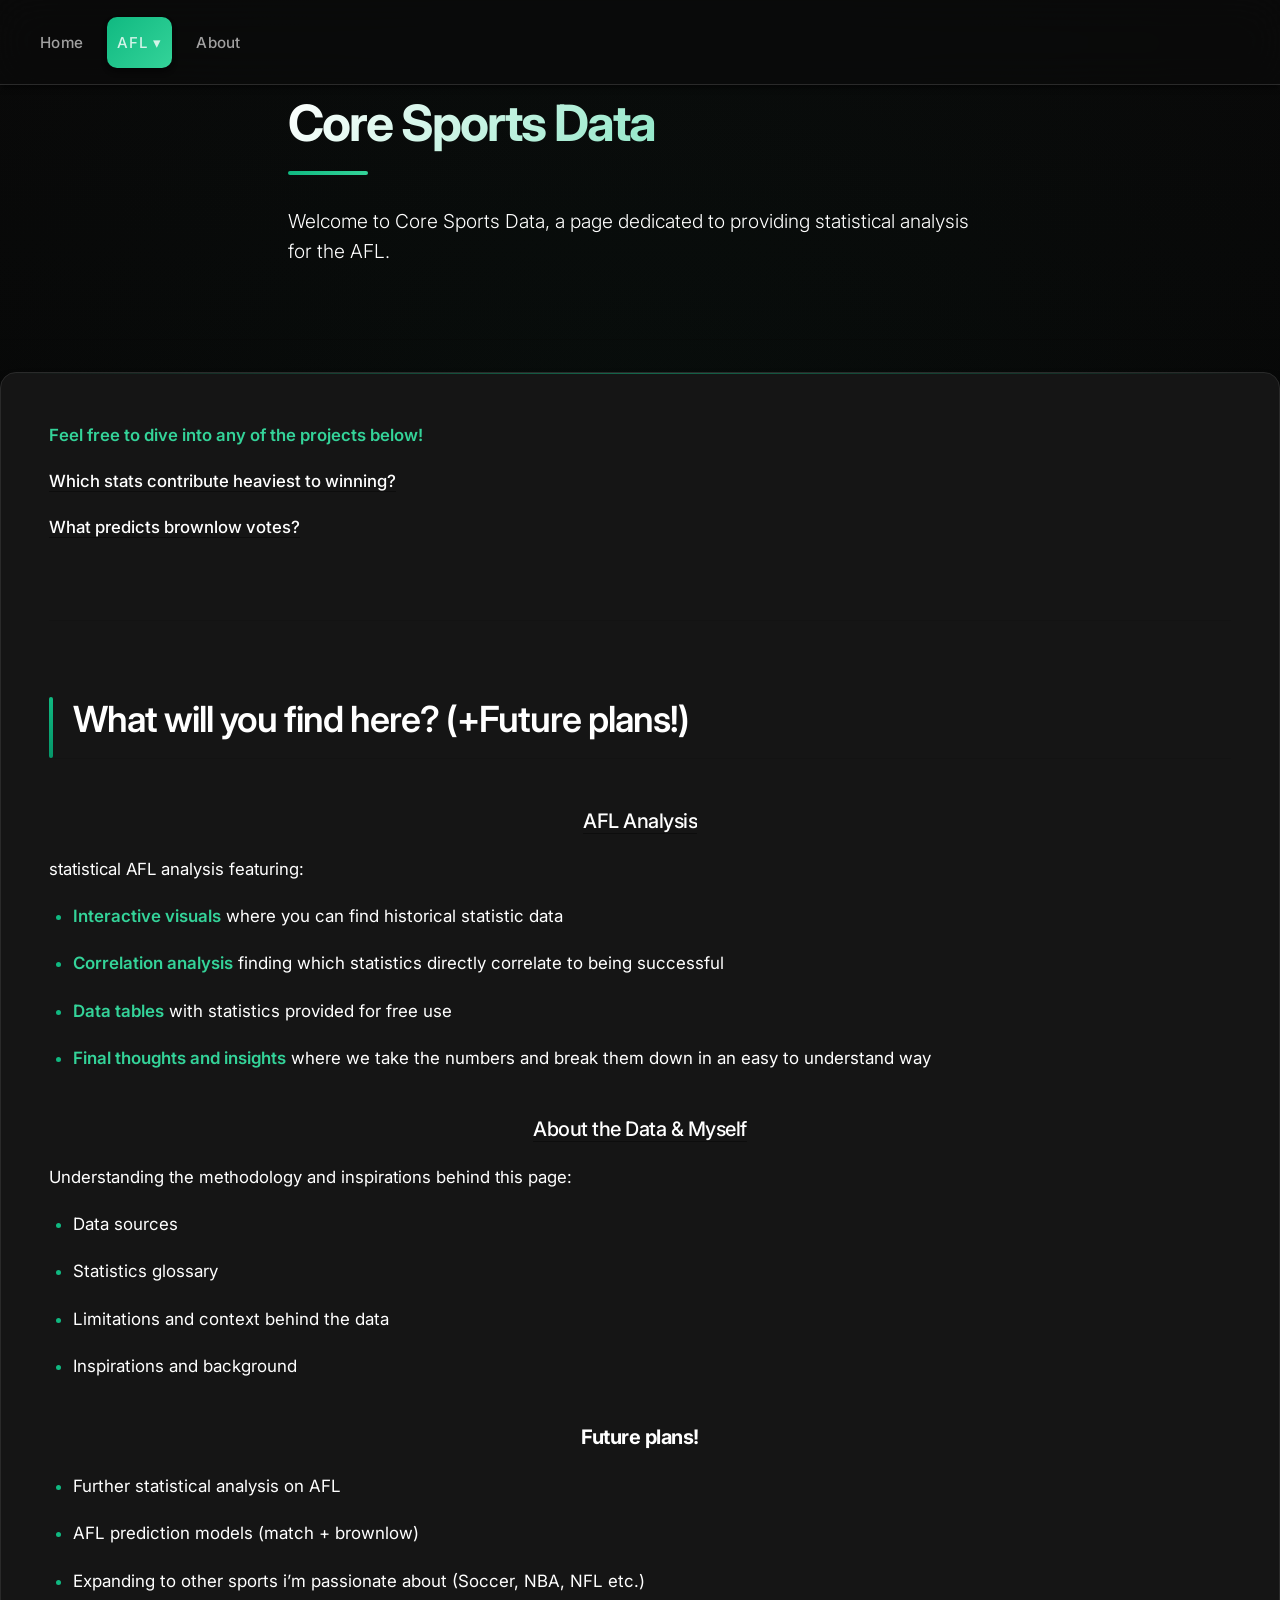
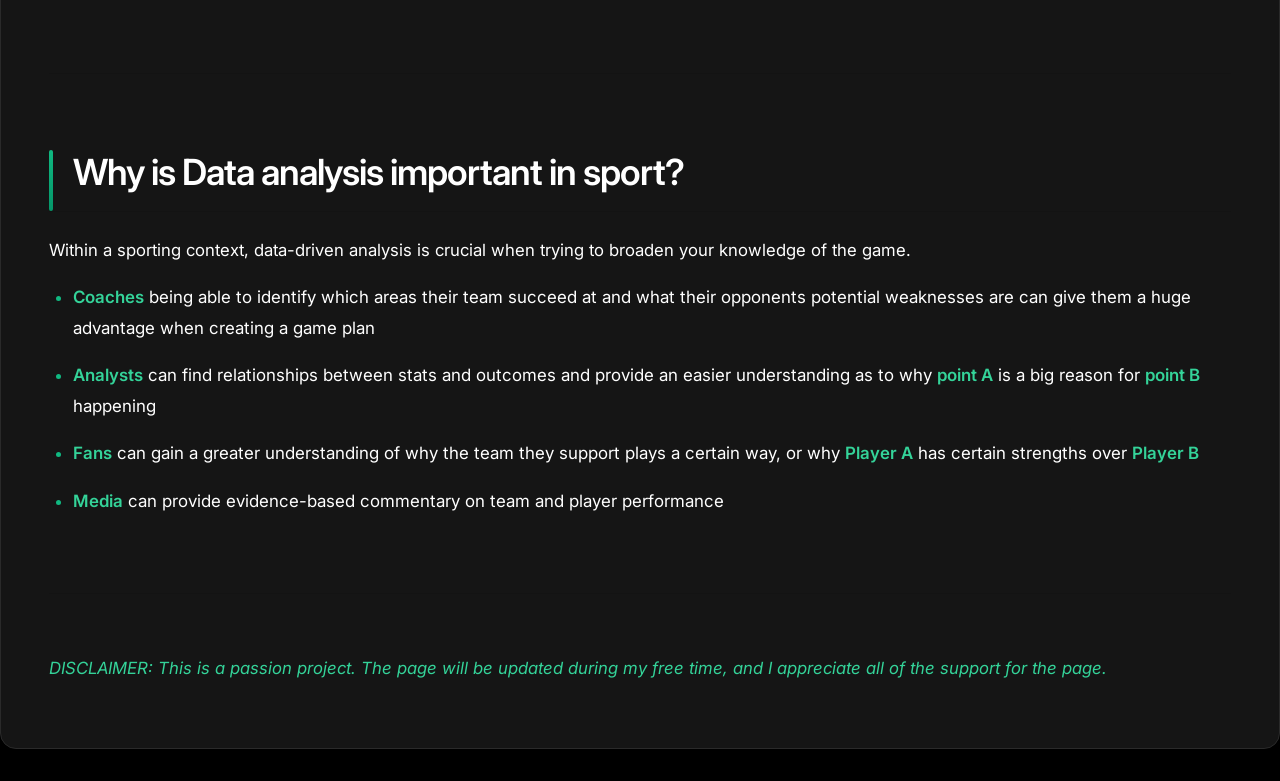
<file: docs/index.html>
<!DOCTYPE html>

<html xmlns="http://www.w3.org/1999/xhtml" lang="" xml:lang="">

<head>
  <meta charset="utf-8"/>
  <meta name="viewport" content="width=device-width, initial-scale=1"/>
  <meta http-equiv="X-UA-Compatible" content="IE=Edge,chrome=1"/>
  <meta name="generator" content="distill" />

  <style type="text/css">
  /* Hide doc at startup (prevent jankiness while JS renders/transforms) */
  body {
    visibility: hidden;
  }
  </style>

 <!--radix_placeholder_import_source-->
 <!--/radix_placeholder_import_source-->

<style type="text/css">code{white-space: pre;}</style>
<style type="text/css" data-origin="pandoc">
html { -webkit-text-size-adjust: 100%; }
pre > code.sourceCode { white-space: pre; position: relative; }
pre > code.sourceCode > span { display: inline-block; line-height: 1.25; }
pre > code.sourceCode > span:empty { height: 1.2em; }
.sourceCode { overflow: visible; }
code.sourceCode > span { color: inherit; text-decoration: inherit; }
div.sourceCode { margin: 1em 0; }
pre.sourceCode { margin: 0; }
@media screen {
div.sourceCode { overflow: auto; }
}
@media print {
pre > code.sourceCode { white-space: pre-wrap; }
pre > code.sourceCode > span { text-indent: -5em; padding-left: 5em; }
}
pre.numberSource code
  { counter-reset: source-line 0; }
pre.numberSource code > span
  { position: relative; left: -4em; counter-increment: source-line; }
pre.numberSource code > span > a:first-child::before
  { content: counter(source-line);
    position: relative; left: -1em; text-align: right; vertical-align: baseline;
    border: none; display: inline-block;
    -webkit-touch-callout: none; -webkit-user-select: none;
    -khtml-user-select: none; -moz-user-select: none;
    -ms-user-select: none; user-select: none;
    padding: 0 4px; width: 4em;
    color: #aaaaaa;
  }
pre.numberSource { margin-left: 3em; border-left: 1px solid #aaaaaa;  padding-left: 4px; }
div.sourceCode
  { color: #00769e; background-color: #f1f3f5; }
@media screen {
pre > code.sourceCode > span > a:first-child::before { text-decoration: underline; }
}
code span { color: #00769e; } /* Normal */
code span.al { color: #ad0000; } /* Alert */
code span.an { color: #5e5e5e; } /* Annotation */
code span.at { color: #657422; } /* Attribute */
code span.bn { color: #ad0000; } /* BaseN */
code span.bu { } /* BuiltIn */
code span.cf { color: #00769e; } /* ControlFlow */
code span.ch { color: #20794d; } /* Char */
code span.cn { color: #8f5902; } /* Constant */
code span.co { color: #5e5e5e; } /* Comment */
code span.cv { color: #5e5e5e; font-style: italic; } /* CommentVar */
code span.do { color: #5e5e5e; font-style: italic; } /* Documentation */
code span.dt { color: #ad0000; } /* DataType */
code span.dv { color: #ad0000; } /* DecVal */
code span.er { color: #ad0000; } /* Error */
code span.ex { } /* Extension */
code span.fl { color: #ad0000; } /* Float */
code span.fu { color: #4758ab; } /* Function */
code span.im { } /* Import */
code span.in { color: #5e5e5e; } /* Information */
code span.kw { color: #00769e; } /* Keyword */
code span.op { color: #5e5e5e; } /* Operator */
code span.ot { color: #00769e; } /* Other */
code span.pp { color: #ad0000; } /* Preprocessor */
code span.sc { color: #5e5e5e; } /* SpecialChar */
code span.ss { color: #20794d; } /* SpecialString */
code span.st { color: #20794d; } /* String */
code span.va { color: #111111; } /* Variable */
code span.vs { color: #20794d; } /* VerbatimString */
code span.wa { color: #5e5e5e; font-style: italic; } /* Warning */
</style>


  <!--radix_placeholder_meta_tags-->
  <title>Core Sports Data</title>

  <meta property="description" itemprop="description" content="Welcome to Core Sports Data, a page dedicated to providing statistical analysis for the AFL."/>



  <!--  https://developers.facebook.com/docs/sharing/webmasters#markup -->
  <meta property="og:title" content="Core Sports Data"/>
  <meta property="og:type" content="article"/>
  <meta property="og:description" content="Welcome to Core Sports Data, a page dedicated to providing statistical analysis for the AFL."/>
  <meta property="og:locale" content="en_US"/>
  <meta property="og:site_name" content="Core Sports Data"/>

  <!--  https://dev.twitter.com/cards/types/summary -->
  <meta property="twitter:card" content="summary"/>
  <meta property="twitter:title" content="Core Sports Data"/>
  <meta property="twitter:description" content="Welcome to Core Sports Data, a page dedicated to providing statistical analysis for the AFL."/>

  <!--/radix_placeholder_meta_tags-->
  <!--radix_placeholder_rmarkdown_metadata-->

  <script type="text/json" id="radix-rmarkdown-metadata">
  {"type":"list","attributes":{"names":{"type":"character","attributes":{},"value":["title","description","output"]}},"value":[{"type":"character","attributes":{},"value":["Core Sports Data"]},{"type":"character","attributes":{},"value":["Welcome to Core Sports Data, a page dedicated to providing statistical analysis for the AFL.\n"]},{"type":"list","attributes":{"names":{"type":"character","attributes":{},"value":["distill::distill_article"]}},"value":[{"type":"list","attributes":{"names":{"type":"character","attributes":{},"value":["css","includes"]}},"value":[{"type":"character","attributes":{},"value":["styles.css"]},{"type":"list","attributes":{"names":{"type":"character","attributes":{},"value":["in_header"]}},"value":[{"type":"character","attributes":{},"value":["favicon.html"]}]}]}]}]}
  </script>
  <!--/radix_placeholder_rmarkdown_metadata-->
  <!--radix_placeholder_navigation_in_header-->
  <meta name="distill:offset" content=""/>

  <script type="application/javascript">

    window.headroom_prevent_pin = false;

    window.document.addEventListener("DOMContentLoaded", function (event) {

      // initialize headroom for banner
      var header = $('header').get(0);
      var headerHeight = header.offsetHeight;
      var headroom = new Headroom(header, {
        tolerance: 5,
        onPin : function() {
          if (window.headroom_prevent_pin) {
            window.headroom_prevent_pin = false;
            headroom.unpin();
          }
        }
      });
      headroom.init();
      if(window.location.hash)
        headroom.unpin();
      $(header).addClass('headroom--transition');

      // offset scroll location for banner on hash change
      // (see: https://github.com/WickyNilliams/headroom.js/issues/38)
      window.addEventListener("hashchange", function(event) {
        window.scrollTo(0, window.pageYOffset - (headerHeight + 25));
      });

      // responsive menu
      $('.distill-site-header').each(function(i, val) {
        var topnav = $(this);
        var toggle = topnav.find('.nav-toggle');
        toggle.on('click', function() {
          topnav.toggleClass('responsive');
        });
      });

      // nav dropdowns
      $('.nav-dropbtn').click(function(e) {
        $(this).next('.nav-dropdown-content').toggleClass('nav-dropdown-active');
        $(this).parent().siblings('.nav-dropdown')
           .children('.nav-dropdown-content').removeClass('nav-dropdown-active');
      });
      $("body").click(function(e){
        $('.nav-dropdown-content').removeClass('nav-dropdown-active');
      });
      $(".nav-dropdown").click(function(e){
        e.stopPropagation();
      });
    });
  </script>

  <style type="text/css">

  /* Theme (user-documented overrideables for nav appearance) */

  .distill-site-nav {
    color: rgba(255, 255, 255, 0.8);
    background-color: #0F2E3D;
    font-size: 15px;
    font-weight: 300;
  }

  .distill-site-nav a {
    color: inherit;
    text-decoration: none;
  }

  .distill-site-nav a:hover {
    color: white;
  }

  @media print {
    .distill-site-nav {
      display: none;
    }
  }

  .distill-site-header {

  }

  .distill-site-footer {

  }


  /* Site Header */

  .distill-site-header {
    width: 100%;
    box-sizing: border-box;
    z-index: 3;
  }

  .distill-site-header .nav-left {
    display: inline-block;
    margin-left: 8px;
  }

  @media screen and (max-width: 768px) {
    .distill-site-header .nav-left {
      margin-left: 0;
    }
  }


  .distill-site-header .nav-right {
    float: right;
    margin-right: 8px;
  }

  .distill-site-header a,
  .distill-site-header .title {
    display: inline-block;
    text-align: center;
    padding: 14px 10px 14px 10px;
  }

  .distill-site-header .title {
    font-size: 18px;
    min-width: 150px;
  }

  .distill-site-header .logo {
    padding: 0;
  }

  .distill-site-header .logo img {
    display: none;
    max-height: 20px;
    width: auto;
    margin-bottom: -4px;
  }

  .distill-site-header .nav-image img {
    max-height: 18px;
    width: auto;
    display: inline-block;
    margin-bottom: -3px;
  }



  @media screen and (min-width: 1000px) {
    .distill-site-header .logo img {
      display: inline-block;
    }
    .distill-site-header .nav-left {
      margin-left: 20px;
    }
    .distill-site-header .nav-right {
      margin-right: 20px;
    }
    .distill-site-header .title {
      padding-left: 12px;
    }
  }


  .distill-site-header .nav-toggle {
    display: none;
  }

  .nav-dropdown {
    display: inline-block;
    position: relative;
  }

  .nav-dropdown .nav-dropbtn {
    border: none;
    outline: none;
    color: rgba(255, 255, 255, 0.8);
    padding: 16px 10px;
    background-color: transparent;
    font-family: inherit;
    font-size: inherit;
    font-weight: inherit;
    margin: 0;
    margin-top: 1px;
    z-index: 2;
  }

  .nav-dropdown-content {
    display: none;
    position: absolute;
    background-color: white;
    min-width: 200px;
    border: 1px solid rgba(0,0,0,0.15);
    border-radius: 4px;
    box-shadow: 0px 8px 16px 0px rgba(0,0,0,0.1);
    z-index: 1;
    margin-top: 2px;
    white-space: nowrap;
    padding-top: 4px;
    padding-bottom: 4px;
  }

  .nav-dropdown-content hr {
    margin-top: 4px;
    margin-bottom: 4px;
    border: none;
    border-bottom: 1px solid rgba(0, 0, 0, 0.1);
  }

  .nav-dropdown-active {
    display: block;
  }

  .nav-dropdown-content a, .nav-dropdown-content .nav-dropdown-header {
    color: black;
    padding: 6px 24px;
    text-decoration: none;
    display: block;
    text-align: left;
  }

  .nav-dropdown-content .nav-dropdown-header {
    display: block;
    padding: 5px 24px;
    padding-bottom: 0;
    text-transform: uppercase;
    font-size: 14px;
    color: #999999;
    white-space: nowrap;
  }

  .nav-dropdown:hover .nav-dropbtn {
    color: white;
  }

  .nav-dropdown-content a:hover {
    background-color: #ddd;
    color: black;
  }

  .nav-right .nav-dropdown-content {
    margin-left: -45%;
    right: 0;
  }

  @media screen and (max-width: 768px) {
    .distill-site-header a, .distill-site-header .nav-dropdown  {display: none;}
    .distill-site-header a.nav-toggle {
      float: right;
      display: block;
    }
    .distill-site-header .title {
      margin-left: 0;
    }
    .distill-site-header .nav-right {
      margin-right: 0;
    }
    .distill-site-header {
      overflow: hidden;
    }
    .nav-right .nav-dropdown-content {
      margin-left: 0;
    }
  }


  @media screen and (max-width: 768px) {
    .distill-site-header.responsive {position: relative; min-height: 500px; }
    .distill-site-header.responsive a.nav-toggle {
      position: absolute;
      right: 0;
      top: 0;
    }
    .distill-site-header.responsive a,
    .distill-site-header.responsive .nav-dropdown {
      display: block;
      text-align: left;
    }
    .distill-site-header.responsive .nav-left,
    .distill-site-header.responsive .nav-right {
      width: 100%;
    }
    .distill-site-header.responsive .nav-dropdown {float: none;}
    .distill-site-header.responsive .nav-dropdown-content {position: relative;}
    .distill-site-header.responsive .nav-dropdown .nav-dropbtn {
      display: block;
      width: 100%;
      text-align: left;
    }
  }

  /* Site Footer */

  .distill-site-footer {
    width: 100%;
    overflow: hidden;
    box-sizing: border-box;
    z-index: 3;
    margin-top: 30px;
    padding-top: 30px;
    padding-bottom: 30px;
    text-align: center;
  }

  /* Headroom */

  d-title {
    padding-top: 6rem;
  }

  @media print {
    d-title {
      padding-top: 4rem;
    }
  }

  .headroom {
    z-index: 1000;
    position: fixed;
    top: 0;
    left: 0;
    right: 0;
  }

  .headroom--transition {
    transition: all .4s ease-in-out;
  }

  .headroom--unpinned {
    top: -100px;
  }

  .headroom--pinned {
    top: 0;
  }

  /* adjust viewport for navbar height */
  /* helps vertically center bootstrap (non-distill) content */
  .min-vh-100 {
    min-height: calc(100vh - 100px) !important;
  }

  </style>

  <script src="site_libs/jquery-3.6.0/jquery-3.6.0.min.js"></script>
  <link href="site_libs/font-awesome-6.5.2/css/all.min.css" rel="stylesheet"/>
  <link href="site_libs/font-awesome-6.5.2/css/v4-shims.min.css" rel="stylesheet"/>
  <script src="site_libs/headroom-0.9.4/headroom.min.js"></script>
  <script src="site_libs/autocomplete-0.37.1/autocomplete.min.js"></script>
  <script src="site_libs/fuse-6.4.1/fuse.min.js"></script>

  <script type="application/javascript">

  function getMeta(metaName) {
    var metas = document.getElementsByTagName('meta');
    for (let i = 0; i < metas.length; i++) {
      if (metas[i].getAttribute('name') === metaName) {
        return metas[i].getAttribute('content');
      }
    }
    return '';
  }

  function offsetURL(url) {
    var offset = getMeta('distill:offset');
    return offset ? offset + '/' + url : url;
  }

  function createFuseIndex() {

    // create fuse index
    var options = {
      keys: [
        { name: 'title', weight: 20 },
        { name: 'categories', weight: 15 },
        { name: 'description', weight: 10 },
        { name: 'contents', weight: 5 },
      ],
      ignoreLocation: true,
      threshold: 0
    };
    var fuse = new window.Fuse([], options);

    // fetch the main search.json
    return fetch(offsetURL('search.json'))
      .then(function(response) {
        if (response.status == 200) {
          return response.json().then(function(json) {
            // index main articles
            json.articles.forEach(function(article) {
              fuse.add(article);
            });
            // download collections and index their articles
            return Promise.all(json.collections.map(function(collection) {
              return fetch(offsetURL(collection)).then(function(response) {
                if (response.status === 200) {
                  return response.json().then(function(articles) {
                    articles.forEach(function(article) {
                      fuse.add(article);
                    });
                  })
                } else {
                  return Promise.reject(
                    new Error('Unexpected status from search index request: ' +
                              response.status)
                  );
                }
              });
            })).then(function() {
              return fuse;
            });
          });

        } else {
          return Promise.reject(
            new Error('Unexpected status from search index request: ' +
                        response.status)
          );
        }
      });
  }

  window.document.addEventListener("DOMContentLoaded", function (event) {

    // get search element (bail if we don't have one)
    var searchEl = window.document.getElementById('distill-search');
    if (!searchEl)
      return;

    createFuseIndex()
      .then(function(fuse) {

        // make search box visible
        searchEl.classList.remove('hidden');

        // initialize autocomplete
        var options = {
          autoselect: true,
          hint: false,
          minLength: 2,
        };
        window.autocomplete(searchEl, options, [{
          source: function(query, callback) {
            const searchOptions = {
              isCaseSensitive: false,
              shouldSort: true,
              minMatchCharLength: 2,
              limit: 10,
            };
            var results = fuse.search(query, searchOptions);
            callback(results
              .map(function(result) { return result.item; })
            );
          },
          templates: {
            suggestion: function(suggestion) {
              var img = suggestion.preview && Object.keys(suggestion.preview).length > 0
                ? `<img src="${offsetURL(suggestion.preview)}"</img>`
                : '';
              var html = `
                <div class="search-item">
                  <h3>${suggestion.title}</h3>
                  <div class="search-item-description">
                    ${suggestion.description || ''}
                  </div>
                  <div class="search-item-preview">
                    ${img}
                  </div>
                </div>
              `;
              return html;
            }
          }
        }]).on('autocomplete:selected', function(event, suggestion) {
          window.location.href = offsetURL(suggestion.path);
        });
        // remove inline display style on autocompleter (we want to
        // manage responsive display via css)
        $('.algolia-autocomplete').css("display", "");
      })
      .catch(function(error) {
        console.log(error);
      });

  });

  </script>

  <style type="text/css">

  .nav-search {
    font-size: x-small;
  }

  /* Algolioa Autocomplete */

  .algolia-autocomplete {
    display: inline-block;
    margin-left: 10px;
    vertical-align: sub;
    background-color: white;
    color: black;
    padding: 6px;
    padding-top: 8px;
    padding-bottom: 0;
    border-radius: 6px;
    border: 1px #0F2E3D solid;
    width: 180px;
  }


  @media screen and (max-width: 768px) {
    .distill-site-nav .algolia-autocomplete {
      display: none;
      visibility: hidden;
    }
    .distill-site-nav.responsive .algolia-autocomplete {
      display: inline-block;
      visibility: visible;
    }
    .distill-site-nav.responsive .algolia-autocomplete .aa-dropdown-menu {
      margin-left: 0;
      width: 400px;
      max-height: 400px;
    }
  }

  .algolia-autocomplete .aa-input, .algolia-autocomplete .aa-hint {
    width: 90%;
    outline: none;
    border: none;
  }

  .algolia-autocomplete .aa-hint {
    color: #999;
  }
  .algolia-autocomplete .aa-dropdown-menu {
    width: 550px;
    max-height: 70vh;
    overflow-x: visible;
    overflow-y: scroll;
    padding: 5px;
    margin-top: 3px;
    margin-left: -150px;
    background-color: #fff;
    border-radius: 5px;
    border: 1px solid #999;
    border-top: none;
  }

  .algolia-autocomplete .aa-dropdown-menu .aa-suggestion {
    cursor: pointer;
    padding: 5px 4px;
    border-bottom: 1px solid #eee;
  }

  .algolia-autocomplete .aa-dropdown-menu .aa-suggestion:last-of-type {
    border-bottom: none;
    margin-bottom: 2px;
  }

  .algolia-autocomplete .aa-dropdown-menu .aa-suggestion .search-item {
    overflow: hidden;
    font-size: 0.8em;
    line-height: 1.4em;
  }

  .algolia-autocomplete .aa-dropdown-menu .aa-suggestion .search-item h3 {
    font-size: 1rem;
    margin-block-start: 0;
    margin-block-end: 5px;
  }

  .algolia-autocomplete .aa-dropdown-menu .aa-suggestion .search-item-description {
    display: inline-block;
    overflow: hidden;
    height: 2.8em;
    width: 80%;
    margin-right: 4%;
  }

  .algolia-autocomplete .aa-dropdown-menu .aa-suggestion .search-item-preview {
    display: inline-block;
    width: 15%;
  }

  .algolia-autocomplete .aa-dropdown-menu .aa-suggestion .search-item-preview img {
    height: 3em;
    width: auto;
    display: none;
  }

  .algolia-autocomplete .aa-dropdown-menu .aa-suggestion .search-item-preview img[src] {
    display: initial;
  }

  .algolia-autocomplete .aa-dropdown-menu .aa-suggestion.aa-cursor {
    background-color: #eee;
  }
  .algolia-autocomplete .aa-dropdown-menu .aa-suggestion em {
    font-weight: bold;
    font-style: normal;
  }

  </style>


  <!--/radix_placeholder_navigation_in_header-->
  <!--radix_placeholder_distill-->

  <style type="text/css">

  body {
    background-color: white;
  }

  .pandoc-table {
    width: 100%;
  }

  .pandoc-table>caption {
    margin-bottom: 10px;
  }

  .pandoc-table th:not([align]) {
    text-align: left;
  }

  .pagedtable-footer {
    font-size: 15px;
  }

  d-byline .byline {
    grid-template-columns: 2fr 2fr;
  }

  d-byline .byline h3 {
    margin-block-start: 1.5em;
  }

  d-byline .byline .authors-affiliations h3 {
    margin-block-start: 0.5em;
  }

  .authors-affiliations .orcid-id {
    width: 16px;
    height:16px;
    margin-left: 4px;
    margin-right: 4px;
    vertical-align: middle;
    padding-bottom: 2px;
  }

  d-title .dt-tags {
    margin-top: 1em;
    grid-column: text;
  }

  .dt-tags .dt-tag {
    text-decoration: none;
    display: inline-block;
    color: rgba(0,0,0,0.6);
    padding: 0em 0.4em;
    margin-right: 0.5em;
    margin-bottom: 0.4em;
    font-size: 70%;
    border: 1px solid rgba(0,0,0,0.2);
    border-radius: 3px;
    text-transform: uppercase;
    font-weight: 500;
  }

  d-article table.gt_table td,
  d-article table.gt_table th {
    border-bottom: none;
    font-size: 100%;
  }

  .html-widget {
    margin-bottom: 2.0em;
  }

  .l-screen-inset {
    padding-right: 16px;
  }

  .l-screen .caption {
    margin-left: 10px;
  }

  .shaded {
    background: rgb(247, 247, 247);
    padding-top: 20px;
    padding-bottom: 20px;
    border-top: 1px solid rgba(0, 0, 0, 0.1);
    border-bottom: 1px solid rgba(0, 0, 0, 0.1);
  }

  .shaded .html-widget {
    margin-bottom: 0;
    border: 1px solid rgba(0, 0, 0, 0.1);
  }

  .shaded .shaded-content {
    background: white;
  }

  .text-output {
    margin-top: 0;
    line-height: 1.5em;
  }

  .hidden {
    display: none !important;
  }

  hr.section-separator {
    border: none;
    border-top: 1px solid rgba(0, 0, 0, 0.1);
    margin: 0px;
  }


  d-byline {
    border-top: none;
  }

  d-article {
    padding-top: 2.5rem;
    padding-bottom: 30px;
    border-top: none;
  }

  d-appendix {
    padding-top: 30px;
  }

  d-article>p>img {
    width: 100%;
  }

  d-article h2 {
    margin: 1rem 0 1.5rem 0;
  }

  d-article h3 {
    margin-top: 1.5rem;
  }

  d-article iframe {
    border: 1px solid rgba(0, 0, 0, 0.1);
    margin-bottom: 2.0em;
    width: 100%;
  }

  /* Tweak code blocks */

  d-article div.sourceCode code,
  d-article pre code {
    font-family: Consolas, Monaco, 'Andale Mono', 'Ubuntu Mono', monospace;
  }

  d-article pre,
  d-article div.sourceCode,
  d-article div.sourceCode pre {
    overflow: auto;
  }

  d-article div.sourceCode {
    background-color: white;
  }

  d-article div.sourceCode pre {
    padding-left: 10px;
    font-size: 12px;
    border-left: 2px solid rgba(0,0,0,0.1);
  }

  d-article pre {
    font-size: 12px;
    color: black;
    background: none;
    margin-top: 0;
    text-align: left;
    white-space: pre;
    word-spacing: normal;
    word-break: normal;
    word-wrap: normal;
    line-height: 1.5;

    -moz-tab-size: 4;
    -o-tab-size: 4;
    tab-size: 4;

    -webkit-hyphens: none;
    -moz-hyphens: none;
    -ms-hyphens: none;
    hyphens: none;
  }

  d-article pre a {
    border-bottom: none;
  }

  d-article pre a:hover {
    border-bottom: none;
    text-decoration: underline;
  }

  d-article details {
    grid-column: text;
    margin-bottom: 0.8em;
  }

  @media(min-width: 768px) {

  d-article pre,
  d-article div.sourceCode,
  d-article div.sourceCode pre {
    overflow: visible !important;
  }

  d-article div.sourceCode pre {
    padding-left: 18px;
    font-size: 14px;
  }

  /* tweak for Pandoc numbered line within distill */
  d-article pre.numberSource code > span {
      left: -2em;
  }

  d-article pre {
    font-size: 14px;
  }

  }

  figure img.external {
    background: white;
    border: 1px solid rgba(0, 0, 0, 0.1);
    box-shadow: 0 1px 8px rgba(0, 0, 0, 0.1);
    padding: 18px;
    box-sizing: border-box;
  }

  /* CSS for d-contents */

  .d-contents {
    grid-column: text;
    color: rgba(0,0,0,0.8);
    font-size: 0.9em;
    padding-bottom: 1em;
    margin-bottom: 1em;
    padding-bottom: 0.5em;
    margin-bottom: 1em;
    padding-left: 0.25em;
    justify-self: start;
  }

  @media(min-width: 1000px) {
    .d-contents.d-contents-float {
      height: 0;
      grid-column-start: 1;
      grid-column-end: 4;
      justify-self: center;
      padding-right: 3em;
      padding-left: 2em;
    }
  }

  .d-contents nav h3 {
    font-size: 18px;
    margin-top: 0;
    margin-bottom: 1em;
  }

  .d-contents li {
    list-style-type: none
  }

  .d-contents nav > ul {
    padding-left: 0;
  }

  .d-contents ul {
    padding-left: 1em
  }

  .d-contents nav ul li {
    margin-top: 0.6em;
    margin-bottom: 0.2em;
  }

  .d-contents nav a {
    font-size: 13px;
    border-bottom: none;
    text-decoration: none
    color: rgba(0, 0, 0, 0.8);
  }

  .d-contents nav a:hover {
    text-decoration: underline solid rgba(0, 0, 0, 0.6)
  }

  .d-contents nav > ul > li > a {
    font-weight: 600;
  }

  .d-contents nav > ul > li > ul {
    font-weight: inherit;
  }

  .d-contents nav > ul > li > ul > li {
    margin-top: 0.2em;
  }


  .d-contents nav ul {
    margin-top: 0;
    margin-bottom: 0.25em;
  }

  .d-article-with-toc h2:nth-child(2) {
    margin-top: 0;
  }


  /* Figure */

  .figure {
    position: relative;
    margin-bottom: 2.5em;
    margin-top: 1.5em;
  }

  .figure .caption {
    color: rgba(0, 0, 0, 0.6);
    font-size: 12px;
    line-height: 1.5em;
  }

  .figure img.external {
    background: white;
    border: 1px solid rgba(0, 0, 0, 0.1);
    box-shadow: 0 1px 8px rgba(0, 0, 0, 0.1);
    padding: 18px;
    box-sizing: border-box;
  }

  .figure .caption a {
    color: rgba(0, 0, 0, 0.6);
  }

  .figure .caption b,
  .figure .caption strong, {
    font-weight: 600;
    color: rgba(0, 0, 0, 1.0);
  }

  /* Citations */

  d-article .citation {
    color: inherit;
    cursor: inherit;
  }

  div.hanging-indent{
    margin-left: 1em; text-indent: -1em;
  }

  /* Citation hover box */

  .tippy-box[data-theme~=light-border] {
    background-color: rgba(250, 250, 250, 0.95);
  }

  .tippy-content > p {
    margin-bottom: 0;
    padding: 2px;
  }


  /* Tweak 1000px media break to show more text */

  @media(min-width: 1000px) {
    .base-grid,
    distill-header,
    d-title,
    d-abstract,
    d-article,
    d-appendix,
    distill-appendix,
    d-byline,
    d-footnote-list,
    d-citation-list,
    distill-footer {
      grid-template-columns: [screen-start] 1fr [page-start kicker-start] 80px [middle-start] 50px [text-start kicker-end] 65px 65px 65px 65px 65px 65px 65px 65px [text-end gutter-start] 65px [middle-end] 65px [page-end gutter-end] 1fr [screen-end];
      grid-column-gap: 16px;
    }

    .grid {
      grid-column-gap: 16px;
    }

    d-article {
      font-size: 1.06rem;
      line-height: 1.7em;
    }
    figure .caption, .figure .caption, figure figcaption {
      font-size: 13px;
    }
  }

  @media(min-width: 1180px) {
    .base-grid,
    distill-header,
    d-title,
    d-abstract,
    d-article,
    d-appendix,
    distill-appendix,
    d-byline,
    d-footnote-list,
    d-citation-list,
    distill-footer {
      grid-template-columns: [screen-start] 1fr [page-start kicker-start] 60px [middle-start] 60px [text-start kicker-end] 60px 60px 60px 60px 60px 60px 60px 60px [text-end gutter-start] 60px [middle-end] 60px [page-end gutter-end] 1fr [screen-end];
      grid-column-gap: 32px;
    }

    .grid {
      grid-column-gap: 32px;
    }
  }


  /* Get the citation styles for the appendix (not auto-injected on render since
     we do our own rendering of the citation appendix) */

  d-appendix .citation-appendix,
  .d-appendix .citation-appendix {
    font-size: 11px;
    line-height: 15px;
    border-left: 1px solid rgba(0, 0, 0, 0.1);
    padding-left: 18px;
    border: 1px solid rgba(0,0,0,0.1);
    background: rgba(0, 0, 0, 0.02);
    padding: 10px 18px;
    border-radius: 3px;
    color: rgba(150, 150, 150, 1);
    overflow: hidden;
    margin-top: -12px;
    white-space: pre-wrap;
    word-wrap: break-word;
  }

  /* Include appendix styles here so they can be overridden */

  d-appendix {
    contain: layout style;
    font-size: 0.8em;
    line-height: 1.7em;
    margin-top: 60px;
    margin-bottom: 0;
    border-top: 1px solid rgba(0, 0, 0, 0.1);
    color: rgba(0,0,0,0.5);
    padding-top: 60px;
    padding-bottom: 48px;
  }

  d-appendix h3 {
    grid-column: page-start / text-start;
    font-size: 15px;
    font-weight: 500;
    margin-top: 1em;
    margin-bottom: 0;
    color: rgba(0,0,0,0.65);
  }

  d-appendix h3 + * {
    margin-top: 1em;
  }

  d-appendix ol {
    padding: 0 0 0 15px;
  }

  @media (min-width: 768px) {
    d-appendix ol {
      padding: 0 0 0 30px;
      margin-left: -30px;
    }
  }

  d-appendix li {
    margin-bottom: 1em;
  }

  d-appendix a {
    color: rgba(0, 0, 0, 0.6);
  }

  d-appendix > * {
    grid-column: text;
  }

  d-appendix > d-footnote-list,
  d-appendix > d-citation-list,
  d-appendix > distill-appendix {
    grid-column: screen;
  }

  /* Include footnote styles here so they can be overridden */

  d-footnote-list {
    contain: layout style;
  }

  d-footnote-list > * {
    grid-column: text;
  }

  d-footnote-list a.footnote-backlink {
    color: rgba(0,0,0,0.3);
    padding-left: 0.5em;
  }



  /* Anchor.js */

  .anchorjs-link {
    /*transition: all .25s linear; */
    text-decoration: none;
    border-bottom: none;
  }
  *:hover > .anchorjs-link {
    margin-left: -1.125em !important;
    text-decoration: none;
    border-bottom: none;
  }

  /* Social footer */

  .social_footer {
    margin-top: 30px;
    margin-bottom: 0;
    color: rgba(0,0,0,0.67);
  }

  .disqus-comments {
    margin-right: 30px;
  }

  .disqus-comment-count {
    border-bottom: 1px solid rgba(0, 0, 0, 0.4);
    cursor: pointer;
  }

  #disqus_thread {
    margin-top: 30px;
  }

  .article-sharing a {
    border-bottom: none;
    margin-right: 8px;
  }

  .article-sharing a:hover {
    border-bottom: none;
  }

  .sidebar-section.subscribe {
    font-size: 12px;
    line-height: 1.6em;
  }

  .subscribe p {
    margin-bottom: 0.5em;
  }


  .article-footer .subscribe {
    font-size: 15px;
    margin-top: 45px;
  }


  .sidebar-section.custom {
    font-size: 12px;
    line-height: 1.6em;
  }

  .custom p {
    margin-bottom: 0.5em;
  }

  /* Styles for listing layout (hide title) */
  .layout-listing d-title, .layout-listing .d-title {
    display: none;
  }

  /* Styles for posts lists (not auto-injected) */


  .posts-with-sidebar {
    padding-left: 45px;
    padding-right: 45px;
  }

  .posts-list .description h2,
  .posts-list .description p {
    font-family: -apple-system, BlinkMacSystemFont, "Segoe UI", Roboto, Oxygen, Ubuntu, Cantarell, "Fira Sans", "Droid Sans", "Helvetica Neue", Arial, sans-serif;
  }

  .posts-list .description h2 {
    font-weight: 700;
    border-bottom: none;
    padding-bottom: 0;
  }

  .posts-list h2.post-tag {
    border-bottom: 1px solid rgba(0, 0, 0, 0.2);
    padding-bottom: 12px;
  }
  .posts-list {
    margin-top: 60px;
    margin-bottom: 24px;
  }

  .posts-list .post-preview {
    text-decoration: none;
    overflow: hidden;
    display: block;
    border-bottom: 1px solid rgba(0, 0, 0, 0.1);
    padding: 24px 0;
  }

  .post-preview-last {
    border-bottom: none !important;
  }

  .posts-list .posts-list-caption {
    grid-column: screen;
    font-weight: 400;
  }

  .posts-list .post-preview h2 {
    margin: 0 0 6px 0;
    line-height: 1.2em;
    font-style: normal;
    font-size: 24px;
  }

  .posts-list .post-preview p {
    margin: 0 0 12px 0;
    line-height: 1.4em;
    font-size: 16px;
  }

  .posts-list .post-preview .thumbnail {
    box-sizing: border-box;
    margin-bottom: 24px;
    position: relative;
    max-width: 500px;
  }
  .posts-list .post-preview img {
    width: 100%;
    display: block;
  }

  .posts-list .metadata {
    font-size: 12px;
    line-height: 1.4em;
    margin-bottom: 18px;
  }

  .posts-list .metadata > * {
    display: inline-block;
  }

  .posts-list .metadata .publishedDate {
    margin-right: 2em;
  }

  .posts-list .metadata .dt-authors {
    display: block;
    margin-top: 0.3em;
    margin-right: 2em;
  }

  .posts-list .dt-tags {
    display: block;
    line-height: 1em;
  }

  .posts-list .dt-tags .dt-tag {
    display: inline-block;
    color: rgba(0,0,0,0.6);
    padding: 0.3em 0.4em;
    margin-right: 0.2em;
    margin-bottom: 0.4em;
    font-size: 60%;
    border: 1px solid rgba(0,0,0,0.2);
    border-radius: 3px;
    text-transform: uppercase;
    font-weight: 500;
  }

  .posts-list img {
    opacity: 1;
  }

  .posts-list img[data-src] {
    opacity: 0;
  }

  .posts-more {
    clear: both;
  }


  .posts-sidebar {
    font-size: 16px;
  }

  .posts-sidebar h3 {
    font-size: 16px;
    margin-top: 0;
    margin-bottom: 0.5em;
    font-weight: 400;
    text-transform: uppercase;
  }

  .sidebar-section {
    margin-bottom: 30px;
  }

  .categories ul {
    list-style-type: none;
    margin: 0;
    padding: 0;
  }

  .categories li {
    color: rgba(0, 0, 0, 0.8);
    margin-bottom: 0;
  }

  .categories li>a {
    border-bottom: none;
  }

  .categories li>a:hover {
    border-bottom: 1px solid rgba(0, 0, 0, 0.4);
  }

  .categories .active {
    font-weight: 600;
  }

  .categories .category-count {
    color: rgba(0, 0, 0, 0.4);
  }


  @media(min-width: 768px) {
    .posts-list .post-preview h2 {
      font-size: 26px;
    }
    .posts-list .post-preview .thumbnail {
      float: right;
      width: 30%;
      margin-bottom: 0;
    }
    .posts-list .post-preview .description {
      float: left;
      width: 45%;
    }
    .posts-list .post-preview .metadata {
      float: left;
      width: 20%;
      margin-top: 8px;
    }
    .posts-list .post-preview p {
      margin: 0 0 12px 0;
      line-height: 1.5em;
      font-size: 16px;
    }
    .posts-with-sidebar .posts-list {
      float: left;
      width: 75%;
    }
    .posts-with-sidebar .posts-sidebar {
      float: right;
      width: 20%;
      margin-top: 60px;
      padding-top: 24px;
      padding-bottom: 24px;
    }
  }


  /* Improve display for browsers without grid (IE/Edge <= 15) */

  .downlevel {
    line-height: 1.6em;
    font-family: -apple-system, BlinkMacSystemFont, "Segoe UI", Roboto, Oxygen, Ubuntu, Cantarell, "Fira Sans", "Droid Sans", "Helvetica Neue", Arial, sans-serif;
    margin: 0;
  }

  .downlevel .d-title {
    padding-top: 6rem;
    padding-bottom: 1.5rem;
  }

  .downlevel .d-title h1 {
    font-size: 50px;
    font-weight: 700;
    line-height: 1.1em;
    margin: 0 0 0.5rem;
  }

  .downlevel .d-title p {
    font-weight: 300;
    font-size: 1.2rem;
    line-height: 1.55em;
    margin-top: 0;
  }

  .downlevel .d-byline {
    padding-top: 0.8em;
    padding-bottom: 0.8em;
    font-size: 0.8rem;
    line-height: 1.8em;
  }

  .downlevel .section-separator {
    border: none;
    border-top: 1px solid rgba(0, 0, 0, 0.1);
  }

  .downlevel .d-article {
    font-size: 1.06rem;
    line-height: 1.7em;
    padding-top: 1rem;
    padding-bottom: 2rem;
  }


  .downlevel .d-appendix {
    padding-left: 0;
    padding-right: 0;
    max-width: none;
    font-size: 0.8em;
    line-height: 1.7em;
    margin-bottom: 0;
    color: rgba(0,0,0,0.5);
    padding-top: 40px;
    padding-bottom: 48px;
  }

  .downlevel .footnotes ol {
    padding-left: 13px;
  }

  .downlevel .base-grid,
  .downlevel .distill-header,
  .downlevel .d-title,
  .downlevel .d-abstract,
  .downlevel .d-article,
  .downlevel .d-appendix,
  .downlevel .distill-appendix,
  .downlevel .d-byline,
  .downlevel .d-footnote-list,
  .downlevel .d-citation-list,
  .downlevel .distill-footer,
  .downlevel .appendix-bottom,
  .downlevel .posts-container {
    padding-left: 40px;
    padding-right: 40px;
  }

  @media(min-width: 768px) {
    .downlevel .base-grid,
    .downlevel .distill-header,
    .downlevel .d-title,
    .downlevel .d-abstract,
    .downlevel .d-article,
    .downlevel .d-appendix,
    .downlevel .distill-appendix,
    .downlevel .d-byline,
    .downlevel .d-footnote-list,
    .downlevel .d-citation-list,
    .downlevel .distill-footer,
    .downlevel .appendix-bottom,
    .downlevel .posts-container {
    padding-left: 150px;
    padding-right: 150px;
    max-width: 900px;
  }
  }

  .downlevel pre code {
    display: block;
    border-left: 2px solid rgba(0, 0, 0, .1);
    padding: 0 0 0 20px;
    font-size: 14px;
  }

  .downlevel code, .downlevel pre {
    color: black;
    background: none;
    font-family: Consolas, Monaco, 'Andale Mono', 'Ubuntu Mono', monospace;
    text-align: left;
    white-space: pre;
    word-spacing: normal;
    word-break: normal;
    word-wrap: normal;
    line-height: 1.5;

    -moz-tab-size: 4;
    -o-tab-size: 4;
    tab-size: 4;

    -webkit-hyphens: none;
    -moz-hyphens: none;
    -ms-hyphens: none;
    hyphens: none;
  }

  .downlevel .posts-list .post-preview {
    color: inherit;
  }



  </style>

  <script type="application/javascript">

  function is_downlevel_browser() {
    if (bowser.isUnsupportedBrowser({ msie: "12", msedge: "16"},
                                   window.navigator.userAgent)) {
      return true;
    } else {
      return window.load_distill_framework === undefined;
    }
  }

  // show body when load is complete
  function on_load_complete() {

    // add anchors
    if (window.anchors) {
      window.anchors.options.placement = 'left';
      window.anchors.add('d-article > h2, d-article > h3, d-article > h4, d-article > h5');
    }


    // set body to visible
    document.body.style.visibility = 'visible';

    // force redraw for leaflet widgets
    if (window.HTMLWidgets) {
      var maps = window.HTMLWidgets.findAll(".leaflet");
      $.each(maps, function(i, el) {
        var map = this.getMap();
        map.invalidateSize();
        map.eachLayer(function(layer) {
          if (layer instanceof L.TileLayer)
            layer.redraw();
        });
      });
    }

    // trigger 'shown' so htmlwidgets resize
    $('d-article').trigger('shown');
  }

  function init_distill() {

    init_common();

    // create front matter
    var front_matter = $('<d-front-matter></d-front-matter>');
    $('#distill-front-matter').wrap(front_matter);

    // create d-title
    $('.d-title').changeElementType('d-title');

    // separator
    var separator = '<hr class="section-separator" style="clear: both"/>';
    // prepend separator above appendix
    $('.d-byline').before(separator);
    $('.d-article').before(separator);

    // create d-byline
    var byline = $('<d-byline></d-byline>');
    $('.d-byline').replaceWith(byline);

    // create d-article
    var article = $('<d-article></d-article>');
    $('.d-article').wrap(article).children().unwrap();

    // move posts container into article
    $('.posts-container').appendTo($('d-article'));

    // create d-appendix
    $('.d-appendix').changeElementType('d-appendix');

    // flag indicating that we have appendix items
    var appendix = $('.appendix-bottom').children('h3').length > 0;

    // replace footnotes with <d-footnote>
    $('.footnote-ref').each(function(i, val) {
      appendix = true;
      var href = $(this).attr('href');
      var id = href.replace('#', '');
      var fn = $('#' + id);
      var fn_p = $('#' + id + '>p');
      fn_p.find('.footnote-back').remove();
      var text = fn_p.html();
      var dtfn = $('<d-footnote></d-footnote>');
      dtfn.html(text);
      $(this).replaceWith(dtfn);
    });
    // remove footnotes
    $('.footnotes').remove();

    // move refs into #references-listing
    $('#references-listing').replaceWith($('#refs'));

    $('h1.appendix, h2.appendix').each(function(i, val) {
      $(this).changeElementType('h3');
    });
    $('h3.appendix').each(function(i, val) {
      var id = $(this).attr('id');
      $('.d-contents a[href="#' + id + '"]').parent().remove();
      appendix = true;
      $(this).nextUntil($('h1, h2, h3')).addBack().appendTo($('d-appendix'));
    });

    // show d-appendix if we have appendix content
    $("d-appendix").css('display', appendix ? 'grid' : 'none');

    // localize layout chunks to just output
    $('.layout-chunk').each(function(i, val) {

      // capture layout
      var layout = $(this).attr('data-layout');

      // apply layout to markdown level block elements
      var elements = $(this).children().not('details, div.sourceCode, pre, script');
      elements.each(function(i, el) {
        var layout_div = $('<div class="' + layout + '"></div>');
        if (layout_div.hasClass('shaded')) {
          var shaded_content = $('<div class="shaded-content"></div>');
          $(this).wrap(shaded_content);
          $(this).parent().wrap(layout_div);
        } else {
          $(this).wrap(layout_div);
        }
      });


      // unwrap the layout-chunk div
      $(this).children().unwrap();
    });

    // remove code block used to force  highlighting css
    $('.distill-force-highlighting-css').parent().remove();

    // remove empty line numbers inserted by pandoc when using a
    // custom syntax highlighting theme, except when numbering line
    // in code chunk
    $('pre:not(.numberLines) code.sourceCode a:empty').remove();

    // load distill framework
    load_distill_framework();

    // wait for window.distillRunlevel == 4 to do post processing
    function distill_post_process() {

      if (!window.distillRunlevel || window.distillRunlevel < 4)
        return;

      // hide author/affiliations entirely if we have no authors
      var front_matter = JSON.parse($("#distill-front-matter").html());
      var have_authors = front_matter.authors && front_matter.authors.length > 0;
      if (!have_authors)
        $('d-byline').addClass('hidden');

      // article with toc class
      $('.d-contents').parent().addClass('d-article-with-toc');

      // strip links that point to #
      $('.authors-affiliations').find('a[href="#"]').removeAttr('href');

      // add orcid ids
      $('.authors-affiliations').find('.author').each(function(i, el) {
        var orcid_id = front_matter.authors[i].orcidID;
        var author_name = front_matter.authors[i].author
        if (orcid_id) {
          var a = $('<a></a>');
          a.attr('href', 'https://orcid.org/' + orcid_id);
          var img = $('<img></img>');
          img.addClass('orcid-id');
          img.attr('alt', author_name ? 'ORCID ID for ' + author_name : 'ORCID ID');
          img.attr('src','[data-uri]');
          a.append(img);
          $(this).append(a);
        }
      });

      // hide elements of author/affiliations grid that have no value
      function hide_byline_column(caption) {
        $('d-byline').find('h3:contains("' + caption + '")').parent().css('visibility', 'hidden');
      }

      // affiliations
      var have_affiliations = false;
      for (var i = 0; i<front_matter.authors.length; ++i) {
        var author = front_matter.authors[i];
        if (author.affiliation !== "&nbsp;") {
          have_affiliations = true;
          break;
        }
      }
      if (!have_affiliations)
        $('d-byline').find('h3:contains("Affiliations")').css('visibility', 'hidden');

      // published date
      if (!front_matter.publishedDate)
        hide_byline_column("Published");

      // document object identifier
      var doi = $('d-byline').find('h3:contains("DOI")');
      var doi_p = doi.next().empty();
      if (!front_matter.doi) {
        // if we have a citation and valid citationText then link to that
        if ($('#citation').length > 0 && front_matter.citationText) {
          doi.html('Citation');
          $('<a href="#citation"></a>')
            .text(front_matter.citationText)
            .appendTo(doi_p);
        } else {
          hide_byline_column("DOI");
        }
      } else {
        $('<a></a>')
           .attr('href', "https://doi.org/" + front_matter.doi)
           .html(front_matter.doi)
           .appendTo(doi_p);
      }

       // change plural form of authors/affiliations
      if (front_matter.authors.length === 1) {
        var grid = $('.authors-affiliations');
        grid.children('h3:contains("Authors")').text('Author');
        grid.children('h3:contains("Affiliations")').text('Affiliation');
      }

      // remove d-appendix and d-footnote-list local styles
      $('d-appendix > style:first-child').remove();
      $('d-footnote-list > style:first-child').remove();

      // move appendix-bottom entries to the bottom
      $('.appendix-bottom').appendTo('d-appendix').children().unwrap();
      $('.appendix-bottom').remove();

      // hoverable references
      $('span.citation[data-cites]').each(function() {
        const citeChild = $(this).children()[0]
        // Do not process if @xyz has been used without escaping and without bibliography activated
        // https://github.com/rstudio/distill/issues/466
        if (citeChild === undefined) return true

        if (citeChild.nodeName == "D-FOOTNOTE") {
          var fn = citeChild
          $(this).html(fn.shadowRoot.querySelector("sup"))
          $(this).id = fn.id
          fn.remove()
        }
        var refs = $(this).attr('data-cites').split(" ");
        var refHtml = refs.map(function(ref) {
          // Could use CSS.escape too here, we insure backward compatibility in navigator
          return "<p>" + $('div[id="ref-' + ref + '"]').html() + "</p>";
        }).join("\n");
        window.tippy(this, {
          allowHTML: true,
          content: refHtml,
          maxWidth: 500,
          interactive: true,
          interactiveBorder: 10,
          theme: 'light-border',
          placement: 'bottom-start'
        });
      });

      // fix footnotes in tables (#411)
      // replacing broken distill.pub feature
      $('table d-footnote').each(function() {
        // we replace internal showAtNode methode which is triggered when hovering a footnote
        this.hoverBox.showAtNode = function(node) {
          // ported from https://github.com/distillpub/template/pull/105/files
          calcOffset = function(elem) {
              let x = elem.offsetLeft;
              let y = elem.offsetTop;
              // Traverse upwards until an `absolute` element is found or `elem`
              // becomes null.
              while (elem = elem.offsetParent && elem.style.position != 'absolute') {
                  x += elem.offsetLeft;
                  y += elem.offsetTop;
              }

              return { left: x, top: y };
          }
          // https://developer.mozilla.org/en-US/docs/Web/API/HTMLElement/offsetTop
          const bbox = node.getBoundingClientRect();
          const offset = calcOffset(node);
          this.show([offset.left + bbox.width, offset.top + bbox.height]);
        }
      })

      // clear polling timer
      clearInterval(tid);

      // show body now that everything is ready
      on_load_complete();
    }

    var tid = setInterval(distill_post_process, 50);
    distill_post_process();

  }

  function init_downlevel() {

    init_common();

     // insert hr after d-title
    $('.d-title').after($('<hr class="section-separator"/>'));

    // check if we have authors
    var front_matter = JSON.parse($("#distill-front-matter").html());
    var have_authors = front_matter.authors && front_matter.authors.length > 0;

    // manage byline/border
    if (!have_authors)
      $('.d-byline').remove();
    $('.d-byline').after($('<hr class="section-separator"/>'));
    $('.d-byline a').remove();

    // remove toc
    $('.d-contents').remove();

    // move appendix elements
    $('h1.appendix, h2.appendix').each(function(i, val) {
      $(this).changeElementType('h3');
    });
    $('h3.appendix').each(function(i, val) {
      $(this).nextUntil($('h1, h2, h3')).addBack().appendTo($('.d-appendix'));
    });


    // inject headers into references and footnotes
    var refs_header = $('<h3></h3>');
    refs_header.text('References');
    $('#refs').prepend(refs_header);

    var footnotes_header = $('<h3></h3');
    footnotes_header.text('Footnotes');
    $('.footnotes').children('hr').first().replaceWith(footnotes_header);

    // move appendix-bottom entries to the bottom
    $('.appendix-bottom').appendTo('.d-appendix').children().unwrap();
    $('.appendix-bottom').remove();

    // remove appendix if it's empty
    if ($('.d-appendix').children().length === 0)
      $('.d-appendix').remove();

    // prepend separator above appendix
    $('.d-appendix').before($('<hr class="section-separator" style="clear: both"/>'));

    // trim code
    $('pre>code').each(function(i, val) {
      $(this).html($.trim($(this).html()));
    });

    // move posts-container right before article
    $('.posts-container').insertBefore($('.d-article'));

    $('body').addClass('downlevel');

    on_load_complete();
  }


  function init_common() {

    // jquery plugin to change element types
    (function($) {
      $.fn.changeElementType = function(newType) {
        var attrs = {};

        $.each(this[0].attributes, function(idx, attr) {
          attrs[attr.nodeName] = attr.nodeValue;
        });

        this.replaceWith(function() {
          return $("<" + newType + "/>", attrs).append($(this).contents());
        });
      };
    })(jQuery);

    // prevent underline for linked images
    $('a > img').parent().css({'border-bottom' : 'none'});

    // mark non-body figures created by knitr chunks as 100% width
    $('.layout-chunk').each(function(i, val) {
      var figures = $(this).find('img, .html-widget');
      // ignore leaflet img layers (#106)
      figures = figures.filter(':not(img[class*="leaflet"])')
      if ($(this).attr('data-layout') !== "l-body") {
        figures.css('width', '100%');
      } else {
        figures.css('max-width', '100%');
        figures.filter("[width]").each(function(i, val) {
          var fig = $(this);
          fig.css('width', fig.attr('width') + 'px');
        });

      }
    });

    // auto-append index.html to post-preview links in file: protocol
    // and in rstudio ide preview
    $('.post-preview').each(function(i, val) {
      if (window.location.protocol === "file:")
        $(this).attr('href', $(this).attr('href') + "index.html");
    });

    // get rid of index.html references in header
    if (window.location.protocol !== "file:") {
      $('.distill-site-header a[href]').each(function(i,val) {
        $(this).attr('href', $(this).attr('href').replace(/^index[.]html/, "./"));
      });
    }

    // add class to pandoc style tables
    $('tr.header').parent('thead').parent('table').addClass('pandoc-table');
    $('.kable-table').children('table').addClass('pandoc-table');

    // add figcaption style to table captions
    $('caption').parent('table').addClass("figcaption");

    // initialize posts list
    if (window.init_posts_list)
      window.init_posts_list();

    // implmement disqus comment link
    $('.disqus-comment-count').click(function() {
      window.headroom_prevent_pin = true;
      $('#disqus_thread').toggleClass('hidden');
      if (!$('#disqus_thread').hasClass('hidden')) {
        var offset = $(this).offset();
        $(window).resize();
        $('html, body').animate({
          scrollTop: offset.top - 35
        });
      }
    });
  }

  document.addEventListener('DOMContentLoaded', function() {
    if (is_downlevel_browser())
      init_downlevel();
    else
      window.addEventListener('WebComponentsReady', init_distill);
  });

  </script>

  <!--/radix_placeholder_distill-->
  <script src="site_libs/header-attrs-2.30/header-attrs.js"></script>
  <script src="site_libs/popper-2.6.0/popper.min.js"></script>
  <link href="site_libs/tippy-6.2.7/tippy.css" rel="stylesheet" />
  <link href="site_libs/tippy-6.2.7/tippy-light-border.css" rel="stylesheet" />
  <script src="site_libs/tippy-6.2.7/tippy.umd.min.js"></script>
  <script src="site_libs/anchor-4.2.2/anchor.min.js"></script>
  <script src="site_libs/bowser-1.9.3/bowser.min.js"></script>
  <script src="site_libs/webcomponents-2.0.0/webcomponents.js"></script>
  <script src="site_libs/distill-2.2.21/template.v2.js"></script>
  <!--radix_placeholder_site_in_header-->
  <link rel="icon" type="image/x-icon" href="favicon.ico">
  <link rel="shortcut icon" type="image/x-icon" href="favicon.ico">
  <style type="text/css">
  /* Ultra-Modern, Premium Design - Sleek & Classy */

  /* Import Google Fonts for Premium Typography */
  @import url('https://fonts.googleapis.com/css2?family=Inter:wght@300;400;500;600;700;800&family=JetBrains+Mono:wght@400;500&display=swap');

  /* CSS Variables for Consistent Theming */
  :root {
    --color-primary: #10b981;
    --color-primary-dark: #059669;
    --color-primary-light: #34d399;
    --color-background: #0a0a0a;
    --color-surface: #151515;
    --color-surface-elevated: #1e1e1e;
    --color-border: #2a2a2a;
    --color-text-primary: #ffffff;
    --color-text-secondary: #a1a1a1;
    --color-accent: #3b82f6;
    --shadow-sm: 0 1px 2px 0 rgba(0, 0, 0, 0.3);
    --shadow-md: 0 4px 6px -1px rgba(0, 0, 0, 0.4), 0 2px 4px -1px rgba(0, 0, 0, 0.3);
    --shadow-lg: 0 10px 15px -3px rgba(0, 0, 0, 0.5), 0 4px 6px -2px rgba(0, 0, 0, 0.3);
    --shadow-xl: 0 20px 25px -5px rgba(0, 0, 0, 0.6), 0 10px 10px -5px rgba(0, 0, 0, 0.3);
    --transition-fast: 150ms cubic-bezier(0.4, 0, 0.2, 1);
    --transition-base: 300ms cubic-bezier(0.4, 0, 0.2, 1);
    --transition-slow: 500ms cubic-bezier(0.4, 0, 0.2, 1);
  }

  /* Body and Base Styling */
  body {
    background: linear-gradient(180deg, #0a0a0a 0%, #000000 100%);
    color: var(--color-text-primary);
    font-family: 'Inter', -apple-system, BlinkMacSystemFont, 'Segoe UI', sans-serif;
    margin: 0;
    padding: 0;
    line-height: 1.65;
    font-size: 16px;
    font-weight: 400;
    -webkit-font-smoothing: antialiased;
    -moz-osx-font-smoothing: grayscale;
    overflow-x: hidden;
    width: 100%;
    box-sizing: border-box;
  }

  *, *::before, *::after {
    box-sizing: border-box;
  }

  /* Animated Background Gradient */
  body::before {
    content: '';
    position: fixed;
    top: -50%;
    left: -50%;
    width: 200%;
    height: 200%;
    background: radial-gradient(circle at 50% 50%, rgba(16, 185, 129, 0.03) 0%, transparent 50%);
    animation: rotate 30s linear infinite;
    pointer-events: none;
    z-index: -1;
  }

  @keyframes rotate {
    0% { transform: rotate(0deg); }
    100% { transform: rotate(360deg); }
  }

  /* Full Width Container - Balanced Layout */
  .container-fluid,
  .distill-site-header,
  d-article,
  .container,
  .d-contents,
  .d-article,
  body > div,
  #main,
  .main-content {
    max-width: 1600px !important;
    width: 100% !important;
    padding-left: 3rem;
    padding-right: 3rem;
    margin-left: auto !important;
    margin-right: auto !important;
    box-sizing: border-box;
  }

  /* Article Content */
  d-article .article-content,
  .article-content,
  d-title,
  d-byline,
  d-article > *,
  .l-body,
  .l-page,
  .l-gutter,
  .l-text,
  .l-middle,
  .l-screen,
  .l-screen-inset,
  .l-body-outset {
    max-width: 100% !important;
    margin: 0 auto;
    padding-left: 0;
    padding-right: 0;
    grid-column: 1 / -1 !important;
    box-sizing: border-box;
    overflow-x: hidden;
  }

  /* Premium Card-like Content Sections */
  d-article {
    background: var(--color-surface);
    border-radius: 16px;
    padding: 3rem;
    margin: 2rem auto;
    border: 1px solid var(--color-border);
    box-shadow: var(--shadow-xl);
    position: relative;
    overflow: hidden;
  }

  /* Subtle gradient overlay on articles */
  d-article::before {
    content: '';
    position: absolute;
    top: 0;
    left: 0;
    right: 0;
    height: 1px;
    background: linear-gradient(90deg, transparent, var(--color-primary), transparent);
    opacity: 0.5;
  }

  /* Headings - Ultra-Modern Typography */
  h1 {
    color: var(--color-text-primary);
    font-size: clamp(2.5rem, 5vw, 4rem);
    font-weight: 800;
    letter-spacing: -2px;
    margin-bottom: 1.5rem;
    margin-top: 0;
    line-height: 1.1;
    background: linear-gradient(135deg, var(--color-text-primary) 0%, var(--color-primary-light) 100%);
    -webkit-background-clip: text;
    -webkit-text-fill-color: transparent;
    background-clip: text;
    position: relative;
    padding-bottom: 1.5rem;
  }

  h1::after {
    content: '';
    position: absolute;
    bottom: 0;
    left: 0;
    width: 80px;
    height: 4px;
    background: linear-gradient(90deg, var(--color-primary), var(--color-primary-light));
    border-radius: 2px;
  }

  h2 {
    color: var(--color-text-primary);
    font-size: clamp(1.75rem, 3vw, 2.5rem);
    font-weight: 700;
    margin-top: 4rem;
    margin-bottom: 1.5rem;
    letter-spacing: -1px;
    position: relative;
    padding-left: 1.5rem;
    line-height: 1.2;
  }

  h2::before {
    content: '';
    position: absolute;
    left: 0;
    top: 0;
    bottom: 0;
    width: 4px;
    background: linear-gradient(180deg, var(--color-primary), var(--color-primary-dark));
    border-radius: 2px;
  }

  h3 {
    color: var(--color-text-primary);
    font-size: clamp(1.25rem, 2vw, 1.75rem);
    font-weight: 600;
    margin-top: 2.5rem;
    margin-bottom: 1rem;
    letter-spacing: -0.5px;
  }

  h4, h5, h6 {
    color: var(--color-text-primary);
    font-weight: 600;
    margin-top: 2rem;
    margin-bottom: 0.75rem;
  }

  /* Links - Premium Interaction */
  a {
    color: var(--color-primary);
    text-decoration: none;
    position: relative;
    transition: color var(--transition-base);
    font-weight: 500;
  }

  a::before {
    content: '';
    position: absolute;
    width: 100%;
    height: 1px;
    bottom: -2px;
    left: 0;
    background: linear-gradient(90deg, var(--color-primary), var(--color-primary-light));
    transform: scaleX(0);
    transform-origin: right;
    transition: transform var(--transition-base);
  }

  a:hover {
    color: var(--color-primary-light);
  }

  a:hover::before {
    transform: scaleX(1);
    transform-origin: left;
  }

  /* Horizontal Rules - Elegant Divider */
  hr {
    border: 0;
    height: 1px;
    background: linear-gradient(90deg, transparent, var(--color-border), transparent);
    margin: 4rem 0;
    position: relative;
  }

  hr::before {
    content: '';
    position: absolute;
    top: -1px;
    left: 50%;
    transform: translateX(-50%);
    width: 8px;
    height: 8px;
    background: var(--color-primary);
    border-radius: 50%;
    box-shadow: 0 0 20px rgba(16, 185, 129, 0.5);
  }

  /* Lists - Clean & Spacious */
  ul, ol {
    line-height: 1.8;
    color: var(--color-text-primary);
    padding-left: 1.5rem;
    margin: 1.5rem 0;
  }

  li {
    margin-bottom: 0.75rem;
    color: var(--color-text-primary);
    position: relative;
  }

  ul li::marker {
    color: var(--color-primary);
  }

  /* Strong/Bold - Accent with Gradient */
  strong {
    color: var(--color-primary-light);
    font-weight: 600;
  }

  /* Code Blocks - Developer-Grade Styling */
  code {
    background: rgba(16, 185, 129, 0.1);
    color: var(--color-primary-light);
    padding: 0.25rem 0.5rem;
    border-radius: 6px;
    font-family: 'JetBrains Mono', 'Courier New', monospace;
    font-size: 0.9em;
    border: 1px solid rgba(16, 185, 129, 0.2);
    font-weight: 500;
  }

  pre {
    background: #000000;
    border: 1px solid var(--color-border);
    border-left: 4px solid var(--color-primary);
    padding: 1.5rem;
    overflow-x: auto;
    color: var(--color-text-primary);
    border-radius: 12px;
    box-shadow: var(--shadow-md);
    margin: 2rem 0;
  }

  pre code {
    background: transparent;
    border: none;
    padding: 0;
    color: var(--color-text-primary);
  }

  /* Blockquotes - Elegant & Impactful */
  blockquote {
    border-left: 4px solid var(--color-primary);
    padding: 1.5rem 2rem;
    margin: 2.5rem 0;
    color: var(--color-text-primary);
    font-style: italic;
    font-size: 1.1rem;
    background: var(--color-surface-elevated);
    border-radius: 0 12px 12px 0;
    box-shadow: var(--shadow-sm);
    position: relative;
  }

  blockquote::before {
    content: '"';
    position: absolute;
    top: -10px;
    left: 10px;
    font-size: 4rem;
    color: var(--color-primary);
    opacity: 0.2;
    font-family: Georgia, serif;
  }

  /* Tables - Data Visualization Excellence */
  table {
    background: var(--color-surface);
    color: var(--color-text-primary);
    width: 100%;
    border-collapse: separate;
    border-spacing: 0;
    border-radius: 12px;
    overflow: hidden;
    box-shadow: var(--shadow-lg);
    margin: 2.5rem 0;
    border: 1px solid var(--color-border);
  }

  th {
    background: linear-gradient(135deg, var(--color-primary-dark), var(--color-primary));
    color: var(--color-text-primary);
    padding: 1.25rem 1.5rem;
    text-align: left;
    font-weight: 600;
    text-transform: uppercase;
    letter-spacing: 1px;
    font-size: 0.85rem;
  }

  td {
    padding: 1.25rem 1.5rem;
    border-bottom: 1px solid var(--color-border);
    color: var(--color-text-primary);
    transition: background-color var(--transition-fast);
  }

  tr:last-child td {
    border-bottom: none;
  }

  tbody tr:hover {
    background: var(--color-surface-elevated);
  }

  tbody tr {
    transition: all var(--transition-fast);
  }

  /* Emphasis - Subtle Highlight */
  em {
    color: var(--color-primary-light);
    font-style: italic;
  }

  /* Navigation - Premium Header */
  .distill-site-header {
    background: rgba(10, 10, 10, 0.8) !important;
    backdrop-filter: blur(20px) saturate(180%);
    -webkit-backdrop-filter: blur(20px) saturate(180%);
    border-bottom: 1px solid var(--color-border);
    box-shadow: var(--shadow-md);
    padding: 1rem 0;
    position: sticky;
    top: 0;
    z-index: 1000;
    transition: all var(--transition-base);
  }

  .distill-site-nav {
    font-weight: 500;
  }

  .distill-site-nav a {
    color: var(--color-text-secondary) !important;
    padding: 0.75rem 1.25rem;
    border-radius: 8px;
    transition: all var(--transition-base);
    font-size: 0.95rem;
    letter-spacing: 0.3px;
  }

  .distill-site-nav a:hover {
    background: rgba(16, 185, 129, 0.1);
    color: var(--color-primary-light) !important;
    transform: translateY(-1px);
  }

  /* Dropdown Menu - Glass Morphism */
  .distill-site-nav .dropdown-menu {
    background: rgba(21, 21, 21, 0.95) !important;
    backdrop-filter: blur(20px) saturate(180%);
    -webkit-backdrop-filter: blur(20px) saturate(180%);
    border: 1px solid var(--color-border) !important;
    box-shadow: var(--shadow-xl);
    border-radius: 12px;
    padding: 0.75rem;
    margin-top: 0.5rem;
  }

  .distill-site-nav .dropdown-menu a,
  .distill-site-nav .dropdown-item {
    color: var(--color-text-secondary) !important;
    background-color: transparent !important;
    padding: 0.75rem 1.25rem !important;
    display: block;
    transition: all var(--transition-base);
    border-radius: 8px;
    margin: 0.25rem 0;
  }

  .distill-site-nav .dropdown-menu a:hover,
  .distill-site-nav .dropdown-item:hover {
    background: linear-gradient(135deg, var(--color-primary-dark), var(--color-primary)) !important;
    color: var(--color-text-primary) !important;
    transform: translateX(4px);
  }

  /* Paragraphs - Optimal Readability */
  p {
    color: var(--color-text-primary);
    margin-bottom: 1.5rem;
    font-size: 1.05rem;
    line-height: 1.75;
    max-width: 100%;
  }

  /* Buttons - Premium Interactive Elements */
  button, .btn {
    background: linear-gradient(135deg, var(--color-primary), var(--color-primary-light));
    color: var(--color-text-primary);
    border: none;
    padding: 1rem 2rem;
    border-radius: 10px;
    font-weight: 600;
    cursor: pointer;
    transition: all var(--transition-base);
    text-transform: uppercase;
    letter-spacing: 1px;
    font-size: 0.9rem;
    box-shadow: var(--shadow-md);
    position: relative;
    overflow: hidden;
  }

  button::before, .btn::before {
    content: '';
    position: absolute;
    top: 0;
    left: -100%;
    width: 100%;
    height: 100%;
    background: linear-gradient(90deg, transparent, rgba(255, 255, 255, 0.2), transparent);
    transition: left var(--transition-slow);
  }

  button:hover::before, .btn:hover::before {
    left: 100%;
  }

  button:hover, .btn:hover {
    transform: translateY(-2px);
    box-shadow: var(--shadow-lg);
  }

  button:active, .btn:active {
    transform: translateY(0);
  }

  /* Smooth Scrolling */
  html {
    scroll-behavior: smooth;
  }

  /* Custom Scrollbar */
  ::-webkit-scrollbar {
    width: 12px;
    height: 12px;
  }

  ::-webkit-scrollbar-track {
    background: var(--color-background);
  }

  ::-webkit-scrollbar-thumb {
    background: var(--color-border);
    border-radius: 6px;
    border: 3px solid var(--color-background);
  }

  ::-webkit-scrollbar-thumb:hover {
    background: var(--color-primary);
  }

  /* Selection Highlight */
  ::selection {
    background: var(--color-primary);
    color: var(--color-text-primary);
  }

  ::-moz-selection {
    background: var(--color-primary);
    color: var(--color-text-primary);
  }

  /* Focus Styles - Accessibility */
  *:focus {
    outline: 2px solid var(--color-primary);
    outline-offset: 3px;
    border-radius: 4px;
  }

  /* Logo Size - More Specific Selectors */
  .distill-site-header .navbar-brand img,
  .distill-site-header img,
  .navbar-brand img,
  .distill-site-nav .navbar-brand img,
  nav img,
  .distill-site-header .logo img {
    height: 66px !important;
    width: auto !important;
    max-height: 66px !important;
    margin-right: 10px !important;
    vertical-align: middle !important;
    display: inline-block !important;
  }

  /* Hide title text, show only logo */
  .distill-site-header .title,
  .navbar-header .navbar-brand-text,
  .distill-site-nav .title,
  .distill-site-header a.title,
  .navbar .title {
    display: none !important;
    visibility: hidden !important;
    font-size: 0 !important;
    width: 0 !important;
    height: 0 !important;
    overflow: hidden !important;
    position: absolute !important;
  }

  /* Premium Panels */
  .panel, .card {
    background: var(--color-surface-elevated);
    border: 1px solid var(--color-border);
    border-radius: 12px;
    padding: 2rem;
    margin: 1.5rem 0;
    box-shadow: var(--shadow-md);
    transition: all var(--transition-base);
  }

  .panel:hover, .card:hover {
    transform: translateY(-2px);
    box-shadow: var(--shadow-lg);
    border-color: var(--color-primary);
  }

  /* Loading Animation for Interactive Elements */
  @keyframes shimmer {
    0% { background-position: -1000px 0; }
    100% { background-position: 1000px 0; }
  }

  /* Responsive Design */
  @media (max-width: 768px) {
    h1 {
      font-size: 2.5rem;
      letter-spacing: -1px;
    }
    
    h2 {
      font-size: 1.75rem;
    }
    
    d-article {
      padding: 2rem 1.5rem;
      border-radius: 12px;
    }
    
    .container-fluid,
    .distill-site-header,
    d-article,
    .container {
      padding-left: 1.5rem;
      padding-right: 1.5rem;
    }
    
    table {
      font-size: 0.9rem;
    }
    
    th, td {
      padding: 0.75rem 1rem;
    }
  }

  /* Print Styles */
  @media print {
    body {
      background: white;
      color: black;
    }
    
    .distill-site-header,
    button,
    .btn {
      display: none;
    }
  }
  </style>
  <!--/radix_placeholder_site_in_header-->
  <link rel="icon" type="image/x-icon" href="favicon.ico">
  <link rel="shortcut icon" type="image/x-icon" href="favicon.ico">

  <link rel="stylesheet" href="styles.css" type="text/css"/>

</head>

<body>

<!--radix_placeholder_front_matter-->

<script id="distill-front-matter" type="text/json">
{"title":"Core Sports Data","description":"Welcome to Core Sports Data, a page dedicated to providing statistical analysis for the AFL.","authors":[]}
</script>

<!--/radix_placeholder_front_matter-->
<!--radix_placeholder_navigation_before_body-->
<header class="header header--fixed" role="banner">
<nav class="distill-site-nav distill-site-header">
<div class="nav-left">
<a href="index.html" class="title">Core Sports Data</a>
<a href="index.html">Home</a>
<div class="nav-dropdown">
<button class="nav-dropbtn">
AFL
 
<span class="down-arrow">&#x25BE;</span>
</button>
<div class="nav-dropdown-content">
<a href="AFL.html">How to win games: A basic analysis (2025)</a>
<a href="brownlow_analysis.html">What Predicts Brownlow Votes? (2026)</a>
<a href="afl_player_analysis.html">Coming soon!</a>
<a href="afl_predictions.html">Coming soon!</a>
<a href="afl_historical.html">Coming soon!</a>
</div>
</div>
<a href="about.html">About</a>
</div>
<div class="nav-right">
<a href="javascript:void(0);" class="nav-toggle">&#9776;</a>
</div>
</nav>
</header>
<!--/radix_placeholder_navigation_before_body-->
<!--radix_placeholder_site_before_body-->
<!--/radix_placeholder_site_before_body-->

<div class="d-title">
<h1>Core Sports Data</h1>

<!--radix_placeholder_categories-->
<!--/radix_placeholder_categories-->
<p><p>Welcome to Core Sports Data, a page dedicated to providing statistical analysis for the AFL.</p></p>
</div>


<div class="d-article">
<p><strong>Feel free to dive into any of the projects below!</strong></p>
<p><a href="AFL.html">Which stats contribute heaviest to winning?</a></p>
<p><a href="brownlow_analysis.html">What predicts brownlow votes?</a></p>
<hr />
<h2 id="what-will-you-find-here-future-plans">What will you find here? (+Future plans!)</h2>
<h3 id="afl-analysis"><a href="AFL.html">AFL Analysis</a></h3>
<p>statistical AFL analysis featuring:</p>
<ul>
<li><strong>Interactive visuals</strong> where you can find historical statistic data</li>
<li><strong>Correlation analysis</strong> finding which statistics directly correlate to being successful</li>
<li><strong>Data tables</strong> with statistics provided for free use</li>
<li><strong>Final thoughts and insights</strong> where we take the numbers and break them down in an easy to understand way</li>
</ul>
<h3 id="about-the-data-myself"><a href="about.html">About the Data &amp; Myself</a></h3>
<p>Understanding the methodology and inspirations behind this page:</p>
<ul>
<li>Data sources</li>
<li>Statistics glossary</li>
<li>Limitations and context behind the data</li>
<li>Inspirations and background</li>
</ul>
<h3 id="future-plans">Future plans!</h3>
<ul>
<li>Further statistical analysis on AFL</li>
<li>AFL prediction models (match + brownlow)</li>
<li>Expanding to other sports i’m passionate about (Soccer, NBA, NFL etc.)</li>
</ul>
<hr />
<h2 id="why-is-data-analysis-important-in-sport">Why is Data analysis important in sport?</h2>
<p>Within a sporting context, data-driven analysis is crucial when trying to broaden your knowledge of the game.</p>
<ul>
<li><strong>Coaches</strong> being able to identify which areas their team succeed at and what their opponents potential weaknesses are can give them a huge advantage when creating a game plan</li>
<li><strong>Analysts</strong> can find relationships between stats and outcomes and provide an easier understanding as to why <strong>point A</strong> is a big reason for <strong>point B</strong> happening<br />
</li>
<li><strong>Fans</strong> can gain a greater understanding of why the team they support plays a certain way, or why <strong>Player A</strong> has certain strengths over <strong>Player B</strong></li>
<li><strong>Media</strong> can provide evidence-based commentary on team and player performance</li>
</ul>
<hr />
<p><em>DISCLAIMER: This is a passion project. The page will be updated during my free time, and I appreciate all of the support for the page.</em></p>
<div class="sourceCode" id="cb1"><pre class="sourceCode r distill-force-highlighting-css"><code class="sourceCode r"></code></pre></div>
<!--radix_placeholder_article_footer-->
<!--/radix_placeholder_article_footer-->
</div>

<div class="d-appendix">
</div>


<!--radix_placeholder_site_after_body-->
<!--/radix_placeholder_site_after_body-->
<!--radix_placeholder_appendices-->
<div class="appendix-bottom"></div>
<!--/radix_placeholder_appendices-->
<!--radix_placeholder_navigation_after_body-->
<!--/radix_placeholder_navigation_after_body-->

</body>

</html>
</file>
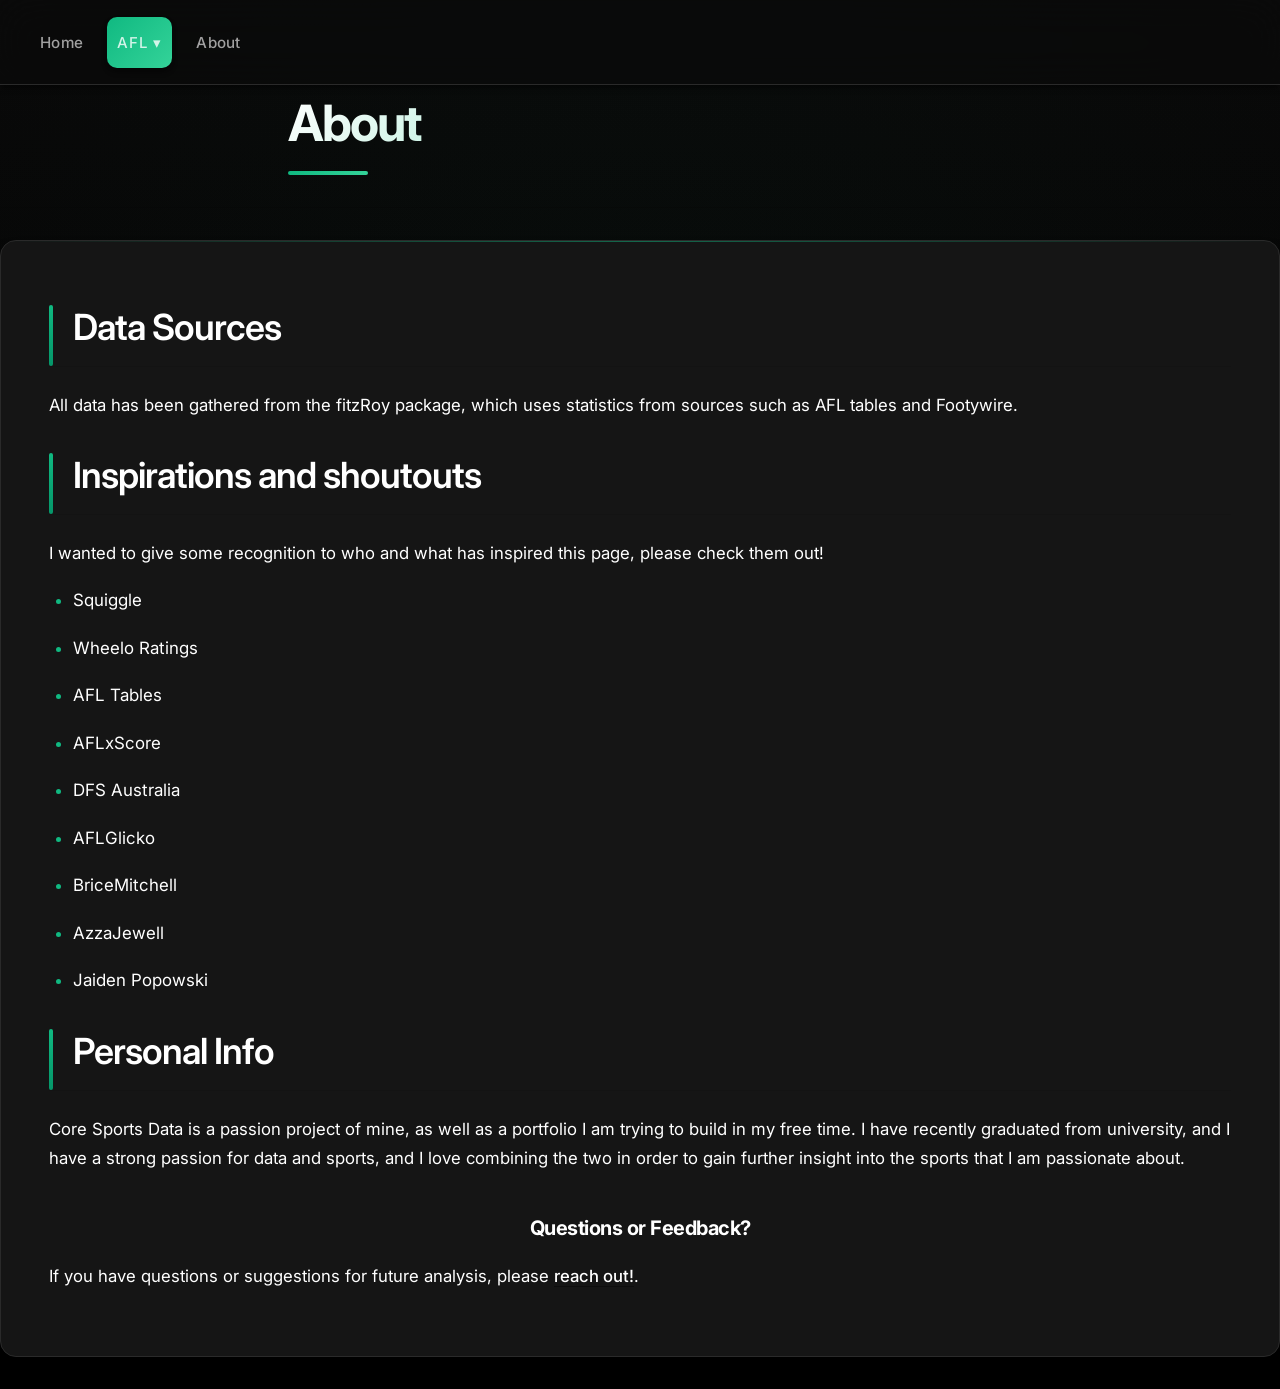
<file: docs/about.html>
<!DOCTYPE html>

<html xmlns="http://www.w3.org/1999/xhtml" lang="" xml:lang="">

<head>
  <meta charset="utf-8"/>
  <meta name="viewport" content="width=device-width, initial-scale=1"/>
  <meta http-equiv="X-UA-Compatible" content="IE=Edge,chrome=1"/>
  <meta name="generator" content="distill" />

  <style type="text/css">
  /* Hide doc at startup (prevent jankiness while JS renders/transforms) */
  body {
    visibility: hidden;
  }
  </style>

 <!--radix_placeholder_import_source-->
 <!--/radix_placeholder_import_source-->

<style type="text/css">code{white-space: pre;}</style>
<style type="text/css" data-origin="pandoc">
html { -webkit-text-size-adjust: 100%; }
pre > code.sourceCode { white-space: pre; position: relative; }
pre > code.sourceCode > span { display: inline-block; line-height: 1.25; }
pre > code.sourceCode > span:empty { height: 1.2em; }
.sourceCode { overflow: visible; }
code.sourceCode > span { color: inherit; text-decoration: inherit; }
div.sourceCode { margin: 1em 0; }
pre.sourceCode { margin: 0; }
@media screen {
div.sourceCode { overflow: auto; }
}
@media print {
pre > code.sourceCode { white-space: pre-wrap; }
pre > code.sourceCode > span { text-indent: -5em; padding-left: 5em; }
}
pre.numberSource code
  { counter-reset: source-line 0; }
pre.numberSource code > span
  { position: relative; left: -4em; counter-increment: source-line; }
pre.numberSource code > span > a:first-child::before
  { content: counter(source-line);
    position: relative; left: -1em; text-align: right; vertical-align: baseline;
    border: none; display: inline-block;
    -webkit-touch-callout: none; -webkit-user-select: none;
    -khtml-user-select: none; -moz-user-select: none;
    -ms-user-select: none; user-select: none;
    padding: 0 4px; width: 4em;
    color: #aaaaaa;
  }
pre.numberSource { margin-left: 3em; border-left: 1px solid #aaaaaa;  padding-left: 4px; }
div.sourceCode
  { color: #00769e; background-color: #f1f3f5; }
@media screen {
pre > code.sourceCode > span > a:first-child::before { text-decoration: underline; }
}
code span { color: #00769e; } /* Normal */
code span.al { color: #ad0000; } /* Alert */
code span.an { color: #5e5e5e; } /* Annotation */
code span.at { color: #657422; } /* Attribute */
code span.bn { color: #ad0000; } /* BaseN */
code span.bu { } /* BuiltIn */
code span.cf { color: #00769e; } /* ControlFlow */
code span.ch { color: #20794d; } /* Char */
code span.cn { color: #8f5902; } /* Constant */
code span.co { color: #5e5e5e; } /* Comment */
code span.cv { color: #5e5e5e; font-style: italic; } /* CommentVar */
code span.do { color: #5e5e5e; font-style: italic; } /* Documentation */
code span.dt { color: #ad0000; } /* DataType */
code span.dv { color: #ad0000; } /* DecVal */
code span.er { color: #ad0000; } /* Error */
code span.ex { } /* Extension */
code span.fl { color: #ad0000; } /* Float */
code span.fu { color: #4758ab; } /* Function */
code span.im { } /* Import */
code span.in { color: #5e5e5e; } /* Information */
code span.kw { color: #00769e; } /* Keyword */
code span.op { color: #5e5e5e; } /* Operator */
code span.ot { color: #00769e; } /* Other */
code span.pp { color: #ad0000; } /* Preprocessor */
code span.sc { color: #5e5e5e; } /* SpecialChar */
code span.ss { color: #20794d; } /* SpecialString */
code span.st { color: #20794d; } /* String */
code span.va { color: #111111; } /* Variable */
code span.vs { color: #20794d; } /* VerbatimString */
code span.wa { color: #5e5e5e; font-style: italic; } /* Warning */
</style>


  <!--radix_placeholder_meta_tags-->
  <title>Core Sports Data: About</title>




  <!--  https://developers.facebook.com/docs/sharing/webmasters#markup -->
  <meta property="og:title" content="Core Sports Data: About"/>
  <meta property="og:type" content="article"/>
  <meta property="og:locale" content="en_US"/>
  <meta property="og:site_name" content="Core Sports Data"/>

  <!--  https://dev.twitter.com/cards/types/summary -->
  <meta property="twitter:card" content="summary"/>
  <meta property="twitter:title" content="Core Sports Data: About"/>

  <!--/radix_placeholder_meta_tags-->
  <!--radix_placeholder_rmarkdown_metadata-->

  <script type="text/json" id="radix-rmarkdown-metadata">
  {"type":"list","attributes":{"names":{"type":"character","attributes":{},"value":["title","output"]}},"value":[{"type":"character","attributes":{},"value":["About"]},{"type":"list","attributes":{"names":{"type":"character","attributes":{},"value":["distill::distill_article"]}},"value":[{"type":"list","attributes":{"names":{"type":"character","attributes":{},"value":["css","includes"]}},"value":[{"type":"character","attributes":{},"value":["styles.css"]},{"type":"list","attributes":{"names":{"type":"character","attributes":{},"value":["in_header"]}},"value":[{"type":"character","attributes":{},"value":["favicon.html"]}]}]}]}]}
  </script>
  <!--/radix_placeholder_rmarkdown_metadata-->
  <!--radix_placeholder_navigation_in_header-->
  <meta name="distill:offset" content=""/>

  <script type="application/javascript">

    window.headroom_prevent_pin = false;

    window.document.addEventListener("DOMContentLoaded", function (event) {

      // initialize headroom for banner
      var header = $('header').get(0);
      var headerHeight = header.offsetHeight;
      var headroom = new Headroom(header, {
        tolerance: 5,
        onPin : function() {
          if (window.headroom_prevent_pin) {
            window.headroom_prevent_pin = false;
            headroom.unpin();
          }
        }
      });
      headroom.init();
      if(window.location.hash)
        headroom.unpin();
      $(header).addClass('headroom--transition');

      // offset scroll location for banner on hash change
      // (see: https://github.com/WickyNilliams/headroom.js/issues/38)
      window.addEventListener("hashchange", function(event) {
        window.scrollTo(0, window.pageYOffset - (headerHeight + 25));
      });

      // responsive menu
      $('.distill-site-header').each(function(i, val) {
        var topnav = $(this);
        var toggle = topnav.find('.nav-toggle');
        toggle.on('click', function() {
          topnav.toggleClass('responsive');
        });
      });

      // nav dropdowns
      $('.nav-dropbtn').click(function(e) {
        $(this).next('.nav-dropdown-content').toggleClass('nav-dropdown-active');
        $(this).parent().siblings('.nav-dropdown')
           .children('.nav-dropdown-content').removeClass('nav-dropdown-active');
      });
      $("body").click(function(e){
        $('.nav-dropdown-content').removeClass('nav-dropdown-active');
      });
      $(".nav-dropdown").click(function(e){
        e.stopPropagation();
      });
    });
  </script>

  <style type="text/css">

  /* Theme (user-documented overrideables for nav appearance) */

  .distill-site-nav {
    color: rgba(255, 255, 255, 0.8);
    background-color: #0F2E3D;
    font-size: 15px;
    font-weight: 300;
  }

  .distill-site-nav a {
    color: inherit;
    text-decoration: none;
  }

  .distill-site-nav a:hover {
    color: white;
  }

  @media print {
    .distill-site-nav {
      display: none;
    }
  }

  .distill-site-header {

  }

  .distill-site-footer {

  }


  /* Site Header */

  .distill-site-header {
    width: 100%;
    box-sizing: border-box;
    z-index: 3;
  }

  .distill-site-header .nav-left {
    display: inline-block;
    margin-left: 8px;
  }

  @media screen and (max-width: 768px) {
    .distill-site-header .nav-left {
      margin-left: 0;
    }
  }


  .distill-site-header .nav-right {
    float: right;
    margin-right: 8px;
  }

  .distill-site-header a,
  .distill-site-header .title {
    display: inline-block;
    text-align: center;
    padding: 14px 10px 14px 10px;
  }

  .distill-site-header .title {
    font-size: 18px;
    min-width: 150px;
  }

  .distill-site-header .logo {
    padding: 0;
  }

  .distill-site-header .logo img {
    display: none;
    max-height: 20px;
    width: auto;
    margin-bottom: -4px;
  }

  .distill-site-header .nav-image img {
    max-height: 18px;
    width: auto;
    display: inline-block;
    margin-bottom: -3px;
  }



  @media screen and (min-width: 1000px) {
    .distill-site-header .logo img {
      display: inline-block;
    }
    .distill-site-header .nav-left {
      margin-left: 20px;
    }
    .distill-site-header .nav-right {
      margin-right: 20px;
    }
    .distill-site-header .title {
      padding-left: 12px;
    }
  }


  .distill-site-header .nav-toggle {
    display: none;
  }

  .nav-dropdown {
    display: inline-block;
    position: relative;
  }

  .nav-dropdown .nav-dropbtn {
    border: none;
    outline: none;
    color: rgba(255, 255, 255, 0.8);
    padding: 16px 10px;
    background-color: transparent;
    font-family: inherit;
    font-size: inherit;
    font-weight: inherit;
    margin: 0;
    margin-top: 1px;
    z-index: 2;
  }

  .nav-dropdown-content {
    display: none;
    position: absolute;
    background-color: white;
    min-width: 200px;
    border: 1px solid rgba(0,0,0,0.15);
    border-radius: 4px;
    box-shadow: 0px 8px 16px 0px rgba(0,0,0,0.1);
    z-index: 1;
    margin-top: 2px;
    white-space: nowrap;
    padding-top: 4px;
    padding-bottom: 4px;
  }

  .nav-dropdown-content hr {
    margin-top: 4px;
    margin-bottom: 4px;
    border: none;
    border-bottom: 1px solid rgba(0, 0, 0, 0.1);
  }

  .nav-dropdown-active {
    display: block;
  }

  .nav-dropdown-content a, .nav-dropdown-content .nav-dropdown-header {
    color: black;
    padding: 6px 24px;
    text-decoration: none;
    display: block;
    text-align: left;
  }

  .nav-dropdown-content .nav-dropdown-header {
    display: block;
    padding: 5px 24px;
    padding-bottom: 0;
    text-transform: uppercase;
    font-size: 14px;
    color: #999999;
    white-space: nowrap;
  }

  .nav-dropdown:hover .nav-dropbtn {
    color: white;
  }

  .nav-dropdown-content a:hover {
    background-color: #ddd;
    color: black;
  }

  .nav-right .nav-dropdown-content {
    margin-left: -45%;
    right: 0;
  }

  @media screen and (max-width: 768px) {
    .distill-site-header a, .distill-site-header .nav-dropdown  {display: none;}
    .distill-site-header a.nav-toggle {
      float: right;
      display: block;
    }
    .distill-site-header .title {
      margin-left: 0;
    }
    .distill-site-header .nav-right {
      margin-right: 0;
    }
    .distill-site-header {
      overflow: hidden;
    }
    .nav-right .nav-dropdown-content {
      margin-left: 0;
    }
  }


  @media screen and (max-width: 768px) {
    .distill-site-header.responsive {position: relative; min-height: 500px; }
    .distill-site-header.responsive a.nav-toggle {
      position: absolute;
      right: 0;
      top: 0;
    }
    .distill-site-header.responsive a,
    .distill-site-header.responsive .nav-dropdown {
      display: block;
      text-align: left;
    }
    .distill-site-header.responsive .nav-left,
    .distill-site-header.responsive .nav-right {
      width: 100%;
    }
    .distill-site-header.responsive .nav-dropdown {float: none;}
    .distill-site-header.responsive .nav-dropdown-content {position: relative;}
    .distill-site-header.responsive .nav-dropdown .nav-dropbtn {
      display: block;
      width: 100%;
      text-align: left;
    }
  }

  /* Site Footer */

  .distill-site-footer {
    width: 100%;
    overflow: hidden;
    box-sizing: border-box;
    z-index: 3;
    margin-top: 30px;
    padding-top: 30px;
    padding-bottom: 30px;
    text-align: center;
  }

  /* Headroom */

  d-title {
    padding-top: 6rem;
  }

  @media print {
    d-title {
      padding-top: 4rem;
    }
  }

  .headroom {
    z-index: 1000;
    position: fixed;
    top: 0;
    left: 0;
    right: 0;
  }

  .headroom--transition {
    transition: all .4s ease-in-out;
  }

  .headroom--unpinned {
    top: -100px;
  }

  .headroom--pinned {
    top: 0;
  }

  /* adjust viewport for navbar height */
  /* helps vertically center bootstrap (non-distill) content */
  .min-vh-100 {
    min-height: calc(100vh - 100px) !important;
  }

  </style>

  <script src="site_libs/jquery-3.6.0/jquery-3.6.0.min.js"></script>
  <link href="site_libs/font-awesome-6.5.2/css/all.min.css" rel="stylesheet"/>
  <link href="site_libs/font-awesome-6.5.2/css/v4-shims.min.css" rel="stylesheet"/>
  <script src="site_libs/headroom-0.9.4/headroom.min.js"></script>
  <script src="site_libs/autocomplete-0.37.1/autocomplete.min.js"></script>
  <script src="site_libs/fuse-6.4.1/fuse.min.js"></script>

  <script type="application/javascript">

  function getMeta(metaName) {
    var metas = document.getElementsByTagName('meta');
    for (let i = 0; i < metas.length; i++) {
      if (metas[i].getAttribute('name') === metaName) {
        return metas[i].getAttribute('content');
      }
    }
    return '';
  }

  function offsetURL(url) {
    var offset = getMeta('distill:offset');
    return offset ? offset + '/' + url : url;
  }

  function createFuseIndex() {

    // create fuse index
    var options = {
      keys: [
        { name: 'title', weight: 20 },
        { name: 'categories', weight: 15 },
        { name: 'description', weight: 10 },
        { name: 'contents', weight: 5 },
      ],
      ignoreLocation: true,
      threshold: 0
    };
    var fuse = new window.Fuse([], options);

    // fetch the main search.json
    return fetch(offsetURL('search.json'))
      .then(function(response) {
        if (response.status == 200) {
          return response.json().then(function(json) {
            // index main articles
            json.articles.forEach(function(article) {
              fuse.add(article);
            });
            // download collections and index their articles
            return Promise.all(json.collections.map(function(collection) {
              return fetch(offsetURL(collection)).then(function(response) {
                if (response.status === 200) {
                  return response.json().then(function(articles) {
                    articles.forEach(function(article) {
                      fuse.add(article);
                    });
                  })
                } else {
                  return Promise.reject(
                    new Error('Unexpected status from search index request: ' +
                              response.status)
                  );
                }
              });
            })).then(function() {
              return fuse;
            });
          });

        } else {
          return Promise.reject(
            new Error('Unexpected status from search index request: ' +
                        response.status)
          );
        }
      });
  }

  window.document.addEventListener("DOMContentLoaded", function (event) {

    // get search element (bail if we don't have one)
    var searchEl = window.document.getElementById('distill-search');
    if (!searchEl)
      return;

    createFuseIndex()
      .then(function(fuse) {

        // make search box visible
        searchEl.classList.remove('hidden');

        // initialize autocomplete
        var options = {
          autoselect: true,
          hint: false,
          minLength: 2,
        };
        window.autocomplete(searchEl, options, [{
          source: function(query, callback) {
            const searchOptions = {
              isCaseSensitive: false,
              shouldSort: true,
              minMatchCharLength: 2,
              limit: 10,
            };
            var results = fuse.search(query, searchOptions);
            callback(results
              .map(function(result) { return result.item; })
            );
          },
          templates: {
            suggestion: function(suggestion) {
              var img = suggestion.preview && Object.keys(suggestion.preview).length > 0
                ? `<img src="${offsetURL(suggestion.preview)}"</img>`
                : '';
              var html = `
                <div class="search-item">
                  <h3>${suggestion.title}</h3>
                  <div class="search-item-description">
                    ${suggestion.description || ''}
                  </div>
                  <div class="search-item-preview">
                    ${img}
                  </div>
                </div>
              `;
              return html;
            }
          }
        }]).on('autocomplete:selected', function(event, suggestion) {
          window.location.href = offsetURL(suggestion.path);
        });
        // remove inline display style on autocompleter (we want to
        // manage responsive display via css)
        $('.algolia-autocomplete').css("display", "");
      })
      .catch(function(error) {
        console.log(error);
      });

  });

  </script>

  <style type="text/css">

  .nav-search {
    font-size: x-small;
  }

  /* Algolioa Autocomplete */

  .algolia-autocomplete {
    display: inline-block;
    margin-left: 10px;
    vertical-align: sub;
    background-color: white;
    color: black;
    padding: 6px;
    padding-top: 8px;
    padding-bottom: 0;
    border-radius: 6px;
    border: 1px #0F2E3D solid;
    width: 180px;
  }


  @media screen and (max-width: 768px) {
    .distill-site-nav .algolia-autocomplete {
      display: none;
      visibility: hidden;
    }
    .distill-site-nav.responsive .algolia-autocomplete {
      display: inline-block;
      visibility: visible;
    }
    .distill-site-nav.responsive .algolia-autocomplete .aa-dropdown-menu {
      margin-left: 0;
      width: 400px;
      max-height: 400px;
    }
  }

  .algolia-autocomplete .aa-input, .algolia-autocomplete .aa-hint {
    width: 90%;
    outline: none;
    border: none;
  }

  .algolia-autocomplete .aa-hint {
    color: #999;
  }
  .algolia-autocomplete .aa-dropdown-menu {
    width: 550px;
    max-height: 70vh;
    overflow-x: visible;
    overflow-y: scroll;
    padding: 5px;
    margin-top: 3px;
    margin-left: -150px;
    background-color: #fff;
    border-radius: 5px;
    border: 1px solid #999;
    border-top: none;
  }

  .algolia-autocomplete .aa-dropdown-menu .aa-suggestion {
    cursor: pointer;
    padding: 5px 4px;
    border-bottom: 1px solid #eee;
  }

  .algolia-autocomplete .aa-dropdown-menu .aa-suggestion:last-of-type {
    border-bottom: none;
    margin-bottom: 2px;
  }

  .algolia-autocomplete .aa-dropdown-menu .aa-suggestion .search-item {
    overflow: hidden;
    font-size: 0.8em;
    line-height: 1.4em;
  }

  .algolia-autocomplete .aa-dropdown-menu .aa-suggestion .search-item h3 {
    font-size: 1rem;
    margin-block-start: 0;
    margin-block-end: 5px;
  }

  .algolia-autocomplete .aa-dropdown-menu .aa-suggestion .search-item-description {
    display: inline-block;
    overflow: hidden;
    height: 2.8em;
    width: 80%;
    margin-right: 4%;
  }

  .algolia-autocomplete .aa-dropdown-menu .aa-suggestion .search-item-preview {
    display: inline-block;
    width: 15%;
  }

  .algolia-autocomplete .aa-dropdown-menu .aa-suggestion .search-item-preview img {
    height: 3em;
    width: auto;
    display: none;
  }

  .algolia-autocomplete .aa-dropdown-menu .aa-suggestion .search-item-preview img[src] {
    display: initial;
  }

  .algolia-autocomplete .aa-dropdown-menu .aa-suggestion.aa-cursor {
    background-color: #eee;
  }
  .algolia-autocomplete .aa-dropdown-menu .aa-suggestion em {
    font-weight: bold;
    font-style: normal;
  }

  </style>


  <!--/radix_placeholder_navigation_in_header-->
  <!--radix_placeholder_distill-->

  <style type="text/css">

  body {
    background-color: white;
  }

  .pandoc-table {
    width: 100%;
  }

  .pandoc-table>caption {
    margin-bottom: 10px;
  }

  .pandoc-table th:not([align]) {
    text-align: left;
  }

  .pagedtable-footer {
    font-size: 15px;
  }

  d-byline .byline {
    grid-template-columns: 2fr 2fr;
  }

  d-byline .byline h3 {
    margin-block-start: 1.5em;
  }

  d-byline .byline .authors-affiliations h3 {
    margin-block-start: 0.5em;
  }

  .authors-affiliations .orcid-id {
    width: 16px;
    height:16px;
    margin-left: 4px;
    margin-right: 4px;
    vertical-align: middle;
    padding-bottom: 2px;
  }

  d-title .dt-tags {
    margin-top: 1em;
    grid-column: text;
  }

  .dt-tags .dt-tag {
    text-decoration: none;
    display: inline-block;
    color: rgba(0,0,0,0.6);
    padding: 0em 0.4em;
    margin-right: 0.5em;
    margin-bottom: 0.4em;
    font-size: 70%;
    border: 1px solid rgba(0,0,0,0.2);
    border-radius: 3px;
    text-transform: uppercase;
    font-weight: 500;
  }

  d-article table.gt_table td,
  d-article table.gt_table th {
    border-bottom: none;
    font-size: 100%;
  }

  .html-widget {
    margin-bottom: 2.0em;
  }

  .l-screen-inset {
    padding-right: 16px;
  }

  .l-screen .caption {
    margin-left: 10px;
  }

  .shaded {
    background: rgb(247, 247, 247);
    padding-top: 20px;
    padding-bottom: 20px;
    border-top: 1px solid rgba(0, 0, 0, 0.1);
    border-bottom: 1px solid rgba(0, 0, 0, 0.1);
  }

  .shaded .html-widget {
    margin-bottom: 0;
    border: 1px solid rgba(0, 0, 0, 0.1);
  }

  .shaded .shaded-content {
    background: white;
  }

  .text-output {
    margin-top: 0;
    line-height: 1.5em;
  }

  .hidden {
    display: none !important;
  }

  hr.section-separator {
    border: none;
    border-top: 1px solid rgba(0, 0, 0, 0.1);
    margin: 0px;
  }


  d-byline {
    border-top: none;
  }

  d-article {
    padding-top: 2.5rem;
    padding-bottom: 30px;
    border-top: none;
  }

  d-appendix {
    padding-top: 30px;
  }

  d-article>p>img {
    width: 100%;
  }

  d-article h2 {
    margin: 1rem 0 1.5rem 0;
  }

  d-article h3 {
    margin-top: 1.5rem;
  }

  d-article iframe {
    border: 1px solid rgba(0, 0, 0, 0.1);
    margin-bottom: 2.0em;
    width: 100%;
  }

  /* Tweak code blocks */

  d-article div.sourceCode code,
  d-article pre code {
    font-family: Consolas, Monaco, 'Andale Mono', 'Ubuntu Mono', monospace;
  }

  d-article pre,
  d-article div.sourceCode,
  d-article div.sourceCode pre {
    overflow: auto;
  }

  d-article div.sourceCode {
    background-color: white;
  }

  d-article div.sourceCode pre {
    padding-left: 10px;
    font-size: 12px;
    border-left: 2px solid rgba(0,0,0,0.1);
  }

  d-article pre {
    font-size: 12px;
    color: black;
    background: none;
    margin-top: 0;
    text-align: left;
    white-space: pre;
    word-spacing: normal;
    word-break: normal;
    word-wrap: normal;
    line-height: 1.5;

    -moz-tab-size: 4;
    -o-tab-size: 4;
    tab-size: 4;

    -webkit-hyphens: none;
    -moz-hyphens: none;
    -ms-hyphens: none;
    hyphens: none;
  }

  d-article pre a {
    border-bottom: none;
  }

  d-article pre a:hover {
    border-bottom: none;
    text-decoration: underline;
  }

  d-article details {
    grid-column: text;
    margin-bottom: 0.8em;
  }

  @media(min-width: 768px) {

  d-article pre,
  d-article div.sourceCode,
  d-article div.sourceCode pre {
    overflow: visible !important;
  }

  d-article div.sourceCode pre {
    padding-left: 18px;
    font-size: 14px;
  }

  /* tweak for Pandoc numbered line within distill */
  d-article pre.numberSource code > span {
      left: -2em;
  }

  d-article pre {
    font-size: 14px;
  }

  }

  figure img.external {
    background: white;
    border: 1px solid rgba(0, 0, 0, 0.1);
    box-shadow: 0 1px 8px rgba(0, 0, 0, 0.1);
    padding: 18px;
    box-sizing: border-box;
  }

  /* CSS for d-contents */

  .d-contents {
    grid-column: text;
    color: rgba(0,0,0,0.8);
    font-size: 0.9em;
    padding-bottom: 1em;
    margin-bottom: 1em;
    padding-bottom: 0.5em;
    margin-bottom: 1em;
    padding-left: 0.25em;
    justify-self: start;
  }

  @media(min-width: 1000px) {
    .d-contents.d-contents-float {
      height: 0;
      grid-column-start: 1;
      grid-column-end: 4;
      justify-self: center;
      padding-right: 3em;
      padding-left: 2em;
    }
  }

  .d-contents nav h3 {
    font-size: 18px;
    margin-top: 0;
    margin-bottom: 1em;
  }

  .d-contents li {
    list-style-type: none
  }

  .d-contents nav > ul {
    padding-left: 0;
  }

  .d-contents ul {
    padding-left: 1em
  }

  .d-contents nav ul li {
    margin-top: 0.6em;
    margin-bottom: 0.2em;
  }

  .d-contents nav a {
    font-size: 13px;
    border-bottom: none;
    text-decoration: none
    color: rgba(0, 0, 0, 0.8);
  }

  .d-contents nav a:hover {
    text-decoration: underline solid rgba(0, 0, 0, 0.6)
  }

  .d-contents nav > ul > li > a {
    font-weight: 600;
  }

  .d-contents nav > ul > li > ul {
    font-weight: inherit;
  }

  .d-contents nav > ul > li > ul > li {
    margin-top: 0.2em;
  }


  .d-contents nav ul {
    margin-top: 0;
    margin-bottom: 0.25em;
  }

  .d-article-with-toc h2:nth-child(2) {
    margin-top: 0;
  }


  /* Figure */

  .figure {
    position: relative;
    margin-bottom: 2.5em;
    margin-top: 1.5em;
  }

  .figure .caption {
    color: rgba(0, 0, 0, 0.6);
    font-size: 12px;
    line-height: 1.5em;
  }

  .figure img.external {
    background: white;
    border: 1px solid rgba(0, 0, 0, 0.1);
    box-shadow: 0 1px 8px rgba(0, 0, 0, 0.1);
    padding: 18px;
    box-sizing: border-box;
  }

  .figure .caption a {
    color: rgba(0, 0, 0, 0.6);
  }

  .figure .caption b,
  .figure .caption strong, {
    font-weight: 600;
    color: rgba(0, 0, 0, 1.0);
  }

  /* Citations */

  d-article .citation {
    color: inherit;
    cursor: inherit;
  }

  div.hanging-indent{
    margin-left: 1em; text-indent: -1em;
  }

  /* Citation hover box */

  .tippy-box[data-theme~=light-border] {
    background-color: rgba(250, 250, 250, 0.95);
  }

  .tippy-content > p {
    margin-bottom: 0;
    padding: 2px;
  }


  /* Tweak 1000px media break to show more text */

  @media(min-width: 1000px) {
    .base-grid,
    distill-header,
    d-title,
    d-abstract,
    d-article,
    d-appendix,
    distill-appendix,
    d-byline,
    d-footnote-list,
    d-citation-list,
    distill-footer {
      grid-template-columns: [screen-start] 1fr [page-start kicker-start] 80px [middle-start] 50px [text-start kicker-end] 65px 65px 65px 65px 65px 65px 65px 65px [text-end gutter-start] 65px [middle-end] 65px [page-end gutter-end] 1fr [screen-end];
      grid-column-gap: 16px;
    }

    .grid {
      grid-column-gap: 16px;
    }

    d-article {
      font-size: 1.06rem;
      line-height: 1.7em;
    }
    figure .caption, .figure .caption, figure figcaption {
      font-size: 13px;
    }
  }

  @media(min-width: 1180px) {
    .base-grid,
    distill-header,
    d-title,
    d-abstract,
    d-article,
    d-appendix,
    distill-appendix,
    d-byline,
    d-footnote-list,
    d-citation-list,
    distill-footer {
      grid-template-columns: [screen-start] 1fr [page-start kicker-start] 60px [middle-start] 60px [text-start kicker-end] 60px 60px 60px 60px 60px 60px 60px 60px [text-end gutter-start] 60px [middle-end] 60px [page-end gutter-end] 1fr [screen-end];
      grid-column-gap: 32px;
    }

    .grid {
      grid-column-gap: 32px;
    }
  }


  /* Get the citation styles for the appendix (not auto-injected on render since
     we do our own rendering of the citation appendix) */

  d-appendix .citation-appendix,
  .d-appendix .citation-appendix {
    font-size: 11px;
    line-height: 15px;
    border-left: 1px solid rgba(0, 0, 0, 0.1);
    padding-left: 18px;
    border: 1px solid rgba(0,0,0,0.1);
    background: rgba(0, 0, 0, 0.02);
    padding: 10px 18px;
    border-radius: 3px;
    color: rgba(150, 150, 150, 1);
    overflow: hidden;
    margin-top: -12px;
    white-space: pre-wrap;
    word-wrap: break-word;
  }

  /* Include appendix styles here so they can be overridden */

  d-appendix {
    contain: layout style;
    font-size: 0.8em;
    line-height: 1.7em;
    margin-top: 60px;
    margin-bottom: 0;
    border-top: 1px solid rgba(0, 0, 0, 0.1);
    color: rgba(0,0,0,0.5);
    padding-top: 60px;
    padding-bottom: 48px;
  }

  d-appendix h3 {
    grid-column: page-start / text-start;
    font-size: 15px;
    font-weight: 500;
    margin-top: 1em;
    margin-bottom: 0;
    color: rgba(0,0,0,0.65);
  }

  d-appendix h3 + * {
    margin-top: 1em;
  }

  d-appendix ol {
    padding: 0 0 0 15px;
  }

  @media (min-width: 768px) {
    d-appendix ol {
      padding: 0 0 0 30px;
      margin-left: -30px;
    }
  }

  d-appendix li {
    margin-bottom: 1em;
  }

  d-appendix a {
    color: rgba(0, 0, 0, 0.6);
  }

  d-appendix > * {
    grid-column: text;
  }

  d-appendix > d-footnote-list,
  d-appendix > d-citation-list,
  d-appendix > distill-appendix {
    grid-column: screen;
  }

  /* Include footnote styles here so they can be overridden */

  d-footnote-list {
    contain: layout style;
  }

  d-footnote-list > * {
    grid-column: text;
  }

  d-footnote-list a.footnote-backlink {
    color: rgba(0,0,0,0.3);
    padding-left: 0.5em;
  }



  /* Anchor.js */

  .anchorjs-link {
    /*transition: all .25s linear; */
    text-decoration: none;
    border-bottom: none;
  }
  *:hover > .anchorjs-link {
    margin-left: -1.125em !important;
    text-decoration: none;
    border-bottom: none;
  }

  /* Social footer */

  .social_footer {
    margin-top: 30px;
    margin-bottom: 0;
    color: rgba(0,0,0,0.67);
  }

  .disqus-comments {
    margin-right: 30px;
  }

  .disqus-comment-count {
    border-bottom: 1px solid rgba(0, 0, 0, 0.4);
    cursor: pointer;
  }

  #disqus_thread {
    margin-top: 30px;
  }

  .article-sharing a {
    border-bottom: none;
    margin-right: 8px;
  }

  .article-sharing a:hover {
    border-bottom: none;
  }

  .sidebar-section.subscribe {
    font-size: 12px;
    line-height: 1.6em;
  }

  .subscribe p {
    margin-bottom: 0.5em;
  }


  .article-footer .subscribe {
    font-size: 15px;
    margin-top: 45px;
  }


  .sidebar-section.custom {
    font-size: 12px;
    line-height: 1.6em;
  }

  .custom p {
    margin-bottom: 0.5em;
  }

  /* Styles for listing layout (hide title) */
  .layout-listing d-title, .layout-listing .d-title {
    display: none;
  }

  /* Styles for posts lists (not auto-injected) */


  .posts-with-sidebar {
    padding-left: 45px;
    padding-right: 45px;
  }

  .posts-list .description h2,
  .posts-list .description p {
    font-family: -apple-system, BlinkMacSystemFont, "Segoe UI", Roboto, Oxygen, Ubuntu, Cantarell, "Fira Sans", "Droid Sans", "Helvetica Neue", Arial, sans-serif;
  }

  .posts-list .description h2 {
    font-weight: 700;
    border-bottom: none;
    padding-bottom: 0;
  }

  .posts-list h2.post-tag {
    border-bottom: 1px solid rgba(0, 0, 0, 0.2);
    padding-bottom: 12px;
  }
  .posts-list {
    margin-top: 60px;
    margin-bottom: 24px;
  }

  .posts-list .post-preview {
    text-decoration: none;
    overflow: hidden;
    display: block;
    border-bottom: 1px solid rgba(0, 0, 0, 0.1);
    padding: 24px 0;
  }

  .post-preview-last {
    border-bottom: none !important;
  }

  .posts-list .posts-list-caption {
    grid-column: screen;
    font-weight: 400;
  }

  .posts-list .post-preview h2 {
    margin: 0 0 6px 0;
    line-height: 1.2em;
    font-style: normal;
    font-size: 24px;
  }

  .posts-list .post-preview p {
    margin: 0 0 12px 0;
    line-height: 1.4em;
    font-size: 16px;
  }

  .posts-list .post-preview .thumbnail {
    box-sizing: border-box;
    margin-bottom: 24px;
    position: relative;
    max-width: 500px;
  }
  .posts-list .post-preview img {
    width: 100%;
    display: block;
  }

  .posts-list .metadata {
    font-size: 12px;
    line-height: 1.4em;
    margin-bottom: 18px;
  }

  .posts-list .metadata > * {
    display: inline-block;
  }

  .posts-list .metadata .publishedDate {
    margin-right: 2em;
  }

  .posts-list .metadata .dt-authors {
    display: block;
    margin-top: 0.3em;
    margin-right: 2em;
  }

  .posts-list .dt-tags {
    display: block;
    line-height: 1em;
  }

  .posts-list .dt-tags .dt-tag {
    display: inline-block;
    color: rgba(0,0,0,0.6);
    padding: 0.3em 0.4em;
    margin-right: 0.2em;
    margin-bottom: 0.4em;
    font-size: 60%;
    border: 1px solid rgba(0,0,0,0.2);
    border-radius: 3px;
    text-transform: uppercase;
    font-weight: 500;
  }

  .posts-list img {
    opacity: 1;
  }

  .posts-list img[data-src] {
    opacity: 0;
  }

  .posts-more {
    clear: both;
  }


  .posts-sidebar {
    font-size: 16px;
  }

  .posts-sidebar h3 {
    font-size: 16px;
    margin-top: 0;
    margin-bottom: 0.5em;
    font-weight: 400;
    text-transform: uppercase;
  }

  .sidebar-section {
    margin-bottom: 30px;
  }

  .categories ul {
    list-style-type: none;
    margin: 0;
    padding: 0;
  }

  .categories li {
    color: rgba(0, 0, 0, 0.8);
    margin-bottom: 0;
  }

  .categories li>a {
    border-bottom: none;
  }

  .categories li>a:hover {
    border-bottom: 1px solid rgba(0, 0, 0, 0.4);
  }

  .categories .active {
    font-weight: 600;
  }

  .categories .category-count {
    color: rgba(0, 0, 0, 0.4);
  }


  @media(min-width: 768px) {
    .posts-list .post-preview h2 {
      font-size: 26px;
    }
    .posts-list .post-preview .thumbnail {
      float: right;
      width: 30%;
      margin-bottom: 0;
    }
    .posts-list .post-preview .description {
      float: left;
      width: 45%;
    }
    .posts-list .post-preview .metadata {
      float: left;
      width: 20%;
      margin-top: 8px;
    }
    .posts-list .post-preview p {
      margin: 0 0 12px 0;
      line-height: 1.5em;
      font-size: 16px;
    }
    .posts-with-sidebar .posts-list {
      float: left;
      width: 75%;
    }
    .posts-with-sidebar .posts-sidebar {
      float: right;
      width: 20%;
      margin-top: 60px;
      padding-top: 24px;
      padding-bottom: 24px;
    }
  }


  /* Improve display for browsers without grid (IE/Edge <= 15) */

  .downlevel {
    line-height: 1.6em;
    font-family: -apple-system, BlinkMacSystemFont, "Segoe UI", Roboto, Oxygen, Ubuntu, Cantarell, "Fira Sans", "Droid Sans", "Helvetica Neue", Arial, sans-serif;
    margin: 0;
  }

  .downlevel .d-title {
    padding-top: 6rem;
    padding-bottom: 1.5rem;
  }

  .downlevel .d-title h1 {
    font-size: 50px;
    font-weight: 700;
    line-height: 1.1em;
    margin: 0 0 0.5rem;
  }

  .downlevel .d-title p {
    font-weight: 300;
    font-size: 1.2rem;
    line-height: 1.55em;
    margin-top: 0;
  }

  .downlevel .d-byline {
    padding-top: 0.8em;
    padding-bottom: 0.8em;
    font-size: 0.8rem;
    line-height: 1.8em;
  }

  .downlevel .section-separator {
    border: none;
    border-top: 1px solid rgba(0, 0, 0, 0.1);
  }

  .downlevel .d-article {
    font-size: 1.06rem;
    line-height: 1.7em;
    padding-top: 1rem;
    padding-bottom: 2rem;
  }


  .downlevel .d-appendix {
    padding-left: 0;
    padding-right: 0;
    max-width: none;
    font-size: 0.8em;
    line-height: 1.7em;
    margin-bottom: 0;
    color: rgba(0,0,0,0.5);
    padding-top: 40px;
    padding-bottom: 48px;
  }

  .downlevel .footnotes ol {
    padding-left: 13px;
  }

  .downlevel .base-grid,
  .downlevel .distill-header,
  .downlevel .d-title,
  .downlevel .d-abstract,
  .downlevel .d-article,
  .downlevel .d-appendix,
  .downlevel .distill-appendix,
  .downlevel .d-byline,
  .downlevel .d-footnote-list,
  .downlevel .d-citation-list,
  .downlevel .distill-footer,
  .downlevel .appendix-bottom,
  .downlevel .posts-container {
    padding-left: 40px;
    padding-right: 40px;
  }

  @media(min-width: 768px) {
    .downlevel .base-grid,
    .downlevel .distill-header,
    .downlevel .d-title,
    .downlevel .d-abstract,
    .downlevel .d-article,
    .downlevel .d-appendix,
    .downlevel .distill-appendix,
    .downlevel .d-byline,
    .downlevel .d-footnote-list,
    .downlevel .d-citation-list,
    .downlevel .distill-footer,
    .downlevel .appendix-bottom,
    .downlevel .posts-container {
    padding-left: 150px;
    padding-right: 150px;
    max-width: 900px;
  }
  }

  .downlevel pre code {
    display: block;
    border-left: 2px solid rgba(0, 0, 0, .1);
    padding: 0 0 0 20px;
    font-size: 14px;
  }

  .downlevel code, .downlevel pre {
    color: black;
    background: none;
    font-family: Consolas, Monaco, 'Andale Mono', 'Ubuntu Mono', monospace;
    text-align: left;
    white-space: pre;
    word-spacing: normal;
    word-break: normal;
    word-wrap: normal;
    line-height: 1.5;

    -moz-tab-size: 4;
    -o-tab-size: 4;
    tab-size: 4;

    -webkit-hyphens: none;
    -moz-hyphens: none;
    -ms-hyphens: none;
    hyphens: none;
  }

  .downlevel .posts-list .post-preview {
    color: inherit;
  }



  </style>

  <script type="application/javascript">

  function is_downlevel_browser() {
    if (bowser.isUnsupportedBrowser({ msie: "12", msedge: "16"},
                                   window.navigator.userAgent)) {
      return true;
    } else {
      return window.load_distill_framework === undefined;
    }
  }

  // show body when load is complete
  function on_load_complete() {

    // add anchors
    if (window.anchors) {
      window.anchors.options.placement = 'left';
      window.anchors.add('d-article > h2, d-article > h3, d-article > h4, d-article > h5');
    }


    // set body to visible
    document.body.style.visibility = 'visible';

    // force redraw for leaflet widgets
    if (window.HTMLWidgets) {
      var maps = window.HTMLWidgets.findAll(".leaflet");
      $.each(maps, function(i, el) {
        var map = this.getMap();
        map.invalidateSize();
        map.eachLayer(function(layer) {
          if (layer instanceof L.TileLayer)
            layer.redraw();
        });
      });
    }

    // trigger 'shown' so htmlwidgets resize
    $('d-article').trigger('shown');
  }

  function init_distill() {

    init_common();

    // create front matter
    var front_matter = $('<d-front-matter></d-front-matter>');
    $('#distill-front-matter').wrap(front_matter);

    // create d-title
    $('.d-title').changeElementType('d-title');

    // separator
    var separator = '<hr class="section-separator" style="clear: both"/>';
    // prepend separator above appendix
    $('.d-byline').before(separator);
    $('.d-article').before(separator);

    // create d-byline
    var byline = $('<d-byline></d-byline>');
    $('.d-byline').replaceWith(byline);

    // create d-article
    var article = $('<d-article></d-article>');
    $('.d-article').wrap(article).children().unwrap();

    // move posts container into article
    $('.posts-container').appendTo($('d-article'));

    // create d-appendix
    $('.d-appendix').changeElementType('d-appendix');

    // flag indicating that we have appendix items
    var appendix = $('.appendix-bottom').children('h3').length > 0;

    // replace footnotes with <d-footnote>
    $('.footnote-ref').each(function(i, val) {
      appendix = true;
      var href = $(this).attr('href');
      var id = href.replace('#', '');
      var fn = $('#' + id);
      var fn_p = $('#' + id + '>p');
      fn_p.find('.footnote-back').remove();
      var text = fn_p.html();
      var dtfn = $('<d-footnote></d-footnote>');
      dtfn.html(text);
      $(this).replaceWith(dtfn);
    });
    // remove footnotes
    $('.footnotes').remove();

    // move refs into #references-listing
    $('#references-listing').replaceWith($('#refs'));

    $('h1.appendix, h2.appendix').each(function(i, val) {
      $(this).changeElementType('h3');
    });
    $('h3.appendix').each(function(i, val) {
      var id = $(this).attr('id');
      $('.d-contents a[href="#' + id + '"]').parent().remove();
      appendix = true;
      $(this).nextUntil($('h1, h2, h3')).addBack().appendTo($('d-appendix'));
    });

    // show d-appendix if we have appendix content
    $("d-appendix").css('display', appendix ? 'grid' : 'none');

    // localize layout chunks to just output
    $('.layout-chunk').each(function(i, val) {

      // capture layout
      var layout = $(this).attr('data-layout');

      // apply layout to markdown level block elements
      var elements = $(this).children().not('details, div.sourceCode, pre, script');
      elements.each(function(i, el) {
        var layout_div = $('<div class="' + layout + '"></div>');
        if (layout_div.hasClass('shaded')) {
          var shaded_content = $('<div class="shaded-content"></div>');
          $(this).wrap(shaded_content);
          $(this).parent().wrap(layout_div);
        } else {
          $(this).wrap(layout_div);
        }
      });


      // unwrap the layout-chunk div
      $(this).children().unwrap();
    });

    // remove code block used to force  highlighting css
    $('.distill-force-highlighting-css').parent().remove();

    // remove empty line numbers inserted by pandoc when using a
    // custom syntax highlighting theme, except when numbering line
    // in code chunk
    $('pre:not(.numberLines) code.sourceCode a:empty').remove();

    // load distill framework
    load_distill_framework();

    // wait for window.distillRunlevel == 4 to do post processing
    function distill_post_process() {

      if (!window.distillRunlevel || window.distillRunlevel < 4)
        return;

      // hide author/affiliations entirely if we have no authors
      var front_matter = JSON.parse($("#distill-front-matter").html());
      var have_authors = front_matter.authors && front_matter.authors.length > 0;
      if (!have_authors)
        $('d-byline').addClass('hidden');

      // article with toc class
      $('.d-contents').parent().addClass('d-article-with-toc');

      // strip links that point to #
      $('.authors-affiliations').find('a[href="#"]').removeAttr('href');

      // add orcid ids
      $('.authors-affiliations').find('.author').each(function(i, el) {
        var orcid_id = front_matter.authors[i].orcidID;
        var author_name = front_matter.authors[i].author
        if (orcid_id) {
          var a = $('<a></a>');
          a.attr('href', 'https://orcid.org/' + orcid_id);
          var img = $('<img></img>');
          img.addClass('orcid-id');
          img.attr('alt', author_name ? 'ORCID ID for ' + author_name : 'ORCID ID');
          img.attr('src','[data-uri]');
          a.append(img);
          $(this).append(a);
        }
      });

      // hide elements of author/affiliations grid that have no value
      function hide_byline_column(caption) {
        $('d-byline').find('h3:contains("' + caption + '")').parent().css('visibility', 'hidden');
      }

      // affiliations
      var have_affiliations = false;
      for (var i = 0; i<front_matter.authors.length; ++i) {
        var author = front_matter.authors[i];
        if (author.affiliation !== "&nbsp;") {
          have_affiliations = true;
          break;
        }
      }
      if (!have_affiliations)
        $('d-byline').find('h3:contains("Affiliations")').css('visibility', 'hidden');

      // published date
      if (!front_matter.publishedDate)
        hide_byline_column("Published");

      // document object identifier
      var doi = $('d-byline').find('h3:contains("DOI")');
      var doi_p = doi.next().empty();
      if (!front_matter.doi) {
        // if we have a citation and valid citationText then link to that
        if ($('#citation').length > 0 && front_matter.citationText) {
          doi.html('Citation');
          $('<a href="#citation"></a>')
            .text(front_matter.citationText)
            .appendTo(doi_p);
        } else {
          hide_byline_column("DOI");
        }
      } else {
        $('<a></a>')
           .attr('href', "https://doi.org/" + front_matter.doi)
           .html(front_matter.doi)
           .appendTo(doi_p);
      }

       // change plural form of authors/affiliations
      if (front_matter.authors.length === 1) {
        var grid = $('.authors-affiliations');
        grid.children('h3:contains("Authors")').text('Author');
        grid.children('h3:contains("Affiliations")').text('Affiliation');
      }

      // remove d-appendix and d-footnote-list local styles
      $('d-appendix > style:first-child').remove();
      $('d-footnote-list > style:first-child').remove();

      // move appendix-bottom entries to the bottom
      $('.appendix-bottom').appendTo('d-appendix').children().unwrap();
      $('.appendix-bottom').remove();

      // hoverable references
      $('span.citation[data-cites]').each(function() {
        const citeChild = $(this).children()[0]
        // Do not process if @xyz has been used without escaping and without bibliography activated
        // https://github.com/rstudio/distill/issues/466
        if (citeChild === undefined) return true

        if (citeChild.nodeName == "D-FOOTNOTE") {
          var fn = citeChild
          $(this).html(fn.shadowRoot.querySelector("sup"))
          $(this).id = fn.id
          fn.remove()
        }
        var refs = $(this).attr('data-cites').split(" ");
        var refHtml = refs.map(function(ref) {
          // Could use CSS.escape too here, we insure backward compatibility in navigator
          return "<p>" + $('div[id="ref-' + ref + '"]').html() + "</p>";
        }).join("\n");
        window.tippy(this, {
          allowHTML: true,
          content: refHtml,
          maxWidth: 500,
          interactive: true,
          interactiveBorder: 10,
          theme: 'light-border',
          placement: 'bottom-start'
        });
      });

      // fix footnotes in tables (#411)
      // replacing broken distill.pub feature
      $('table d-footnote').each(function() {
        // we replace internal showAtNode methode which is triggered when hovering a footnote
        this.hoverBox.showAtNode = function(node) {
          // ported from https://github.com/distillpub/template/pull/105/files
          calcOffset = function(elem) {
              let x = elem.offsetLeft;
              let y = elem.offsetTop;
              // Traverse upwards until an `absolute` element is found or `elem`
              // becomes null.
              while (elem = elem.offsetParent && elem.style.position != 'absolute') {
                  x += elem.offsetLeft;
                  y += elem.offsetTop;
              }

              return { left: x, top: y };
          }
          // https://developer.mozilla.org/en-US/docs/Web/API/HTMLElement/offsetTop
          const bbox = node.getBoundingClientRect();
          const offset = calcOffset(node);
          this.show([offset.left + bbox.width, offset.top + bbox.height]);
        }
      })

      // clear polling timer
      clearInterval(tid);

      // show body now that everything is ready
      on_load_complete();
    }

    var tid = setInterval(distill_post_process, 50);
    distill_post_process();

  }

  function init_downlevel() {

    init_common();

     // insert hr after d-title
    $('.d-title').after($('<hr class="section-separator"/>'));

    // check if we have authors
    var front_matter = JSON.parse($("#distill-front-matter").html());
    var have_authors = front_matter.authors && front_matter.authors.length > 0;

    // manage byline/border
    if (!have_authors)
      $('.d-byline').remove();
    $('.d-byline').after($('<hr class="section-separator"/>'));
    $('.d-byline a').remove();

    // remove toc
    $('.d-contents').remove();

    // move appendix elements
    $('h1.appendix, h2.appendix').each(function(i, val) {
      $(this).changeElementType('h3');
    });
    $('h3.appendix').each(function(i, val) {
      $(this).nextUntil($('h1, h2, h3')).addBack().appendTo($('.d-appendix'));
    });


    // inject headers into references and footnotes
    var refs_header = $('<h3></h3>');
    refs_header.text('References');
    $('#refs').prepend(refs_header);

    var footnotes_header = $('<h3></h3');
    footnotes_header.text('Footnotes');
    $('.footnotes').children('hr').first().replaceWith(footnotes_header);

    // move appendix-bottom entries to the bottom
    $('.appendix-bottom').appendTo('.d-appendix').children().unwrap();
    $('.appendix-bottom').remove();

    // remove appendix if it's empty
    if ($('.d-appendix').children().length === 0)
      $('.d-appendix').remove();

    // prepend separator above appendix
    $('.d-appendix').before($('<hr class="section-separator" style="clear: both"/>'));

    // trim code
    $('pre>code').each(function(i, val) {
      $(this).html($.trim($(this).html()));
    });

    // move posts-container right before article
    $('.posts-container').insertBefore($('.d-article'));

    $('body').addClass('downlevel');

    on_load_complete();
  }


  function init_common() {

    // jquery plugin to change element types
    (function($) {
      $.fn.changeElementType = function(newType) {
        var attrs = {};

        $.each(this[0].attributes, function(idx, attr) {
          attrs[attr.nodeName] = attr.nodeValue;
        });

        this.replaceWith(function() {
          return $("<" + newType + "/>", attrs).append($(this).contents());
        });
      };
    })(jQuery);

    // prevent underline for linked images
    $('a > img').parent().css({'border-bottom' : 'none'});

    // mark non-body figures created by knitr chunks as 100% width
    $('.layout-chunk').each(function(i, val) {
      var figures = $(this).find('img, .html-widget');
      // ignore leaflet img layers (#106)
      figures = figures.filter(':not(img[class*="leaflet"])')
      if ($(this).attr('data-layout') !== "l-body") {
        figures.css('width', '100%');
      } else {
        figures.css('max-width', '100%');
        figures.filter("[width]").each(function(i, val) {
          var fig = $(this);
          fig.css('width', fig.attr('width') + 'px');
        });

      }
    });

    // auto-append index.html to post-preview links in file: protocol
    // and in rstudio ide preview
    $('.post-preview').each(function(i, val) {
      if (window.location.protocol === "file:")
        $(this).attr('href', $(this).attr('href') + "index.html");
    });

    // get rid of index.html references in header
    if (window.location.protocol !== "file:") {
      $('.distill-site-header a[href]').each(function(i,val) {
        $(this).attr('href', $(this).attr('href').replace(/^index[.]html/, "./"));
      });
    }

    // add class to pandoc style tables
    $('tr.header').parent('thead').parent('table').addClass('pandoc-table');
    $('.kable-table').children('table').addClass('pandoc-table');

    // add figcaption style to table captions
    $('caption').parent('table').addClass("figcaption");

    // initialize posts list
    if (window.init_posts_list)
      window.init_posts_list();

    // implmement disqus comment link
    $('.disqus-comment-count').click(function() {
      window.headroom_prevent_pin = true;
      $('#disqus_thread').toggleClass('hidden');
      if (!$('#disqus_thread').hasClass('hidden')) {
        var offset = $(this).offset();
        $(window).resize();
        $('html, body').animate({
          scrollTop: offset.top - 35
        });
      }
    });
  }

  document.addEventListener('DOMContentLoaded', function() {
    if (is_downlevel_browser())
      init_downlevel();
    else
      window.addEventListener('WebComponentsReady', init_distill);
  });

  </script>

  <!--/radix_placeholder_distill-->
  <script src="site_libs/header-attrs-2.30/header-attrs.js"></script>
  <script src="site_libs/popper-2.6.0/popper.min.js"></script>
  <link href="site_libs/tippy-6.2.7/tippy.css" rel="stylesheet" />
  <link href="site_libs/tippy-6.2.7/tippy-light-border.css" rel="stylesheet" />
  <script src="site_libs/tippy-6.2.7/tippy.umd.min.js"></script>
  <script src="site_libs/anchor-4.2.2/anchor.min.js"></script>
  <script src="site_libs/bowser-1.9.3/bowser.min.js"></script>
  <script src="site_libs/webcomponents-2.0.0/webcomponents.js"></script>
  <script src="site_libs/distill-2.2.21/template.v2.js"></script>
  <!--radix_placeholder_site_in_header-->
  <link rel="icon" type="image/x-icon" href="favicon.ico">
  <link rel="shortcut icon" type="image/x-icon" href="favicon.ico">
  <style type="text/css">
  /* Ultra-Modern, Premium Design - Sleek & Classy */

  /* Import Google Fonts for Premium Typography */
  @import url('https://fonts.googleapis.com/css2?family=Inter:wght@300;400;500;600;700;800&family=JetBrains+Mono:wght@400;500&display=swap');

  /* CSS Variables for Consistent Theming */
  :root {
    --color-primary: #10b981;
    --color-primary-dark: #059669;
    --color-primary-light: #34d399;
    --color-background: #0a0a0a;
    --color-surface: #151515;
    --color-surface-elevated: #1e1e1e;
    --color-border: #2a2a2a;
    --color-text-primary: #ffffff;
    --color-text-secondary: #a1a1a1;
    --color-accent: #3b82f6;
    --shadow-sm: 0 1px 2px 0 rgba(0, 0, 0, 0.3);
    --shadow-md: 0 4px 6px -1px rgba(0, 0, 0, 0.4), 0 2px 4px -1px rgba(0, 0, 0, 0.3);
    --shadow-lg: 0 10px 15px -3px rgba(0, 0, 0, 0.5), 0 4px 6px -2px rgba(0, 0, 0, 0.3);
    --shadow-xl: 0 20px 25px -5px rgba(0, 0, 0, 0.6), 0 10px 10px -5px rgba(0, 0, 0, 0.3);
    --transition-fast: 150ms cubic-bezier(0.4, 0, 0.2, 1);
    --transition-base: 300ms cubic-bezier(0.4, 0, 0.2, 1);
    --transition-slow: 500ms cubic-bezier(0.4, 0, 0.2, 1);
  }

  /* Body and Base Styling */
  body {
    background: linear-gradient(180deg, #0a0a0a 0%, #000000 100%);
    color: var(--color-text-primary);
    font-family: 'Inter', -apple-system, BlinkMacSystemFont, 'Segoe UI', sans-serif;
    margin: 0;
    padding: 0;
    line-height: 1.65;
    font-size: 16px;
    font-weight: 400;
    -webkit-font-smoothing: antialiased;
    -moz-osx-font-smoothing: grayscale;
    overflow-x: hidden;
    width: 100%;
    box-sizing: border-box;
  }

  *, *::before, *::after {
    box-sizing: border-box;
  }

  /* Animated Background Gradient */
  body::before {
    content: '';
    position: fixed;
    top: -50%;
    left: -50%;
    width: 200%;
    height: 200%;
    background: radial-gradient(circle at 50% 50%, rgba(16, 185, 129, 0.03) 0%, transparent 50%);
    animation: rotate 30s linear infinite;
    pointer-events: none;
    z-index: -1;
  }

  @keyframes rotate {
    0% { transform: rotate(0deg); }
    100% { transform: rotate(360deg); }
  }

  /* Full Width Container - Balanced Layout */
  .container-fluid,
  .distill-site-header,
  d-article,
  .container,
  .d-contents,
  .d-article,
  body > div,
  #main,
  .main-content {
    max-width: 1600px !important;
    width: 100% !important;
    padding-left: 3rem;
    padding-right: 3rem;
    margin-left: auto !important;
    margin-right: auto !important;
    box-sizing: border-box;
  }

  /* Article Content */
  d-article .article-content,
  .article-content,
  d-title,
  d-byline,
  d-article > *,
  .l-body,
  .l-page,
  .l-gutter,
  .l-text,
  .l-middle,
  .l-screen,
  .l-screen-inset,
  .l-body-outset {
    max-width: 100% !important;
    margin: 0 auto;
    padding-left: 0;
    padding-right: 0;
    grid-column: 1 / -1 !important;
    box-sizing: border-box;
    overflow-x: hidden;
  }

  /* Premium Card-like Content Sections */
  d-article {
    background: var(--color-surface);
    border-radius: 16px;
    padding: 3rem;
    margin: 2rem auto;
    border: 1px solid var(--color-border);
    box-shadow: var(--shadow-xl);
    position: relative;
    overflow: hidden;
  }

  /* Subtle gradient overlay on articles */
  d-article::before {
    content: '';
    position: absolute;
    top: 0;
    left: 0;
    right: 0;
    height: 1px;
    background: linear-gradient(90deg, transparent, var(--color-primary), transparent);
    opacity: 0.5;
  }

  /* Headings - Ultra-Modern Typography */
  h1 {
    color: var(--color-text-primary);
    font-size: clamp(2.5rem, 5vw, 4rem);
    font-weight: 800;
    letter-spacing: -2px;
    margin-bottom: 1.5rem;
    margin-top: 0;
    line-height: 1.1;
    background: linear-gradient(135deg, var(--color-text-primary) 0%, var(--color-primary-light) 100%);
    -webkit-background-clip: text;
    -webkit-text-fill-color: transparent;
    background-clip: text;
    position: relative;
    padding-bottom: 1.5rem;
  }

  h1::after {
    content: '';
    position: absolute;
    bottom: 0;
    left: 0;
    width: 80px;
    height: 4px;
    background: linear-gradient(90deg, var(--color-primary), var(--color-primary-light));
    border-radius: 2px;
  }

  h2 {
    color: var(--color-text-primary);
    font-size: clamp(1.75rem, 3vw, 2.5rem);
    font-weight: 700;
    margin-top: 4rem;
    margin-bottom: 1.5rem;
    letter-spacing: -1px;
    position: relative;
    padding-left: 1.5rem;
    line-height: 1.2;
  }

  h2::before {
    content: '';
    position: absolute;
    left: 0;
    top: 0;
    bottom: 0;
    width: 4px;
    background: linear-gradient(180deg, var(--color-primary), var(--color-primary-dark));
    border-radius: 2px;
  }

  h3 {
    color: var(--color-text-primary);
    font-size: clamp(1.25rem, 2vw, 1.75rem);
    font-weight: 600;
    margin-top: 2.5rem;
    margin-bottom: 1rem;
    letter-spacing: -0.5px;
  }

  h4, h5, h6 {
    color: var(--color-text-primary);
    font-weight: 600;
    margin-top: 2rem;
    margin-bottom: 0.75rem;
  }

  /* Links - Premium Interaction */
  a {
    color: var(--color-primary);
    text-decoration: none;
    position: relative;
    transition: color var(--transition-base);
    font-weight: 500;
  }

  a::before {
    content: '';
    position: absolute;
    width: 100%;
    height: 1px;
    bottom: -2px;
    left: 0;
    background: linear-gradient(90deg, var(--color-primary), var(--color-primary-light));
    transform: scaleX(0);
    transform-origin: right;
    transition: transform var(--transition-base);
  }

  a:hover {
    color: var(--color-primary-light);
  }

  a:hover::before {
    transform: scaleX(1);
    transform-origin: left;
  }

  /* Horizontal Rules - Elegant Divider */
  hr {
    border: 0;
    height: 1px;
    background: linear-gradient(90deg, transparent, var(--color-border), transparent);
    margin: 4rem 0;
    position: relative;
  }

  hr::before {
    content: '';
    position: absolute;
    top: -1px;
    left: 50%;
    transform: translateX(-50%);
    width: 8px;
    height: 8px;
    background: var(--color-primary);
    border-radius: 50%;
    box-shadow: 0 0 20px rgba(16, 185, 129, 0.5);
  }

  /* Lists - Clean & Spacious */
  ul, ol {
    line-height: 1.8;
    color: var(--color-text-primary);
    padding-left: 1.5rem;
    margin: 1.5rem 0;
  }

  li {
    margin-bottom: 0.75rem;
    color: var(--color-text-primary);
    position: relative;
  }

  ul li::marker {
    color: var(--color-primary);
  }

  /* Strong/Bold - Accent with Gradient */
  strong {
    color: var(--color-primary-light);
    font-weight: 600;
  }

  /* Code Blocks - Developer-Grade Styling */
  code {
    background: rgba(16, 185, 129, 0.1);
    color: var(--color-primary-light);
    padding: 0.25rem 0.5rem;
    border-radius: 6px;
    font-family: 'JetBrains Mono', 'Courier New', monospace;
    font-size: 0.9em;
    border: 1px solid rgba(16, 185, 129, 0.2);
    font-weight: 500;
  }

  pre {
    background: #000000;
    border: 1px solid var(--color-border);
    border-left: 4px solid var(--color-primary);
    padding: 1.5rem;
    overflow-x: auto;
    color: var(--color-text-primary);
    border-radius: 12px;
    box-shadow: var(--shadow-md);
    margin: 2rem 0;
  }

  pre code {
    background: transparent;
    border: none;
    padding: 0;
    color: var(--color-text-primary);
  }

  /* Blockquotes - Elegant & Impactful */
  blockquote {
    border-left: 4px solid var(--color-primary);
    padding: 1.5rem 2rem;
    margin: 2.5rem 0;
    color: var(--color-text-primary);
    font-style: italic;
    font-size: 1.1rem;
    background: var(--color-surface-elevated);
    border-radius: 0 12px 12px 0;
    box-shadow: var(--shadow-sm);
    position: relative;
  }

  blockquote::before {
    content: '"';
    position: absolute;
    top: -10px;
    left: 10px;
    font-size: 4rem;
    color: var(--color-primary);
    opacity: 0.2;
    font-family: Georgia, serif;
  }

  /* Tables - Data Visualization Excellence */
  table {
    background: var(--color-surface);
    color: var(--color-text-primary);
    width: 100%;
    border-collapse: separate;
    border-spacing: 0;
    border-radius: 12px;
    overflow: hidden;
    box-shadow: var(--shadow-lg);
    margin: 2.5rem 0;
    border: 1px solid var(--color-border);
  }

  th {
    background: linear-gradient(135deg, var(--color-primary-dark), var(--color-primary));
    color: var(--color-text-primary);
    padding: 1.25rem 1.5rem;
    text-align: left;
    font-weight: 600;
    text-transform: uppercase;
    letter-spacing: 1px;
    font-size: 0.85rem;
  }

  td {
    padding: 1.25rem 1.5rem;
    border-bottom: 1px solid var(--color-border);
    color: var(--color-text-primary);
    transition: background-color var(--transition-fast);
  }

  tr:last-child td {
    border-bottom: none;
  }

  tbody tr:hover {
    background: var(--color-surface-elevated);
  }

  tbody tr {
    transition: all var(--transition-fast);
  }

  /* Emphasis - Subtle Highlight */
  em {
    color: var(--color-primary-light);
    font-style: italic;
  }

  /* Navigation - Premium Header */
  .distill-site-header {
    background: rgba(10, 10, 10, 0.8) !important;
    backdrop-filter: blur(20px) saturate(180%);
    -webkit-backdrop-filter: blur(20px) saturate(180%);
    border-bottom: 1px solid var(--color-border);
    box-shadow: var(--shadow-md);
    padding: 1rem 0;
    position: sticky;
    top: 0;
    z-index: 1000;
    transition: all var(--transition-base);
  }

  .distill-site-nav {
    font-weight: 500;
  }

  .distill-site-nav a {
    color: var(--color-text-secondary) !important;
    padding: 0.75rem 1.25rem;
    border-radius: 8px;
    transition: all var(--transition-base);
    font-size: 0.95rem;
    letter-spacing: 0.3px;
  }

  .distill-site-nav a:hover {
    background: rgba(16, 185, 129, 0.1);
    color: var(--color-primary-light) !important;
    transform: translateY(-1px);
  }

  /* Dropdown Menu - Glass Morphism */
  .distill-site-nav .dropdown-menu {
    background: rgba(21, 21, 21, 0.95) !important;
    backdrop-filter: blur(20px) saturate(180%);
    -webkit-backdrop-filter: blur(20px) saturate(180%);
    border: 1px solid var(--color-border) !important;
    box-shadow: var(--shadow-xl);
    border-radius: 12px;
    padding: 0.75rem;
    margin-top: 0.5rem;
  }

  .distill-site-nav .dropdown-menu a,
  .distill-site-nav .dropdown-item {
    color: var(--color-text-secondary) !important;
    background-color: transparent !important;
    padding: 0.75rem 1.25rem !important;
    display: block;
    transition: all var(--transition-base);
    border-radius: 8px;
    margin: 0.25rem 0;
  }

  .distill-site-nav .dropdown-menu a:hover,
  .distill-site-nav .dropdown-item:hover {
    background: linear-gradient(135deg, var(--color-primary-dark), var(--color-primary)) !important;
    color: var(--color-text-primary) !important;
    transform: translateX(4px);
  }

  /* Paragraphs - Optimal Readability */
  p {
    color: var(--color-text-primary);
    margin-bottom: 1.5rem;
    font-size: 1.05rem;
    line-height: 1.75;
    max-width: 100%;
  }

  /* Buttons - Premium Interactive Elements */
  button, .btn {
    background: linear-gradient(135deg, var(--color-primary), var(--color-primary-light));
    color: var(--color-text-primary);
    border: none;
    padding: 1rem 2rem;
    border-radius: 10px;
    font-weight: 600;
    cursor: pointer;
    transition: all var(--transition-base);
    text-transform: uppercase;
    letter-spacing: 1px;
    font-size: 0.9rem;
    box-shadow: var(--shadow-md);
    position: relative;
    overflow: hidden;
  }

  button::before, .btn::before {
    content: '';
    position: absolute;
    top: 0;
    left: -100%;
    width: 100%;
    height: 100%;
    background: linear-gradient(90deg, transparent, rgba(255, 255, 255, 0.2), transparent);
    transition: left var(--transition-slow);
  }

  button:hover::before, .btn:hover::before {
    left: 100%;
  }

  button:hover, .btn:hover {
    transform: translateY(-2px);
    box-shadow: var(--shadow-lg);
  }

  button:active, .btn:active {
    transform: translateY(0);
  }

  /* Smooth Scrolling */
  html {
    scroll-behavior: smooth;
  }

  /* Custom Scrollbar */
  ::-webkit-scrollbar {
    width: 12px;
    height: 12px;
  }

  ::-webkit-scrollbar-track {
    background: var(--color-background);
  }

  ::-webkit-scrollbar-thumb {
    background: var(--color-border);
    border-radius: 6px;
    border: 3px solid var(--color-background);
  }

  ::-webkit-scrollbar-thumb:hover {
    background: var(--color-primary);
  }

  /* Selection Highlight */
  ::selection {
    background: var(--color-primary);
    color: var(--color-text-primary);
  }

  ::-moz-selection {
    background: var(--color-primary);
    color: var(--color-text-primary);
  }

  /* Focus Styles - Accessibility */
  *:focus {
    outline: 2px solid var(--color-primary);
    outline-offset: 3px;
    border-radius: 4px;
  }

  /* Logo Size - More Specific Selectors */
  .distill-site-header .navbar-brand img,
  .distill-site-header img,
  .navbar-brand img,
  .distill-site-nav .navbar-brand img,
  nav img,
  .distill-site-header .logo img {
    height: 66px !important;
    width: auto !important;
    max-height: 66px !important;
    margin-right: 10px !important;
    vertical-align: middle !important;
    display: inline-block !important;
  }

  /* Hide title text, show only logo */
  .distill-site-header .title,
  .navbar-header .navbar-brand-text,
  .distill-site-nav .title,
  .distill-site-header a.title,
  .navbar .title {
    display: none !important;
    visibility: hidden !important;
    font-size: 0 !important;
    width: 0 !important;
    height: 0 !important;
    overflow: hidden !important;
    position: absolute !important;
  }

  /* Premium Panels */
  .panel, .card {
    background: var(--color-surface-elevated);
    border: 1px solid var(--color-border);
    border-radius: 12px;
    padding: 2rem;
    margin: 1.5rem 0;
    box-shadow: var(--shadow-md);
    transition: all var(--transition-base);
  }

  .panel:hover, .card:hover {
    transform: translateY(-2px);
    box-shadow: var(--shadow-lg);
    border-color: var(--color-primary);
  }

  /* Loading Animation for Interactive Elements */
  @keyframes shimmer {
    0% { background-position: -1000px 0; }
    100% { background-position: 1000px 0; }
  }

  /* Responsive Design */
  @media (max-width: 768px) {
    h1 {
      font-size: 2.5rem;
      letter-spacing: -1px;
    }
    
    h2 {
      font-size: 1.75rem;
    }
    
    d-article {
      padding: 2rem 1.5rem;
      border-radius: 12px;
    }
    
    .container-fluid,
    .distill-site-header,
    d-article,
    .container {
      padding-left: 1.5rem;
      padding-right: 1.5rem;
    }
    
    table {
      font-size: 0.9rem;
    }
    
    th, td {
      padding: 0.75rem 1rem;
    }
  }

  /* Print Styles */
  @media print {
    body {
      background: white;
      color: black;
    }
    
    .distill-site-header,
    button,
    .btn {
      display: none;
    }
  }
  </style>
  <!--/radix_placeholder_site_in_header-->
  <link rel="icon" type="image/x-icon" href="favicon.ico">
  <link rel="shortcut icon" type="image/x-icon" href="favicon.ico">

  <link rel="stylesheet" href="styles.css" type="text/css"/>

</head>

<body>

<!--radix_placeholder_front_matter-->

<script id="distill-front-matter" type="text/json">
{"title":"About","authors":[]}
</script>

<!--/radix_placeholder_front_matter-->
<!--radix_placeholder_navigation_before_body-->
<header class="header header--fixed" role="banner">
<nav class="distill-site-nav distill-site-header">
<div class="nav-left">
<a href="index.html" class="title">Core Sports Data</a>
<a href="index.html">Home</a>
<div class="nav-dropdown">
<button class="nav-dropbtn">
AFL
 
<span class="down-arrow">&#x25BE;</span>
</button>
<div class="nav-dropdown-content">
<a href="AFL.html">How to win games: A basic analysis (2025)</a>
<a href="brownlow_analysis.html">What Predicts Brownlow Votes? (2026)</a>
<a href="afl_average_player.html">Who has the most average AFL career?</a>
<a href="afl_predictions.html">Coming soon!</a>
<a href="afl_historical.html">Coming soon!</a>
</div>
</div>
<a href="about.html">About</a>
</div>
<div class="nav-right">
<a href="javascript:void(0);" class="nav-toggle">&#9776;</a>
</div>
</nav>
</header>
<!--/radix_placeholder_navigation_before_body-->
<!--radix_placeholder_site_before_body-->
<!--/radix_placeholder_site_before_body-->

<div class="d-title">
<h1>About</h1>

<!--radix_placeholder_categories-->
<!--/radix_placeholder_categories-->

</div>


<div class="d-article">
<h2 id="data-sources">Data Sources</h2>
<p>All data has been gathered from the fitzRoy package, which uses statistics from sources such as AFL tables and Footywire.</p>
<h2 id="inspirations-and-shoutouts">Inspirations and shoutouts</h2>
<p>I wanted to give some recognition to who and what has inspired this page, please check them out!</p>
<ul>
<li>Squiggle</li>
<li>Wheelo Ratings</li>
<li>AFL Tables</li>
<li>AFLxScore</li>
<li>DFS Australia</li>
<li>AFLGlicko</li>
<li>BriceMitchell</li>
<li>AzzaJewell</li>
<li>Jaiden Popowski</li>
</ul>
<h2 id="personal-info">Personal Info</h2>
<p>Core Sports Data is a passion project of mine, as well as a portfolio I am trying to build in my free time. I have recently graduated from university, and I have a strong passion for data and sports, and I love combining the two in order to gain further insight into the sports that I am passionate about.</p>
<h3 id="questions-or-feedback">Questions or Feedback?</h3>
<p>If you have questions or suggestions for future analysis, please <a href="https://x.com/CoreSportsData">reach out!</a>.</p>
<div class="sourceCode" id="cb1"><pre class="sourceCode r distill-force-highlighting-css"><code class="sourceCode r"></code></pre></div>
<!--radix_placeholder_article_footer-->
<!--/radix_placeholder_article_footer-->
</div>

<div class="d-appendix">
</div>


<!--radix_placeholder_site_after_body-->
<!--/radix_placeholder_site_after_body-->
<!--radix_placeholder_appendices-->
<div class="appendix-bottom"></div>
<!--/radix_placeholder_appendices-->
<!--radix_placeholder_navigation_after_body-->
<!--/radix_placeholder_navigation_after_body-->

</body>

</html>
</file>
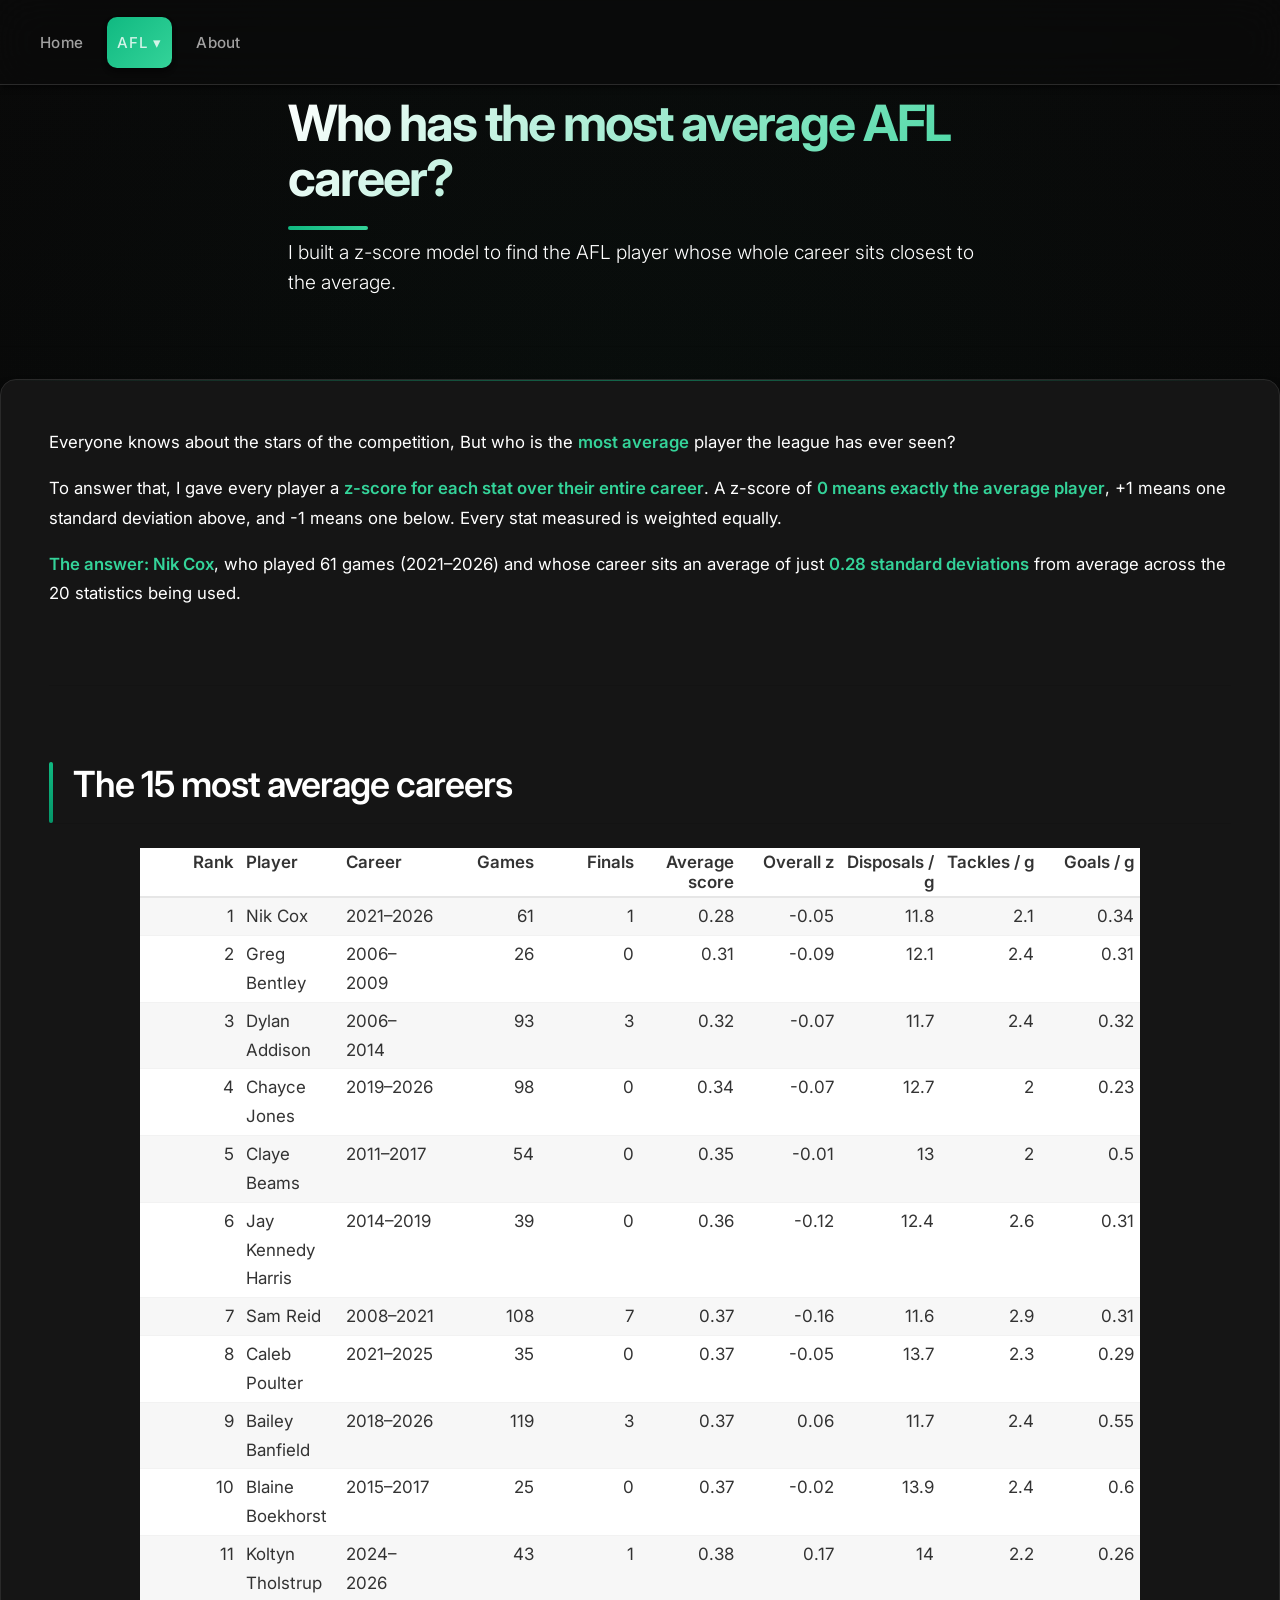
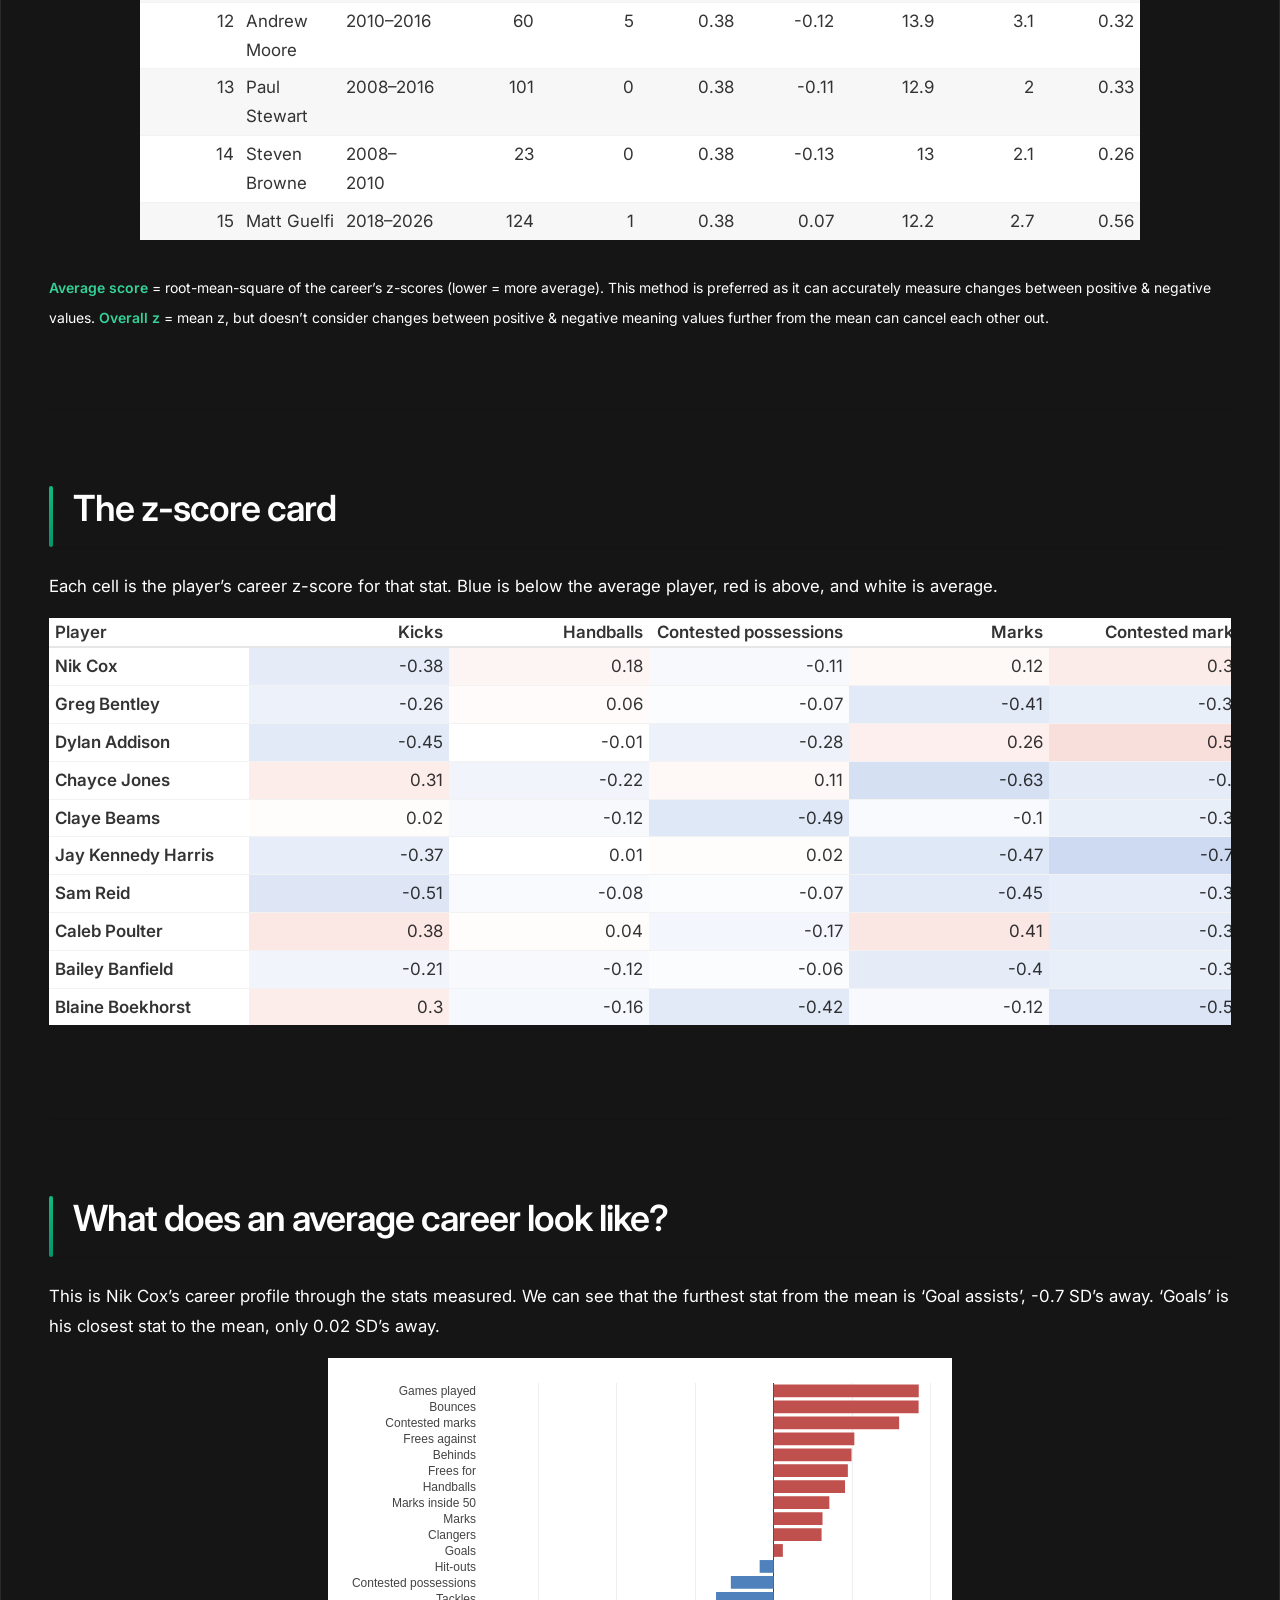
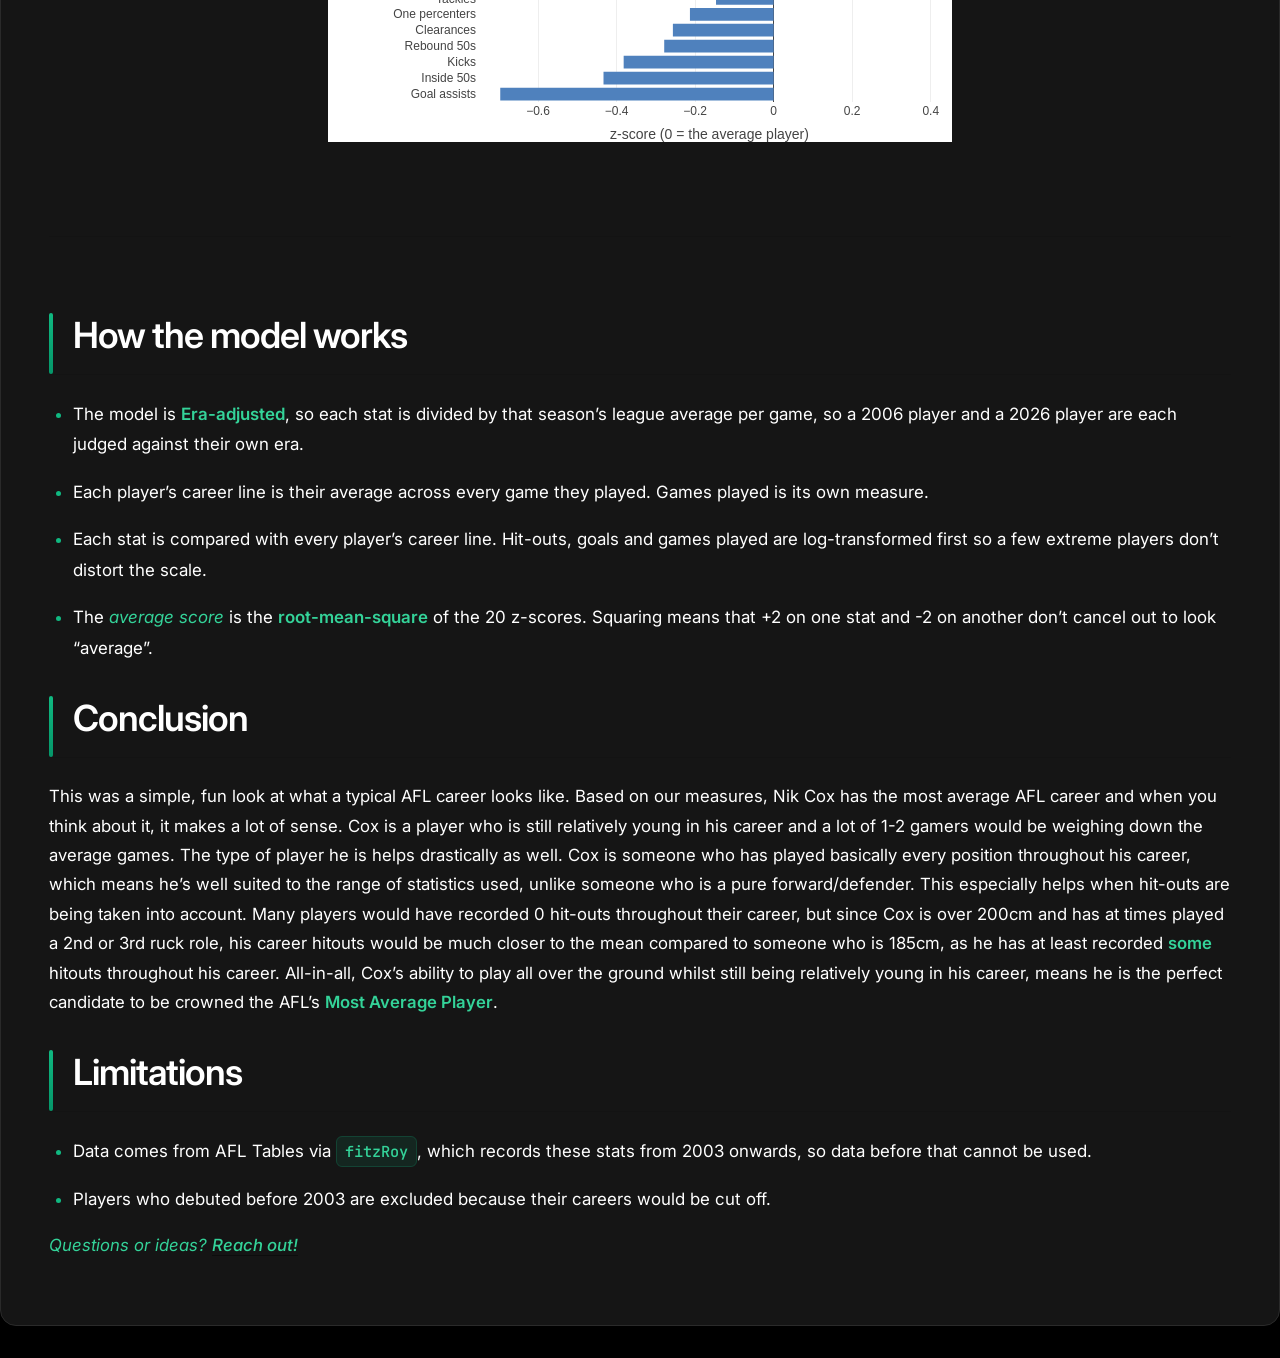
<file: docs/afl_average_player.html>
<!DOCTYPE html>

<html xmlns="http://www.w3.org/1999/xhtml" lang="" xml:lang="">

<head>
  <meta charset="utf-8"/>
  <meta name="viewport" content="width=device-width, initial-scale=1"/>
  <meta http-equiv="X-UA-Compatible" content="IE=Edge,chrome=1"/>
  <meta name="generator" content="distill" />

  <style type="text/css">
  /* Hide doc at startup (prevent jankiness while JS renders/transforms) */
  body {
    visibility: hidden;
  }
  </style>

 <!--radix_placeholder_import_source-->
 <!--/radix_placeholder_import_source-->

<style type="text/css">code{white-space: pre;}</style>
<style type="text/css" data-origin="pandoc">
html { -webkit-text-size-adjust: 100%; }
pre > code.sourceCode { white-space: pre; position: relative; }
pre > code.sourceCode > span { display: inline-block; line-height: 1.25; }
pre > code.sourceCode > span:empty { height: 1.2em; }
.sourceCode { overflow: visible; }
code.sourceCode > span { color: inherit; text-decoration: inherit; }
div.sourceCode { margin: 1em 0; }
pre.sourceCode { margin: 0; }
@media screen {
div.sourceCode { overflow: auto; }
}
@media print {
pre > code.sourceCode { white-space: pre-wrap; }
pre > code.sourceCode > span { text-indent: -5em; padding-left: 5em; }
}
pre.numberSource code
  { counter-reset: source-line 0; }
pre.numberSource code > span
  { position: relative; left: -4em; counter-increment: source-line; }
pre.numberSource code > span > a:first-child::before
  { content: counter(source-line);
    position: relative; left: -1em; text-align: right; vertical-align: baseline;
    border: none; display: inline-block;
    -webkit-touch-callout: none; -webkit-user-select: none;
    -khtml-user-select: none; -moz-user-select: none;
    -ms-user-select: none; user-select: none;
    padding: 0 4px; width: 4em;
    color: #aaaaaa;
  }
pre.numberSource { margin-left: 3em; border-left: 1px solid #aaaaaa;  padding-left: 4px; }
div.sourceCode
  { color: #00769e; background-color: #f1f3f5; }
@media screen {
pre > code.sourceCode > span > a:first-child::before { text-decoration: underline; }
}
code span { color: #00769e; } /* Normal */
code span.al { color: #ad0000; } /* Alert */
code span.an { color: #5e5e5e; } /* Annotation */
code span.at { color: #657422; } /* Attribute */
code span.bn { color: #ad0000; } /* BaseN */
code span.bu { } /* BuiltIn */
code span.cf { color: #00769e; } /* ControlFlow */
code span.ch { color: #20794d; } /* Char */
code span.cn { color: #8f5902; } /* Constant */
code span.co { color: #5e5e5e; } /* Comment */
code span.cv { color: #5e5e5e; font-style: italic; } /* CommentVar */
code span.do { color: #5e5e5e; font-style: italic; } /* Documentation */
code span.dt { color: #ad0000; } /* DataType */
code span.dv { color: #ad0000; } /* DecVal */
code span.er { color: #ad0000; } /* Error */
code span.ex { } /* Extension */
code span.fl { color: #ad0000; } /* Float */
code span.fu { color: #4758ab; } /* Function */
code span.im { } /* Import */
code span.in { color: #5e5e5e; } /* Information */
code span.kw { color: #00769e; } /* Keyword */
code span.op { color: #5e5e5e; } /* Operator */
code span.ot { color: #00769e; } /* Other */
code span.pp { color: #ad0000; } /* Preprocessor */
code span.sc { color: #5e5e5e; } /* SpecialChar */
code span.ss { color: #20794d; } /* SpecialString */
code span.st { color: #20794d; } /* String */
code span.va { color: #111111; } /* Variable */
code span.vs { color: #20794d; } /* VerbatimString */
code span.wa { color: #5e5e5e; font-style: italic; } /* Warning */
</style>


  <!--radix_placeholder_meta_tags-->
  <title>Core Sports Data: Who has the most average AFL career?</title>

  <meta property="description" itemprop="description" content="I built a z-score model to find the AFL player whose whole career sits closest to the average."/>


  <!--  https://schema.org/Article -->
  <meta property="article:published" itemprop="datePublished" content="2026-10-07"/>
  <meta property="article:created" itemprop="dateCreated" content="2026-10-07"/>

  <!--  https://developers.facebook.com/docs/sharing/webmasters#markup -->
  <meta property="og:title" content="Core Sports Data: Who has the most average AFL career?"/>
  <meta property="og:type" content="article"/>
  <meta property="og:description" content="I built a z-score model to find the AFL player whose whole career sits closest to the average."/>
  <meta property="og:locale" content="en_US"/>
  <meta property="og:site_name" content="Core Sports Data"/>

  <!--  https://dev.twitter.com/cards/types/summary -->
  <meta property="twitter:card" content="summary"/>
  <meta property="twitter:title" content="Core Sports Data: Who has the most average AFL career?"/>
  <meta property="twitter:description" content="I built a z-score model to find the AFL player whose whole career sits closest to the average."/>

  <!--/radix_placeholder_meta_tags-->
  <!--radix_placeholder_rmarkdown_metadata-->

  <script type="text/json" id="radix-rmarkdown-metadata">
  {"type":"list","attributes":{"names":{"type":"character","attributes":{},"value":["title","description","date","output"]}},"value":[{"type":"character","attributes":{},"value":["Who has the most average AFL career?"]},{"type":"character","attributes":{},"value":["I built a z-score model to find the AFL player whose whole career sits closest to the average."]},{"type":"character","attributes":{},"value":["2026-10-07"]},{"type":"list","attributes":{"names":{"type":"character","attributes":{},"value":["distill::distill_article"]}},"value":[{"type":"list","attributes":{"names":{"type":"character","attributes":{},"value":["css","includes"]}},"value":[{"type":"character","attributes":{},"value":["styles.css"]},{"type":"list","attributes":{"names":{"type":"character","attributes":{},"value":["in_header"]}},"value":[{"type":"character","attributes":{},"value":["favicon.html"]}]}]}]}]}
  </script>
  <!--/radix_placeholder_rmarkdown_metadata-->
  <!--radix_placeholder_navigation_in_header-->
  <meta name="distill:offset" content=""/>

  <script type="application/javascript">

    window.headroom_prevent_pin = false;

    window.document.addEventListener("DOMContentLoaded", function (event) {

      // initialize headroom for banner
      var header = $('header').get(0);
      var headerHeight = header.offsetHeight;
      var headroom = new Headroom(header, {
        tolerance: 5,
        onPin : function() {
          if (window.headroom_prevent_pin) {
            window.headroom_prevent_pin = false;
            headroom.unpin();
          }
        }
      });
      headroom.init();
      if(window.location.hash)
        headroom.unpin();
      $(header).addClass('headroom--transition');

      // offset scroll location for banner on hash change
      // (see: https://github.com/WickyNilliams/headroom.js/issues/38)
      window.addEventListener("hashchange", function(event) {
        window.scrollTo(0, window.pageYOffset - (headerHeight + 25));
      });

      // responsive menu
      $('.distill-site-header').each(function(i, val) {
        var topnav = $(this);
        var toggle = topnav.find('.nav-toggle');
        toggle.on('click', function() {
          topnav.toggleClass('responsive');
        });
      });

      // nav dropdowns
      $('.nav-dropbtn').click(function(e) {
        $(this).next('.nav-dropdown-content').toggleClass('nav-dropdown-active');
        $(this).parent().siblings('.nav-dropdown')
           .children('.nav-dropdown-content').removeClass('nav-dropdown-active');
      });
      $("body").click(function(e){
        $('.nav-dropdown-content').removeClass('nav-dropdown-active');
      });
      $(".nav-dropdown").click(function(e){
        e.stopPropagation();
      });
    });
  </script>

  <style type="text/css">

  /* Theme (user-documented overrideables for nav appearance) */

  .distill-site-nav {
    color: rgba(255, 255, 255, 0.8);
    background-color: #0F2E3D;
    font-size: 15px;
    font-weight: 300;
  }

  .distill-site-nav a {
    color: inherit;
    text-decoration: none;
  }

  .distill-site-nav a:hover {
    color: white;
  }

  @media print {
    .distill-site-nav {
      display: none;
    }
  }

  .distill-site-header {

  }

  .distill-site-footer {

  }


  /* Site Header */

  .distill-site-header {
    width: 100%;
    box-sizing: border-box;
    z-index: 3;
  }

  .distill-site-header .nav-left {
    display: inline-block;
    margin-left: 8px;
  }

  @media screen and (max-width: 768px) {
    .distill-site-header .nav-left {
      margin-left: 0;
    }
  }


  .distill-site-header .nav-right {
    float: right;
    margin-right: 8px;
  }

  .distill-site-header a,
  .distill-site-header .title {
    display: inline-block;
    text-align: center;
    padding: 14px 10px 14px 10px;
  }

  .distill-site-header .title {
    font-size: 18px;
    min-width: 150px;
  }

  .distill-site-header .logo {
    padding: 0;
  }

  .distill-site-header .logo img {
    display: none;
    max-height: 20px;
    width: auto;
    margin-bottom: -4px;
  }

  .distill-site-header .nav-image img {
    max-height: 18px;
    width: auto;
    display: inline-block;
    margin-bottom: -3px;
  }



  @media screen and (min-width: 1000px) {
    .distill-site-header .logo img {
      display: inline-block;
    }
    .distill-site-header .nav-left {
      margin-left: 20px;
    }
    .distill-site-header .nav-right {
      margin-right: 20px;
    }
    .distill-site-header .title {
      padding-left: 12px;
    }
  }


  .distill-site-header .nav-toggle {
    display: none;
  }

  .nav-dropdown {
    display: inline-block;
    position: relative;
  }

  .nav-dropdown .nav-dropbtn {
    border: none;
    outline: none;
    color: rgba(255, 255, 255, 0.8);
    padding: 16px 10px;
    background-color: transparent;
    font-family: inherit;
    font-size: inherit;
    font-weight: inherit;
    margin: 0;
    margin-top: 1px;
    z-index: 2;
  }

  .nav-dropdown-content {
    display: none;
    position: absolute;
    background-color: white;
    min-width: 200px;
    border: 1px solid rgba(0,0,0,0.15);
    border-radius: 4px;
    box-shadow: 0px 8px 16px 0px rgba(0,0,0,0.1);
    z-index: 1;
    margin-top: 2px;
    white-space: nowrap;
    padding-top: 4px;
    padding-bottom: 4px;
  }

  .nav-dropdown-content hr {
    margin-top: 4px;
    margin-bottom: 4px;
    border: none;
    border-bottom: 1px solid rgba(0, 0, 0, 0.1);
  }

  .nav-dropdown-active {
    display: block;
  }

  .nav-dropdown-content a, .nav-dropdown-content .nav-dropdown-header {
    color: black;
    padding: 6px 24px;
    text-decoration: none;
    display: block;
    text-align: left;
  }

  .nav-dropdown-content .nav-dropdown-header {
    display: block;
    padding: 5px 24px;
    padding-bottom: 0;
    text-transform: uppercase;
    font-size: 14px;
    color: #999999;
    white-space: nowrap;
  }

  .nav-dropdown:hover .nav-dropbtn {
    color: white;
  }

  .nav-dropdown-content a:hover {
    background-color: #ddd;
    color: black;
  }

  .nav-right .nav-dropdown-content {
    margin-left: -45%;
    right: 0;
  }

  @media screen and (max-width: 768px) {
    .distill-site-header a, .distill-site-header .nav-dropdown  {display: none;}
    .distill-site-header a.nav-toggle {
      float: right;
      display: block;
    }
    .distill-site-header .title {
      margin-left: 0;
    }
    .distill-site-header .nav-right {
      margin-right: 0;
    }
    .distill-site-header {
      overflow: hidden;
    }
    .nav-right .nav-dropdown-content {
      margin-left: 0;
    }
  }


  @media screen and (max-width: 768px) {
    .distill-site-header.responsive {position: relative; min-height: 500px; }
    .distill-site-header.responsive a.nav-toggle {
      position: absolute;
      right: 0;
      top: 0;
    }
    .distill-site-header.responsive a,
    .distill-site-header.responsive .nav-dropdown {
      display: block;
      text-align: left;
    }
    .distill-site-header.responsive .nav-left,
    .distill-site-header.responsive .nav-right {
      width: 100%;
    }
    .distill-site-header.responsive .nav-dropdown {float: none;}
    .distill-site-header.responsive .nav-dropdown-content {position: relative;}
    .distill-site-header.responsive .nav-dropdown .nav-dropbtn {
      display: block;
      width: 100%;
      text-align: left;
    }
  }

  /* Site Footer */

  .distill-site-footer {
    width: 100%;
    overflow: hidden;
    box-sizing: border-box;
    z-index: 3;
    margin-top: 30px;
    padding-top: 30px;
    padding-bottom: 30px;
    text-align: center;
  }

  /* Headroom */

  d-title {
    padding-top: 6rem;
  }

  @media print {
    d-title {
      padding-top: 4rem;
    }
  }

  .headroom {
    z-index: 1000;
    position: fixed;
    top: 0;
    left: 0;
    right: 0;
  }

  .headroom--transition {
    transition: all .4s ease-in-out;
  }

  .headroom--unpinned {
    top: -100px;
  }

  .headroom--pinned {
    top: 0;
  }

  /* adjust viewport for navbar height */
  /* helps vertically center bootstrap (non-distill) content */
  .min-vh-100 {
    min-height: calc(100vh - 100px) !important;
  }

  </style>

  <script src="site_libs/jquery-3.6.0/jquery-3.6.0.min.js"></script>
  <link href="site_libs/font-awesome-6.5.2/css/all.min.css" rel="stylesheet"/>
  <link href="site_libs/font-awesome-6.5.2/css/v4-shims.min.css" rel="stylesheet"/>
  <script src="site_libs/headroom-0.9.4/headroom.min.js"></script>
  <script src="site_libs/autocomplete-0.37.1/autocomplete.min.js"></script>
  <script src="site_libs/fuse-6.4.1/fuse.min.js"></script>

  <script type="application/javascript">

  function getMeta(metaName) {
    var metas = document.getElementsByTagName('meta');
    for (let i = 0; i < metas.length; i++) {
      if (metas[i].getAttribute('name') === metaName) {
        return metas[i].getAttribute('content');
      }
    }
    return '';
  }

  function offsetURL(url) {
    var offset = getMeta('distill:offset');
    return offset ? offset + '/' + url : url;
  }

  function createFuseIndex() {

    // create fuse index
    var options = {
      keys: [
        { name: 'title', weight: 20 },
        { name: 'categories', weight: 15 },
        { name: 'description', weight: 10 },
        { name: 'contents', weight: 5 },
      ],
      ignoreLocation: true,
      threshold: 0
    };
    var fuse = new window.Fuse([], options);

    // fetch the main search.json
    return fetch(offsetURL('search.json'))
      .then(function(response) {
        if (response.status == 200) {
          return response.json().then(function(json) {
            // index main articles
            json.articles.forEach(function(article) {
              fuse.add(article);
            });
            // download collections and index their articles
            return Promise.all(json.collections.map(function(collection) {
              return fetch(offsetURL(collection)).then(function(response) {
                if (response.status === 200) {
                  return response.json().then(function(articles) {
                    articles.forEach(function(article) {
                      fuse.add(article);
                    });
                  })
                } else {
                  return Promise.reject(
                    new Error('Unexpected status from search index request: ' +
                              response.status)
                  );
                }
              });
            })).then(function() {
              return fuse;
            });
          });

        } else {
          return Promise.reject(
            new Error('Unexpected status from search index request: ' +
                        response.status)
          );
        }
      });
  }

  window.document.addEventListener("DOMContentLoaded", function (event) {

    // get search element (bail if we don't have one)
    var searchEl = window.document.getElementById('distill-search');
    if (!searchEl)
      return;

    createFuseIndex()
      .then(function(fuse) {

        // make search box visible
        searchEl.classList.remove('hidden');

        // initialize autocomplete
        var options = {
          autoselect: true,
          hint: false,
          minLength: 2,
        };
        window.autocomplete(searchEl, options, [{
          source: function(query, callback) {
            const searchOptions = {
              isCaseSensitive: false,
              shouldSort: true,
              minMatchCharLength: 2,
              limit: 10,
            };
            var results = fuse.search(query, searchOptions);
            callback(results
              .map(function(result) { return result.item; })
            );
          },
          templates: {
            suggestion: function(suggestion) {
              var img = suggestion.preview && Object.keys(suggestion.preview).length > 0
                ? `<img src="${offsetURL(suggestion.preview)}"</img>`
                : '';
              var html = `
                <div class="search-item">
                  <h3>${suggestion.title}</h3>
                  <div class="search-item-description">
                    ${suggestion.description || ''}
                  </div>
                  <div class="search-item-preview">
                    ${img}
                  </div>
                </div>
              `;
              return html;
            }
          }
        }]).on('autocomplete:selected', function(event, suggestion) {
          window.location.href = offsetURL(suggestion.path);
        });
        // remove inline display style on autocompleter (we want to
        // manage responsive display via css)
        $('.algolia-autocomplete').css("display", "");
      })
      .catch(function(error) {
        console.log(error);
      });

  });

  </script>

  <style type="text/css">

  .nav-search {
    font-size: x-small;
  }

  /* Algolioa Autocomplete */

  .algolia-autocomplete {
    display: inline-block;
    margin-left: 10px;
    vertical-align: sub;
    background-color: white;
    color: black;
    padding: 6px;
    padding-top: 8px;
    padding-bottom: 0;
    border-radius: 6px;
    border: 1px #0F2E3D solid;
    width: 180px;
  }


  @media screen and (max-width: 768px) {
    .distill-site-nav .algolia-autocomplete {
      display: none;
      visibility: hidden;
    }
    .distill-site-nav.responsive .algolia-autocomplete {
      display: inline-block;
      visibility: visible;
    }
    .distill-site-nav.responsive .algolia-autocomplete .aa-dropdown-menu {
      margin-left: 0;
      width: 400px;
      max-height: 400px;
    }
  }

  .algolia-autocomplete .aa-input, .algolia-autocomplete .aa-hint {
    width: 90%;
    outline: none;
    border: none;
  }

  .algolia-autocomplete .aa-hint {
    color: #999;
  }
  .algolia-autocomplete .aa-dropdown-menu {
    width: 550px;
    max-height: 70vh;
    overflow-x: visible;
    overflow-y: scroll;
    padding: 5px;
    margin-top: 3px;
    margin-left: -150px;
    background-color: #fff;
    border-radius: 5px;
    border: 1px solid #999;
    border-top: none;
  }

  .algolia-autocomplete .aa-dropdown-menu .aa-suggestion {
    cursor: pointer;
    padding: 5px 4px;
    border-bottom: 1px solid #eee;
  }

  .algolia-autocomplete .aa-dropdown-menu .aa-suggestion:last-of-type {
    border-bottom: none;
    margin-bottom: 2px;
  }

  .algolia-autocomplete .aa-dropdown-menu .aa-suggestion .search-item {
    overflow: hidden;
    font-size: 0.8em;
    line-height: 1.4em;
  }

  .algolia-autocomplete .aa-dropdown-menu .aa-suggestion .search-item h3 {
    font-size: 1rem;
    margin-block-start: 0;
    margin-block-end: 5px;
  }

  .algolia-autocomplete .aa-dropdown-menu .aa-suggestion .search-item-description {
    display: inline-block;
    overflow: hidden;
    height: 2.8em;
    width: 80%;
    margin-right: 4%;
  }

  .algolia-autocomplete .aa-dropdown-menu .aa-suggestion .search-item-preview {
    display: inline-block;
    width: 15%;
  }

  .algolia-autocomplete .aa-dropdown-menu .aa-suggestion .search-item-preview img {
    height: 3em;
    width: auto;
    display: none;
  }

  .algolia-autocomplete .aa-dropdown-menu .aa-suggestion .search-item-preview img[src] {
    display: initial;
  }

  .algolia-autocomplete .aa-dropdown-menu .aa-suggestion.aa-cursor {
    background-color: #eee;
  }
  .algolia-autocomplete .aa-dropdown-menu .aa-suggestion em {
    font-weight: bold;
    font-style: normal;
  }

  </style>


  <!--/radix_placeholder_navigation_in_header-->
  <!--radix_placeholder_distill-->

  <style type="text/css">

  body {
    background-color: white;
  }

  .pandoc-table {
    width: 100%;
  }

  .pandoc-table>caption {
    margin-bottom: 10px;
  }

  .pandoc-table th:not([align]) {
    text-align: left;
  }

  .pagedtable-footer {
    font-size: 15px;
  }

  d-byline .byline {
    grid-template-columns: 2fr 2fr;
  }

  d-byline .byline h3 {
    margin-block-start: 1.5em;
  }

  d-byline .byline .authors-affiliations h3 {
    margin-block-start: 0.5em;
  }

  .authors-affiliations .orcid-id {
    width: 16px;
    height:16px;
    margin-left: 4px;
    margin-right: 4px;
    vertical-align: middle;
    padding-bottom: 2px;
  }

  d-title .dt-tags {
    margin-top: 1em;
    grid-column: text;
  }

  .dt-tags .dt-tag {
    text-decoration: none;
    display: inline-block;
    color: rgba(0,0,0,0.6);
    padding: 0em 0.4em;
    margin-right: 0.5em;
    margin-bottom: 0.4em;
    font-size: 70%;
    border: 1px solid rgba(0,0,0,0.2);
    border-radius: 3px;
    text-transform: uppercase;
    font-weight: 500;
  }

  d-article table.gt_table td,
  d-article table.gt_table th {
    border-bottom: none;
    font-size: 100%;
  }

  .html-widget {
    margin-bottom: 2.0em;
  }

  .l-screen-inset {
    padding-right: 16px;
  }

  .l-screen .caption {
    margin-left: 10px;
  }

  .shaded {
    background: rgb(247, 247, 247);
    padding-top: 20px;
    padding-bottom: 20px;
    border-top: 1px solid rgba(0, 0, 0, 0.1);
    border-bottom: 1px solid rgba(0, 0, 0, 0.1);
  }

  .shaded .html-widget {
    margin-bottom: 0;
    border: 1px solid rgba(0, 0, 0, 0.1);
  }

  .shaded .shaded-content {
    background: white;
  }

  .text-output {
    margin-top: 0;
    line-height: 1.5em;
  }

  .hidden {
    display: none !important;
  }

  hr.section-separator {
    border: none;
    border-top: 1px solid rgba(0, 0, 0, 0.1);
    margin: 0px;
  }


  d-byline {
    border-top: none;
  }

  d-article {
    padding-top: 2.5rem;
    padding-bottom: 30px;
    border-top: none;
  }

  d-appendix {
    padding-top: 30px;
  }

  d-article>p>img {
    width: 100%;
  }

  d-article h2 {
    margin: 1rem 0 1.5rem 0;
  }

  d-article h3 {
    margin-top: 1.5rem;
  }

  d-article iframe {
    border: 1px solid rgba(0, 0, 0, 0.1);
    margin-bottom: 2.0em;
    width: 100%;
  }

  /* Tweak code blocks */

  d-article div.sourceCode code,
  d-article pre code {
    font-family: Consolas, Monaco, 'Andale Mono', 'Ubuntu Mono', monospace;
  }

  d-article pre,
  d-article div.sourceCode,
  d-article div.sourceCode pre {
    overflow: auto;
  }

  d-article div.sourceCode {
    background-color: white;
  }

  d-article div.sourceCode pre {
    padding-left: 10px;
    font-size: 12px;
    border-left: 2px solid rgba(0,0,0,0.1);
  }

  d-article pre {
    font-size: 12px;
    color: black;
    background: none;
    margin-top: 0;
    text-align: left;
    white-space: pre;
    word-spacing: normal;
    word-break: normal;
    word-wrap: normal;
    line-height: 1.5;

    -moz-tab-size: 4;
    -o-tab-size: 4;
    tab-size: 4;

    -webkit-hyphens: none;
    -moz-hyphens: none;
    -ms-hyphens: none;
    hyphens: none;
  }

  d-article pre a {
    border-bottom: none;
  }

  d-article pre a:hover {
    border-bottom: none;
    text-decoration: underline;
  }

  d-article details {
    grid-column: text;
    margin-bottom: 0.8em;
  }

  @media(min-width: 768px) {

  d-article pre,
  d-article div.sourceCode,
  d-article div.sourceCode pre {
    overflow: visible !important;
  }

  d-article div.sourceCode pre {
    padding-left: 18px;
    font-size: 14px;
  }

  /* tweak for Pandoc numbered line within distill */
  d-article pre.numberSource code > span {
      left: -2em;
  }

  d-article pre {
    font-size: 14px;
  }

  }

  figure img.external {
    background: white;
    border: 1px solid rgba(0, 0, 0, 0.1);
    box-shadow: 0 1px 8px rgba(0, 0, 0, 0.1);
    padding: 18px;
    box-sizing: border-box;
  }

  /* CSS for d-contents */

  .d-contents {
    grid-column: text;
    color: rgba(0,0,0,0.8);
    font-size: 0.9em;
    padding-bottom: 1em;
    margin-bottom: 1em;
    padding-bottom: 0.5em;
    margin-bottom: 1em;
    padding-left: 0.25em;
    justify-self: start;
  }

  @media(min-width: 1000px) {
    .d-contents.d-contents-float {
      height: 0;
      grid-column-start: 1;
      grid-column-end: 4;
      justify-self: center;
      padding-right: 3em;
      padding-left: 2em;
    }
  }

  .d-contents nav h3 {
    font-size: 18px;
    margin-top: 0;
    margin-bottom: 1em;
  }

  .d-contents li {
    list-style-type: none
  }

  .d-contents nav > ul {
    padding-left: 0;
  }

  .d-contents ul {
    padding-left: 1em
  }

  .d-contents nav ul li {
    margin-top: 0.6em;
    margin-bottom: 0.2em;
  }

  .d-contents nav a {
    font-size: 13px;
    border-bottom: none;
    text-decoration: none
    color: rgba(0, 0, 0, 0.8);
  }

  .d-contents nav a:hover {
    text-decoration: underline solid rgba(0, 0, 0, 0.6)
  }

  .d-contents nav > ul > li > a {
    font-weight: 600;
  }

  .d-contents nav > ul > li > ul {
    font-weight: inherit;
  }

  .d-contents nav > ul > li > ul > li {
    margin-top: 0.2em;
  }


  .d-contents nav ul {
    margin-top: 0;
    margin-bottom: 0.25em;
  }

  .d-article-with-toc h2:nth-child(2) {
    margin-top: 0;
  }


  /* Figure */

  .figure {
    position: relative;
    margin-bottom: 2.5em;
    margin-top: 1.5em;
  }

  .figure .caption {
    color: rgba(0, 0, 0, 0.6);
    font-size: 12px;
    line-height: 1.5em;
  }

  .figure img.external {
    background: white;
    border: 1px solid rgba(0, 0, 0, 0.1);
    box-shadow: 0 1px 8px rgba(0, 0, 0, 0.1);
    padding: 18px;
    box-sizing: border-box;
  }

  .figure .caption a {
    color: rgba(0, 0, 0, 0.6);
  }

  .figure .caption b,
  .figure .caption strong, {
    font-weight: 600;
    color: rgba(0, 0, 0, 1.0);
  }

  /* Citations */

  d-article .citation {
    color: inherit;
    cursor: inherit;
  }

  div.hanging-indent{
    margin-left: 1em; text-indent: -1em;
  }

  /* Citation hover box */

  .tippy-box[data-theme~=light-border] {
    background-color: rgba(250, 250, 250, 0.95);
  }

  .tippy-content > p {
    margin-bottom: 0;
    padding: 2px;
  }


  /* Tweak 1000px media break to show more text */

  @media(min-width: 1000px) {
    .base-grid,
    distill-header,
    d-title,
    d-abstract,
    d-article,
    d-appendix,
    distill-appendix,
    d-byline,
    d-footnote-list,
    d-citation-list,
    distill-footer {
      grid-template-columns: [screen-start] 1fr [page-start kicker-start] 80px [middle-start] 50px [text-start kicker-end] 65px 65px 65px 65px 65px 65px 65px 65px [text-end gutter-start] 65px [middle-end] 65px [page-end gutter-end] 1fr [screen-end];
      grid-column-gap: 16px;
    }

    .grid {
      grid-column-gap: 16px;
    }

    d-article {
      font-size: 1.06rem;
      line-height: 1.7em;
    }
    figure .caption, .figure .caption, figure figcaption {
      font-size: 13px;
    }
  }

  @media(min-width: 1180px) {
    .base-grid,
    distill-header,
    d-title,
    d-abstract,
    d-article,
    d-appendix,
    distill-appendix,
    d-byline,
    d-footnote-list,
    d-citation-list,
    distill-footer {
      grid-template-columns: [screen-start] 1fr [page-start kicker-start] 60px [middle-start] 60px [text-start kicker-end] 60px 60px 60px 60px 60px 60px 60px 60px [text-end gutter-start] 60px [middle-end] 60px [page-end gutter-end] 1fr [screen-end];
      grid-column-gap: 32px;
    }

    .grid {
      grid-column-gap: 32px;
    }
  }


  /* Get the citation styles for the appendix (not auto-injected on render since
     we do our own rendering of the citation appendix) */

  d-appendix .citation-appendix,
  .d-appendix .citation-appendix {
    font-size: 11px;
    line-height: 15px;
    border-left: 1px solid rgba(0, 0, 0, 0.1);
    padding-left: 18px;
    border: 1px solid rgba(0,0,0,0.1);
    background: rgba(0, 0, 0, 0.02);
    padding: 10px 18px;
    border-radius: 3px;
    color: rgba(150, 150, 150, 1);
    overflow: hidden;
    margin-top: -12px;
    white-space: pre-wrap;
    word-wrap: break-word;
  }

  /* Include appendix styles here so they can be overridden */

  d-appendix {
    contain: layout style;
    font-size: 0.8em;
    line-height: 1.7em;
    margin-top: 60px;
    margin-bottom: 0;
    border-top: 1px solid rgba(0, 0, 0, 0.1);
    color: rgba(0,0,0,0.5);
    padding-top: 60px;
    padding-bottom: 48px;
  }

  d-appendix h3 {
    grid-column: page-start / text-start;
    font-size: 15px;
    font-weight: 500;
    margin-top: 1em;
    margin-bottom: 0;
    color: rgba(0,0,0,0.65);
  }

  d-appendix h3 + * {
    margin-top: 1em;
  }

  d-appendix ol {
    padding: 0 0 0 15px;
  }

  @media (min-width: 768px) {
    d-appendix ol {
      padding: 0 0 0 30px;
      margin-left: -30px;
    }
  }

  d-appendix li {
    margin-bottom: 1em;
  }

  d-appendix a {
    color: rgba(0, 0, 0, 0.6);
  }

  d-appendix > * {
    grid-column: text;
  }

  d-appendix > d-footnote-list,
  d-appendix > d-citation-list,
  d-appendix > distill-appendix {
    grid-column: screen;
  }

  /* Include footnote styles here so they can be overridden */

  d-footnote-list {
    contain: layout style;
  }

  d-footnote-list > * {
    grid-column: text;
  }

  d-footnote-list a.footnote-backlink {
    color: rgba(0,0,0,0.3);
    padding-left: 0.5em;
  }



  /* Anchor.js */

  .anchorjs-link {
    /*transition: all .25s linear; */
    text-decoration: none;
    border-bottom: none;
  }
  *:hover > .anchorjs-link {
    margin-left: -1.125em !important;
    text-decoration: none;
    border-bottom: none;
  }

  /* Social footer */

  .social_footer {
    margin-top: 30px;
    margin-bottom: 0;
    color: rgba(0,0,0,0.67);
  }

  .disqus-comments {
    margin-right: 30px;
  }

  .disqus-comment-count {
    border-bottom: 1px solid rgba(0, 0, 0, 0.4);
    cursor: pointer;
  }

  #disqus_thread {
    margin-top: 30px;
  }

  .article-sharing a {
    border-bottom: none;
    margin-right: 8px;
  }

  .article-sharing a:hover {
    border-bottom: none;
  }

  .sidebar-section.subscribe {
    font-size: 12px;
    line-height: 1.6em;
  }

  .subscribe p {
    margin-bottom: 0.5em;
  }


  .article-footer .subscribe {
    font-size: 15px;
    margin-top: 45px;
  }


  .sidebar-section.custom {
    font-size: 12px;
    line-height: 1.6em;
  }

  .custom p {
    margin-bottom: 0.5em;
  }

  /* Styles for listing layout (hide title) */
  .layout-listing d-title, .layout-listing .d-title {
    display: none;
  }

  /* Styles for posts lists (not auto-injected) */


  .posts-with-sidebar {
    padding-left: 45px;
    padding-right: 45px;
  }

  .posts-list .description h2,
  .posts-list .description p {
    font-family: -apple-system, BlinkMacSystemFont, "Segoe UI", Roboto, Oxygen, Ubuntu, Cantarell, "Fira Sans", "Droid Sans", "Helvetica Neue", Arial, sans-serif;
  }

  .posts-list .description h2 {
    font-weight: 700;
    border-bottom: none;
    padding-bottom: 0;
  }

  .posts-list h2.post-tag {
    border-bottom: 1px solid rgba(0, 0, 0, 0.2);
    padding-bottom: 12px;
  }
  .posts-list {
    margin-top: 60px;
    margin-bottom: 24px;
  }

  .posts-list .post-preview {
    text-decoration: none;
    overflow: hidden;
    display: block;
    border-bottom: 1px solid rgba(0, 0, 0, 0.1);
    padding: 24px 0;
  }

  .post-preview-last {
    border-bottom: none !important;
  }

  .posts-list .posts-list-caption {
    grid-column: screen;
    font-weight: 400;
  }

  .posts-list .post-preview h2 {
    margin: 0 0 6px 0;
    line-height: 1.2em;
    font-style: normal;
    font-size: 24px;
  }

  .posts-list .post-preview p {
    margin: 0 0 12px 0;
    line-height: 1.4em;
    font-size: 16px;
  }

  .posts-list .post-preview .thumbnail {
    box-sizing: border-box;
    margin-bottom: 24px;
    position: relative;
    max-width: 500px;
  }
  .posts-list .post-preview img {
    width: 100%;
    display: block;
  }

  .posts-list .metadata {
    font-size: 12px;
    line-height: 1.4em;
    margin-bottom: 18px;
  }

  .posts-list .metadata > * {
    display: inline-block;
  }

  .posts-list .metadata .publishedDate {
    margin-right: 2em;
  }

  .posts-list .metadata .dt-authors {
    display: block;
    margin-top: 0.3em;
    margin-right: 2em;
  }

  .posts-list .dt-tags {
    display: block;
    line-height: 1em;
  }

  .posts-list .dt-tags .dt-tag {
    display: inline-block;
    color: rgba(0,0,0,0.6);
    padding: 0.3em 0.4em;
    margin-right: 0.2em;
    margin-bottom: 0.4em;
    font-size: 60%;
    border: 1px solid rgba(0,0,0,0.2);
    border-radius: 3px;
    text-transform: uppercase;
    font-weight: 500;
  }

  .posts-list img {
    opacity: 1;
  }

  .posts-list img[data-src] {
    opacity: 0;
  }

  .posts-more {
    clear: both;
  }


  .posts-sidebar {
    font-size: 16px;
  }

  .posts-sidebar h3 {
    font-size: 16px;
    margin-top: 0;
    margin-bottom: 0.5em;
    font-weight: 400;
    text-transform: uppercase;
  }

  .sidebar-section {
    margin-bottom: 30px;
  }

  .categories ul {
    list-style-type: none;
    margin: 0;
    padding: 0;
  }

  .categories li {
    color: rgba(0, 0, 0, 0.8);
    margin-bottom: 0;
  }

  .categories li>a {
    border-bottom: none;
  }

  .categories li>a:hover {
    border-bottom: 1px solid rgba(0, 0, 0, 0.4);
  }

  .categories .active {
    font-weight: 600;
  }

  .categories .category-count {
    color: rgba(0, 0, 0, 0.4);
  }


  @media(min-width: 768px) {
    .posts-list .post-preview h2 {
      font-size: 26px;
    }
    .posts-list .post-preview .thumbnail {
      float: right;
      width: 30%;
      margin-bottom: 0;
    }
    .posts-list .post-preview .description {
      float: left;
      width: 45%;
    }
    .posts-list .post-preview .metadata {
      float: left;
      width: 20%;
      margin-top: 8px;
    }
    .posts-list .post-preview p {
      margin: 0 0 12px 0;
      line-height: 1.5em;
      font-size: 16px;
    }
    .posts-with-sidebar .posts-list {
      float: left;
      width: 75%;
    }
    .posts-with-sidebar .posts-sidebar {
      float: right;
      width: 20%;
      margin-top: 60px;
      padding-top: 24px;
      padding-bottom: 24px;
    }
  }


  /* Improve display for browsers without grid (IE/Edge <= 15) */

  .downlevel {
    line-height: 1.6em;
    font-family: -apple-system, BlinkMacSystemFont, "Segoe UI", Roboto, Oxygen, Ubuntu, Cantarell, "Fira Sans", "Droid Sans", "Helvetica Neue", Arial, sans-serif;
    margin: 0;
  }

  .downlevel .d-title {
    padding-top: 6rem;
    padding-bottom: 1.5rem;
  }

  .downlevel .d-title h1 {
    font-size: 50px;
    font-weight: 700;
    line-height: 1.1em;
    margin: 0 0 0.5rem;
  }

  .downlevel .d-title p {
    font-weight: 300;
    font-size: 1.2rem;
    line-height: 1.55em;
    margin-top: 0;
  }

  .downlevel .d-byline {
    padding-top: 0.8em;
    padding-bottom: 0.8em;
    font-size: 0.8rem;
    line-height: 1.8em;
  }

  .downlevel .section-separator {
    border: none;
    border-top: 1px solid rgba(0, 0, 0, 0.1);
  }

  .downlevel .d-article {
    font-size: 1.06rem;
    line-height: 1.7em;
    padding-top: 1rem;
    padding-bottom: 2rem;
  }


  .downlevel .d-appendix {
    padding-left: 0;
    padding-right: 0;
    max-width: none;
    font-size: 0.8em;
    line-height: 1.7em;
    margin-bottom: 0;
    color: rgba(0,0,0,0.5);
    padding-top: 40px;
    padding-bottom: 48px;
  }

  .downlevel .footnotes ol {
    padding-left: 13px;
  }

  .downlevel .base-grid,
  .downlevel .distill-header,
  .downlevel .d-title,
  .downlevel .d-abstract,
  .downlevel .d-article,
  .downlevel .d-appendix,
  .downlevel .distill-appendix,
  .downlevel .d-byline,
  .downlevel .d-footnote-list,
  .downlevel .d-citation-list,
  .downlevel .distill-footer,
  .downlevel .appendix-bottom,
  .downlevel .posts-container {
    padding-left: 40px;
    padding-right: 40px;
  }

  @media(min-width: 768px) {
    .downlevel .base-grid,
    .downlevel .distill-header,
    .downlevel .d-title,
    .downlevel .d-abstract,
    .downlevel .d-article,
    .downlevel .d-appendix,
    .downlevel .distill-appendix,
    .downlevel .d-byline,
    .downlevel .d-footnote-list,
    .downlevel .d-citation-list,
    .downlevel .distill-footer,
    .downlevel .appendix-bottom,
    .downlevel .posts-container {
    padding-left: 150px;
    padding-right: 150px;
    max-width: 900px;
  }
  }

  .downlevel pre code {
    display: block;
    border-left: 2px solid rgba(0, 0, 0, .1);
    padding: 0 0 0 20px;
    font-size: 14px;
  }

  .downlevel code, .downlevel pre {
    color: black;
    background: none;
    font-family: Consolas, Monaco, 'Andale Mono', 'Ubuntu Mono', monospace;
    text-align: left;
    white-space: pre;
    word-spacing: normal;
    word-break: normal;
    word-wrap: normal;
    line-height: 1.5;

    -moz-tab-size: 4;
    -o-tab-size: 4;
    tab-size: 4;

    -webkit-hyphens: none;
    -moz-hyphens: none;
    -ms-hyphens: none;
    hyphens: none;
  }

  .downlevel .posts-list .post-preview {
    color: inherit;
  }



  </style>

  <script type="application/javascript">

  function is_downlevel_browser() {
    if (bowser.isUnsupportedBrowser({ msie: "12", msedge: "16"},
                                   window.navigator.userAgent)) {
      return true;
    } else {
      return window.load_distill_framework === undefined;
    }
  }

  // show body when load is complete
  function on_load_complete() {

    // add anchors
    if (window.anchors) {
      window.anchors.options.placement = 'left';
      window.anchors.add('d-article > h2, d-article > h3, d-article > h4, d-article > h5');
    }


    // set body to visible
    document.body.style.visibility = 'visible';

    // force redraw for leaflet widgets
    if (window.HTMLWidgets) {
      var maps = window.HTMLWidgets.findAll(".leaflet");
      $.each(maps, function(i, el) {
        var map = this.getMap();
        map.invalidateSize();
        map.eachLayer(function(layer) {
          if (layer instanceof L.TileLayer)
            layer.redraw();
        });
      });
    }

    // trigger 'shown' so htmlwidgets resize
    $('d-article').trigger('shown');
  }

  function init_distill() {

    init_common();

    // create front matter
    var front_matter = $('<d-front-matter></d-front-matter>');
    $('#distill-front-matter').wrap(front_matter);

    // create d-title
    $('.d-title').changeElementType('d-title');

    // separator
    var separator = '<hr class="section-separator" style="clear: both"/>';
    // prepend separator above appendix
    $('.d-byline').before(separator);
    $('.d-article').before(separator);

    // create d-byline
    var byline = $('<d-byline></d-byline>');
    $('.d-byline').replaceWith(byline);

    // create d-article
    var article = $('<d-article></d-article>');
    $('.d-article').wrap(article).children().unwrap();

    // move posts container into article
    $('.posts-container').appendTo($('d-article'));

    // create d-appendix
    $('.d-appendix').changeElementType('d-appendix');

    // flag indicating that we have appendix items
    var appendix = $('.appendix-bottom').children('h3').length > 0;

    // replace footnotes with <d-footnote>
    $('.footnote-ref').each(function(i, val) {
      appendix = true;
      var href = $(this).attr('href');
      var id = href.replace('#', '');
      var fn = $('#' + id);
      var fn_p = $('#' + id + '>p');
      fn_p.find('.footnote-back').remove();
      var text = fn_p.html();
      var dtfn = $('<d-footnote></d-footnote>');
      dtfn.html(text);
      $(this).replaceWith(dtfn);
    });
    // remove footnotes
    $('.footnotes').remove();

    // move refs into #references-listing
    $('#references-listing').replaceWith($('#refs'));

    $('h1.appendix, h2.appendix').each(function(i, val) {
      $(this).changeElementType('h3');
    });
    $('h3.appendix').each(function(i, val) {
      var id = $(this).attr('id');
      $('.d-contents a[href="#' + id + '"]').parent().remove();
      appendix = true;
      $(this).nextUntil($('h1, h2, h3')).addBack().appendTo($('d-appendix'));
    });

    // show d-appendix if we have appendix content
    $("d-appendix").css('display', appendix ? 'grid' : 'none');

    // localize layout chunks to just output
    $('.layout-chunk').each(function(i, val) {

      // capture layout
      var layout = $(this).attr('data-layout');

      // apply layout to markdown level block elements
      var elements = $(this).children().not('details, div.sourceCode, pre, script');
      elements.each(function(i, el) {
        var layout_div = $('<div class="' + layout + '"></div>');
        if (layout_div.hasClass('shaded')) {
          var shaded_content = $('<div class="shaded-content"></div>');
          $(this).wrap(shaded_content);
          $(this).parent().wrap(layout_div);
        } else {
          $(this).wrap(layout_div);
        }
      });


      // unwrap the layout-chunk div
      $(this).children().unwrap();
    });

    // remove code block used to force  highlighting css
    $('.distill-force-highlighting-css').parent().remove();

    // remove empty line numbers inserted by pandoc when using a
    // custom syntax highlighting theme, except when numbering line
    // in code chunk
    $('pre:not(.numberLines) code.sourceCode a:empty').remove();

    // load distill framework
    load_distill_framework();

    // wait for window.distillRunlevel == 4 to do post processing
    function distill_post_process() {

      if (!window.distillRunlevel || window.distillRunlevel < 4)
        return;

      // hide author/affiliations entirely if we have no authors
      var front_matter = JSON.parse($("#distill-front-matter").html());
      var have_authors = front_matter.authors && front_matter.authors.length > 0;
      if (!have_authors)
        $('d-byline').addClass('hidden');

      // article with toc class
      $('.d-contents').parent().addClass('d-article-with-toc');

      // strip links that point to #
      $('.authors-affiliations').find('a[href="#"]').removeAttr('href');

      // add orcid ids
      $('.authors-affiliations').find('.author').each(function(i, el) {
        var orcid_id = front_matter.authors[i].orcidID;
        var author_name = front_matter.authors[i].author
        if (orcid_id) {
          var a = $('<a></a>');
          a.attr('href', 'https://orcid.org/' + orcid_id);
          var img = $('<img></img>');
          img.addClass('orcid-id');
          img.attr('alt', author_name ? 'ORCID ID for ' + author_name : 'ORCID ID');
          img.attr('src','[data-uri]');
          a.append(img);
          $(this).append(a);
        }
      });

      // hide elements of author/affiliations grid that have no value
      function hide_byline_column(caption) {
        $('d-byline').find('h3:contains("' + caption + '")').parent().css('visibility', 'hidden');
      }

      // affiliations
      var have_affiliations = false;
      for (var i = 0; i<front_matter.authors.length; ++i) {
        var author = front_matter.authors[i];
        if (author.affiliation !== "&nbsp;") {
          have_affiliations = true;
          break;
        }
      }
      if (!have_affiliations)
        $('d-byline').find('h3:contains("Affiliations")').css('visibility', 'hidden');

      // published date
      if (!front_matter.publishedDate)
        hide_byline_column("Published");

      // document object identifier
      var doi = $('d-byline').find('h3:contains("DOI")');
      var doi_p = doi.next().empty();
      if (!front_matter.doi) {
        // if we have a citation and valid citationText then link to that
        if ($('#citation').length > 0 && front_matter.citationText) {
          doi.html('Citation');
          $('<a href="#citation"></a>')
            .text(front_matter.citationText)
            .appendTo(doi_p);
        } else {
          hide_byline_column("DOI");
        }
      } else {
        $('<a></a>')
           .attr('href', "https://doi.org/" + front_matter.doi)
           .html(front_matter.doi)
           .appendTo(doi_p);
      }

       // change plural form of authors/affiliations
      if (front_matter.authors.length === 1) {
        var grid = $('.authors-affiliations');
        grid.children('h3:contains("Authors")').text('Author');
        grid.children('h3:contains("Affiliations")').text('Affiliation');
      }

      // remove d-appendix and d-footnote-list local styles
      $('d-appendix > style:first-child').remove();
      $('d-footnote-list > style:first-child').remove();

      // move appendix-bottom entries to the bottom
      $('.appendix-bottom').appendTo('d-appendix').children().unwrap();
      $('.appendix-bottom').remove();

      // hoverable references
      $('span.citation[data-cites]').each(function() {
        const citeChild = $(this).children()[0]
        // Do not process if @xyz has been used without escaping and without bibliography activated
        // https://github.com/rstudio/distill/issues/466
        if (citeChild === undefined) return true

        if (citeChild.nodeName == "D-FOOTNOTE") {
          var fn = citeChild
          $(this).html(fn.shadowRoot.querySelector("sup"))
          $(this).id = fn.id
          fn.remove()
        }
        var refs = $(this).attr('data-cites').split(" ");
        var refHtml = refs.map(function(ref) {
          // Could use CSS.escape too here, we insure backward compatibility in navigator
          return "<p>" + $('div[id="ref-' + ref + '"]').html() + "</p>";
        }).join("\n");
        window.tippy(this, {
          allowHTML: true,
          content: refHtml,
          maxWidth: 500,
          interactive: true,
          interactiveBorder: 10,
          theme: 'light-border',
          placement: 'bottom-start'
        });
      });

      // fix footnotes in tables (#411)
      // replacing broken distill.pub feature
      $('table d-footnote').each(function() {
        // we replace internal showAtNode methode which is triggered when hovering a footnote
        this.hoverBox.showAtNode = function(node) {
          // ported from https://github.com/distillpub/template/pull/105/files
          calcOffset = function(elem) {
              let x = elem.offsetLeft;
              let y = elem.offsetTop;
              // Traverse upwards until an `absolute` element is found or `elem`
              // becomes null.
              while (elem = elem.offsetParent && elem.style.position != 'absolute') {
                  x += elem.offsetLeft;
                  y += elem.offsetTop;
              }

              return { left: x, top: y };
          }
          // https://developer.mozilla.org/en-US/docs/Web/API/HTMLElement/offsetTop
          const bbox = node.getBoundingClientRect();
          const offset = calcOffset(node);
          this.show([offset.left + bbox.width, offset.top + bbox.height]);
        }
      })

      // clear polling timer
      clearInterval(tid);

      // show body now that everything is ready
      on_load_complete();
    }

    var tid = setInterval(distill_post_process, 50);
    distill_post_process();

  }

  function init_downlevel() {

    init_common();

     // insert hr after d-title
    $('.d-title').after($('<hr class="section-separator"/>'));

    // check if we have authors
    var front_matter = JSON.parse($("#distill-front-matter").html());
    var have_authors = front_matter.authors && front_matter.authors.length > 0;

    // manage byline/border
    if (!have_authors)
      $('.d-byline').remove();
    $('.d-byline').after($('<hr class="section-separator"/>'));
    $('.d-byline a').remove();

    // remove toc
    $('.d-contents').remove();

    // move appendix elements
    $('h1.appendix, h2.appendix').each(function(i, val) {
      $(this).changeElementType('h3');
    });
    $('h3.appendix').each(function(i, val) {
      $(this).nextUntil($('h1, h2, h3')).addBack().appendTo($('.d-appendix'));
    });


    // inject headers into references and footnotes
    var refs_header = $('<h3></h3>');
    refs_header.text('References');
    $('#refs').prepend(refs_header);

    var footnotes_header = $('<h3></h3');
    footnotes_header.text('Footnotes');
    $('.footnotes').children('hr').first().replaceWith(footnotes_header);

    // move appendix-bottom entries to the bottom
    $('.appendix-bottom').appendTo('.d-appendix').children().unwrap();
    $('.appendix-bottom').remove();

    // remove appendix if it's empty
    if ($('.d-appendix').children().length === 0)
      $('.d-appendix').remove();

    // prepend separator above appendix
    $('.d-appendix').before($('<hr class="section-separator" style="clear: both"/>'));

    // trim code
    $('pre>code').each(function(i, val) {
      $(this).html($.trim($(this).html()));
    });

    // move posts-container right before article
    $('.posts-container').insertBefore($('.d-article'));

    $('body').addClass('downlevel');

    on_load_complete();
  }


  function init_common() {

    // jquery plugin to change element types
    (function($) {
      $.fn.changeElementType = function(newType) {
        var attrs = {};

        $.each(this[0].attributes, function(idx, attr) {
          attrs[attr.nodeName] = attr.nodeValue;
        });

        this.replaceWith(function() {
          return $("<" + newType + "/>", attrs).append($(this).contents());
        });
      };
    })(jQuery);

    // prevent underline for linked images
    $('a > img').parent().css({'border-bottom' : 'none'});

    // mark non-body figures created by knitr chunks as 100% width
    $('.layout-chunk').each(function(i, val) {
      var figures = $(this).find('img, .html-widget');
      // ignore leaflet img layers (#106)
      figures = figures.filter(':not(img[class*="leaflet"])')
      if ($(this).attr('data-layout') !== "l-body") {
        figures.css('width', '100%');
      } else {
        figures.css('max-width', '100%');
        figures.filter("[width]").each(function(i, val) {
          var fig = $(this);
          fig.css('width', fig.attr('width') + 'px');
        });

      }
    });

    // auto-append index.html to post-preview links in file: protocol
    // and in rstudio ide preview
    $('.post-preview').each(function(i, val) {
      if (window.location.protocol === "file:")
        $(this).attr('href', $(this).attr('href') + "index.html");
    });

    // get rid of index.html references in header
    if (window.location.protocol !== "file:") {
      $('.distill-site-header a[href]').each(function(i,val) {
        $(this).attr('href', $(this).attr('href').replace(/^index[.]html/, "./"));
      });
    }

    // add class to pandoc style tables
    $('tr.header').parent('thead').parent('table').addClass('pandoc-table');
    $('.kable-table').children('table').addClass('pandoc-table');

    // add figcaption style to table captions
    $('caption').parent('table').addClass("figcaption");

    // initialize posts list
    if (window.init_posts_list)
      window.init_posts_list();

    // implmement disqus comment link
    $('.disqus-comment-count').click(function() {
      window.headroom_prevent_pin = true;
      $('#disqus_thread').toggleClass('hidden');
      if (!$('#disqus_thread').hasClass('hidden')) {
        var offset = $(this).offset();
        $(window).resize();
        $('html, body').animate({
          scrollTop: offset.top - 35
        });
      }
    });
  }

  document.addEventListener('DOMContentLoaded', function() {
    if (is_downlevel_browser())
      init_downlevel();
    else
      window.addEventListener('WebComponentsReady', init_distill);
  });

  </script>

  <!--/radix_placeholder_distill-->
  <script src="site_libs/header-attrs-2.30/header-attrs.js"></script>
  <script src="site_libs/core-js-2.5.3/shim.min.js"></script>
  <script src="site_libs/react-18.2.0/react.min.js"></script>
  <script src="site_libs/react-18.2.0/react-dom.min.js"></script>
  <script src="site_libs/reactwidget-2.0.0/react-tools.js"></script>
  <link href="site_libs/htmltools-fill-0.5.9/fill.css" rel="stylesheet" />
  <script src="site_libs/htmlwidgets-1.6.4/htmlwidgets.js"></script>
  <link href="site_libs/reactable-0.4.5/reactable.css" rel="stylesheet" />
  <script src="site_libs/reactable-binding-0.4.5/reactable.js"></script>
  <script src="site_libs/plotly-binding-4.12.1/plotly.js"></script>
  <script src="site_libs/typedarray-0.1/typedarray.min.js"></script>
  <script src="site_libs/jquery-3.5.1/jquery.min.js"></script>
  <link href="site_libs/crosstalk-1.2.2/css/crosstalk.min.css" rel="stylesheet" />
  <script src="site_libs/crosstalk-1.2.2/js/crosstalk.min.js"></script>
  <link href="site_libs/plotly-htmlwidgets-css-2.25.2/plotly-htmlwidgets.css" rel="stylesheet" />
  <script src="site_libs/plotly-main-2.25.2/plotly-latest.min.js"></script>
  <script src="site_libs/popper-2.6.0/popper.min.js"></script>
  <link href="site_libs/tippy-6.2.7/tippy.css" rel="stylesheet" />
  <link href="site_libs/tippy-6.2.7/tippy-light-border.css" rel="stylesheet" />
  <script src="site_libs/tippy-6.2.7/tippy.umd.min.js"></script>
  <script src="site_libs/anchor-4.2.2/anchor.min.js"></script>
  <script src="site_libs/bowser-1.9.3/bowser.min.js"></script>
  <script src="site_libs/webcomponents-2.0.0/webcomponents.js"></script>
  <script src="site_libs/distill-2.2.21/template.v2.js"></script>
  <!--radix_placeholder_site_in_header-->
  <link rel="icon" type="image/x-icon" href="favicon.ico">
  <link rel="shortcut icon" type="image/x-icon" href="favicon.ico">
  <style type="text/css">
  /* Ultra-Modern, Premium Design - Sleek & Classy */

  /* Import Google Fonts for Premium Typography */
  @import url('https://fonts.googleapis.com/css2?family=Inter:wght@300;400;500;600;700;800&family=JetBrains+Mono:wght@400;500&display=swap');

  /* CSS Variables for Consistent Theming */
  :root {
    --color-primary: #10b981;
    --color-primary-dark: #059669;
    --color-primary-light: #34d399;
    --color-background: #0a0a0a;
    --color-surface: #151515;
    --color-surface-elevated: #1e1e1e;
    --color-border: #2a2a2a;
    --color-text-primary: #ffffff;
    --color-text-secondary: #a1a1a1;
    --color-accent: #3b82f6;
    --shadow-sm: 0 1px 2px 0 rgba(0, 0, 0, 0.3);
    --shadow-md: 0 4px 6px -1px rgba(0, 0, 0, 0.4), 0 2px 4px -1px rgba(0, 0, 0, 0.3);
    --shadow-lg: 0 10px 15px -3px rgba(0, 0, 0, 0.5), 0 4px 6px -2px rgba(0, 0, 0, 0.3);
    --shadow-xl: 0 20px 25px -5px rgba(0, 0, 0, 0.6), 0 10px 10px -5px rgba(0, 0, 0, 0.3);
    --transition-fast: 150ms cubic-bezier(0.4, 0, 0.2, 1);
    --transition-base: 300ms cubic-bezier(0.4, 0, 0.2, 1);
    --transition-slow: 500ms cubic-bezier(0.4, 0, 0.2, 1);
  }

  /* Body and Base Styling */
  body {
    background: linear-gradient(180deg, #0a0a0a 0%, #000000 100%);
    color: var(--color-text-primary);
    font-family: 'Inter', -apple-system, BlinkMacSystemFont, 'Segoe UI', sans-serif;
    margin: 0;
    padding: 0;
    line-height: 1.65;
    font-size: 16px;
    font-weight: 400;
    -webkit-font-smoothing: antialiased;
    -moz-osx-font-smoothing: grayscale;
    overflow-x: hidden;
    width: 100%;
    box-sizing: border-box;
  }

  *, *::before, *::after {
    box-sizing: border-box;
  }

  /* Animated Background Gradient */
  body::before {
    content: '';
    position: fixed;
    top: -50%;
    left: -50%;
    width: 200%;
    height: 200%;
    background: radial-gradient(circle at 50% 50%, rgba(16, 185, 129, 0.03) 0%, transparent 50%);
    animation: rotate 30s linear infinite;
    pointer-events: none;
    z-index: -1;
  }

  @keyframes rotate {
    0% { transform: rotate(0deg); }
    100% { transform: rotate(360deg); }
  }

  /* Full Width Container - Balanced Layout */
  .container-fluid,
  .distill-site-header,
  d-article,
  .container,
  .d-contents,
  .d-article,
  body > div,
  #main,
  .main-content {
    max-width: 1600px !important;
    width: 100% !important;
    padding-left: 3rem;
    padding-right: 3rem;
    margin-left: auto !important;
    margin-right: auto !important;
    box-sizing: border-box;
  }

  /* Article Content */
  d-article .article-content,
  .article-content,
  d-title,
  d-byline,
  d-article > *,
  .l-body,
  .l-page,
  .l-gutter,
  .l-text,
  .l-middle,
  .l-screen,
  .l-screen-inset,
  .l-body-outset {
    max-width: 100% !important;
    margin: 0 auto;
    padding-left: 0;
    padding-right: 0;
    grid-column: 1 / -1 !important;
    box-sizing: border-box;
    overflow-x: hidden;
  }

  /* Premium Card-like Content Sections */
  d-article {
    background: var(--color-surface);
    border-radius: 16px;
    padding: 3rem;
    margin: 2rem auto;
    border: 1px solid var(--color-border);
    box-shadow: var(--shadow-xl);
    position: relative;
    overflow: hidden;
  }

  /* Subtle gradient overlay on articles */
  d-article::before {
    content: '';
    position: absolute;
    top: 0;
    left: 0;
    right: 0;
    height: 1px;
    background: linear-gradient(90deg, transparent, var(--color-primary), transparent);
    opacity: 0.5;
  }

  /* Headings - Ultra-Modern Typography */
  h1 {
    color: var(--color-text-primary);
    font-size: clamp(2.5rem, 5vw, 4rem);
    font-weight: 800;
    letter-spacing: -2px;
    margin-bottom: 1.5rem;
    margin-top: 0;
    line-height: 1.1;
    background: linear-gradient(135deg, var(--color-text-primary) 0%, var(--color-primary-light) 100%);
    -webkit-background-clip: text;
    -webkit-text-fill-color: transparent;
    background-clip: text;
    position: relative;
    padding-bottom: 1.5rem;
  }

  h1::after {
    content: '';
    position: absolute;
    bottom: 0;
    left: 0;
    width: 80px;
    height: 4px;
    background: linear-gradient(90deg, var(--color-primary), var(--color-primary-light));
    border-radius: 2px;
  }

  h2 {
    color: var(--color-text-primary);
    font-size: clamp(1.75rem, 3vw, 2.5rem);
    font-weight: 700;
    margin-top: 4rem;
    margin-bottom: 1.5rem;
    letter-spacing: -1px;
    position: relative;
    padding-left: 1.5rem;
    line-height: 1.2;
  }

  h2::before {
    content: '';
    position: absolute;
    left: 0;
    top: 0;
    bottom: 0;
    width: 4px;
    background: linear-gradient(180deg, var(--color-primary), var(--color-primary-dark));
    border-radius: 2px;
  }

  h3 {
    color: var(--color-text-primary);
    font-size: clamp(1.25rem, 2vw, 1.75rem);
    font-weight: 600;
    margin-top: 2.5rem;
    margin-bottom: 1rem;
    letter-spacing: -0.5px;
  }

  h4, h5, h6 {
    color: var(--color-text-primary);
    font-weight: 600;
    margin-top: 2rem;
    margin-bottom: 0.75rem;
  }

  /* Links - Premium Interaction */
  a {
    color: var(--color-primary);
    text-decoration: none;
    position: relative;
    transition: color var(--transition-base);
    font-weight: 500;
  }

  a::before {
    content: '';
    position: absolute;
    width: 100%;
    height: 1px;
    bottom: -2px;
    left: 0;
    background: linear-gradient(90deg, var(--color-primary), var(--color-primary-light));
    transform: scaleX(0);
    transform-origin: right;
    transition: transform var(--transition-base);
  }

  a:hover {
    color: var(--color-primary-light);
  }

  a:hover::before {
    transform: scaleX(1);
    transform-origin: left;
  }

  /* Horizontal Rules - Elegant Divider */
  hr {
    border: 0;
    height: 1px;
    background: linear-gradient(90deg, transparent, var(--color-border), transparent);
    margin: 4rem 0;
    position: relative;
  }

  hr::before {
    content: '';
    position: absolute;
    top: -1px;
    left: 50%;
    transform: translateX(-50%);
    width: 8px;
    height: 8px;
    background: var(--color-primary);
    border-radius: 50%;
    box-shadow: 0 0 20px rgba(16, 185, 129, 0.5);
  }

  /* Lists - Clean & Spacious */
  ul, ol {
    line-height: 1.8;
    color: var(--color-text-primary);
    padding-left: 1.5rem;
    margin: 1.5rem 0;
  }

  li {
    margin-bottom: 0.75rem;
    color: var(--color-text-primary);
    position: relative;
  }

  ul li::marker {
    color: var(--color-primary);
  }

  /* Strong/Bold - Accent with Gradient */
  strong {
    color: var(--color-primary-light);
    font-weight: 600;
  }

  /* Code Blocks - Developer-Grade Styling */
  code {
    background: rgba(16, 185, 129, 0.1);
    color: var(--color-primary-light);
    padding: 0.25rem 0.5rem;
    border-radius: 6px;
    font-family: 'JetBrains Mono', 'Courier New', monospace;
    font-size: 0.9em;
    border: 1px solid rgba(16, 185, 129, 0.2);
    font-weight: 500;
  }

  pre {
    background: #000000;
    border: 1px solid var(--color-border);
    border-left: 4px solid var(--color-primary);
    padding: 1.5rem;
    overflow-x: auto;
    color: var(--color-text-primary);
    border-radius: 12px;
    box-shadow: var(--shadow-md);
    margin: 2rem 0;
  }

  pre code {
    background: transparent;
    border: none;
    padding: 0;
    color: var(--color-text-primary);
  }

  /* Blockquotes - Elegant & Impactful */
  blockquote {
    border-left: 4px solid var(--color-primary);
    padding: 1.5rem 2rem;
    margin: 2.5rem 0;
    color: var(--color-text-primary);
    font-style: italic;
    font-size: 1.1rem;
    background: var(--color-surface-elevated);
    border-radius: 0 12px 12px 0;
    box-shadow: var(--shadow-sm);
    position: relative;
  }

  blockquote::before {
    content: '"';
    position: absolute;
    top: -10px;
    left: 10px;
    font-size: 4rem;
    color: var(--color-primary);
    opacity: 0.2;
    font-family: Georgia, serif;
  }

  /* Tables - Data Visualization Excellence */
  table {
    background: var(--color-surface);
    color: var(--color-text-primary);
    width: 100%;
    border-collapse: separate;
    border-spacing: 0;
    border-radius: 12px;
    overflow: hidden;
    box-shadow: var(--shadow-lg);
    margin: 2.5rem 0;
    border: 1px solid var(--color-border);
  }

  th {
    background: linear-gradient(135deg, var(--color-primary-dark), var(--color-primary));
    color: var(--color-text-primary);
    padding: 1.25rem 1.5rem;
    text-align: left;
    font-weight: 600;
    text-transform: uppercase;
    letter-spacing: 1px;
    font-size: 0.85rem;
  }

  td {
    padding: 1.25rem 1.5rem;
    border-bottom: 1px solid var(--color-border);
    color: var(--color-text-primary);
    transition: background-color var(--transition-fast);
  }

  tr:last-child td {
    border-bottom: none;
  }

  tbody tr:hover {
    background: var(--color-surface-elevated);
  }

  tbody tr {
    transition: all var(--transition-fast);
  }

  /* Emphasis - Subtle Highlight */
  em {
    color: var(--color-primary-light);
    font-style: italic;
  }

  /* Navigation - Premium Header */
  .distill-site-header {
    background: rgba(10, 10, 10, 0.8) !important;
    backdrop-filter: blur(20px) saturate(180%);
    -webkit-backdrop-filter: blur(20px) saturate(180%);
    border-bottom: 1px solid var(--color-border);
    box-shadow: var(--shadow-md);
    padding: 1rem 0;
    position: sticky;
    top: 0;
    z-index: 1000;
    transition: all var(--transition-base);
  }

  .distill-site-nav {
    font-weight: 500;
  }

  .distill-site-nav a {
    color: var(--color-text-secondary) !important;
    padding: 0.75rem 1.25rem;
    border-radius: 8px;
    transition: all var(--transition-base);
    font-size: 0.95rem;
    letter-spacing: 0.3px;
  }

  .distill-site-nav a:hover {
    background: rgba(16, 185, 129, 0.1);
    color: var(--color-primary-light) !important;
    transform: translateY(-1px);
  }

  /* Dropdown Menu - Glass Morphism */
  .distill-site-nav .dropdown-menu {
    background: rgba(21, 21, 21, 0.95) !important;
    backdrop-filter: blur(20px) saturate(180%);
    -webkit-backdrop-filter: blur(20px) saturate(180%);
    border: 1px solid var(--color-border) !important;
    box-shadow: var(--shadow-xl);
    border-radius: 12px;
    padding: 0.75rem;
    margin-top: 0.5rem;
  }

  .distill-site-nav .dropdown-menu a,
  .distill-site-nav .dropdown-item {
    color: var(--color-text-secondary) !important;
    background-color: transparent !important;
    padding: 0.75rem 1.25rem !important;
    display: block;
    transition: all var(--transition-base);
    border-radius: 8px;
    margin: 0.25rem 0;
  }

  .distill-site-nav .dropdown-menu a:hover,
  .distill-site-nav .dropdown-item:hover {
    background: linear-gradient(135deg, var(--color-primary-dark), var(--color-primary)) !important;
    color: var(--color-text-primary) !important;
    transform: translateX(4px);
  }

  /* Paragraphs - Optimal Readability */
  p {
    color: var(--color-text-primary);
    margin-bottom: 1.5rem;
    font-size: 1.05rem;
    line-height: 1.75;
    max-width: 100%;
  }

  /* Buttons - Premium Interactive Elements */
  button, .btn {
    background: linear-gradient(135deg, var(--color-primary), var(--color-primary-light));
    color: var(--color-text-primary);
    border: none;
    padding: 1rem 2rem;
    border-radius: 10px;
    font-weight: 600;
    cursor: pointer;
    transition: all var(--transition-base);
    text-transform: uppercase;
    letter-spacing: 1px;
    font-size: 0.9rem;
    box-shadow: var(--shadow-md);
    position: relative;
    overflow: hidden;
  }

  button::before, .btn::before {
    content: '';
    position: absolute;
    top: 0;
    left: -100%;
    width: 100%;
    height: 100%;
    background: linear-gradient(90deg, transparent, rgba(255, 255, 255, 0.2), transparent);
    transition: left var(--transition-slow);
  }

  button:hover::before, .btn:hover::before {
    left: 100%;
  }

  button:hover, .btn:hover {
    transform: translateY(-2px);
    box-shadow: var(--shadow-lg);
  }

  button:active, .btn:active {
    transform: translateY(0);
  }

  /* Smooth Scrolling */
  html {
    scroll-behavior: smooth;
  }

  /* Custom Scrollbar */
  ::-webkit-scrollbar {
    width: 12px;
    height: 12px;
  }

  ::-webkit-scrollbar-track {
    background: var(--color-background);
  }

  ::-webkit-scrollbar-thumb {
    background: var(--color-border);
    border-radius: 6px;
    border: 3px solid var(--color-background);
  }

  ::-webkit-scrollbar-thumb:hover {
    background: var(--color-primary);
  }

  /* Selection Highlight */
  ::selection {
    background: var(--color-primary);
    color: var(--color-text-primary);
  }

  ::-moz-selection {
    background: var(--color-primary);
    color: var(--color-text-primary);
  }

  /* Focus Styles - Accessibility */
  *:focus {
    outline: 2px solid var(--color-primary);
    outline-offset: 3px;
    border-radius: 4px;
  }

  /* Logo Size - More Specific Selectors */
  .distill-site-header .navbar-brand img,
  .distill-site-header img,
  .navbar-brand img,
  .distill-site-nav .navbar-brand img,
  nav img,
  .distill-site-header .logo img {
    height: 66px !important;
    width: auto !important;
    max-height: 66px !important;
    margin-right: 10px !important;
    vertical-align: middle !important;
    display: inline-block !important;
  }

  /* Hide title text, show only logo */
  .distill-site-header .title,
  .navbar-header .navbar-brand-text,
  .distill-site-nav .title,
  .distill-site-header a.title,
  .navbar .title {
    display: none !important;
    visibility: hidden !important;
    font-size: 0 !important;
    width: 0 !important;
    height: 0 !important;
    overflow: hidden !important;
    position: absolute !important;
  }

  /* Premium Panels */
  .panel, .card {
    background: var(--color-surface-elevated);
    border: 1px solid var(--color-border);
    border-radius: 12px;
    padding: 2rem;
    margin: 1.5rem 0;
    box-shadow: var(--shadow-md);
    transition: all var(--transition-base);
  }

  .panel:hover, .card:hover {
    transform: translateY(-2px);
    box-shadow: var(--shadow-lg);
    border-color: var(--color-primary);
  }

  /* Loading Animation for Interactive Elements */
  @keyframes shimmer {
    0% { background-position: -1000px 0; }
    100% { background-position: 1000px 0; }
  }

  /* Responsive Design */
  @media (max-width: 768px) {
    h1 {
      font-size: 2.5rem;
      letter-spacing: -1px;
    }
    
    h2 {
      font-size: 1.75rem;
    }
    
    d-article {
      padding: 2rem 1.5rem;
      border-radius: 12px;
    }
    
    .container-fluid,
    .distill-site-header,
    d-article,
    .container {
      padding-left: 1.5rem;
      padding-right: 1.5rem;
    }
    
    table {
      font-size: 0.9rem;
    }
    
    th, td {
      padding: 0.75rem 1rem;
    }
  }

  /* Print Styles */
  @media print {
    body {
      background: white;
      color: black;
    }
    
    .distill-site-header,
    button,
    .btn {
      display: none;
    }
  }
  </style>
  <!--/radix_placeholder_site_in_header-->
  <link rel="icon" type="image/x-icon" href="favicon.ico">
  <link rel="shortcut icon" type="image/x-icon" href="favicon.ico">

  <link rel="stylesheet" href="styles.css" type="text/css"/>

</head>

<body>

<!--radix_placeholder_front_matter-->

<script id="distill-front-matter" type="text/json">
{"title":"Who has the most average AFL career?","description":"I built a z-score model to find the AFL player whose whole career sits closest to the average.","authors":[],"publishedDate":"2026-10-07T00:00:00.000+11:00"}
</script>

<!--/radix_placeholder_front_matter-->
<!--radix_placeholder_navigation_before_body-->
<header class="header header--fixed" role="banner">
<nav class="distill-site-nav distill-site-header">
<div class="nav-left">
<a href="index.html" class="title">Core Sports Data</a>
<a href="index.html">Home</a>
<div class="nav-dropdown">
<button class="nav-dropbtn">
AFL
 
<span class="down-arrow">&#x25BE;</span>
</button>
<div class="nav-dropdown-content">
<a href="AFL.html">How to win games: A basic analysis (2025)</a>
<a href="brownlow_analysis.html">What Predicts Brownlow Votes? (2026)</a>
<a href="afl_average_player.html">Who has the most average AFL career?</a>
<a href="afl_predictions.html">Coming soon!</a>
<a href="afl_historical.html">Coming soon!</a>
</div>
</div>
<a href="about.html">About</a>
</div>
<div class="nav-right">
<a href="javascript:void(0);" class="nav-toggle">&#9776;</a>
</div>
</nav>
</header>
<!--/radix_placeholder_navigation_before_body-->
<!--radix_placeholder_site_before_body-->
<!--/radix_placeholder_site_before_body-->

<div class="d-title">
<h1>Who has the most average AFL career?</h1>

<!--radix_placeholder_categories-->
<!--/radix_placeholder_categories-->
<p>I built a z-score model to find the AFL player whose whole career sits closest to the average.</p>
</div>


<div class="d-article">
<p>Everyone knows about the stars of the competition, But who is the <strong>most average</strong> player the league has ever seen?</p>
<p>To answer that, I gave every player a <strong>z-score for each stat over their entire career</strong>. A z-score of <strong>0 means exactly the average player</strong>, +1 means one standard deviation above, and -1 means one below. Every stat measured is weighted equally.</p>
<p><strong>The answer: Nik Cox</strong>, who played 61 games (2021–2026) and whose career sits an average of just <strong>0.28 standard deviations</strong> from average across the 20 statistics being used.</p>
<hr />
<h2 id="the-15-most-average-careers">The 15 most average careers</h2>
<div class="layout-chunk" data-layout="l-body">
<div class="reactable html-widget html-fill-item" id="htmlwidget-dc78e0252c6e5a6ba3af" style="width:auto;height:auto;"></div>
<script type="application/json" data-for="htmlwidget-dc78e0252c6e5a6ba3af">{"x":{"tag":{"name":"Reactable","attribs":{"data":{"Rank":[1,2,3,4,5,6,7,8,9,10,11,12,13,14,15],"Player":["Nik Cox","Greg Bentley","Dylan Addison","Chayce Jones","Claye Beams","Jay Kennedy Harris","Sam Reid","Caleb Poulter","Bailey Banfield","Blaine Boekhorst","Koltyn Tholstrup","Andrew Moore","Paul Stewart","Steven Browne","Matt Guelfi"],"Career":["2021–2026","2006–2009","2006–2014","2019–2026","2011–2017","2014–2019","2008–2021","2021–2025","2018–2026","2015–2017","2024–2026","2010–2016","2008–2016","2008–2010","2018–2026"],"Games":[61,26,93,98,54,39,108,35,119,25,43,60,101,23,124],"Finals":[1,0,3,0,0,0,7,0,3,0,1,5,0,0,1],"Average score":[0.28,0.31,0.32,0.34,0.35,0.36,0.37,0.37,0.37,0.37,0.38,0.38,0.38,0.38,0.38],"Overall z":[-0.05,-0.09,-0.07,-0.07,-0.01,-0.12,-0.16,-0.05,0.06,-0.02,0.17,-0.12,-0.11,-0.13,0.07],"Disposals / g":[11.8,12.1,11.7,12.7,13,12.4,11.6,13.7,11.7,13.9,14,13.9,12.9,13,12.2],"Tackles / g":[2.1,2.4,2.4,2,2,2.6,2.9,2.3,2.4,2.4,2.2,3.1,2,2.1,2.7],"Goals / g":[0.34,0.31,0.32,0.23,0.5,0.31,0.31,0.29,0.55,0.6,0.26,0.32,0.33,0.26,0.56]},"columns":[{"id":"Rank","name":"Rank","type":"numeric","width":100},{"id":"Player","name":"Player","type":"character"},{"id":"Career","name":"Career","type":"character"},{"id":"Games","name":"Games","type":"numeric"},{"id":"Finals","name":"Finals","type":"numeric"},{"id":"Average score","name":"Average score","type":"numeric"},{"id":"Overall z","name":"Overall z","type":"numeric"},{"id":"Disposals / g","name":"Disposals / g","type":"numeric"},{"id":"Tackles / g","name":"Tackles / g","type":"numeric"},{"id":"Goals / g","name":"Goals / g","type":"numeric"}],"defaultPageSize":15,"highlight":true,"striped":true,"compact":true,"dataKey":"7408d5fff7de170a4d9cea61503d08b9"},"children":[]},"class":"reactR_markup"},"evals":[],"jsHooks":[]}</script>
</div>
<p><small><strong>Average score</strong> = root-mean-square of the career’s z-scores (lower = more average). This method is preferred as it can accurately measure changes between positive &amp; negative values. <strong>Overall z</strong> = mean z, but doesn’t consider changes between positive &amp; negative meaning values further from the mean can cancel each other out.</small></p>
<hr />
<h2 id="the-z-score-card">The z-score card</h2>
<p>Each cell is the player’s career z-score for that stat. Blue is below the average player, red is above, and white is average.</p>
<div class="layout-chunk" data-layout="l-body">
<div class="reactable html-widget html-fill-item" id="htmlwidget-841e2b396157924e5c6d" style="width:auto;height:auto;"></div>
<script type="application/json" data-for="htmlwidget-841e2b396157924e5c6d">{"x":{"tag":{"name":"Reactable","attribs":{"data":{"Player":["Nik Cox","Greg Bentley","Dylan Addison","Chayce Jones","Claye Beams","Jay Kennedy Harris","Sam Reid","Caleb Poulter","Bailey Banfield","Blaine Boekhorst"],"Kicks":[-0.38,-0.26,-0.45,0.31,0.02,-0.37,-0.51,0.38,-0.21,0.3],"Handballs":[0.18,0.06,-0.01,-0.22,-0.12,0.01,-0.08,0.04,-0.12,-0.16],"Contested possessions":[-0.11,-0.07,-0.28,0.11,-0.49,0.02,-0.07,-0.17,-0.06,-0.42],"Marks":[0.12,-0.41,0.26,-0.63,-0.1,-0.47,-0.45,0.41,-0.4,-0.12],"Contested marks":[0.32,-0.34,0.53,-0.4,-0.32,-0.76,-0.36,-0.39,-0.32,-0.53],"Marks inside 50":[0.14,-0.34,0.1,-0.28,0.36,0.27,0.01,-0.04,0.41,0.03],"Tackles":[-0.15,0.23,0.04,-0.24,-0.53,0.04,0.34,0.04,0.09,-0.18],"Clearances":[-0.26,-0.26,-0.32,0.14,-0.14,-0.12,-0.19,-0.3,-0.28,-0.4],"Inside 50s":[-0.43,0.42,-0.55,-0.13,0.19,-0.23,-0.32,0.71,-0.18,0.38],"Rebound 50s":[-0.28,-0.46,-0.23,0.59,0.16,-0.36,-0.27,-0.52,-0.39,-0.22],"One percenters":[-0.21,-0.5,0.14,-0.4,-0.38,-0.88,-0.19,-0.52,-0.22,-0.52],"Hit-outs":[-0.04,-0.19,-0.38,-0.39,-0.3,-0.39,-0.38,-0.39,-0.39,-0.39],"Goals":[0.02,-0.24,-0.18,-0.26,0.3,-0.17,-0.16,-0.16,0.58,0.54],"Behinds":[0.2,0,-0.08,-0.07,0,0.26,0.22,0.21,0.46,0.78],"Goal assists":[-0.7,-0.24,-0.49,-0.01,0.35,0.3,-0.18,0.01,0.65,0.37],"Clangers":[0.12,-0.58,-0.18,0.16,-0.51,-0.15,-0.08,-0.07,-0.14,0.03],"Frees for":[0.19,-0.04,-0.13,0.28,-0.54,-0.3,-0.51,-0.45,0.25,-0.17],"Frees against":[0.21,-0.46,0.19,-0.06,-0.71,-0.33,0.23,-0.63,-0.27,0.03],"Bounces":[0.37,-0.03,-0.06,-0.41,-0.18,0.29,-0.78,-0.52,0.05,0.54],"Games played":[0.37,-0.19,0.65,0.68,0.29,0.07,0.75,0,0.81,-0.22]},"columns":[{"id":"Player","name":"Player","type":"character","minWidth":200,"style":{"fontWeight":600}},{"id":"Kicks","name":"Kicks","type":"numeric","minWidth":200,"style":[{"background":"rgba(60,110,200,0.13)"},{"background":"rgba(60,110,200,0.09)"},{"background":"rgba(60,110,200,0.15)"},{"background":"rgba(220,80,60,0.10)"},{"background":"rgba(220,80,60,0.01)"},{"background":"rgba(60,110,200,0.12)"},{"background":"rgba(60,110,200,0.17)"},{"background":"rgba(220,80,60,0.13)"},{"background":"rgba(60,110,200,0.07)"},{"background":"rgba(220,80,60,0.10)"}]},{"id":"Handballs","name":"Handballs","type":"numeric","minWidth":200,"style":[{"background":"rgba(220,80,60,0.06)"},{"background":"rgba(220,80,60,0.02)"},{"background":"rgba(60,110,200,0.00)"},{"background":"rgba(60,110,200,0.07)"},{"background":"rgba(60,110,200,0.04)"},{"background":"rgba(220,80,60,0.00)"},{"background":"rgba(60,110,200,0.03)"},{"background":"rgba(220,80,60,0.01)"},{"background":"rgba(60,110,200,0.04)"},{"background":"rgba(60,110,200,0.05)"}]},{"id":"Contested possessions","name":"Contested possessions","type":"numeric","minWidth":200,"style":[{"background":"rgba(60,110,200,0.04)"},{"background":"rgba(60,110,200,0.02)"},{"background":"rgba(60,110,200,0.09)"},{"background":"rgba(220,80,60,0.04)"},{"background":"rgba(60,110,200,0.16)"},{"background":"rgba(220,80,60,0.01)"},{"background":"rgba(60,110,200,0.02)"},{"background":"rgba(60,110,200,0.06)"},{"background":"rgba(60,110,200,0.02)"},{"background":"rgba(60,110,200,0.14)"}]},{"id":"Marks","name":"Marks","type":"numeric","minWidth":200,"style":[{"background":"rgba(220,80,60,0.04)"},{"background":"rgba(60,110,200,0.14)"},{"background":"rgba(220,80,60,0.09)"},{"background":"rgba(60,110,200,0.21)"},{"background":"rgba(60,110,200,0.03)"},{"background":"rgba(60,110,200,0.16)"},{"background":"rgba(60,110,200,0.15)"},{"background":"rgba(220,80,60,0.14)"},{"background":"rgba(60,110,200,0.13)"},{"background":"rgba(60,110,200,0.04)"}]},{"id":"Contested marks","name":"Contested marks","type":"numeric","minWidth":200,"style":[{"background":"rgba(220,80,60,0.11)"},{"background":"rgba(60,110,200,0.11)"},{"background":"rgba(220,80,60,0.18)"},{"background":"rgba(60,110,200,0.13)"},{"background":"rgba(60,110,200,0.11)"},{"background":"rgba(60,110,200,0.25)"},{"background":"rgba(60,110,200,0.12)"},{"background":"rgba(60,110,200,0.13)"},{"background":"rgba(60,110,200,0.11)"},{"background":"rgba(60,110,200,0.18)"}]},{"id":"Marks inside 50","name":"Marks inside 50","type":"numeric","minWidth":200,"style":[{"background":"rgba(220,80,60,0.05)"},{"background":"rgba(60,110,200,0.11)"},{"background":"rgba(220,80,60,0.03)"},{"background":"rgba(60,110,200,0.09)"},{"background":"rgba(220,80,60,0.12)"},{"background":"rgba(220,80,60,0.09)"},{"background":"rgba(220,80,60,0.00)"},{"background":"rgba(60,110,200,0.01)"},{"background":"rgba(220,80,60,0.14)"},{"background":"rgba(220,80,60,0.01)"}]},{"id":"Tackles","name":"Tackles","type":"numeric","minWidth":200,"style":[{"background":"rgba(60,110,200,0.05)"},{"background":"rgba(220,80,60,0.08)"},{"background":"rgba(220,80,60,0.01)"},{"background":"rgba(60,110,200,0.08)"},{"background":"rgba(60,110,200,0.18)"},{"background":"rgba(220,80,60,0.01)"},{"background":"rgba(220,80,60,0.11)"},{"background":"rgba(220,80,60,0.01)"},{"background":"rgba(220,80,60,0.03)"},{"background":"rgba(60,110,200,0.06)"}]},{"id":"Clearances","name":"Clearances","type":"numeric","minWidth":200,"style":[{"background":"rgba(60,110,200,0.09)"},{"background":"rgba(60,110,200,0.09)"},{"background":"rgba(60,110,200,0.11)"},{"background":"rgba(220,80,60,0.05)"},{"background":"rgba(60,110,200,0.05)"},{"background":"rgba(60,110,200,0.04)"},{"background":"rgba(60,110,200,0.06)"},{"background":"rgba(60,110,200,0.10)"},{"background":"rgba(60,110,200,0.09)"},{"background":"rgba(60,110,200,0.13)"}]},{"id":"Inside 50s","name":"Inside 50s","type":"numeric","minWidth":200,"style":[{"background":"rgba(60,110,200,0.14)"},{"background":"rgba(220,80,60,0.14)"},{"background":"rgba(60,110,200,0.18)"},{"background":"rgba(60,110,200,0.04)"},{"background":"rgba(220,80,60,0.06)"},{"background":"rgba(60,110,200,0.08)"},{"background":"rgba(60,110,200,0.11)"},{"background":"rgba(220,80,60,0.24)"},{"background":"rgba(60,110,200,0.06)"},{"background":"rgba(220,80,60,0.13)"}]},{"id":"Rebound 50s","name":"Rebound 50s","type":"numeric","minWidth":200,"style":[{"background":"rgba(60,110,200,0.09)"},{"background":"rgba(60,110,200,0.15)"},{"background":"rgba(60,110,200,0.08)"},{"background":"rgba(220,80,60,0.20)"},{"background":"rgba(220,80,60,0.05)"},{"background":"rgba(60,110,200,0.12)"},{"background":"rgba(60,110,200,0.09)"},{"background":"rgba(60,110,200,0.17)"},{"background":"rgba(60,110,200,0.13)"},{"background":"rgba(60,110,200,0.07)"}]},{"id":"One percenters","name":"One percenters","type":"numeric","minWidth":200,"style":[{"background":"rgba(60,110,200,0.07)"},{"background":"rgba(60,110,200,0.17)"},{"background":"rgba(220,80,60,0.05)"},{"background":"rgba(60,110,200,0.13)"},{"background":"rgba(60,110,200,0.13)"},{"background":"rgba(60,110,200,0.29)"},{"background":"rgba(60,110,200,0.06)"},{"background":"rgba(60,110,200,0.17)"},{"background":"rgba(60,110,200,0.07)"},{"background":"rgba(60,110,200,0.17)"}]},{"id":"Hit-outs","name":"Hit-outs","type":"numeric","minWidth":200,"style":[{"background":"rgba(60,110,200,0.01)"},{"background":"rgba(60,110,200,0.06)"},{"background":"rgba(60,110,200,0.13)"},{"background":"rgba(60,110,200,0.13)"},{"background":"rgba(60,110,200,0.10)"},{"background":"rgba(60,110,200,0.13)"},{"background":"rgba(60,110,200,0.13)"},{"background":"rgba(60,110,200,0.13)"},{"background":"rgba(60,110,200,0.13)"},{"background":"rgba(60,110,200,0.13)"}]},{"id":"Goals","name":"Goals","type":"numeric","minWidth":200,"style":[{"background":"rgba(220,80,60,0.01)"},{"background":"rgba(60,110,200,0.08)"},{"background":"rgba(60,110,200,0.06)"},{"background":"rgba(60,110,200,0.09)"},{"background":"rgba(220,80,60,0.10)"},{"background":"rgba(60,110,200,0.06)"},{"background":"rgba(60,110,200,0.05)"},{"background":"rgba(60,110,200,0.05)"},{"background":"rgba(220,80,60,0.19)"},{"background":"rgba(220,80,60,0.18)"}]},{"id":"Behinds","name":"Behinds","type":"numeric","minWidth":200,"style":[{"background":"rgba(220,80,60,0.07)"},{"background":"rgba(60,110,200,0.00)"},{"background":"rgba(60,110,200,0.03)"},{"background":"rgba(60,110,200,0.02)"},{"background":"rgba(60,110,200,0.00)"},{"background":"rgba(220,80,60,0.09)"},{"background":"rgba(220,80,60,0.07)"},{"background":"rgba(220,80,60,0.07)"},{"background":"rgba(220,80,60,0.15)"},{"background":"rgba(220,80,60,0.26)"}]},{"id":"Goal assists","name":"Goal assists","type":"numeric","minWidth":200,"style":[{"background":"rgba(60,110,200,0.23)"},{"background":"rgba(60,110,200,0.08)"},{"background":"rgba(60,110,200,0.16)"},{"background":"rgba(60,110,200,0.00)"},{"background":"rgba(220,80,60,0.12)"},{"background":"rgba(220,80,60,0.10)"},{"background":"rgba(60,110,200,0.06)"},{"background":"rgba(220,80,60,0.00)"},{"background":"rgba(220,80,60,0.22)"},{"background":"rgba(220,80,60,0.12)"}]},{"id":"Clangers","name":"Clangers","type":"numeric","minWidth":200,"style":[{"background":"rgba(220,80,60,0.04)"},{"background":"rgba(60,110,200,0.19)"},{"background":"rgba(60,110,200,0.06)"},{"background":"rgba(220,80,60,0.05)"},{"background":"rgba(60,110,200,0.17)"},{"background":"rgba(60,110,200,0.05)"},{"background":"rgba(60,110,200,0.03)"},{"background":"rgba(60,110,200,0.02)"},{"background":"rgba(60,110,200,0.05)"},{"background":"rgba(220,80,60,0.01)"}]},{"id":"Frees for","name":"Frees for","type":"numeric","minWidth":200,"style":[{"background":"rgba(220,80,60,0.06)"},{"background":"rgba(60,110,200,0.01)"},{"background":"rgba(60,110,200,0.04)"},{"background":"rgba(220,80,60,0.09)"},{"background":"rgba(60,110,200,0.18)"},{"background":"rgba(60,110,200,0.10)"},{"background":"rgba(60,110,200,0.17)"},{"background":"rgba(60,110,200,0.15)"},{"background":"rgba(220,80,60,0.08)"},{"background":"rgba(60,110,200,0.06)"}]},{"id":"Frees against","name":"Frees against","type":"numeric","minWidth":200,"style":[{"background":"rgba(220,80,60,0.07)"},{"background":"rgba(60,110,200,0.15)"},{"background":"rgba(220,80,60,0.06)"},{"background":"rgba(60,110,200,0.02)"},{"background":"rgba(60,110,200,0.24)"},{"background":"rgba(60,110,200,0.11)"},{"background":"rgba(220,80,60,0.08)"},{"background":"rgba(60,110,200,0.21)"},{"background":"rgba(60,110,200,0.09)"},{"background":"rgba(220,80,60,0.01)"}]},{"id":"Bounces","name":"Bounces","type":"numeric","minWidth":200,"style":[{"background":"rgba(220,80,60,0.12)"},{"background":"rgba(60,110,200,0.01)"},{"background":"rgba(60,110,200,0.02)"},{"background":"rgba(60,110,200,0.14)"},{"background":"rgba(60,110,200,0.06)"},{"background":"rgba(220,80,60,0.10)"},{"background":"rgba(60,110,200,0.26)"},{"background":"rgba(60,110,200,0.17)"},{"background":"rgba(220,80,60,0.02)"},{"background":"rgba(220,80,60,0.18)"}]},{"id":"Games played","name":"Games played","type":"numeric","minWidth":200,"style":[{"background":"rgba(220,80,60,0.12)"},{"background":"rgba(60,110,200,0.06)"},{"background":"rgba(220,80,60,0.22)"},{"background":"rgba(220,80,60,0.23)"},{"background":"rgba(220,80,60,0.10)"},{"background":"rgba(220,80,60,0.02)"},{"background":"rgba(220,80,60,0.25)"},{"background":"rgba(60,110,200,0.00)"},{"background":"rgba(220,80,60,0.27)"},{"background":"rgba(60,110,200,0.07)"}]}],"defaultPageSize":10,"compact":true,"dataKey":"c688a6b8a34feaa3a6b42d2a4d3ff96d"},"children":[]},"class":"reactR_markup"},"evals":[],"jsHooks":[]}</script>
</div>
<hr />
<h2 id="what-does-an-average-career-look-like">What does an average career look like?</h2>
<p>This is Nik Cox’s career profile through the stats measured. We can see that the furthest stat from the mean is ‘Goal assists’, -0.7 SD’s away. ‘Goals’ is his closest stat to the mean, only 0.02 SD’s away.</p>
<div class="layout-chunk" data-layout="l-body">
<div class="plotly html-widget html-fill-item" id="htmlwidget-70eb89b5917d21dc640b" style="width:624px;height:384px;"></div>
<script type="application/json" data-for="htmlwidget-70eb89b5917d21dc640b">{"x":{"visdat":{"4d1e1c9564d0":["function () ","plotlyVisDat"]},"cur_data":"4d1e1c9564d0","attrs":{"4d1e1c9564d0":{"x":{},"y":{},"orientation":"h","marker":{"color":{}},"hovertemplate":"%{y}: z = %{x:.2f}<extra><\/extra>","alpha_stroke":1,"sizes":[10,100],"spans":[1,20],"type":"bar"}},"layout":{"margin":{"b":40,"l":140,"t":25,"r":10},"xaxis":{"domain":[0,1],"automargin":true,"title":"z-score (0 = the average player)","zeroline":true},"yaxis":{"domain":[0,1],"automargin":true,"title":"","type":"category","categoryorder":"array","categoryarray":["Goal assists","Inside 50s","Kicks","Rebound 50s","Clearances","One percenters","Tackles","Contested possessions","Hit-outs","Goals","Clangers","Marks","Marks inside 50","Handballs","Frees for","Behinds","Frees against","Contested marks","Bounces","Games played"]},"hovermode":"closest","showlegend":false},"source":"A","config":{"modeBarButtonsToAdd":["hoverclosest","hovercompare"],"showSendToCloud":false,"displayModeBar":false},"data":[{"x":[-0.38187405045307049,0.18173901510822782,-0.10897015767740345,0.12443822191971959,0.3194913634030126,0.14182572323051945,-0.14674556725788956,-0.25656170170714221,-0.43321904004054662,-0.27863937648760523,-0.21314261139743873,-0.035637706092312788,0.023422292377437599,0.19830983166240321,-0.69613722835967873,0.12204672389080026,0.18893572979735102,0.20542667029040748,0.36910424112373463,0.36945746766652371],"y":["Kicks","Handballs","Contested possessions","Marks","Contested marks","Marks inside 50","Tackles","Clearances","Inside 50s","Rebound 50s","One percenters","Hit-outs","Goals","Behinds","Goal assists","Clangers","Frees for","Frees against","Bounces","Games played"],"orientation":"h","marker":{"color":["#4f81bd","#c0504d","#4f81bd","#c0504d","#c0504d","#c0504d","#4f81bd","#4f81bd","#4f81bd","#4f81bd","#4f81bd","#4f81bd","#c0504d","#c0504d","#4f81bd","#c0504d","#c0504d","#c0504d","#c0504d","#c0504d"],"line":{"color":"rgba(31,119,180,1)"}},"hovertemplate":["%{y}: z = %{x:.2f}<extra><\/extra>","%{y}: z = %{x:.2f}<extra><\/extra>","%{y}: z = %{x:.2f}<extra><\/extra>","%{y}: z = %{x:.2f}<extra><\/extra>","%{y}: z = %{x:.2f}<extra><\/extra>","%{y}: z = %{x:.2f}<extra><\/extra>","%{y}: z = %{x:.2f}<extra><\/extra>","%{y}: z = %{x:.2f}<extra><\/extra>","%{y}: z = %{x:.2f}<extra><\/extra>","%{y}: z = %{x:.2f}<extra><\/extra>","%{y}: z = %{x:.2f}<extra><\/extra>","%{y}: z = %{x:.2f}<extra><\/extra>","%{y}: z = %{x:.2f}<extra><\/extra>","%{y}: z = %{x:.2f}<extra><\/extra>","%{y}: z = %{x:.2f}<extra><\/extra>","%{y}: z = %{x:.2f}<extra><\/extra>","%{y}: z = %{x:.2f}<extra><\/extra>","%{y}: z = %{x:.2f}<extra><\/extra>","%{y}: z = %{x:.2f}<extra><\/extra>","%{y}: z = %{x:.2f}<extra><\/extra>"],"type":"bar","error_y":{"color":"rgba(31,119,180,1)"},"error_x":{"color":"rgba(31,119,180,1)"},"xaxis":"x","yaxis":"y","frame":null}],"highlight":{"on":"plotly_click","persistent":false,"dynamic":false,"selectize":false,"opacityDim":0.20000000000000001,"selected":{"opacity":1},"debounce":0},"shinyEvents":["plotly_hover","plotly_click","plotly_selected","plotly_relayout","plotly_brushed","plotly_brushing","plotly_clickannotation","plotly_doubleclick","plotly_deselect","plotly_afterplot","plotly_sunburstclick"],"base_url":"https://plot.ly"},"evals":[],"jsHooks":[]}</script>
</div>
<hr />
<h2 id="how-the-model-works">How the model works</h2>
<ul>
<li>The model is <strong>Era-adjusted</strong>, so each stat is divided by that season’s league average per game, so a 2006 player and a 2026 player are each judged against their own era.</li>
<li>Each player’s career line is their average across every game they played. Games played is its own measure.</li>
<li>Each stat is compared with every player’s career line. Hit-outs, goals and games played are log-transformed first so a few extreme players don’t distort the scale.</li>
<li>The <em>average score</em> is the <strong>root-mean-square</strong> of the 20 z-scores. Squaring means that +2 on one stat and -2 on another don’t cancel out to look “average”.</li>
</ul>
<h2 id="conclusion">Conclusion</h2>
<p>This was a simple, fun look at what a typical AFL career looks like. Based on our measures, Nik Cox has the most average AFL career and when you think about it, it makes a lot of sense. Cox is a player who is still relatively young in his career and a lot of 1-2 gamers would be weighing down the average games. The type of player he is helps drastically as well. Cox is someone who has played basically every position throughout his career, which means he’s well suited to the range of statistics used, unlike someone who is a pure forward/defender. This especially helps when hit-outs are being taken into account. Many players would have recorded 0 hit-outs throughout their career, but since Cox is over 200cm and has at times played a 2nd or 3rd ruck role, his career hitouts would be much closer to the mean compared to someone who is 185cm, as he has at least recorded <strong>some</strong> hitouts throughout his career. All-in-all, Cox’s ability to play all over the ground whilst still being relatively young in his career, means he is the perfect candidate to be crowned the AFL’s <strong>Most Average Player</strong>.</p>
<h2 id="limitations">Limitations</h2>
<ul>
<li>Data comes from AFL Tables via <code>fitzRoy</code>, which records these stats from 2003 onwards, so data before that cannot be used.</li>
<li>Players who debuted before 2003 are excluded because their careers would be cut off.</li>
</ul>
<p><em>Questions or ideas? <a href="https://x.com/CoreSportsData">Reach out!</a></em></p>
<div class="sourceCode" id="cb1"><pre class="sourceCode r distill-force-highlighting-css"><code class="sourceCode r"></code></pre></div>
<!--radix_placeholder_article_footer-->
<!--/radix_placeholder_article_footer-->
</div>

<div class="d-appendix">
</div>


<!--radix_placeholder_site_after_body-->
<!--/radix_placeholder_site_after_body-->
<!--radix_placeholder_appendices-->
<div class="appendix-bottom"></div>
<!--/radix_placeholder_appendices-->
<!--radix_placeholder_navigation_after_body-->
<!--/radix_placeholder_navigation_after_body-->

</body>

</html>
</file>
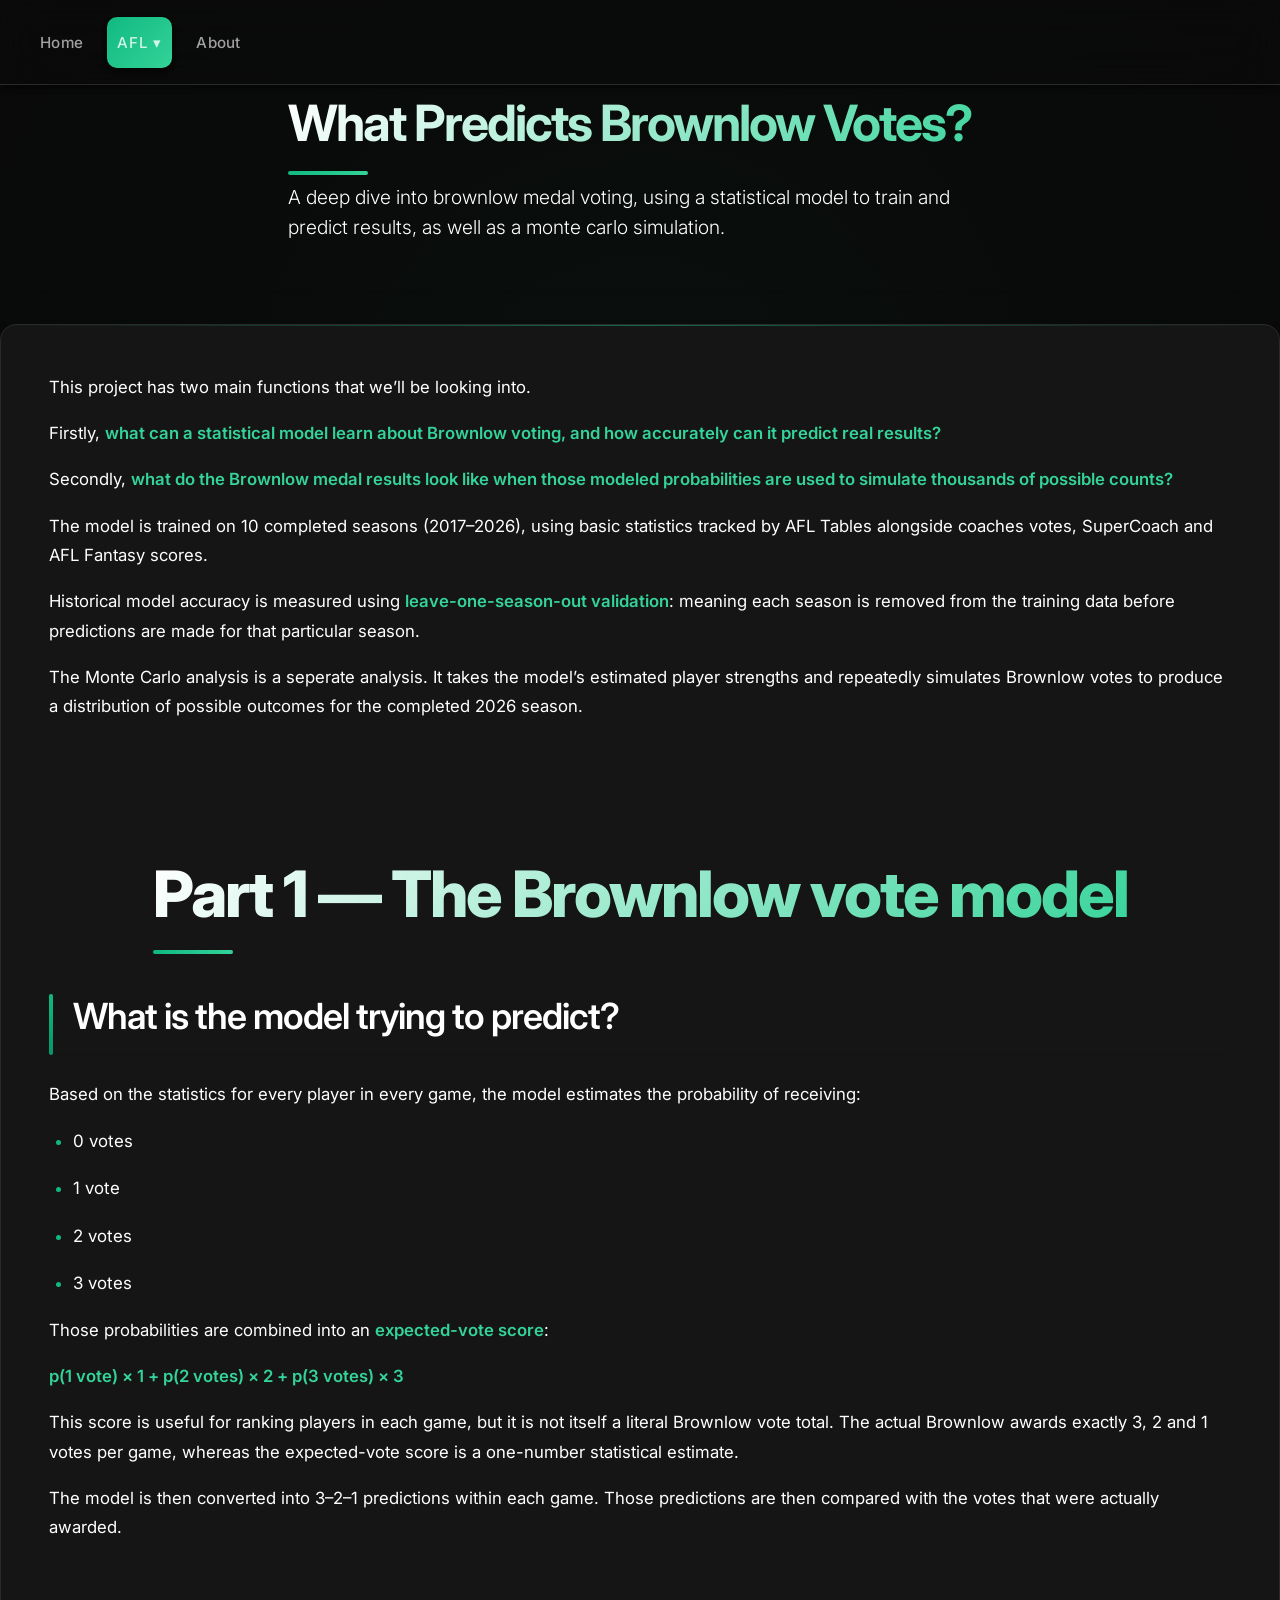
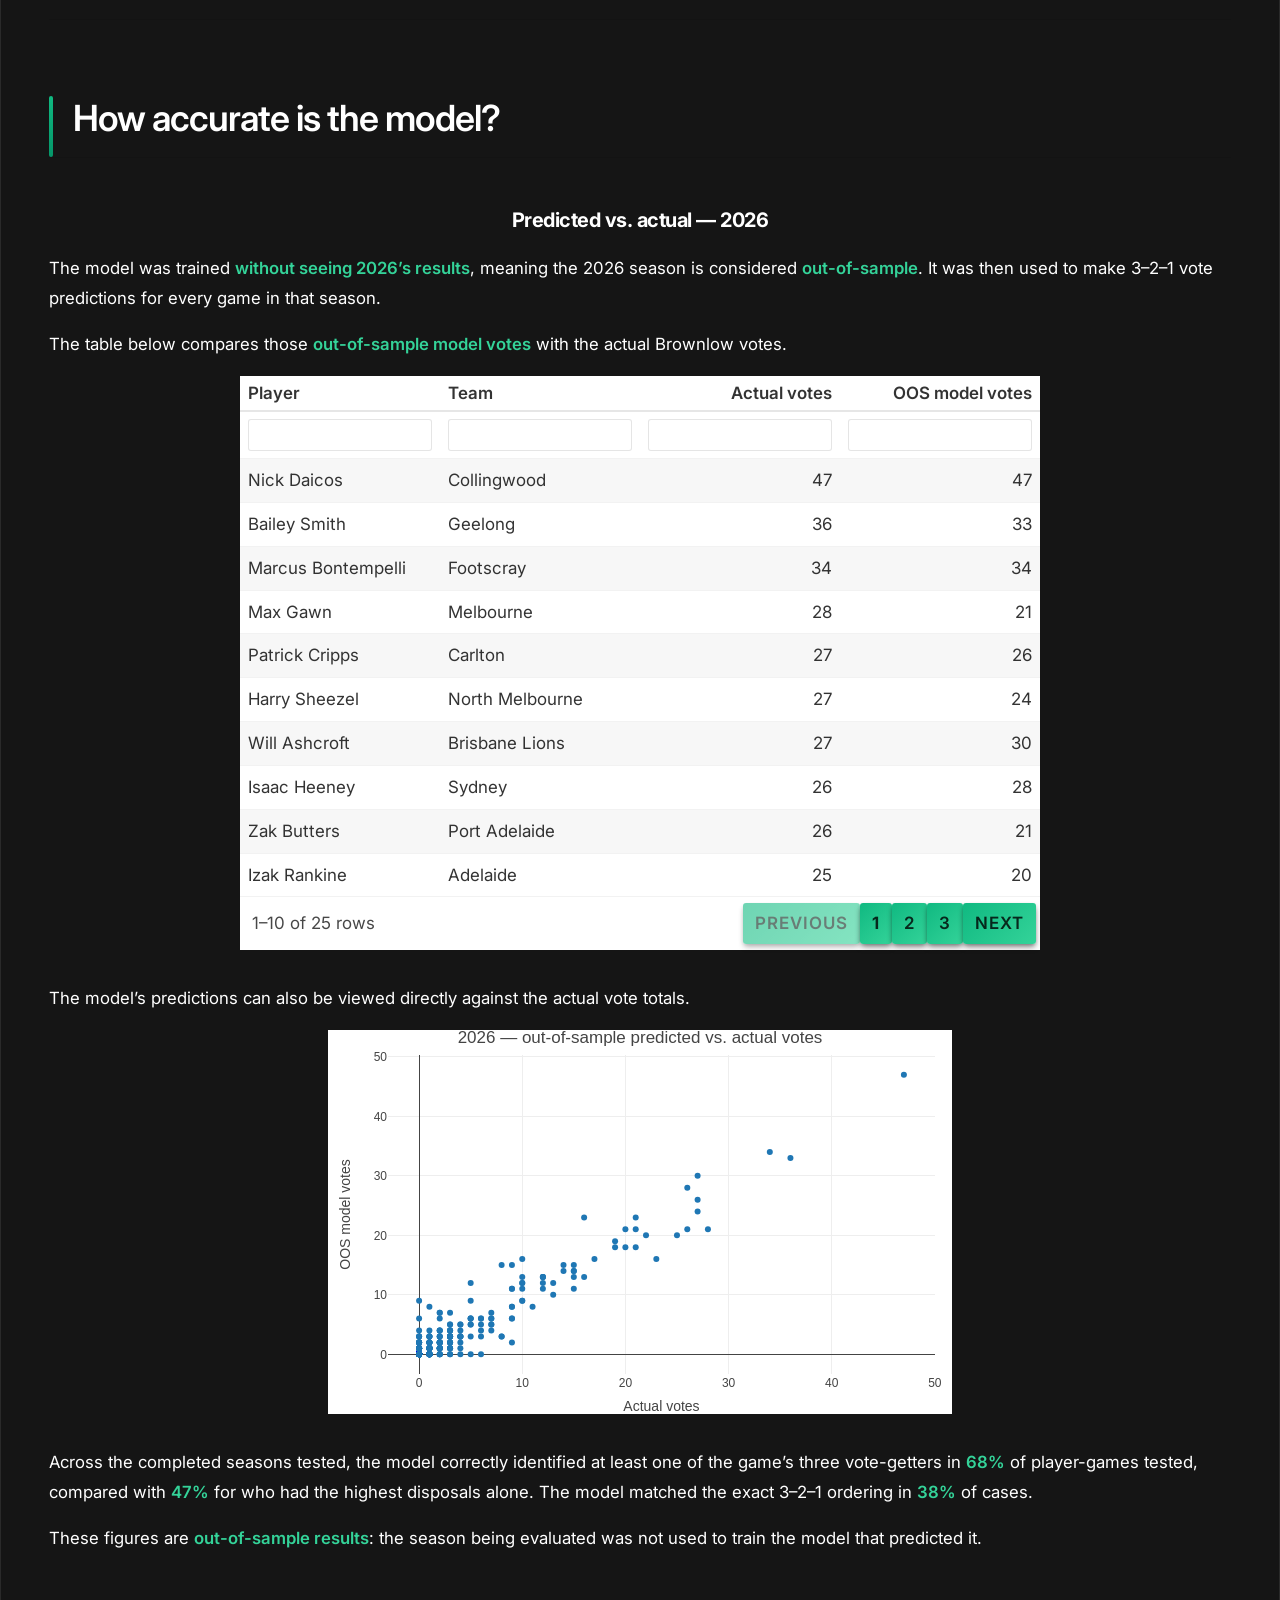
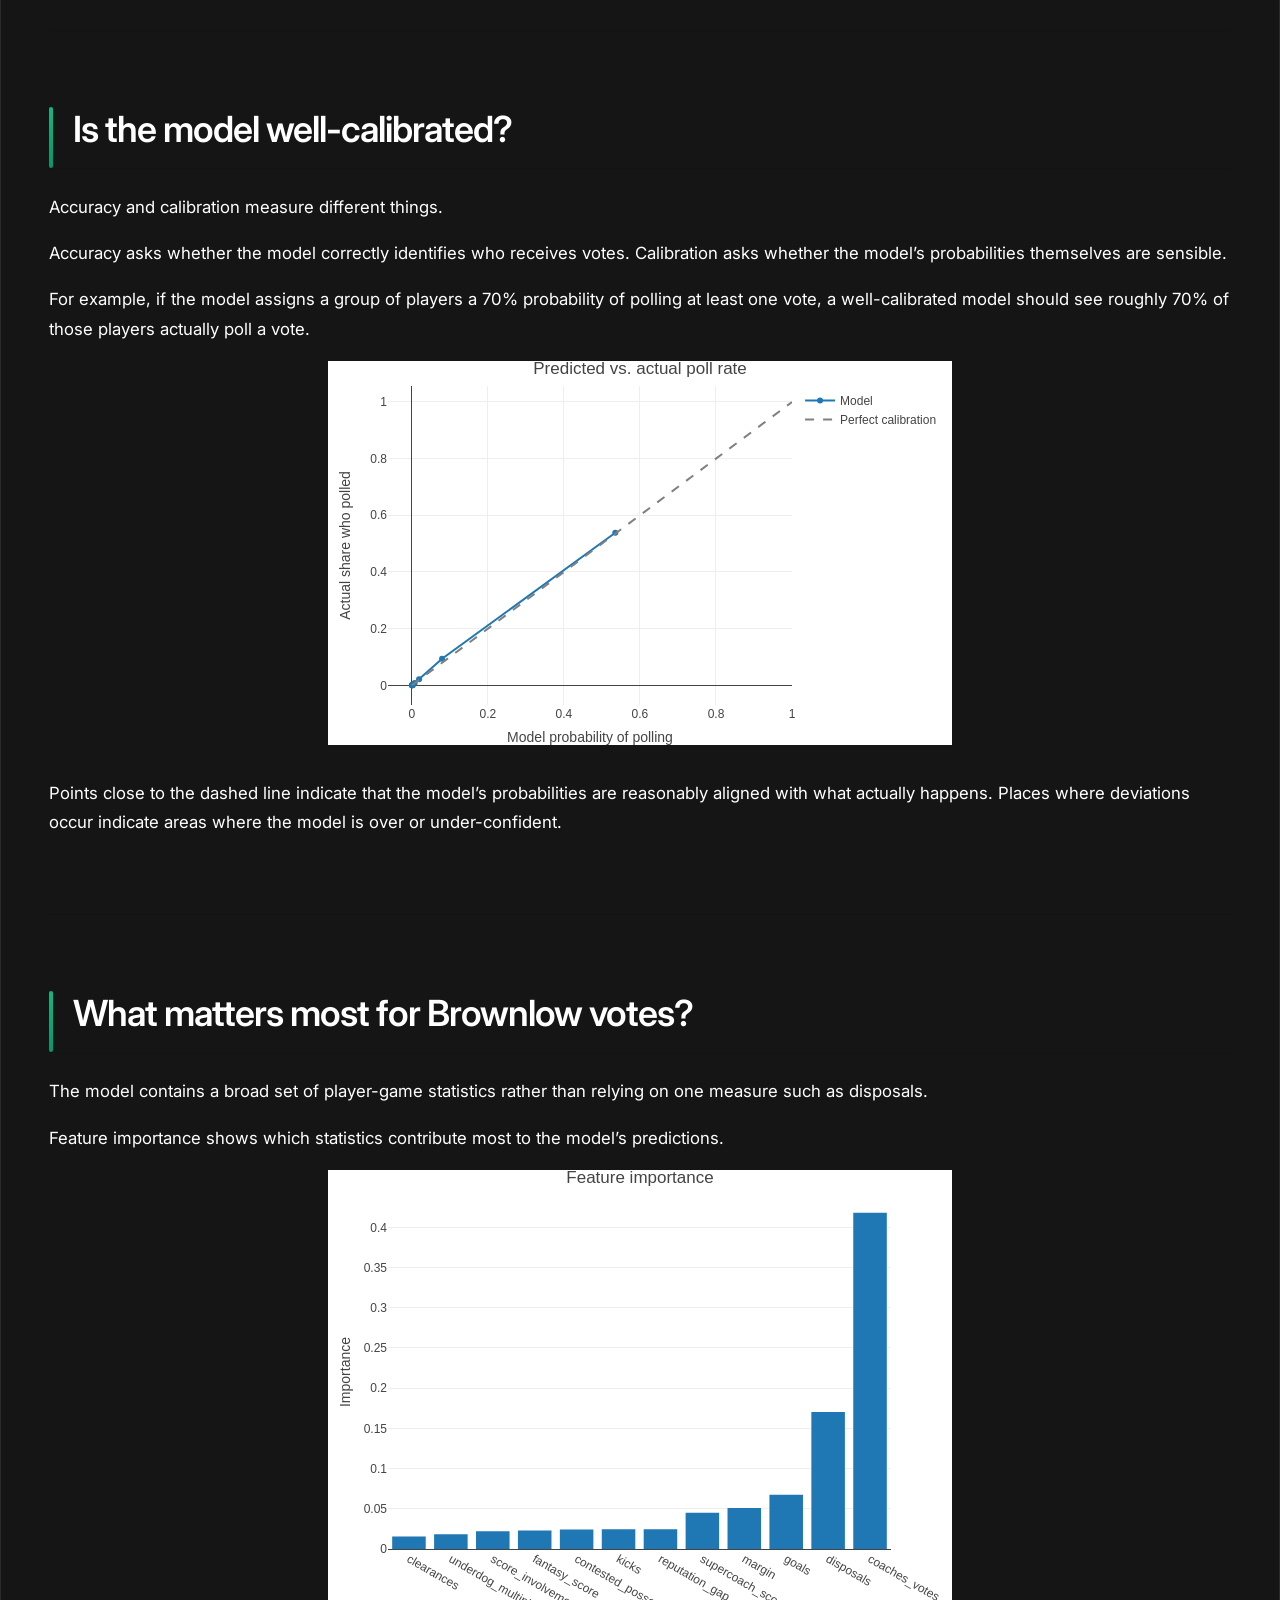
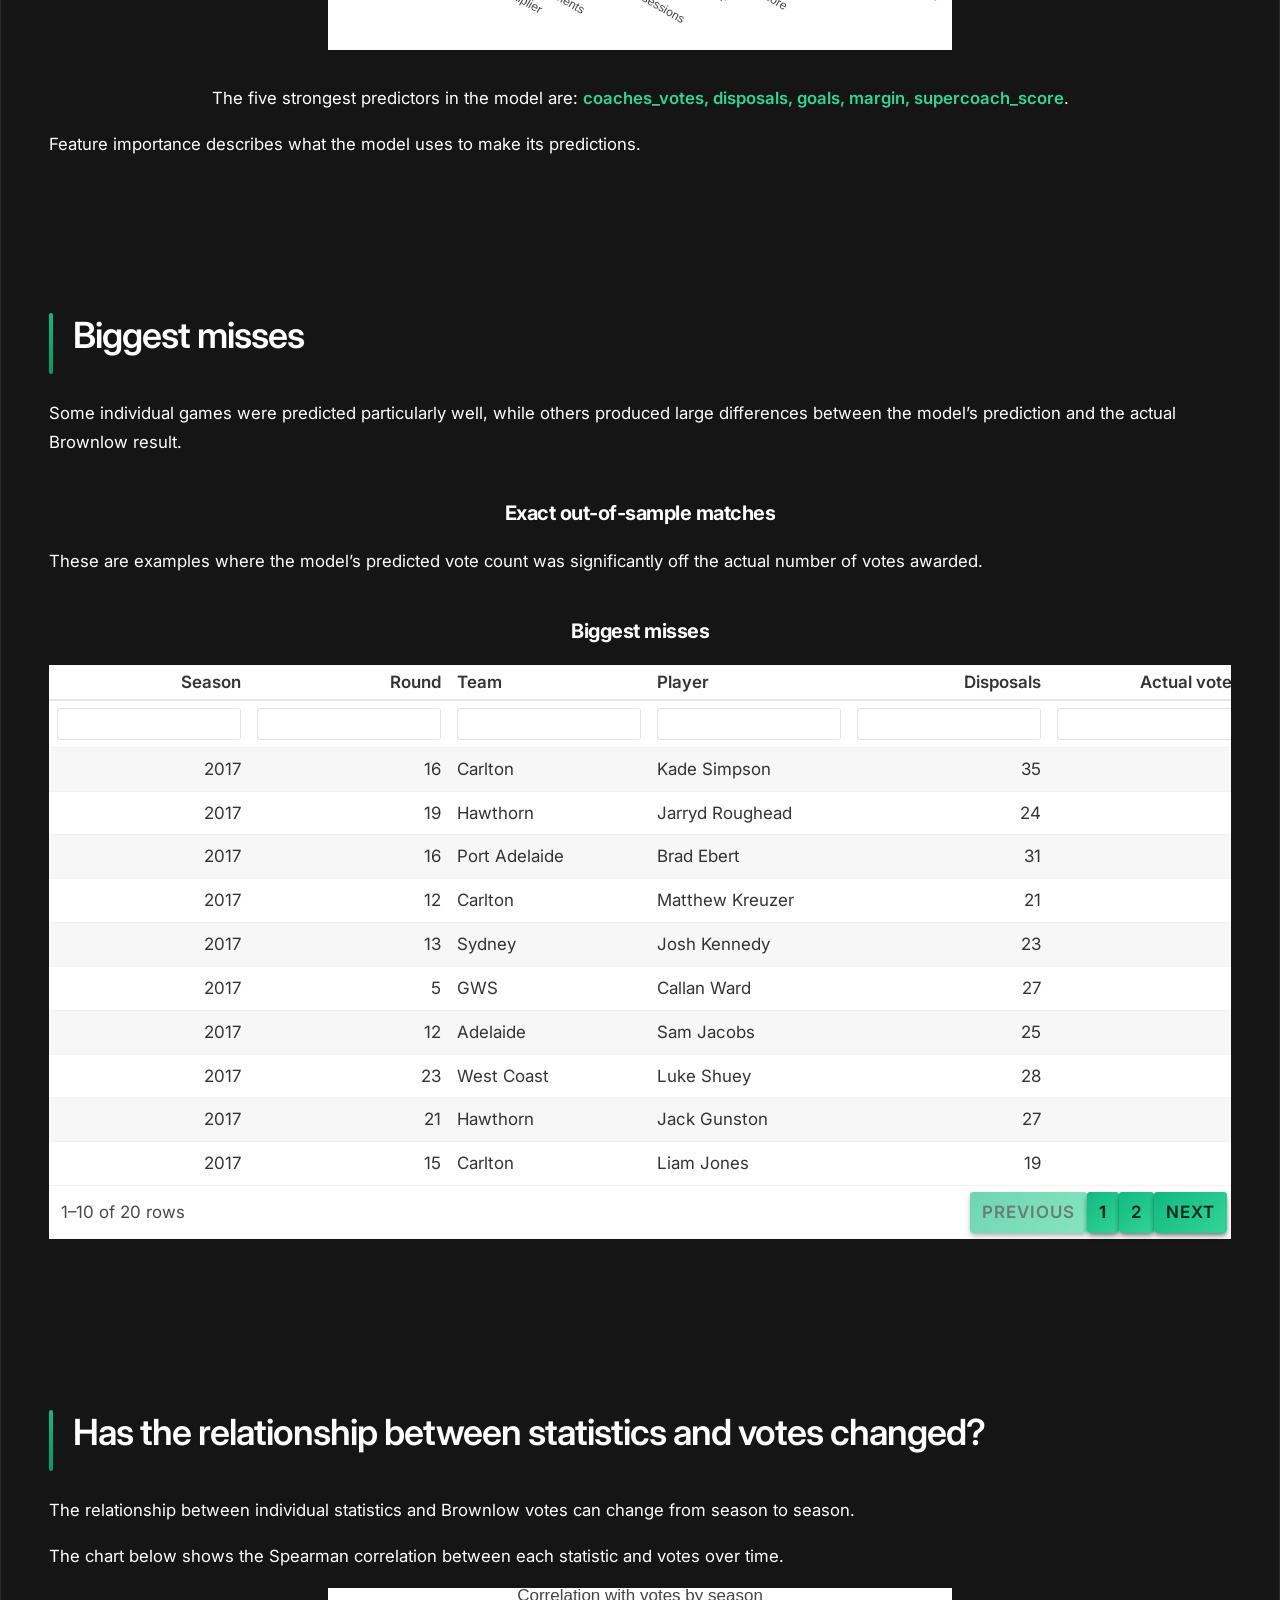
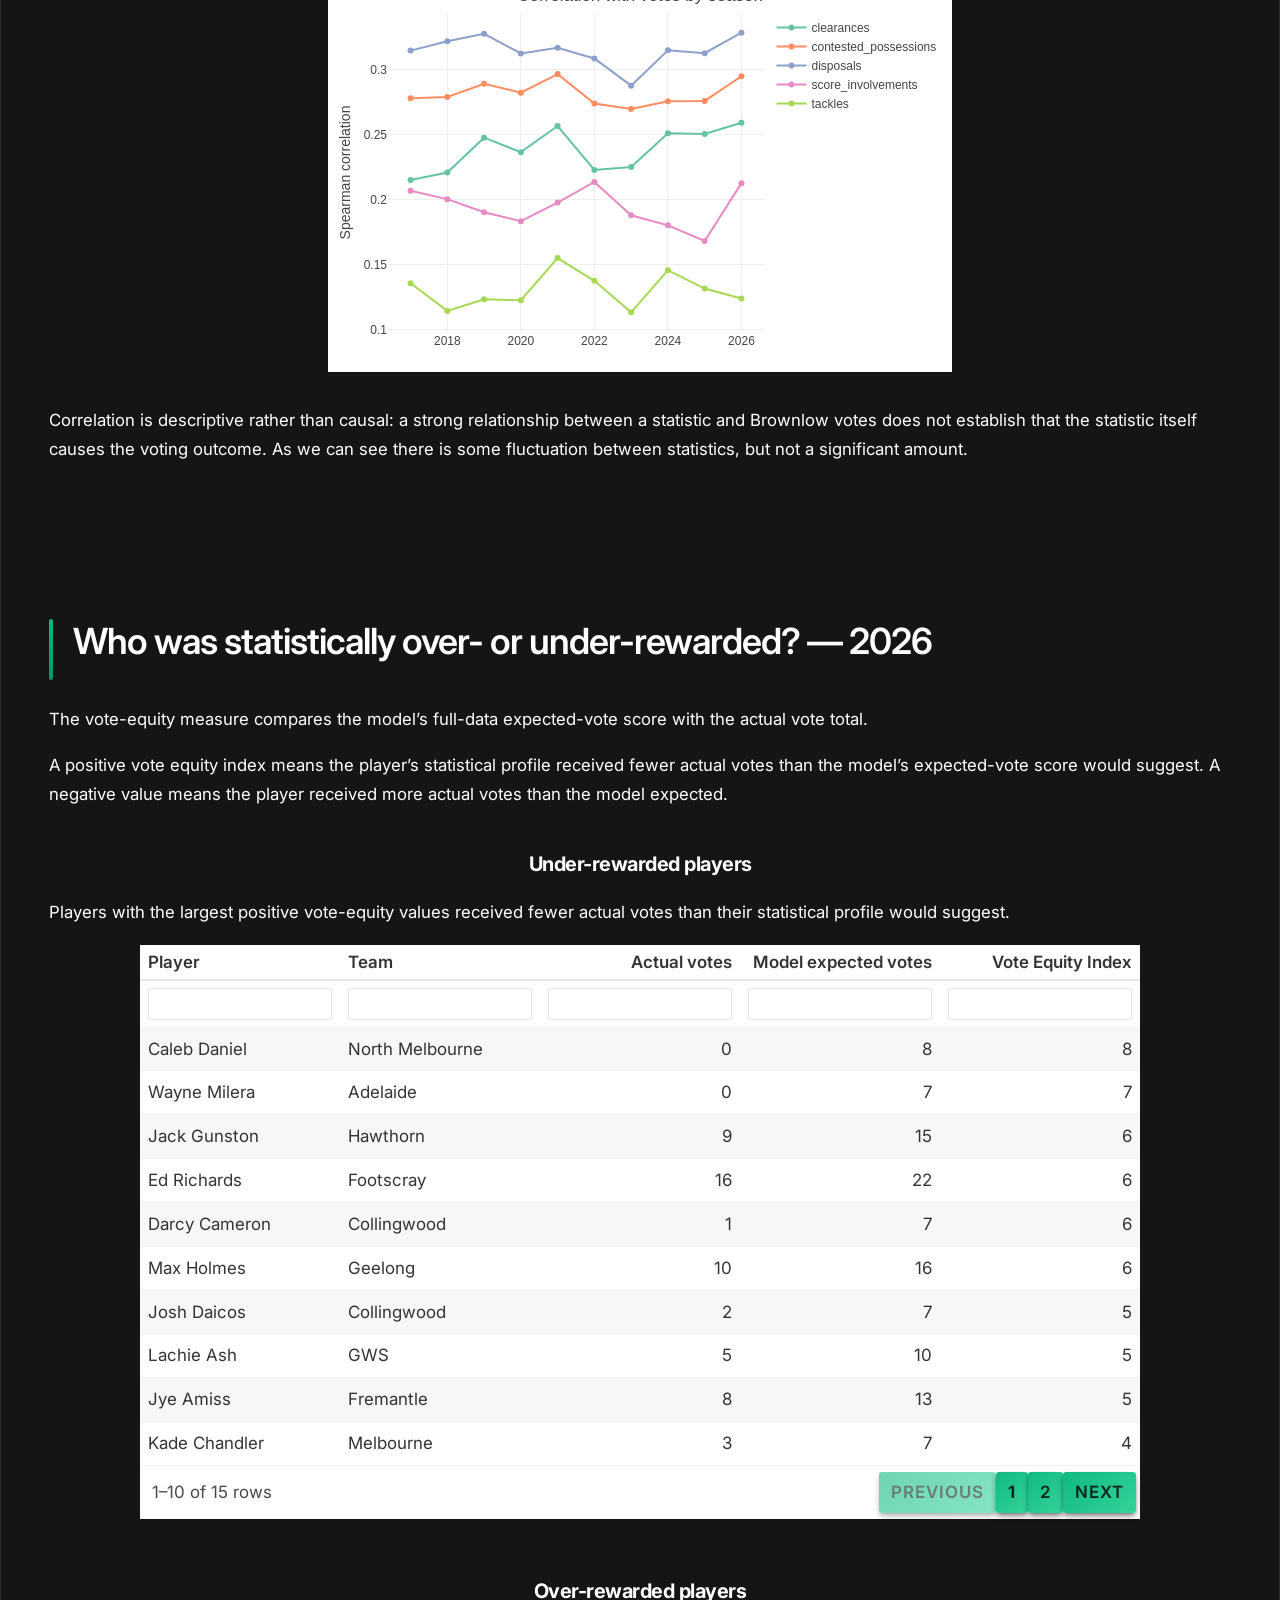
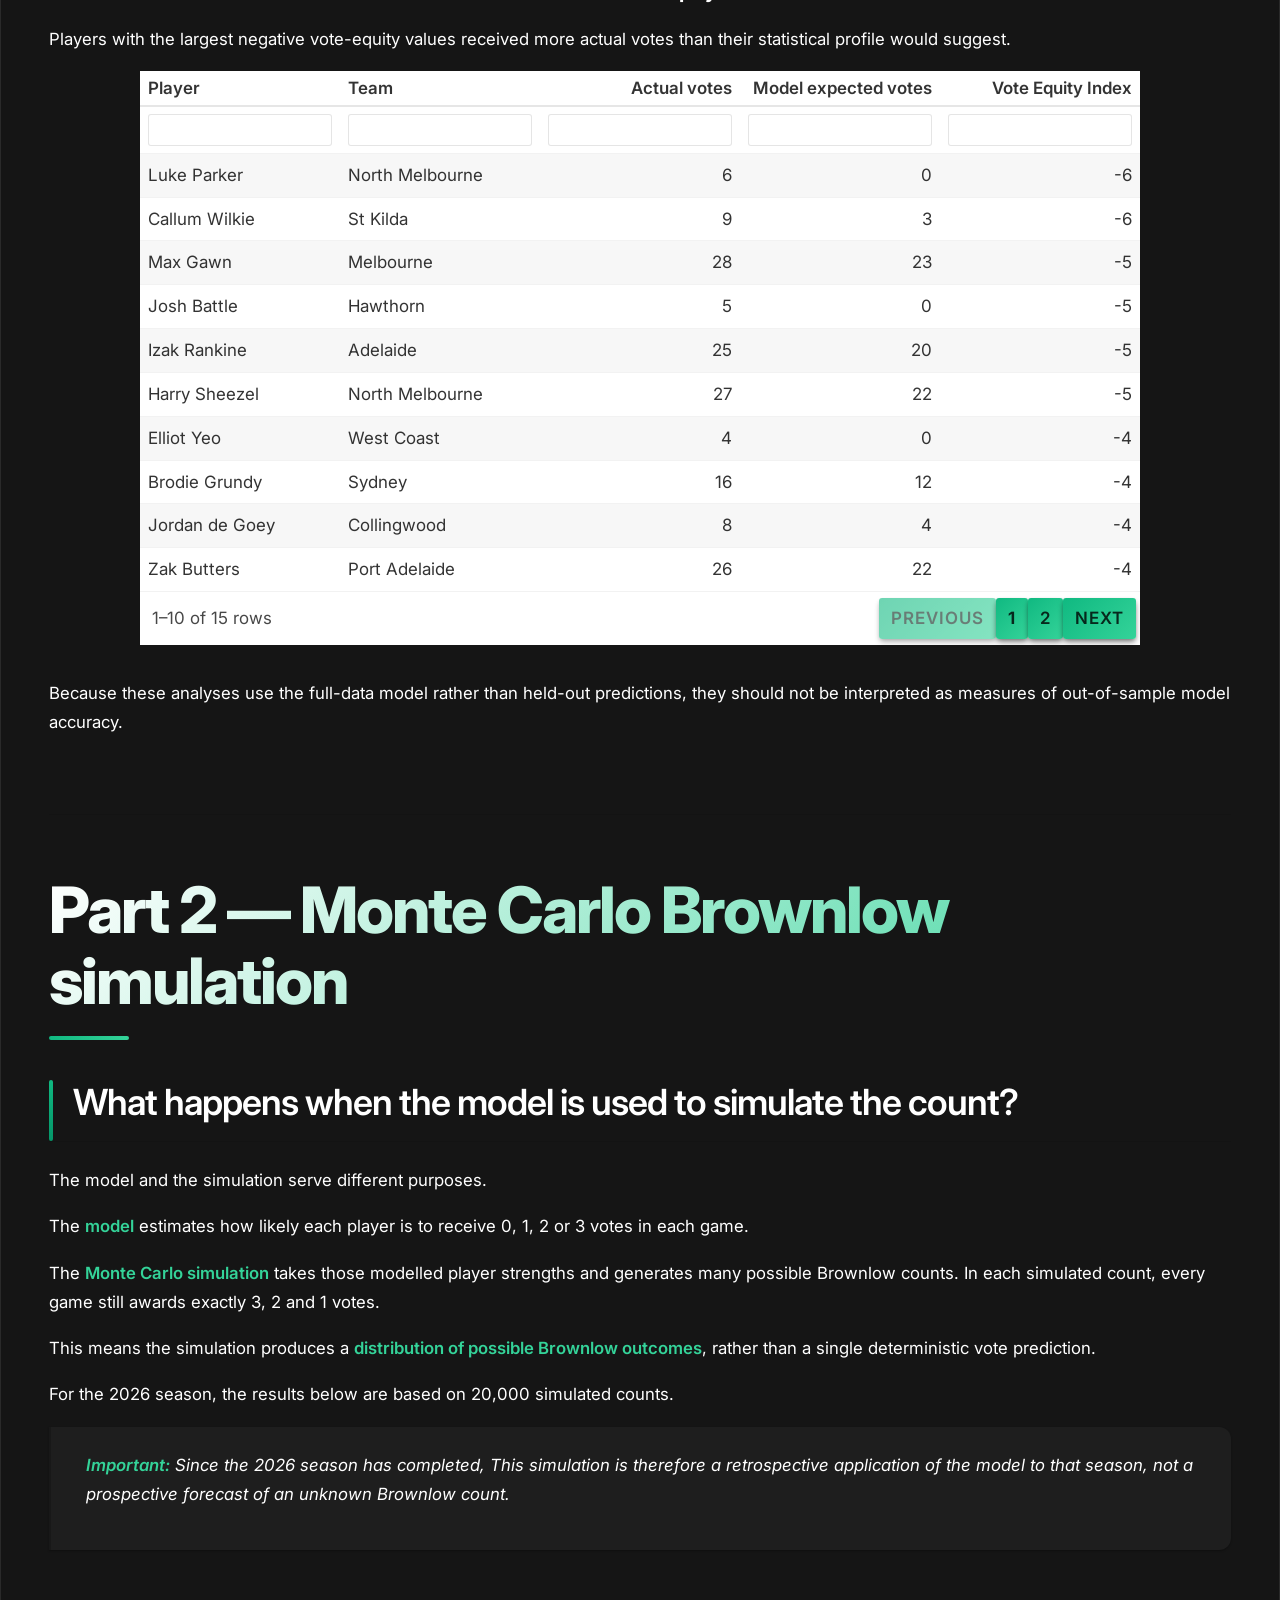
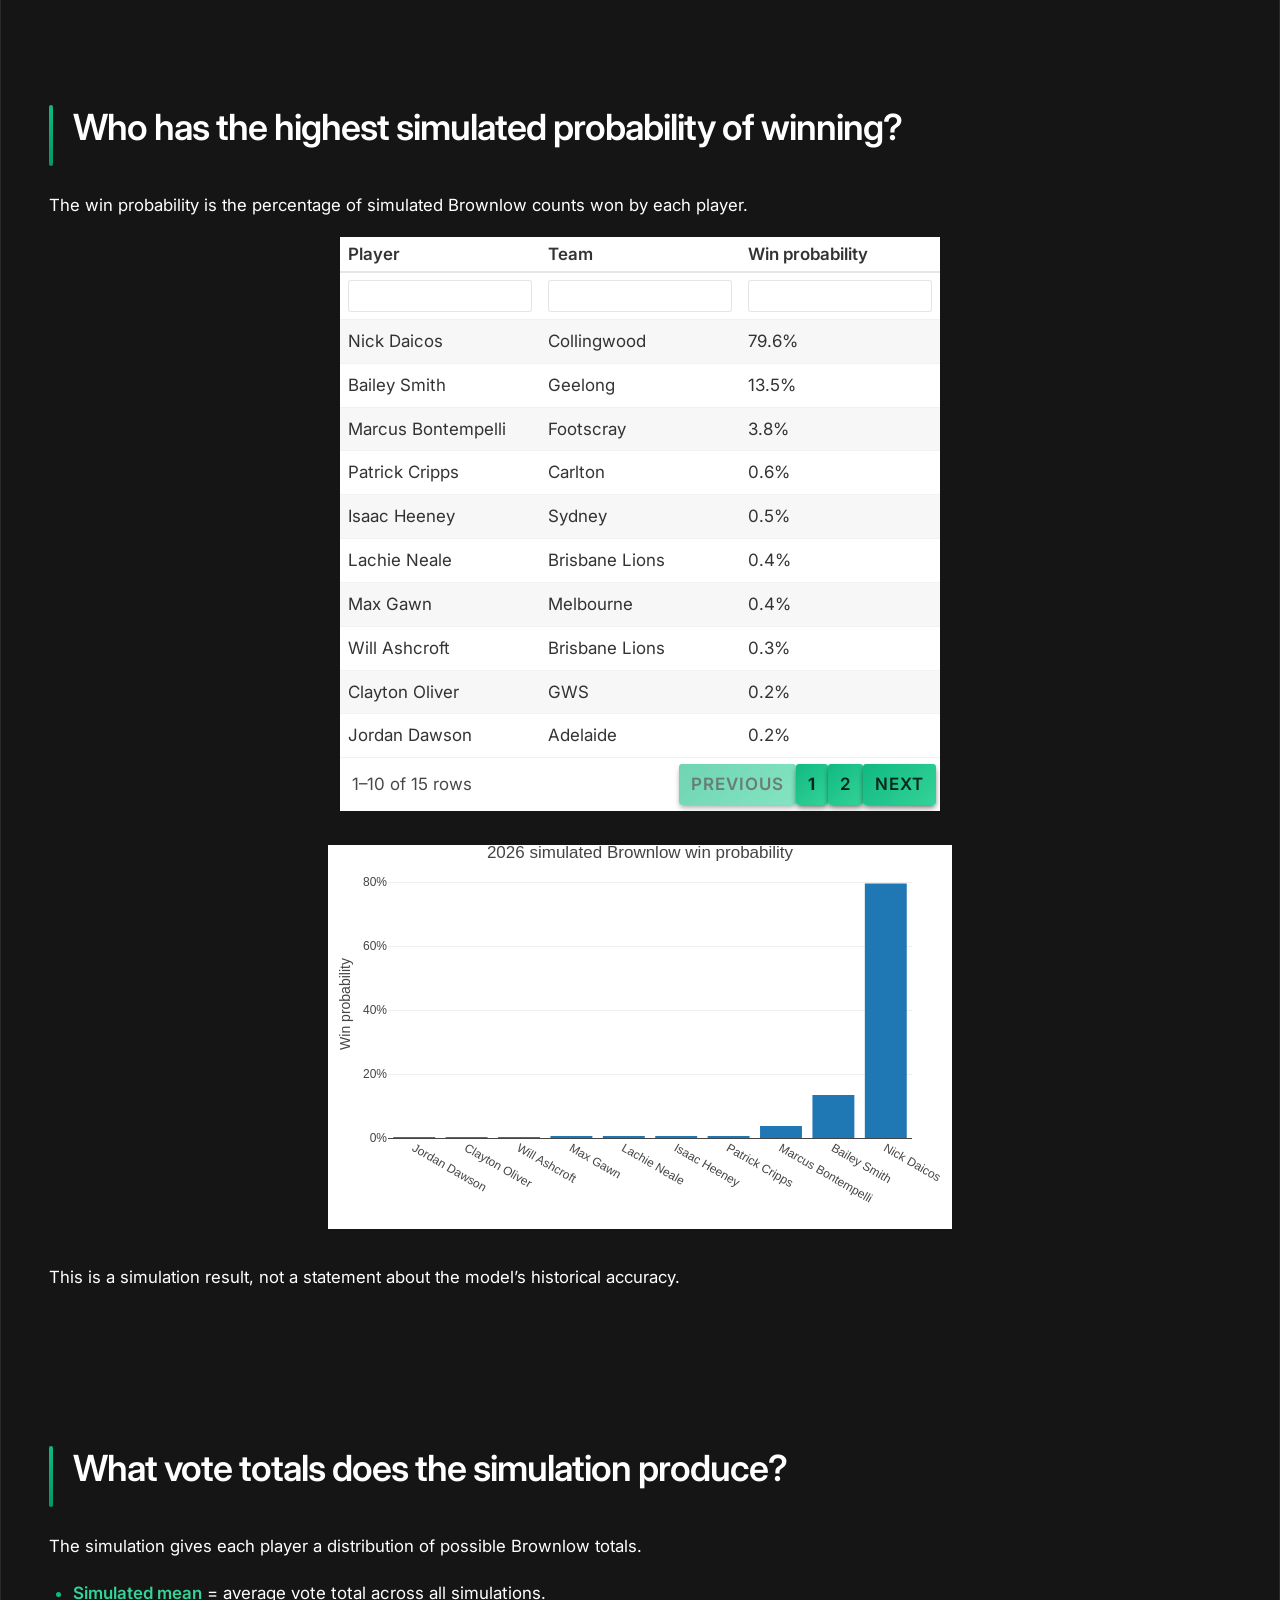
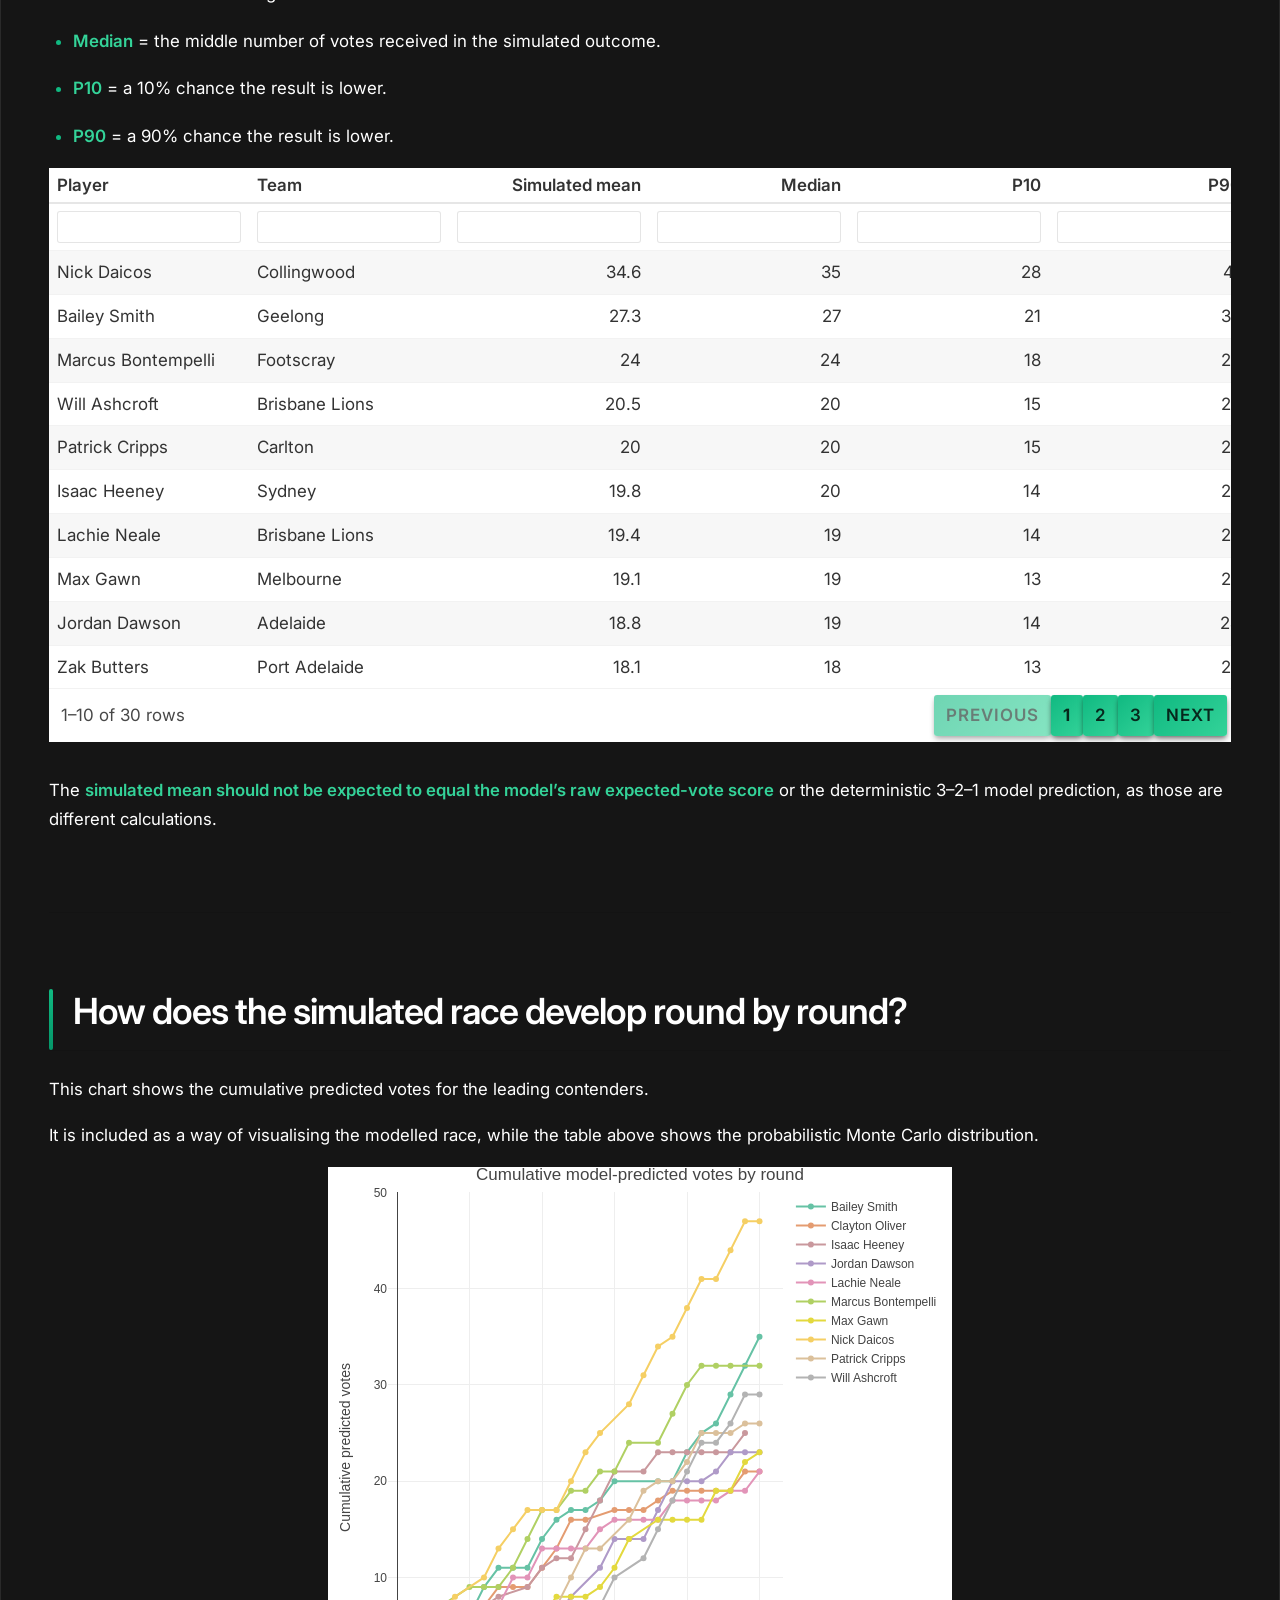
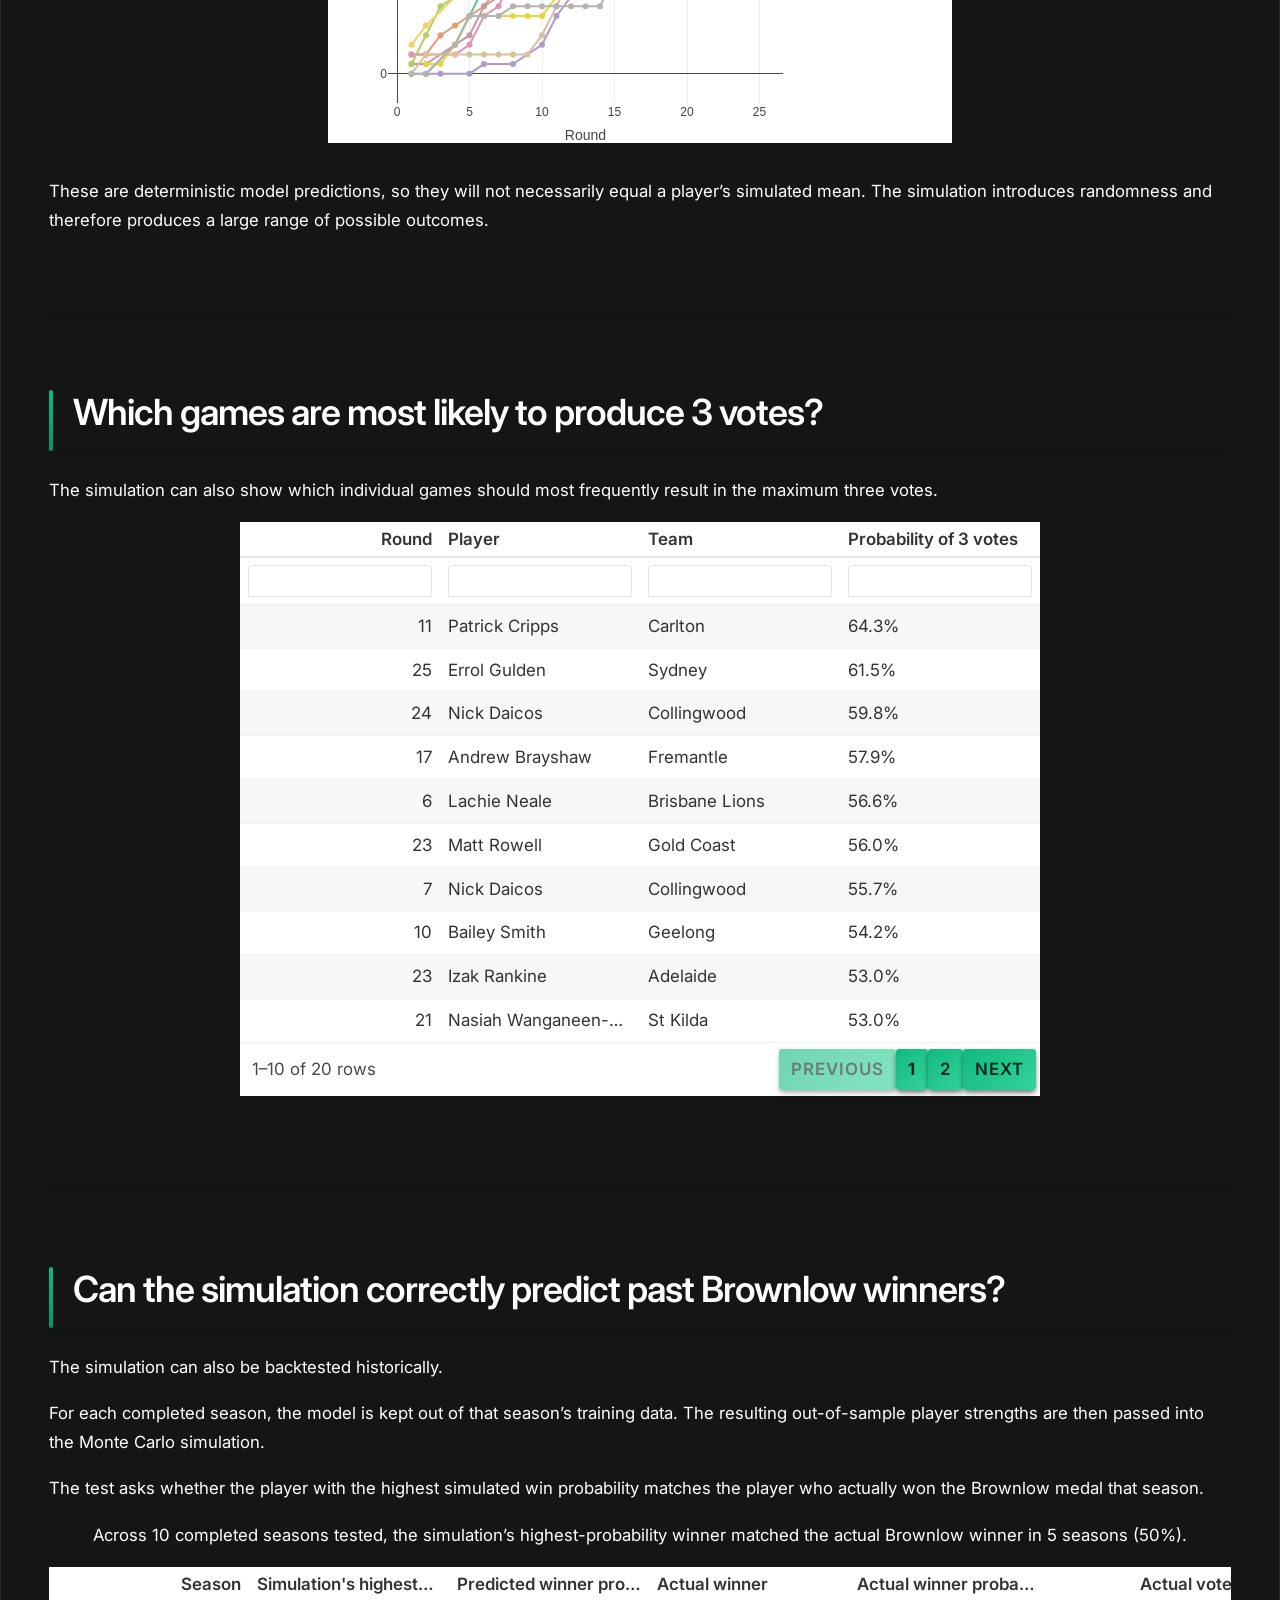
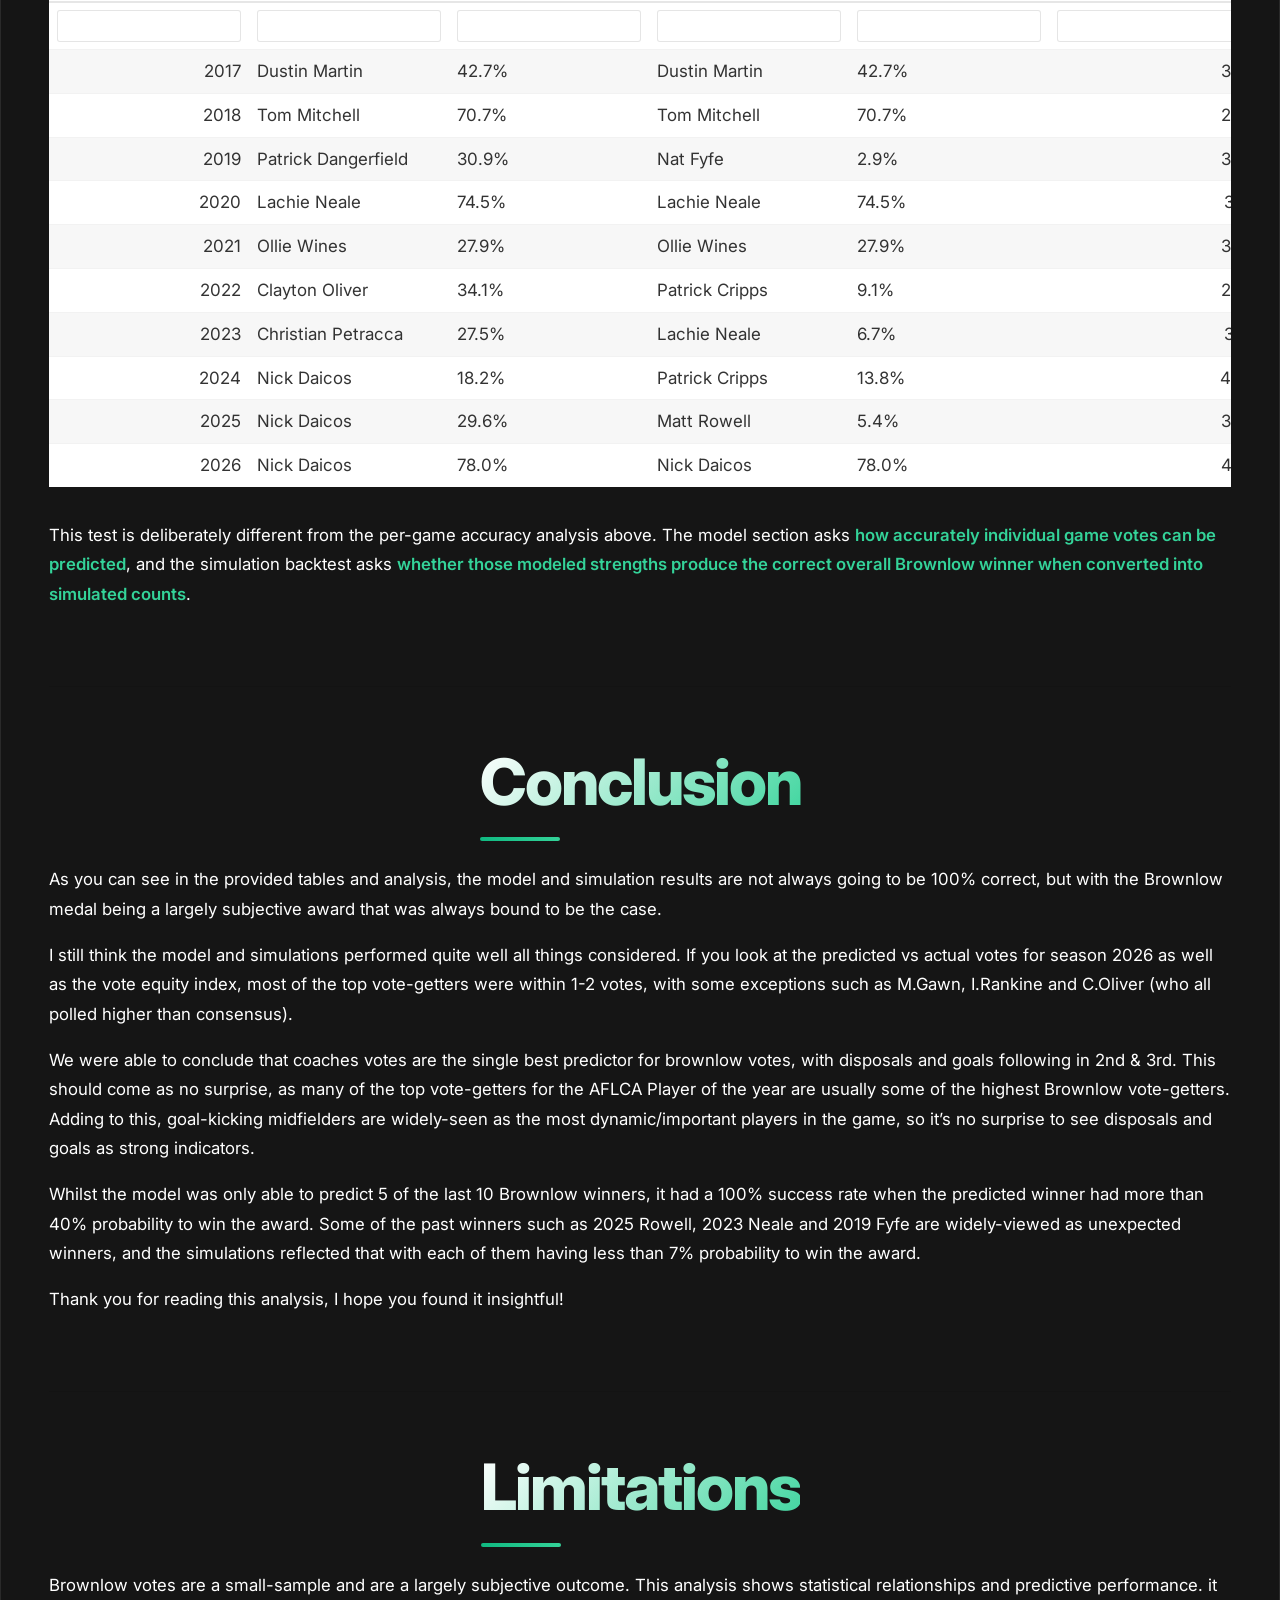
<file: docs/brownlow_analysis.html>
<!DOCTYPE html>

<html xmlns="http://www.w3.org/1999/xhtml" lang="" xml:lang="">

<head>
  <meta charset="utf-8"/>
  <meta name="viewport" content="width=device-width, initial-scale=1"/>
  <meta http-equiv="X-UA-Compatible" content="IE=Edge,chrome=1"/>
  <meta name="generator" content="distill" />

  <style type="text/css">
  /* Hide doc at startup (prevent jankiness while JS renders/transforms) */
  body {
    visibility: hidden;
  }
  </style>

 <!--radix_placeholder_import_source-->
 <!--/radix_placeholder_import_source-->

<style type="text/css">code{white-space: pre;}</style>
<style type="text/css" data-origin="pandoc">
html { -webkit-text-size-adjust: 100%; }
pre > code.sourceCode { white-space: pre; position: relative; }
pre > code.sourceCode > span { display: inline-block; line-height: 1.25; }
pre > code.sourceCode > span:empty { height: 1.2em; }
.sourceCode { overflow: visible; }
code.sourceCode > span { color: inherit; text-decoration: inherit; }
div.sourceCode { margin: 1em 0; }
pre.sourceCode { margin: 0; }
@media screen {
div.sourceCode { overflow: auto; }
}
@media print {
pre > code.sourceCode { white-space: pre-wrap; }
pre > code.sourceCode > span { text-indent: -5em; padding-left: 5em; }
}
pre.numberSource code
  { counter-reset: source-line 0; }
pre.numberSource code > span
  { position: relative; left: -4em; counter-increment: source-line; }
pre.numberSource code > span > a:first-child::before
  { content: counter(source-line);
    position: relative; left: -1em; text-align: right; vertical-align: baseline;
    border: none; display: inline-block;
    -webkit-touch-callout: none; -webkit-user-select: none;
    -khtml-user-select: none; -moz-user-select: none;
    -ms-user-select: none; user-select: none;
    padding: 0 4px; width: 4em;
    color: #aaaaaa;
  }
pre.numberSource { margin-left: 3em; border-left: 1px solid #aaaaaa;  padding-left: 4px; }
div.sourceCode
  { color: #00769e; background-color: #f1f3f5; }
@media screen {
pre > code.sourceCode > span > a:first-child::before { text-decoration: underline; }
}
code span { color: #00769e; } /* Normal */
code span.al { color: #ad0000; } /* Alert */
code span.an { color: #5e5e5e; } /* Annotation */
code span.at { color: #657422; } /* Attribute */
code span.bn { color: #ad0000; } /* BaseN */
code span.bu { } /* BuiltIn */
code span.cf { color: #00769e; } /* ControlFlow */
code span.ch { color: #20794d; } /* Char */
code span.cn { color: #8f5902; } /* Constant */
code span.co { color: #5e5e5e; } /* Comment */
code span.cv { color: #5e5e5e; font-style: italic; } /* CommentVar */
code span.do { color: #5e5e5e; font-style: italic; } /* Documentation */
code span.dt { color: #ad0000; } /* DataType */
code span.dv { color: #ad0000; } /* DecVal */
code span.er { color: #ad0000; } /* Error */
code span.ex { } /* Extension */
code span.fl { color: #ad0000; } /* Float */
code span.fu { color: #4758ab; } /* Function */
code span.im { } /* Import */
code span.in { color: #5e5e5e; } /* Information */
code span.kw { color: #00769e; } /* Keyword */
code span.op { color: #5e5e5e; } /* Operator */
code span.ot { color: #00769e; } /* Other */
code span.pp { color: #ad0000; } /* Preprocessor */
code span.sc { color: #5e5e5e; } /* SpecialChar */
code span.ss { color: #20794d; } /* SpecialString */
code span.st { color: #20794d; } /* String */
code span.va { color: #111111; } /* Variable */
code span.vs { color: #20794d; } /* VerbatimString */
code span.wa { color: #5e5e5e; font-style: italic; } /* Warning */
</style>


  <!--radix_placeholder_meta_tags-->
  <title>Core Sports Data: What Predicts Brownlow Votes?</title>

  <meta property="description" itemprop="description" content="A deep dive into brownlow medal voting, using a statistical model to train and predict results, as well as a monte carlo simulation."/>


  <!--  https://schema.org/Article -->
  <meta property="article:published" itemprop="datePublished" content="2026-10-07"/>
  <meta property="article:created" itemprop="dateCreated" content="2026-10-07"/>

  <!--  https://developers.facebook.com/docs/sharing/webmasters#markup -->
  <meta property="og:title" content="Core Sports Data: What Predicts Brownlow Votes?"/>
  <meta property="og:type" content="article"/>
  <meta property="og:description" content="A deep dive into brownlow medal voting, using a statistical model to train and predict results, as well as a monte carlo simulation."/>
  <meta property="og:locale" content="en_US"/>
  <meta property="og:site_name" content="Core Sports Data"/>

  <!--  https://dev.twitter.com/cards/types/summary -->
  <meta property="twitter:card" content="summary"/>
  <meta property="twitter:title" content="Core Sports Data: What Predicts Brownlow Votes?"/>
  <meta property="twitter:description" content="A deep dive into brownlow medal voting, using a statistical model to train and predict results, as well as a monte carlo simulation."/>

  <!--/radix_placeholder_meta_tags-->
  <!--radix_placeholder_rmarkdown_metadata-->

  <script type="text/json" id="radix-rmarkdown-metadata">
  {"type":"list","attributes":{"names":{"type":"character","attributes":{},"value":["title","description","date","output"]}},"value":[{"type":"character","attributes":{},"value":["What Predicts Brownlow Votes?"]},{"type":"character","attributes":{},"value":["A deep dive into brownlow medal voting, using a statistical model to train and predict results, as well as a monte carlo simulation."]},{"type":"character","attributes":{},"value":["2026-10-07"]},{"type":"list","attributes":{"names":{"type":"character","attributes":{},"value":["distill::distill_article"]}},"value":[{"type":"list","attributes":{"names":{"type":"character","attributes":{},"value":["css","includes"]}},"value":[{"type":"character","attributes":{},"value":["styles.css"]},{"type":"list","attributes":{"names":{"type":"character","attributes":{},"value":["in_header"]}},"value":[{"type":"character","attributes":{},"value":["favicon.html"]}]}]}]}]}
  </script>
  <!--/radix_placeholder_rmarkdown_metadata-->
  <!--radix_placeholder_navigation_in_header-->
  <meta name="distill:offset" content=""/>

  <script type="application/javascript">

    window.headroom_prevent_pin = false;

    window.document.addEventListener("DOMContentLoaded", function (event) {

      // initialize headroom for banner
      var header = $('header').get(0);
      var headerHeight = header.offsetHeight;
      var headroom = new Headroom(header, {
        tolerance: 5,
        onPin : function() {
          if (window.headroom_prevent_pin) {
            window.headroom_prevent_pin = false;
            headroom.unpin();
          }
        }
      });
      headroom.init();
      if(window.location.hash)
        headroom.unpin();
      $(header).addClass('headroom--transition');

      // offset scroll location for banner on hash change
      // (see: https://github.com/WickyNilliams/headroom.js/issues/38)
      window.addEventListener("hashchange", function(event) {
        window.scrollTo(0, window.pageYOffset - (headerHeight + 25));
      });

      // responsive menu
      $('.distill-site-header').each(function(i, val) {
        var topnav = $(this);
        var toggle = topnav.find('.nav-toggle');
        toggle.on('click', function() {
          topnav.toggleClass('responsive');
        });
      });

      // nav dropdowns
      $('.nav-dropbtn').click(function(e) {
        $(this).next('.nav-dropdown-content').toggleClass('nav-dropdown-active');
        $(this).parent().siblings('.nav-dropdown')
           .children('.nav-dropdown-content').removeClass('nav-dropdown-active');
      });
      $("body").click(function(e){
        $('.nav-dropdown-content').removeClass('nav-dropdown-active');
      });
      $(".nav-dropdown").click(function(e){
        e.stopPropagation();
      });
    });
  </script>

  <style type="text/css">

  /* Theme (user-documented overrideables for nav appearance) */

  .distill-site-nav {
    color: rgba(255, 255, 255, 0.8);
    background-color: #0F2E3D;
    font-size: 15px;
    font-weight: 300;
  }

  .distill-site-nav a {
    color: inherit;
    text-decoration: none;
  }

  .distill-site-nav a:hover {
    color: white;
  }

  @media print {
    .distill-site-nav {
      display: none;
    }
  }

  .distill-site-header {

  }

  .distill-site-footer {

  }


  /* Site Header */

  .distill-site-header {
    width: 100%;
    box-sizing: border-box;
    z-index: 3;
  }

  .distill-site-header .nav-left {
    display: inline-block;
    margin-left: 8px;
  }

  @media screen and (max-width: 768px) {
    .distill-site-header .nav-left {
      margin-left: 0;
    }
  }


  .distill-site-header .nav-right {
    float: right;
    margin-right: 8px;
  }

  .distill-site-header a,
  .distill-site-header .title {
    display: inline-block;
    text-align: center;
    padding: 14px 10px 14px 10px;
  }

  .distill-site-header .title {
    font-size: 18px;
    min-width: 150px;
  }

  .distill-site-header .logo {
    padding: 0;
  }

  .distill-site-header .logo img {
    display: none;
    max-height: 20px;
    width: auto;
    margin-bottom: -4px;
  }

  .distill-site-header .nav-image img {
    max-height: 18px;
    width: auto;
    display: inline-block;
    margin-bottom: -3px;
  }



  @media screen and (min-width: 1000px) {
    .distill-site-header .logo img {
      display: inline-block;
    }
    .distill-site-header .nav-left {
      margin-left: 20px;
    }
    .distill-site-header .nav-right {
      margin-right: 20px;
    }
    .distill-site-header .title {
      padding-left: 12px;
    }
  }


  .distill-site-header .nav-toggle {
    display: none;
  }

  .nav-dropdown {
    display: inline-block;
    position: relative;
  }

  .nav-dropdown .nav-dropbtn {
    border: none;
    outline: none;
    color: rgba(255, 255, 255, 0.8);
    padding: 16px 10px;
    background-color: transparent;
    font-family: inherit;
    font-size: inherit;
    font-weight: inherit;
    margin: 0;
    margin-top: 1px;
    z-index: 2;
  }

  .nav-dropdown-content {
    display: none;
    position: absolute;
    background-color: white;
    min-width: 200px;
    border: 1px solid rgba(0,0,0,0.15);
    border-radius: 4px;
    box-shadow: 0px 8px 16px 0px rgba(0,0,0,0.1);
    z-index: 1;
    margin-top: 2px;
    white-space: nowrap;
    padding-top: 4px;
    padding-bottom: 4px;
  }

  .nav-dropdown-content hr {
    margin-top: 4px;
    margin-bottom: 4px;
    border: none;
    border-bottom: 1px solid rgba(0, 0, 0, 0.1);
  }

  .nav-dropdown-active {
    display: block;
  }

  .nav-dropdown-content a, .nav-dropdown-content .nav-dropdown-header {
    color: black;
    padding: 6px 24px;
    text-decoration: none;
    display: block;
    text-align: left;
  }

  .nav-dropdown-content .nav-dropdown-header {
    display: block;
    padding: 5px 24px;
    padding-bottom: 0;
    text-transform: uppercase;
    font-size: 14px;
    color: #999999;
    white-space: nowrap;
  }

  .nav-dropdown:hover .nav-dropbtn {
    color: white;
  }

  .nav-dropdown-content a:hover {
    background-color: #ddd;
    color: black;
  }

  .nav-right .nav-dropdown-content {
    margin-left: -45%;
    right: 0;
  }

  @media screen and (max-width: 768px) {
    .distill-site-header a, .distill-site-header .nav-dropdown  {display: none;}
    .distill-site-header a.nav-toggle {
      float: right;
      display: block;
    }
    .distill-site-header .title {
      margin-left: 0;
    }
    .distill-site-header .nav-right {
      margin-right: 0;
    }
    .distill-site-header {
      overflow: hidden;
    }
    .nav-right .nav-dropdown-content {
      margin-left: 0;
    }
  }


  @media screen and (max-width: 768px) {
    .distill-site-header.responsive {position: relative; min-height: 500px; }
    .distill-site-header.responsive a.nav-toggle {
      position: absolute;
      right: 0;
      top: 0;
    }
    .distill-site-header.responsive a,
    .distill-site-header.responsive .nav-dropdown {
      display: block;
      text-align: left;
    }
    .distill-site-header.responsive .nav-left,
    .distill-site-header.responsive .nav-right {
      width: 100%;
    }
    .distill-site-header.responsive .nav-dropdown {float: none;}
    .distill-site-header.responsive .nav-dropdown-content {position: relative;}
    .distill-site-header.responsive .nav-dropdown .nav-dropbtn {
      display: block;
      width: 100%;
      text-align: left;
    }
  }

  /* Site Footer */

  .distill-site-footer {
    width: 100%;
    overflow: hidden;
    box-sizing: border-box;
    z-index: 3;
    margin-top: 30px;
    padding-top: 30px;
    padding-bottom: 30px;
    text-align: center;
  }

  /* Headroom */

  d-title {
    padding-top: 6rem;
  }

  @media print {
    d-title {
      padding-top: 4rem;
    }
  }

  .headroom {
    z-index: 1000;
    position: fixed;
    top: 0;
    left: 0;
    right: 0;
  }

  .headroom--transition {
    transition: all .4s ease-in-out;
  }

  .headroom--unpinned {
    top: -100px;
  }

  .headroom--pinned {
    top: 0;
  }

  /* adjust viewport for navbar height */
  /* helps vertically center bootstrap (non-distill) content */
  .min-vh-100 {
    min-height: calc(100vh - 100px) !important;
  }

  </style>

  <script src="site_libs/jquery-3.6.0/jquery-3.6.0.min.js"></script>
  <link href="site_libs/font-awesome-6.5.2/css/all.min.css" rel="stylesheet"/>
  <link href="site_libs/font-awesome-6.5.2/css/v4-shims.min.css" rel="stylesheet"/>
  <script src="site_libs/headroom-0.9.4/headroom.min.js"></script>
  <script src="site_libs/autocomplete-0.37.1/autocomplete.min.js"></script>
  <script src="site_libs/fuse-6.4.1/fuse.min.js"></script>

  <script type="application/javascript">

  function getMeta(metaName) {
    var metas = document.getElementsByTagName('meta');
    for (let i = 0; i < metas.length; i++) {
      if (metas[i].getAttribute('name') === metaName) {
        return metas[i].getAttribute('content');
      }
    }
    return '';
  }

  function offsetURL(url) {
    var offset = getMeta('distill:offset');
    return offset ? offset + '/' + url : url;
  }

  function createFuseIndex() {

    // create fuse index
    var options = {
      keys: [
        { name: 'title', weight: 20 },
        { name: 'categories', weight: 15 },
        { name: 'description', weight: 10 },
        { name: 'contents', weight: 5 },
      ],
      ignoreLocation: true,
      threshold: 0
    };
    var fuse = new window.Fuse([], options);

    // fetch the main search.json
    return fetch(offsetURL('search.json'))
      .then(function(response) {
        if (response.status == 200) {
          return response.json().then(function(json) {
            // index main articles
            json.articles.forEach(function(article) {
              fuse.add(article);
            });
            // download collections and index their articles
            return Promise.all(json.collections.map(function(collection) {
              return fetch(offsetURL(collection)).then(function(response) {
                if (response.status === 200) {
                  return response.json().then(function(articles) {
                    articles.forEach(function(article) {
                      fuse.add(article);
                    });
                  })
                } else {
                  return Promise.reject(
                    new Error('Unexpected status from search index request: ' +
                              response.status)
                  );
                }
              });
            })).then(function() {
              return fuse;
            });
          });

        } else {
          return Promise.reject(
            new Error('Unexpected status from search index request: ' +
                        response.status)
          );
        }
      });
  }

  window.document.addEventListener("DOMContentLoaded", function (event) {

    // get search element (bail if we don't have one)
    var searchEl = window.document.getElementById('distill-search');
    if (!searchEl)
      return;

    createFuseIndex()
      .then(function(fuse) {

        // make search box visible
        searchEl.classList.remove('hidden');

        // initialize autocomplete
        var options = {
          autoselect: true,
          hint: false,
          minLength: 2,
        };
        window.autocomplete(searchEl, options, [{
          source: function(query, callback) {
            const searchOptions = {
              isCaseSensitive: false,
              shouldSort: true,
              minMatchCharLength: 2,
              limit: 10,
            };
            var results = fuse.search(query, searchOptions);
            callback(results
              .map(function(result) { return result.item; })
            );
          },
          templates: {
            suggestion: function(suggestion) {
              var img = suggestion.preview && Object.keys(suggestion.preview).length > 0
                ? `<img src="${offsetURL(suggestion.preview)}"</img>`
                : '';
              var html = `
                <div class="search-item">
                  <h3>${suggestion.title}</h3>
                  <div class="search-item-description">
                    ${suggestion.description || ''}
                  </div>
                  <div class="search-item-preview">
                    ${img}
                  </div>
                </div>
              `;
              return html;
            }
          }
        }]).on('autocomplete:selected', function(event, suggestion) {
          window.location.href = offsetURL(suggestion.path);
        });
        // remove inline display style on autocompleter (we want to
        // manage responsive display via css)
        $('.algolia-autocomplete').css("display", "");
      })
      .catch(function(error) {
        console.log(error);
      });

  });

  </script>

  <style type="text/css">

  .nav-search {
    font-size: x-small;
  }

  /* Algolioa Autocomplete */

  .algolia-autocomplete {
    display: inline-block;
    margin-left: 10px;
    vertical-align: sub;
    background-color: white;
    color: black;
    padding: 6px;
    padding-top: 8px;
    padding-bottom: 0;
    border-radius: 6px;
    border: 1px #0F2E3D solid;
    width: 180px;
  }


  @media screen and (max-width: 768px) {
    .distill-site-nav .algolia-autocomplete {
      display: none;
      visibility: hidden;
    }
    .distill-site-nav.responsive .algolia-autocomplete {
      display: inline-block;
      visibility: visible;
    }
    .distill-site-nav.responsive .algolia-autocomplete .aa-dropdown-menu {
      margin-left: 0;
      width: 400px;
      max-height: 400px;
    }
  }

  .algolia-autocomplete .aa-input, .algolia-autocomplete .aa-hint {
    width: 90%;
    outline: none;
    border: none;
  }

  .algolia-autocomplete .aa-hint {
    color: #999;
  }
  .algolia-autocomplete .aa-dropdown-menu {
    width: 550px;
    max-height: 70vh;
    overflow-x: visible;
    overflow-y: scroll;
    padding: 5px;
    margin-top: 3px;
    margin-left: -150px;
    background-color: #fff;
    border-radius: 5px;
    border: 1px solid #999;
    border-top: none;
  }

  .algolia-autocomplete .aa-dropdown-menu .aa-suggestion {
    cursor: pointer;
    padding: 5px 4px;
    border-bottom: 1px solid #eee;
  }

  .algolia-autocomplete .aa-dropdown-menu .aa-suggestion:last-of-type {
    border-bottom: none;
    margin-bottom: 2px;
  }

  .algolia-autocomplete .aa-dropdown-menu .aa-suggestion .search-item {
    overflow: hidden;
    font-size: 0.8em;
    line-height: 1.4em;
  }

  .algolia-autocomplete .aa-dropdown-menu .aa-suggestion .search-item h3 {
    font-size: 1rem;
    margin-block-start: 0;
    margin-block-end: 5px;
  }

  .algolia-autocomplete .aa-dropdown-menu .aa-suggestion .search-item-description {
    display: inline-block;
    overflow: hidden;
    height: 2.8em;
    width: 80%;
    margin-right: 4%;
  }

  .algolia-autocomplete .aa-dropdown-menu .aa-suggestion .search-item-preview {
    display: inline-block;
    width: 15%;
  }

  .algolia-autocomplete .aa-dropdown-menu .aa-suggestion .search-item-preview img {
    height: 3em;
    width: auto;
    display: none;
  }

  .algolia-autocomplete .aa-dropdown-menu .aa-suggestion .search-item-preview img[src] {
    display: initial;
  }

  .algolia-autocomplete .aa-dropdown-menu .aa-suggestion.aa-cursor {
    background-color: #eee;
  }
  .algolia-autocomplete .aa-dropdown-menu .aa-suggestion em {
    font-weight: bold;
    font-style: normal;
  }

  </style>


  <!--/radix_placeholder_navigation_in_header-->
  <!--radix_placeholder_distill-->

  <style type="text/css">

  body {
    background-color: white;
  }

  .pandoc-table {
    width: 100%;
  }

  .pandoc-table>caption {
    margin-bottom: 10px;
  }

  .pandoc-table th:not([align]) {
    text-align: left;
  }

  .pagedtable-footer {
    font-size: 15px;
  }

  d-byline .byline {
    grid-template-columns: 2fr 2fr;
  }

  d-byline .byline h3 {
    margin-block-start: 1.5em;
  }

  d-byline .byline .authors-affiliations h3 {
    margin-block-start: 0.5em;
  }

  .authors-affiliations .orcid-id {
    width: 16px;
    height:16px;
    margin-left: 4px;
    margin-right: 4px;
    vertical-align: middle;
    padding-bottom: 2px;
  }

  d-title .dt-tags {
    margin-top: 1em;
    grid-column: text;
  }

  .dt-tags .dt-tag {
    text-decoration: none;
    display: inline-block;
    color: rgba(0,0,0,0.6);
    padding: 0em 0.4em;
    margin-right: 0.5em;
    margin-bottom: 0.4em;
    font-size: 70%;
    border: 1px solid rgba(0,0,0,0.2);
    border-radius: 3px;
    text-transform: uppercase;
    font-weight: 500;
  }

  d-article table.gt_table td,
  d-article table.gt_table th {
    border-bottom: none;
    font-size: 100%;
  }

  .html-widget {
    margin-bottom: 2.0em;
  }

  .l-screen-inset {
    padding-right: 16px;
  }

  .l-screen .caption {
    margin-left: 10px;
  }

  .shaded {
    background: rgb(247, 247, 247);
    padding-top: 20px;
    padding-bottom: 20px;
    border-top: 1px solid rgba(0, 0, 0, 0.1);
    border-bottom: 1px solid rgba(0, 0, 0, 0.1);
  }

  .shaded .html-widget {
    margin-bottom: 0;
    border: 1px solid rgba(0, 0, 0, 0.1);
  }

  .shaded .shaded-content {
    background: white;
  }

  .text-output {
    margin-top: 0;
    line-height: 1.5em;
  }

  .hidden {
    display: none !important;
  }

  hr.section-separator {
    border: none;
    border-top: 1px solid rgba(0, 0, 0, 0.1);
    margin: 0px;
  }


  d-byline {
    border-top: none;
  }

  d-article {
    padding-top: 2.5rem;
    padding-bottom: 30px;
    border-top: none;
  }

  d-appendix {
    padding-top: 30px;
  }

  d-article>p>img {
    width: 100%;
  }

  d-article h2 {
    margin: 1rem 0 1.5rem 0;
  }

  d-article h3 {
    margin-top: 1.5rem;
  }

  d-article iframe {
    border: 1px solid rgba(0, 0, 0, 0.1);
    margin-bottom: 2.0em;
    width: 100%;
  }

  /* Tweak code blocks */

  d-article div.sourceCode code,
  d-article pre code {
    font-family: Consolas, Monaco, 'Andale Mono', 'Ubuntu Mono', monospace;
  }

  d-article pre,
  d-article div.sourceCode,
  d-article div.sourceCode pre {
    overflow: auto;
  }

  d-article div.sourceCode {
    background-color: white;
  }

  d-article div.sourceCode pre {
    padding-left: 10px;
    font-size: 12px;
    border-left: 2px solid rgba(0,0,0,0.1);
  }

  d-article pre {
    font-size: 12px;
    color: black;
    background: none;
    margin-top: 0;
    text-align: left;
    white-space: pre;
    word-spacing: normal;
    word-break: normal;
    word-wrap: normal;
    line-height: 1.5;

    -moz-tab-size: 4;
    -o-tab-size: 4;
    tab-size: 4;

    -webkit-hyphens: none;
    -moz-hyphens: none;
    -ms-hyphens: none;
    hyphens: none;
  }

  d-article pre a {
    border-bottom: none;
  }

  d-article pre a:hover {
    border-bottom: none;
    text-decoration: underline;
  }

  d-article details {
    grid-column: text;
    margin-bottom: 0.8em;
  }

  @media(min-width: 768px) {

  d-article pre,
  d-article div.sourceCode,
  d-article div.sourceCode pre {
    overflow: visible !important;
  }

  d-article div.sourceCode pre {
    padding-left: 18px;
    font-size: 14px;
  }

  /* tweak for Pandoc numbered line within distill */
  d-article pre.numberSource code > span {
      left: -2em;
  }

  d-article pre {
    font-size: 14px;
  }

  }

  figure img.external {
    background: white;
    border: 1px solid rgba(0, 0, 0, 0.1);
    box-shadow: 0 1px 8px rgba(0, 0, 0, 0.1);
    padding: 18px;
    box-sizing: border-box;
  }

  /* CSS for d-contents */

  .d-contents {
    grid-column: text;
    color: rgba(0,0,0,0.8);
    font-size: 0.9em;
    padding-bottom: 1em;
    margin-bottom: 1em;
    padding-bottom: 0.5em;
    margin-bottom: 1em;
    padding-left: 0.25em;
    justify-self: start;
  }

  @media(min-width: 1000px) {
    .d-contents.d-contents-float {
      height: 0;
      grid-column-start: 1;
      grid-column-end: 4;
      justify-self: center;
      padding-right: 3em;
      padding-left: 2em;
    }
  }

  .d-contents nav h3 {
    font-size: 18px;
    margin-top: 0;
    margin-bottom: 1em;
  }

  .d-contents li {
    list-style-type: none
  }

  .d-contents nav > ul {
    padding-left: 0;
  }

  .d-contents ul {
    padding-left: 1em
  }

  .d-contents nav ul li {
    margin-top: 0.6em;
    margin-bottom: 0.2em;
  }

  .d-contents nav a {
    font-size: 13px;
    border-bottom: none;
    text-decoration: none
    color: rgba(0, 0, 0, 0.8);
  }

  .d-contents nav a:hover {
    text-decoration: underline solid rgba(0, 0, 0, 0.6)
  }

  .d-contents nav > ul > li > a {
    font-weight: 600;
  }

  .d-contents nav > ul > li > ul {
    font-weight: inherit;
  }

  .d-contents nav > ul > li > ul > li {
    margin-top: 0.2em;
  }


  .d-contents nav ul {
    margin-top: 0;
    margin-bottom: 0.25em;
  }

  .d-article-with-toc h2:nth-child(2) {
    margin-top: 0;
  }


  /* Figure */

  .figure {
    position: relative;
    margin-bottom: 2.5em;
    margin-top: 1.5em;
  }

  .figure .caption {
    color: rgba(0, 0, 0, 0.6);
    font-size: 12px;
    line-height: 1.5em;
  }

  .figure img.external {
    background: white;
    border: 1px solid rgba(0, 0, 0, 0.1);
    box-shadow: 0 1px 8px rgba(0, 0, 0, 0.1);
    padding: 18px;
    box-sizing: border-box;
  }

  .figure .caption a {
    color: rgba(0, 0, 0, 0.6);
  }

  .figure .caption b,
  .figure .caption strong, {
    font-weight: 600;
    color: rgba(0, 0, 0, 1.0);
  }

  /* Citations */

  d-article .citation {
    color: inherit;
    cursor: inherit;
  }

  div.hanging-indent{
    margin-left: 1em; text-indent: -1em;
  }

  /* Citation hover box */

  .tippy-box[data-theme~=light-border] {
    background-color: rgba(250, 250, 250, 0.95);
  }

  .tippy-content > p {
    margin-bottom: 0;
    padding: 2px;
  }


  /* Tweak 1000px media break to show more text */

  @media(min-width: 1000px) {
    .base-grid,
    distill-header,
    d-title,
    d-abstract,
    d-article,
    d-appendix,
    distill-appendix,
    d-byline,
    d-footnote-list,
    d-citation-list,
    distill-footer {
      grid-template-columns: [screen-start] 1fr [page-start kicker-start] 80px [middle-start] 50px [text-start kicker-end] 65px 65px 65px 65px 65px 65px 65px 65px [text-end gutter-start] 65px [middle-end] 65px [page-end gutter-end] 1fr [screen-end];
      grid-column-gap: 16px;
    }

    .grid {
      grid-column-gap: 16px;
    }

    d-article {
      font-size: 1.06rem;
      line-height: 1.7em;
    }
    figure .caption, .figure .caption, figure figcaption {
      font-size: 13px;
    }
  }

  @media(min-width: 1180px) {
    .base-grid,
    distill-header,
    d-title,
    d-abstract,
    d-article,
    d-appendix,
    distill-appendix,
    d-byline,
    d-footnote-list,
    d-citation-list,
    distill-footer {
      grid-template-columns: [screen-start] 1fr [page-start kicker-start] 60px [middle-start] 60px [text-start kicker-end] 60px 60px 60px 60px 60px 60px 60px 60px [text-end gutter-start] 60px [middle-end] 60px [page-end gutter-end] 1fr [screen-end];
      grid-column-gap: 32px;
    }

    .grid {
      grid-column-gap: 32px;
    }
  }


  /* Get the citation styles for the appendix (not auto-injected on render since
     we do our own rendering of the citation appendix) */

  d-appendix .citation-appendix,
  .d-appendix .citation-appendix {
    font-size: 11px;
    line-height: 15px;
    border-left: 1px solid rgba(0, 0, 0, 0.1);
    padding-left: 18px;
    border: 1px solid rgba(0,0,0,0.1);
    background: rgba(0, 0, 0, 0.02);
    padding: 10px 18px;
    border-radius: 3px;
    color: rgba(150, 150, 150, 1);
    overflow: hidden;
    margin-top: -12px;
    white-space: pre-wrap;
    word-wrap: break-word;
  }

  /* Include appendix styles here so they can be overridden */

  d-appendix {
    contain: layout style;
    font-size: 0.8em;
    line-height: 1.7em;
    margin-top: 60px;
    margin-bottom: 0;
    border-top: 1px solid rgba(0, 0, 0, 0.1);
    color: rgba(0,0,0,0.5);
    padding-top: 60px;
    padding-bottom: 48px;
  }

  d-appendix h3 {
    grid-column: page-start / text-start;
    font-size: 15px;
    font-weight: 500;
    margin-top: 1em;
    margin-bottom: 0;
    color: rgba(0,0,0,0.65);
  }

  d-appendix h3 + * {
    margin-top: 1em;
  }

  d-appendix ol {
    padding: 0 0 0 15px;
  }

  @media (min-width: 768px) {
    d-appendix ol {
      padding: 0 0 0 30px;
      margin-left: -30px;
    }
  }

  d-appendix li {
    margin-bottom: 1em;
  }

  d-appendix a {
    color: rgba(0, 0, 0, 0.6);
  }

  d-appendix > * {
    grid-column: text;
  }

  d-appendix > d-footnote-list,
  d-appendix > d-citation-list,
  d-appendix > distill-appendix {
    grid-column: screen;
  }

  /* Include footnote styles here so they can be overridden */

  d-footnote-list {
    contain: layout style;
  }

  d-footnote-list > * {
    grid-column: text;
  }

  d-footnote-list a.footnote-backlink {
    color: rgba(0,0,0,0.3);
    padding-left: 0.5em;
  }



  /* Anchor.js */

  .anchorjs-link {
    /*transition: all .25s linear; */
    text-decoration: none;
    border-bottom: none;
  }
  *:hover > .anchorjs-link {
    margin-left: -1.125em !important;
    text-decoration: none;
    border-bottom: none;
  }

  /* Social footer */

  .social_footer {
    margin-top: 30px;
    margin-bottom: 0;
    color: rgba(0,0,0,0.67);
  }

  .disqus-comments {
    margin-right: 30px;
  }

  .disqus-comment-count {
    border-bottom: 1px solid rgba(0, 0, 0, 0.4);
    cursor: pointer;
  }

  #disqus_thread {
    margin-top: 30px;
  }

  .article-sharing a {
    border-bottom: none;
    margin-right: 8px;
  }

  .article-sharing a:hover {
    border-bottom: none;
  }

  .sidebar-section.subscribe {
    font-size: 12px;
    line-height: 1.6em;
  }

  .subscribe p {
    margin-bottom: 0.5em;
  }


  .article-footer .subscribe {
    font-size: 15px;
    margin-top: 45px;
  }


  .sidebar-section.custom {
    font-size: 12px;
    line-height: 1.6em;
  }

  .custom p {
    margin-bottom: 0.5em;
  }

  /* Styles for listing layout (hide title) */
  .layout-listing d-title, .layout-listing .d-title {
    display: none;
  }

  /* Styles for posts lists (not auto-injected) */


  .posts-with-sidebar {
    padding-left: 45px;
    padding-right: 45px;
  }

  .posts-list .description h2,
  .posts-list .description p {
    font-family: -apple-system, BlinkMacSystemFont, "Segoe UI", Roboto, Oxygen, Ubuntu, Cantarell, "Fira Sans", "Droid Sans", "Helvetica Neue", Arial, sans-serif;
  }

  .posts-list .description h2 {
    font-weight: 700;
    border-bottom: none;
    padding-bottom: 0;
  }

  .posts-list h2.post-tag {
    border-bottom: 1px solid rgba(0, 0, 0, 0.2);
    padding-bottom: 12px;
  }
  .posts-list {
    margin-top: 60px;
    margin-bottom: 24px;
  }

  .posts-list .post-preview {
    text-decoration: none;
    overflow: hidden;
    display: block;
    border-bottom: 1px solid rgba(0, 0, 0, 0.1);
    padding: 24px 0;
  }

  .post-preview-last {
    border-bottom: none !important;
  }

  .posts-list .posts-list-caption {
    grid-column: screen;
    font-weight: 400;
  }

  .posts-list .post-preview h2 {
    margin: 0 0 6px 0;
    line-height: 1.2em;
    font-style: normal;
    font-size: 24px;
  }

  .posts-list .post-preview p {
    margin: 0 0 12px 0;
    line-height: 1.4em;
    font-size: 16px;
  }

  .posts-list .post-preview .thumbnail {
    box-sizing: border-box;
    margin-bottom: 24px;
    position: relative;
    max-width: 500px;
  }
  .posts-list .post-preview img {
    width: 100%;
    display: block;
  }

  .posts-list .metadata {
    font-size: 12px;
    line-height: 1.4em;
    margin-bottom: 18px;
  }

  .posts-list .metadata > * {
    display: inline-block;
  }

  .posts-list .metadata .publishedDate {
    margin-right: 2em;
  }

  .posts-list .metadata .dt-authors {
    display: block;
    margin-top: 0.3em;
    margin-right: 2em;
  }

  .posts-list .dt-tags {
    display: block;
    line-height: 1em;
  }

  .posts-list .dt-tags .dt-tag {
    display: inline-block;
    color: rgba(0,0,0,0.6);
    padding: 0.3em 0.4em;
    margin-right: 0.2em;
    margin-bottom: 0.4em;
    font-size: 60%;
    border: 1px solid rgba(0,0,0,0.2);
    border-radius: 3px;
    text-transform: uppercase;
    font-weight: 500;
  }

  .posts-list img {
    opacity: 1;
  }

  .posts-list img[data-src] {
    opacity: 0;
  }

  .posts-more {
    clear: both;
  }


  .posts-sidebar {
    font-size: 16px;
  }

  .posts-sidebar h3 {
    font-size: 16px;
    margin-top: 0;
    margin-bottom: 0.5em;
    font-weight: 400;
    text-transform: uppercase;
  }

  .sidebar-section {
    margin-bottom: 30px;
  }

  .categories ul {
    list-style-type: none;
    margin: 0;
    padding: 0;
  }

  .categories li {
    color: rgba(0, 0, 0, 0.8);
    margin-bottom: 0;
  }

  .categories li>a {
    border-bottom: none;
  }

  .categories li>a:hover {
    border-bottom: 1px solid rgba(0, 0, 0, 0.4);
  }

  .categories .active {
    font-weight: 600;
  }

  .categories .category-count {
    color: rgba(0, 0, 0, 0.4);
  }


  @media(min-width: 768px) {
    .posts-list .post-preview h2 {
      font-size: 26px;
    }
    .posts-list .post-preview .thumbnail {
      float: right;
      width: 30%;
      margin-bottom: 0;
    }
    .posts-list .post-preview .description {
      float: left;
      width: 45%;
    }
    .posts-list .post-preview .metadata {
      float: left;
      width: 20%;
      margin-top: 8px;
    }
    .posts-list .post-preview p {
      margin: 0 0 12px 0;
      line-height: 1.5em;
      font-size: 16px;
    }
    .posts-with-sidebar .posts-list {
      float: left;
      width: 75%;
    }
    .posts-with-sidebar .posts-sidebar {
      float: right;
      width: 20%;
      margin-top: 60px;
      padding-top: 24px;
      padding-bottom: 24px;
    }
  }


  /* Improve display for browsers without grid (IE/Edge <= 15) */

  .downlevel {
    line-height: 1.6em;
    font-family: -apple-system, BlinkMacSystemFont, "Segoe UI", Roboto, Oxygen, Ubuntu, Cantarell, "Fira Sans", "Droid Sans", "Helvetica Neue", Arial, sans-serif;
    margin: 0;
  }

  .downlevel .d-title {
    padding-top: 6rem;
    padding-bottom: 1.5rem;
  }

  .downlevel .d-title h1 {
    font-size: 50px;
    font-weight: 700;
    line-height: 1.1em;
    margin: 0 0 0.5rem;
  }

  .downlevel .d-title p {
    font-weight: 300;
    font-size: 1.2rem;
    line-height: 1.55em;
    margin-top: 0;
  }

  .downlevel .d-byline {
    padding-top: 0.8em;
    padding-bottom: 0.8em;
    font-size: 0.8rem;
    line-height: 1.8em;
  }

  .downlevel .section-separator {
    border: none;
    border-top: 1px solid rgba(0, 0, 0, 0.1);
  }

  .downlevel .d-article {
    font-size: 1.06rem;
    line-height: 1.7em;
    padding-top: 1rem;
    padding-bottom: 2rem;
  }


  .downlevel .d-appendix {
    padding-left: 0;
    padding-right: 0;
    max-width: none;
    font-size: 0.8em;
    line-height: 1.7em;
    margin-bottom: 0;
    color: rgba(0,0,0,0.5);
    padding-top: 40px;
    padding-bottom: 48px;
  }

  .downlevel .footnotes ol {
    padding-left: 13px;
  }

  .downlevel .base-grid,
  .downlevel .distill-header,
  .downlevel .d-title,
  .downlevel .d-abstract,
  .downlevel .d-article,
  .downlevel .d-appendix,
  .downlevel .distill-appendix,
  .downlevel .d-byline,
  .downlevel .d-footnote-list,
  .downlevel .d-citation-list,
  .downlevel .distill-footer,
  .downlevel .appendix-bottom,
  .downlevel .posts-container {
    padding-left: 40px;
    padding-right: 40px;
  }

  @media(min-width: 768px) {
    .downlevel .base-grid,
    .downlevel .distill-header,
    .downlevel .d-title,
    .downlevel .d-abstract,
    .downlevel .d-article,
    .downlevel .d-appendix,
    .downlevel .distill-appendix,
    .downlevel .d-byline,
    .downlevel .d-footnote-list,
    .downlevel .d-citation-list,
    .downlevel .distill-footer,
    .downlevel .appendix-bottom,
    .downlevel .posts-container {
    padding-left: 150px;
    padding-right: 150px;
    max-width: 900px;
  }
  }

  .downlevel pre code {
    display: block;
    border-left: 2px solid rgba(0, 0, 0, .1);
    padding: 0 0 0 20px;
    font-size: 14px;
  }

  .downlevel code, .downlevel pre {
    color: black;
    background: none;
    font-family: Consolas, Monaco, 'Andale Mono', 'Ubuntu Mono', monospace;
    text-align: left;
    white-space: pre;
    word-spacing: normal;
    word-break: normal;
    word-wrap: normal;
    line-height: 1.5;

    -moz-tab-size: 4;
    -o-tab-size: 4;
    tab-size: 4;

    -webkit-hyphens: none;
    -moz-hyphens: none;
    -ms-hyphens: none;
    hyphens: none;
  }

  .downlevel .posts-list .post-preview {
    color: inherit;
  }



  </style>

  <script type="application/javascript">

  function is_downlevel_browser() {
    if (bowser.isUnsupportedBrowser({ msie: "12", msedge: "16"},
                                   window.navigator.userAgent)) {
      return true;
    } else {
      return window.load_distill_framework === undefined;
    }
  }

  // show body when load is complete
  function on_load_complete() {

    // add anchors
    if (window.anchors) {
      window.anchors.options.placement = 'left';
      window.anchors.add('d-article > h2, d-article > h3, d-article > h4, d-article > h5');
    }


    // set body to visible
    document.body.style.visibility = 'visible';

    // force redraw for leaflet widgets
    if (window.HTMLWidgets) {
      var maps = window.HTMLWidgets.findAll(".leaflet");
      $.each(maps, function(i, el) {
        var map = this.getMap();
        map.invalidateSize();
        map.eachLayer(function(layer) {
          if (layer instanceof L.TileLayer)
            layer.redraw();
        });
      });
    }

    // trigger 'shown' so htmlwidgets resize
    $('d-article').trigger('shown');
  }

  function init_distill() {

    init_common();

    // create front matter
    var front_matter = $('<d-front-matter></d-front-matter>');
    $('#distill-front-matter').wrap(front_matter);

    // create d-title
    $('.d-title').changeElementType('d-title');

    // separator
    var separator = '<hr class="section-separator" style="clear: both"/>';
    // prepend separator above appendix
    $('.d-byline').before(separator);
    $('.d-article').before(separator);

    // create d-byline
    var byline = $('<d-byline></d-byline>');
    $('.d-byline').replaceWith(byline);

    // create d-article
    var article = $('<d-article></d-article>');
    $('.d-article').wrap(article).children().unwrap();

    // move posts container into article
    $('.posts-container').appendTo($('d-article'));

    // create d-appendix
    $('.d-appendix').changeElementType('d-appendix');

    // flag indicating that we have appendix items
    var appendix = $('.appendix-bottom').children('h3').length > 0;

    // replace footnotes with <d-footnote>
    $('.footnote-ref').each(function(i, val) {
      appendix = true;
      var href = $(this).attr('href');
      var id = href.replace('#', '');
      var fn = $('#' + id);
      var fn_p = $('#' + id + '>p');
      fn_p.find('.footnote-back').remove();
      var text = fn_p.html();
      var dtfn = $('<d-footnote></d-footnote>');
      dtfn.html(text);
      $(this).replaceWith(dtfn);
    });
    // remove footnotes
    $('.footnotes').remove();

    // move refs into #references-listing
    $('#references-listing').replaceWith($('#refs'));

    $('h1.appendix, h2.appendix').each(function(i, val) {
      $(this).changeElementType('h3');
    });
    $('h3.appendix').each(function(i, val) {
      var id = $(this).attr('id');
      $('.d-contents a[href="#' + id + '"]').parent().remove();
      appendix = true;
      $(this).nextUntil($('h1, h2, h3')).addBack().appendTo($('d-appendix'));
    });

    // show d-appendix if we have appendix content
    $("d-appendix").css('display', appendix ? 'grid' : 'none');

    // localize layout chunks to just output
    $('.layout-chunk').each(function(i, val) {

      // capture layout
      var layout = $(this).attr('data-layout');

      // apply layout to markdown level block elements
      var elements = $(this).children().not('details, div.sourceCode, pre, script');
      elements.each(function(i, el) {
        var layout_div = $('<div class="' + layout + '"></div>');
        if (layout_div.hasClass('shaded')) {
          var shaded_content = $('<div class="shaded-content"></div>');
          $(this).wrap(shaded_content);
          $(this).parent().wrap(layout_div);
        } else {
          $(this).wrap(layout_div);
        }
      });


      // unwrap the layout-chunk div
      $(this).children().unwrap();
    });

    // remove code block used to force  highlighting css
    $('.distill-force-highlighting-css').parent().remove();

    // remove empty line numbers inserted by pandoc when using a
    // custom syntax highlighting theme, except when numbering line
    // in code chunk
    $('pre:not(.numberLines) code.sourceCode a:empty').remove();

    // load distill framework
    load_distill_framework();

    // wait for window.distillRunlevel == 4 to do post processing
    function distill_post_process() {

      if (!window.distillRunlevel || window.distillRunlevel < 4)
        return;

      // hide author/affiliations entirely if we have no authors
      var front_matter = JSON.parse($("#distill-front-matter").html());
      var have_authors = front_matter.authors && front_matter.authors.length > 0;
      if (!have_authors)
        $('d-byline').addClass('hidden');

      // article with toc class
      $('.d-contents').parent().addClass('d-article-with-toc');

      // strip links that point to #
      $('.authors-affiliations').find('a[href="#"]').removeAttr('href');

      // add orcid ids
      $('.authors-affiliations').find('.author').each(function(i, el) {
        var orcid_id = front_matter.authors[i].orcidID;
        var author_name = front_matter.authors[i].author
        if (orcid_id) {
          var a = $('<a></a>');
          a.attr('href', 'https://orcid.org/' + orcid_id);
          var img = $('<img></img>');
          img.addClass('orcid-id');
          img.attr('alt', author_name ? 'ORCID ID for ' + author_name : 'ORCID ID');
          img.attr('src','[data-uri]');
          a.append(img);
          $(this).append(a);
        }
      });

      // hide elements of author/affiliations grid that have no value
      function hide_byline_column(caption) {
        $('d-byline').find('h3:contains("' + caption + '")').parent().css('visibility', 'hidden');
      }

      // affiliations
      var have_affiliations = false;
      for (var i = 0; i<front_matter.authors.length; ++i) {
        var author = front_matter.authors[i];
        if (author.affiliation !== "&nbsp;") {
          have_affiliations = true;
          break;
        }
      }
      if (!have_affiliations)
        $('d-byline').find('h3:contains("Affiliations")').css('visibility', 'hidden');

      // published date
      if (!front_matter.publishedDate)
        hide_byline_column("Published");

      // document object identifier
      var doi = $('d-byline').find('h3:contains("DOI")');
      var doi_p = doi.next().empty();
      if (!front_matter.doi) {
        // if we have a citation and valid citationText then link to that
        if ($('#citation').length > 0 && front_matter.citationText) {
          doi.html('Citation');
          $('<a href="#citation"></a>')
            .text(front_matter.citationText)
            .appendTo(doi_p);
        } else {
          hide_byline_column("DOI");
        }
      } else {
        $('<a></a>')
           .attr('href', "https://doi.org/" + front_matter.doi)
           .html(front_matter.doi)
           .appendTo(doi_p);
      }

       // change plural form of authors/affiliations
      if (front_matter.authors.length === 1) {
        var grid = $('.authors-affiliations');
        grid.children('h3:contains("Authors")').text('Author');
        grid.children('h3:contains("Affiliations")').text('Affiliation');
      }

      // remove d-appendix and d-footnote-list local styles
      $('d-appendix > style:first-child').remove();
      $('d-footnote-list > style:first-child').remove();

      // move appendix-bottom entries to the bottom
      $('.appendix-bottom').appendTo('d-appendix').children().unwrap();
      $('.appendix-bottom').remove();

      // hoverable references
      $('span.citation[data-cites]').each(function() {
        const citeChild = $(this).children()[0]
        // Do not process if @xyz has been used without escaping and without bibliography activated
        // https://github.com/rstudio/distill/issues/466
        if (citeChild === undefined) return true

        if (citeChild.nodeName == "D-FOOTNOTE") {
          var fn = citeChild
          $(this).html(fn.shadowRoot.querySelector("sup"))
          $(this).id = fn.id
          fn.remove()
        }
        var refs = $(this).attr('data-cites').split(" ");
        var refHtml = refs.map(function(ref) {
          // Could use CSS.escape too here, we insure backward compatibility in navigator
          return "<p>" + $('div[id="ref-' + ref + '"]').html() + "</p>";
        }).join("\n");
        window.tippy(this, {
          allowHTML: true,
          content: refHtml,
          maxWidth: 500,
          interactive: true,
          interactiveBorder: 10,
          theme: 'light-border',
          placement: 'bottom-start'
        });
      });

      // fix footnotes in tables (#411)
      // replacing broken distill.pub feature
      $('table d-footnote').each(function() {
        // we replace internal showAtNode methode which is triggered when hovering a footnote
        this.hoverBox.showAtNode = function(node) {
          // ported from https://github.com/distillpub/template/pull/105/files
          calcOffset = function(elem) {
              let x = elem.offsetLeft;
              let y = elem.offsetTop;
              // Traverse upwards until an `absolute` element is found or `elem`
              // becomes null.
              while (elem = elem.offsetParent && elem.style.position != 'absolute') {
                  x += elem.offsetLeft;
                  y += elem.offsetTop;
              }

              return { left: x, top: y };
          }
          // https://developer.mozilla.org/en-US/docs/Web/API/HTMLElement/offsetTop
          const bbox = node.getBoundingClientRect();
          const offset = calcOffset(node);
          this.show([offset.left + bbox.width, offset.top + bbox.height]);
        }
      })

      // clear polling timer
      clearInterval(tid);

      // show body now that everything is ready
      on_load_complete();
    }

    var tid = setInterval(distill_post_process, 50);
    distill_post_process();

  }

  function init_downlevel() {

    init_common();

     // insert hr after d-title
    $('.d-title').after($('<hr class="section-separator"/>'));

    // check if we have authors
    var front_matter = JSON.parse($("#distill-front-matter").html());
    var have_authors = front_matter.authors && front_matter.authors.length > 0;

    // manage byline/border
    if (!have_authors)
      $('.d-byline').remove();
    $('.d-byline').after($('<hr class="section-separator"/>'));
    $('.d-byline a').remove();

    // remove toc
    $('.d-contents').remove();

    // move appendix elements
    $('h1.appendix, h2.appendix').each(function(i, val) {
      $(this).changeElementType('h3');
    });
    $('h3.appendix').each(function(i, val) {
      $(this).nextUntil($('h1, h2, h3')).addBack().appendTo($('.d-appendix'));
    });


    // inject headers into references and footnotes
    var refs_header = $('<h3></h3>');
    refs_header.text('References');
    $('#refs').prepend(refs_header);

    var footnotes_header = $('<h3></h3');
    footnotes_header.text('Footnotes');
    $('.footnotes').children('hr').first().replaceWith(footnotes_header);

    // move appendix-bottom entries to the bottom
    $('.appendix-bottom').appendTo('.d-appendix').children().unwrap();
    $('.appendix-bottom').remove();

    // remove appendix if it's empty
    if ($('.d-appendix').children().length === 0)
      $('.d-appendix').remove();

    // prepend separator above appendix
    $('.d-appendix').before($('<hr class="section-separator" style="clear: both"/>'));

    // trim code
    $('pre>code').each(function(i, val) {
      $(this).html($.trim($(this).html()));
    });

    // move posts-container right before article
    $('.posts-container').insertBefore($('.d-article'));

    $('body').addClass('downlevel');

    on_load_complete();
  }


  function init_common() {

    // jquery plugin to change element types
    (function($) {
      $.fn.changeElementType = function(newType) {
        var attrs = {};

        $.each(this[0].attributes, function(idx, attr) {
          attrs[attr.nodeName] = attr.nodeValue;
        });

        this.replaceWith(function() {
          return $("<" + newType + "/>", attrs).append($(this).contents());
        });
      };
    })(jQuery);

    // prevent underline for linked images
    $('a > img').parent().css({'border-bottom' : 'none'});

    // mark non-body figures created by knitr chunks as 100% width
    $('.layout-chunk').each(function(i, val) {
      var figures = $(this).find('img, .html-widget');
      // ignore leaflet img layers (#106)
      figures = figures.filter(':not(img[class*="leaflet"])')
      if ($(this).attr('data-layout') !== "l-body") {
        figures.css('width', '100%');
      } else {
        figures.css('max-width', '100%');
        figures.filter("[width]").each(function(i, val) {
          var fig = $(this);
          fig.css('width', fig.attr('width') + 'px');
        });

      }
    });

    // auto-append index.html to post-preview links in file: protocol
    // and in rstudio ide preview
    $('.post-preview').each(function(i, val) {
      if (window.location.protocol === "file:")
        $(this).attr('href', $(this).attr('href') + "index.html");
    });

    // get rid of index.html references in header
    if (window.location.protocol !== "file:") {
      $('.distill-site-header a[href]').each(function(i,val) {
        $(this).attr('href', $(this).attr('href').replace(/^index[.]html/, "./"));
      });
    }

    // add class to pandoc style tables
    $('tr.header').parent('thead').parent('table').addClass('pandoc-table');
    $('.kable-table').children('table').addClass('pandoc-table');

    // add figcaption style to table captions
    $('caption').parent('table').addClass("figcaption");

    // initialize posts list
    if (window.init_posts_list)
      window.init_posts_list();

    // implmement disqus comment link
    $('.disqus-comment-count').click(function() {
      window.headroom_prevent_pin = true;
      $('#disqus_thread').toggleClass('hidden');
      if (!$('#disqus_thread').hasClass('hidden')) {
        var offset = $(this).offset();
        $(window).resize();
        $('html, body').animate({
          scrollTop: offset.top - 35
        });
      }
    });
  }

  document.addEventListener('DOMContentLoaded', function() {
    if (is_downlevel_browser())
      init_downlevel();
    else
      window.addEventListener('WebComponentsReady', init_distill);
  });

  </script>

  <!--/radix_placeholder_distill-->
  <script src="site_libs/header-attrs-2.30/header-attrs.js"></script>
  <script src="site_libs/core-js-2.5.3/shim.min.js"></script>
  <script src="site_libs/react-18.2.0/react.min.js"></script>
  <script src="site_libs/react-18.2.0/react-dom.min.js"></script>
  <script src="site_libs/reactwidget-2.0.0/react-tools.js"></script>
  <script src="site_libs/htmlwidgets-1.6.4/htmlwidgets.js"></script>
  <link href="site_libs/reactable-0.4.5/reactable.css" rel="stylesheet" />
  <script src="site_libs/reactable-binding-0.4.5/reactable.js"></script>
  <link href="site_libs/htmltools-fill-0.5.9/fill.css" rel="stylesheet" />
  <script src="site_libs/plotly-binding-4.12.1/plotly.js"></script>
  <script src="site_libs/typedarray-0.1/typedarray.min.js"></script>
  <script src="site_libs/jquery-3.5.1/jquery.min.js"></script>
  <link href="site_libs/crosstalk-1.2.2/css/crosstalk.min.css" rel="stylesheet" />
  <script src="site_libs/crosstalk-1.2.2/js/crosstalk.min.js"></script>
  <link href="site_libs/plotly-htmlwidgets-css-2.25.2/plotly-htmlwidgets.css" rel="stylesheet" />
  <script src="site_libs/plotly-main-2.25.2/plotly-latest.min.js"></script>
  <script src="site_libs/popper-2.6.0/popper.min.js"></script>
  <link href="site_libs/tippy-6.2.7/tippy.css" rel="stylesheet" />
  <link href="site_libs/tippy-6.2.7/tippy-light-border.css" rel="stylesheet" />
  <script src="site_libs/tippy-6.2.7/tippy.umd.min.js"></script>
  <script src="site_libs/anchor-4.2.2/anchor.min.js"></script>
  <script src="site_libs/bowser-1.9.3/bowser.min.js"></script>
  <script src="site_libs/webcomponents-2.0.0/webcomponents.js"></script>
  <script src="site_libs/distill-2.2.21/template.v2.js"></script>
  <!--radix_placeholder_site_in_header-->
  <link rel="icon" type="image/x-icon" href="favicon.ico">
  <link rel="shortcut icon" type="image/x-icon" href="favicon.ico">
  <style type="text/css">
  /* Ultra-Modern, Premium Design - Sleek & Classy */

  /* Import Google Fonts for Premium Typography */
  @import url('https://fonts.googleapis.com/css2?family=Inter:wght@300;400;500;600;700;800&family=JetBrains+Mono:wght@400;500&display=swap');

  /* CSS Variables for Consistent Theming */
  :root {
    --color-primary: #10b981;
    --color-primary-dark: #059669;
    --color-primary-light: #34d399;
    --color-background: #0a0a0a;
    --color-surface: #151515;
    --color-surface-elevated: #1e1e1e;
    --color-border: #2a2a2a;
    --color-text-primary: #ffffff;
    --color-text-secondary: #a1a1a1;
    --color-accent: #3b82f6;
    --shadow-sm: 0 1px 2px 0 rgba(0, 0, 0, 0.3);
    --shadow-md: 0 4px 6px -1px rgba(0, 0, 0, 0.4), 0 2px 4px -1px rgba(0, 0, 0, 0.3);
    --shadow-lg: 0 10px 15px -3px rgba(0, 0, 0, 0.5), 0 4px 6px -2px rgba(0, 0, 0, 0.3);
    --shadow-xl: 0 20px 25px -5px rgba(0, 0, 0, 0.6), 0 10px 10px -5px rgba(0, 0, 0, 0.3);
    --transition-fast: 150ms cubic-bezier(0.4, 0, 0.2, 1);
    --transition-base: 300ms cubic-bezier(0.4, 0, 0.2, 1);
    --transition-slow: 500ms cubic-bezier(0.4, 0, 0.2, 1);
  }

  /* Body and Base Styling */
  body {
    background: linear-gradient(180deg, #0a0a0a 0%, #000000 100%);
    color: var(--color-text-primary);
    font-family: 'Inter', -apple-system, BlinkMacSystemFont, 'Segoe UI', sans-serif;
    margin: 0;
    padding: 0;
    line-height: 1.65;
    font-size: 16px;
    font-weight: 400;
    -webkit-font-smoothing: antialiased;
    -moz-osx-font-smoothing: grayscale;
    overflow-x: hidden;
    width: 100%;
    box-sizing: border-box;
  }

  *, *::before, *::after {
    box-sizing: border-box;
  }

  /* Animated Background Gradient */
  body::before {
    content: '';
    position: fixed;
    top: -50%;
    left: -50%;
    width: 200%;
    height: 200%;
    background: radial-gradient(circle at 50% 50%, rgba(16, 185, 129, 0.03) 0%, transparent 50%);
    animation: rotate 30s linear infinite;
    pointer-events: none;
    z-index: -1;
  }

  @keyframes rotate {
    0% { transform: rotate(0deg); }
    100% { transform: rotate(360deg); }
  }

  /* Full Width Container - Balanced Layout */
  .container-fluid,
  .distill-site-header,
  d-article,
  .container,
  .d-contents,
  .d-article,
  body > div,
  #main,
  .main-content {
    max-width: 1600px !important;
    width: 100% !important;
    padding-left: 3rem;
    padding-right: 3rem;
    margin-left: auto !important;
    margin-right: auto !important;
    box-sizing: border-box;
  }

  /* Article Content */
  d-article .article-content,
  .article-content,
  d-title,
  d-byline,
  d-article > *,
  .l-body,
  .l-page,
  .l-gutter,
  .l-text,
  .l-middle,
  .l-screen,
  .l-screen-inset,
  .l-body-outset {
    max-width: 100% !important;
    margin: 0 auto;
    padding-left: 0;
    padding-right: 0;
    grid-column: 1 / -1 !important;
    box-sizing: border-box;
    overflow-x: hidden;
  }

  /* Premium Card-like Content Sections */
  d-article {
    background: var(--color-surface);
    border-radius: 16px;
    padding: 3rem;
    margin: 2rem auto;
    border: 1px solid var(--color-border);
    box-shadow: var(--shadow-xl);
    position: relative;
    overflow: hidden;
  }

  /* Subtle gradient overlay on articles */
  d-article::before {
    content: '';
    position: absolute;
    top: 0;
    left: 0;
    right: 0;
    height: 1px;
    background: linear-gradient(90deg, transparent, var(--color-primary), transparent);
    opacity: 0.5;
  }

  /* Headings - Ultra-Modern Typography */
  h1 {
    color: var(--color-text-primary);
    font-size: clamp(2.5rem, 5vw, 4rem);
    font-weight: 800;
    letter-spacing: -2px;
    margin-bottom: 1.5rem;
    margin-top: 0;
    line-height: 1.1;
    background: linear-gradient(135deg, var(--color-text-primary) 0%, var(--color-primary-light) 100%);
    -webkit-background-clip: text;
    -webkit-text-fill-color: transparent;
    background-clip: text;
    position: relative;
    padding-bottom: 1.5rem;
  }

  h1::after {
    content: '';
    position: absolute;
    bottom: 0;
    left: 0;
    width: 80px;
    height: 4px;
    background: linear-gradient(90deg, var(--color-primary), var(--color-primary-light));
    border-radius: 2px;
  }

  h2 {
    color: var(--color-text-primary);
    font-size: clamp(1.75rem, 3vw, 2.5rem);
    font-weight: 700;
    margin-top: 4rem;
    margin-bottom: 1.5rem;
    letter-spacing: -1px;
    position: relative;
    padding-left: 1.5rem;
    line-height: 1.2;
  }

  h2::before {
    content: '';
    position: absolute;
    left: 0;
    top: 0;
    bottom: 0;
    width: 4px;
    background: linear-gradient(180deg, var(--color-primary), var(--color-primary-dark));
    border-radius: 2px;
  }

  h3 {
    color: var(--color-text-primary);
    font-size: clamp(1.25rem, 2vw, 1.75rem);
    font-weight: 600;
    margin-top: 2.5rem;
    margin-bottom: 1rem;
    letter-spacing: -0.5px;
  }

  h4, h5, h6 {
    color: var(--color-text-primary);
    font-weight: 600;
    margin-top: 2rem;
    margin-bottom: 0.75rem;
  }

  /* Links - Premium Interaction */
  a {
    color: var(--color-primary);
    text-decoration: none;
    position: relative;
    transition: color var(--transition-base);
    font-weight: 500;
  }

  a::before {
    content: '';
    position: absolute;
    width: 100%;
    height: 1px;
    bottom: -2px;
    left: 0;
    background: linear-gradient(90deg, var(--color-primary), var(--color-primary-light));
    transform: scaleX(0);
    transform-origin: right;
    transition: transform var(--transition-base);
  }

  a:hover {
    color: var(--color-primary-light);
  }

  a:hover::before {
    transform: scaleX(1);
    transform-origin: left;
  }

  /* Horizontal Rules - Elegant Divider */
  hr {
    border: 0;
    height: 1px;
    background: linear-gradient(90deg, transparent, var(--color-border), transparent);
    margin: 4rem 0;
    position: relative;
  }

  hr::before {
    content: '';
    position: absolute;
    top: -1px;
    left: 50%;
    transform: translateX(-50%);
    width: 8px;
    height: 8px;
    background: var(--color-primary);
    border-radius: 50%;
    box-shadow: 0 0 20px rgba(16, 185, 129, 0.5);
  }

  /* Lists - Clean & Spacious */
  ul, ol {
    line-height: 1.8;
    color: var(--color-text-primary);
    padding-left: 1.5rem;
    margin: 1.5rem 0;
  }

  li {
    margin-bottom: 0.75rem;
    color: var(--color-text-primary);
    position: relative;
  }

  ul li::marker {
    color: var(--color-primary);
  }

  /* Strong/Bold - Accent with Gradient */
  strong {
    color: var(--color-primary-light);
    font-weight: 600;
  }

  /* Code Blocks - Developer-Grade Styling */
  code {
    background: rgba(16, 185, 129, 0.1);
    color: var(--color-primary-light);
    padding: 0.25rem 0.5rem;
    border-radius: 6px;
    font-family: 'JetBrains Mono', 'Courier New', monospace;
    font-size: 0.9em;
    border: 1px solid rgba(16, 185, 129, 0.2);
    font-weight: 500;
  }

  pre {
    background: #000000;
    border: 1px solid var(--color-border);
    border-left: 4px solid var(--color-primary);
    padding: 1.5rem;
    overflow-x: auto;
    color: var(--color-text-primary);
    border-radius: 12px;
    box-shadow: var(--shadow-md);
    margin: 2rem 0;
  }

  pre code {
    background: transparent;
    border: none;
    padding: 0;
    color: var(--color-text-primary);
  }

  /* Blockquotes - Elegant & Impactful */
  blockquote {
    border-left: 4px solid var(--color-primary);
    padding: 1.5rem 2rem;
    margin: 2.5rem 0;
    color: var(--color-text-primary);
    font-style: italic;
    font-size: 1.1rem;
    background: var(--color-surface-elevated);
    border-radius: 0 12px 12px 0;
    box-shadow: var(--shadow-sm);
    position: relative;
  }

  blockquote::before {
    content: '"';
    position: absolute;
    top: -10px;
    left: 10px;
    font-size: 4rem;
    color: var(--color-primary);
    opacity: 0.2;
    font-family: Georgia, serif;
  }

  /* Tables - Data Visualization Excellence */
  table {
    background: var(--color-surface);
    color: var(--color-text-primary);
    width: 100%;
    border-collapse: separate;
    border-spacing: 0;
    border-radius: 12px;
    overflow: hidden;
    box-shadow: var(--shadow-lg);
    margin: 2.5rem 0;
    border: 1px solid var(--color-border);
  }

  th {
    background: linear-gradient(135deg, var(--color-primary-dark), var(--color-primary));
    color: var(--color-text-primary);
    padding: 1.25rem 1.5rem;
    text-align: left;
    font-weight: 600;
    text-transform: uppercase;
    letter-spacing: 1px;
    font-size: 0.85rem;
  }

  td {
    padding: 1.25rem 1.5rem;
    border-bottom: 1px solid var(--color-border);
    color: var(--color-text-primary);
    transition: background-color var(--transition-fast);
  }

  tr:last-child td {
    border-bottom: none;
  }

  tbody tr:hover {
    background: var(--color-surface-elevated);
  }

  tbody tr {
    transition: all var(--transition-fast);
  }

  /* Emphasis - Subtle Highlight */
  em {
    color: var(--color-primary-light);
    font-style: italic;
  }

  /* Navigation - Premium Header */
  .distill-site-header {
    background: rgba(10, 10, 10, 0.8) !important;
    backdrop-filter: blur(20px) saturate(180%);
    -webkit-backdrop-filter: blur(20px) saturate(180%);
    border-bottom: 1px solid var(--color-border);
    box-shadow: var(--shadow-md);
    padding: 1rem 0;
    position: sticky;
    top: 0;
    z-index: 1000;
    transition: all var(--transition-base);
  }

  .distill-site-nav {
    font-weight: 500;
  }

  .distill-site-nav a {
    color: var(--color-text-secondary) !important;
    padding: 0.75rem 1.25rem;
    border-radius: 8px;
    transition: all var(--transition-base);
    font-size: 0.95rem;
    letter-spacing: 0.3px;
  }

  .distill-site-nav a:hover {
    background: rgba(16, 185, 129, 0.1);
    color: var(--color-primary-light) !important;
    transform: translateY(-1px);
  }

  /* Dropdown Menu - Glass Morphism */
  .distill-site-nav .dropdown-menu {
    background: rgba(21, 21, 21, 0.95) !important;
    backdrop-filter: blur(20px) saturate(180%);
    -webkit-backdrop-filter: blur(20px) saturate(180%);
    border: 1px solid var(--color-border) !important;
    box-shadow: var(--shadow-xl);
    border-radius: 12px;
    padding: 0.75rem;
    margin-top: 0.5rem;
  }

  .distill-site-nav .dropdown-menu a,
  .distill-site-nav .dropdown-item {
    color: var(--color-text-secondary) !important;
    background-color: transparent !important;
    padding: 0.75rem 1.25rem !important;
    display: block;
    transition: all var(--transition-base);
    border-radius: 8px;
    margin: 0.25rem 0;
  }

  .distill-site-nav .dropdown-menu a:hover,
  .distill-site-nav .dropdown-item:hover {
    background: linear-gradient(135deg, var(--color-primary-dark), var(--color-primary)) !important;
    color: var(--color-text-primary) !important;
    transform: translateX(4px);
  }

  /* Paragraphs - Optimal Readability */
  p {
    color: var(--color-text-primary);
    margin-bottom: 1.5rem;
    font-size: 1.05rem;
    line-height: 1.75;
    max-width: 100%;
  }

  /* Buttons - Premium Interactive Elements */
  button, .btn {
    background: linear-gradient(135deg, var(--color-primary), var(--color-primary-light));
    color: var(--color-text-primary);
    border: none;
    padding: 1rem 2rem;
    border-radius: 10px;
    font-weight: 600;
    cursor: pointer;
    transition: all var(--transition-base);
    text-transform: uppercase;
    letter-spacing: 1px;
    font-size: 0.9rem;
    box-shadow: var(--shadow-md);
    position: relative;
    overflow: hidden;
  }

  button::before, .btn::before {
    content: '';
    position: absolute;
    top: 0;
    left: -100%;
    width: 100%;
    height: 100%;
    background: linear-gradient(90deg, transparent, rgba(255, 255, 255, 0.2), transparent);
    transition: left var(--transition-slow);
  }

  button:hover::before, .btn:hover::before {
    left: 100%;
  }

  button:hover, .btn:hover {
    transform: translateY(-2px);
    box-shadow: var(--shadow-lg);
  }

  button:active, .btn:active {
    transform: translateY(0);
  }

  /* Smooth Scrolling */
  html {
    scroll-behavior: smooth;
  }

  /* Custom Scrollbar */
  ::-webkit-scrollbar {
    width: 12px;
    height: 12px;
  }

  ::-webkit-scrollbar-track {
    background: var(--color-background);
  }

  ::-webkit-scrollbar-thumb {
    background: var(--color-border);
    border-radius: 6px;
    border: 3px solid var(--color-background);
  }

  ::-webkit-scrollbar-thumb:hover {
    background: var(--color-primary);
  }

  /* Selection Highlight */
  ::selection {
    background: var(--color-primary);
    color: var(--color-text-primary);
  }

  ::-moz-selection {
    background: var(--color-primary);
    color: var(--color-text-primary);
  }

  /* Focus Styles - Accessibility */
  *:focus {
    outline: 2px solid var(--color-primary);
    outline-offset: 3px;
    border-radius: 4px;
  }

  /* Logo Size - More Specific Selectors */
  .distill-site-header .navbar-brand img,
  .distill-site-header img,
  .navbar-brand img,
  .distill-site-nav .navbar-brand img,
  nav img,
  .distill-site-header .logo img {
    height: 66px !important;
    width: auto !important;
    max-height: 66px !important;
    margin-right: 10px !important;
    vertical-align: middle !important;
    display: inline-block !important;
  }

  /* Hide title text, show only logo */
  .distill-site-header .title,
  .navbar-header .navbar-brand-text,
  .distill-site-nav .title,
  .distill-site-header a.title,
  .navbar .title {
    display: none !important;
    visibility: hidden !important;
    font-size: 0 !important;
    width: 0 !important;
    height: 0 !important;
    overflow: hidden !important;
    position: absolute !important;
  }

  /* Premium Panels */
  .panel, .card {
    background: var(--color-surface-elevated);
    border: 1px solid var(--color-border);
    border-radius: 12px;
    padding: 2rem;
    margin: 1.5rem 0;
    box-shadow: var(--shadow-md);
    transition: all var(--transition-base);
  }

  .panel:hover, .card:hover {
    transform: translateY(-2px);
    box-shadow: var(--shadow-lg);
    border-color: var(--color-primary);
  }

  /* Loading Animation for Interactive Elements */
  @keyframes shimmer {
    0% { background-position: -1000px 0; }
    100% { background-position: 1000px 0; }
  }

  /* Responsive Design */
  @media (max-width: 768px) {
    h1 {
      font-size: 2.5rem;
      letter-spacing: -1px;
    }
    
    h2 {
      font-size: 1.75rem;
    }
    
    d-article {
      padding: 2rem 1.5rem;
      border-radius: 12px;
    }
    
    .container-fluid,
    .distill-site-header,
    d-article,
    .container {
      padding-left: 1.5rem;
      padding-right: 1.5rem;
    }
    
    table {
      font-size: 0.9rem;
    }
    
    th, td {
      padding: 0.75rem 1rem;
    }
  }

  /* Print Styles */
  @media print {
    body {
      background: white;
      color: black;
    }
    
    .distill-site-header,
    button,
    .btn {
      display: none;
    }
  }
  </style>
  <!--/radix_placeholder_site_in_header-->
  <link rel="icon" type="image/x-icon" href="favicon.ico">
  <link rel="shortcut icon" type="image/x-icon" href="favicon.ico">

  <link rel="stylesheet" href="styles.css" type="text/css"/>

</head>

<body>

<!--radix_placeholder_front_matter-->

<script id="distill-front-matter" type="text/json">
{"title":"What Predicts Brownlow Votes?","description":"A deep dive into brownlow medal voting, using a statistical model to train and predict results, as well as a monte carlo simulation.","authors":[],"publishedDate":"2026-10-07T00:00:00.000+11:00"}
</script>

<!--/radix_placeholder_front_matter-->
<!--radix_placeholder_navigation_before_body-->
<header class="header header--fixed" role="banner">
<nav class="distill-site-nav distill-site-header">
<div class="nav-left">
<a href="index.html" class="title">Core Sports Data</a>
<a href="index.html">Home</a>
<div class="nav-dropdown">
<button class="nav-dropbtn">
AFL
 
<span class="down-arrow">&#x25BE;</span>
</button>
<div class="nav-dropdown-content">
<a href="AFL.html">How to win games: A basic analysis (2025)</a>
<a href="brownlow_analysis.html">What Predicts Brownlow Votes? (2026)</a>
<a href="afl_average_player.html">Who has the most average AFL career?</a>
<a href="afl_predictions.html">Coming soon!</a>
<a href="afl_historical.html">Coming soon!</a>
</div>
</div>
<a href="about.html">About</a>
</div>
<div class="nav-right">
<a href="javascript:void(0);" class="nav-toggle">&#9776;</a>
</div>
</nav>
</header>
<!--/radix_placeholder_navigation_before_body-->
<!--radix_placeholder_site_before_body-->
<!--/radix_placeholder_site_before_body-->

<div class="d-title">
<h1>What Predicts Brownlow Votes?</h1>

<!--radix_placeholder_categories-->
<!--/radix_placeholder_categories-->
<p>A deep dive into brownlow medal voting, using a statistical model to train and predict results, as well as a monte carlo simulation.</p>
</div>


<div class="d-article">
<div class="layout-chunk" data-layout="l-body">

</div>
<p>This project has two main functions that we’ll be looking into.</p>
<p>Firstly, <strong>what can a statistical model learn about Brownlow voting, and how accurately can it predict real results?</strong></p>
<p>Secondly, <strong>what do the Brownlow medal results look like when those modeled probabilities are used to simulate thousands of possible counts?</strong></p>
<p>The model is trained on 10 completed seasons
(2017–2026), using basic statistics tracked by
AFL Tables alongside coaches votes, SuperCoach and AFL Fantasy scores.</p>
<p>Historical model accuracy is measured using <strong>leave-one-season-out validation</strong>:
meaning each season is removed from the training data before predictions are made for that particular
season.</p>
<p>The Monte Carlo analysis is a seperate analysis. It takes the model’s estimated player
strengths and repeatedly simulates Brownlow votes to produce a distribution of
possible outcomes for the completed 2026 season.</p>
<hr />
<h1 id="part-1-the-brownlow-vote-model">Part 1 — The Brownlow vote model</h1>
<h2 id="what-is-the-model-trying-to-predict">What is the model trying to predict?</h2>
<p>Based on the statistics for every player in every game, the model estimates the probability of receiving:</p>
<ul>
<li>0 votes</li>
<li>1 vote</li>
<li>2 votes</li>
<li>3 votes</li>
</ul>
<p>Those probabilities are combined into an <strong>expected-vote score</strong>:</p>
<p><strong>p(1 vote) × 1 + p(2 votes) × 2 + p(3 votes) × 3</strong></p>
<p>This score is useful for ranking players in each game, but it is not itself a literal Brownlow
vote total. The actual Brownlow awards exactly 3, 2 and 1 votes per game, whereas
the expected-vote score is a one-number statistical estimate.</p>
<p>The model is then converted into 3–2–1
predictions within each game. Those predictions are then compared with the votes
that were actually awarded.</p>
<hr />
<h2 id="how-accurate-is-the-model">How accurate is the model?</h2>
<h3 id="predicted-vs.-actual-2026">Predicted vs. actual — 2026</h3>
<p>The model was trained <strong>without seeing 2026’s results</strong>, meaning the 2026 season is considered <strong>out-of-sample</strong>. It was then
used to make 3–2–1 vote predictions for every game in that season.</p>
<p>The table below compares those <strong>out-of-sample model votes</strong> with the actual
Brownlow votes.</p>
<div class="layout-chunk" data-layout="l-body">
<div id="htmlwidget-fbb21600105365647022" class="reactable html-widget" style="width:100%;height:auto;"></div>
<script type="application/json" data-for="htmlwidget-fbb21600105365647022">{"x":{"tag":{"name":"Reactable","attribs":{"data":{"Player":["Nick Daicos","Bailey Smith","Marcus Bontempelli","Max Gawn","Patrick Cripps","Harry Sheezel","Will Ashcroft","Isaac Heeney","Zak Butters","Izak Rankine","Clayton Oliver","Jason Horne-Francis","Jordan Dawson","Jai Newcombe","Nasiah Wanganeen-Milera","Lachie Neale","Kysaiah Pickett","Luke Davies-Uniacke","Luke Jackson","Errol Gulden","Brodie Grundy","Ed Richards","Christian Petracca","Shai Bolton","Noah Anderson"],"Team":["Collingwood","Geelong","Footscray","Melbourne","Carlton","North Melbourne","Brisbane Lions","Sydney","Port Adelaide","Adelaide","GWS","Port Adelaide","Adelaide","Hawthorn","St Kilda","Brisbane Lions","Melbourne","North Melbourne","Fremantle","Sydney","Sydney","Footscray","Gold Coast","Fremantle","Gold Coast"],"Actual votes":[47,36,34,28,27,27,27,26,26,25,23,22,21,21,21,20,20,19,19,17,16,16,15,15,15],"OOS model votes":[47,33,34,21,26,24,30,28,21,20,16,20,21,23,18,21,18,19,18,16,13,23,11,13,15]},"columns":[{"id":"Player","name":"Player","type":"character","minWidth":200},{"id":"Team","name":"Team","type":"character","minWidth":200},{"id":"Actual votes","name":"Actual votes","type":"numeric","minWidth":200},{"id":"OOS model votes","name":"OOS model votes","type":"numeric","minWidth":200}],"filterable":true,"highlight":true,"striped":true,"nowrap":true,"width":"100%","dataKey":"0bc9da3e1882a6bd5d2fa50051a39e37"},"children":[]},"class":"reactR_markup"},"evals":[],"jsHooks":[]}</script>
</div>
<p>The model’s predictions can also be viewed directly against the actual vote
totals.</p>
<div class="layout-chunk" data-layout="l-body">
<div class="plotly html-widget html-fill-item" id="htmlwidget-93ceb0671434a354ac60" style="width:624px;height:384px;"></div>
<script type="application/json" data-for="htmlwidget-93ceb0671434a354ac60">{"x":{"visdat":{"4d1e5533af71":["function () ","plotlyVisDat"]},"cur_data":"4d1e5533af71","attrs":{"4d1e5533af71":{"x":{},"y":{},"mode":"markers","text":{},"hoverinfo":"text","alpha_stroke":1,"sizes":[10,100],"spans":[1,20],"type":"scatter"}},"layout":{"margin":{"b":40,"l":60,"t":25,"r":10},"title":"2026 — out-of-sample predicted vs. actual votes","xaxis":{"domain":[0,1],"automargin":true,"title":"Actual votes"},"yaxis":{"domain":[0,1],"automargin":true,"title":"OOS model votes"},"hovermode":"closest","showlegend":false},"source":"A","config":{"modeBarButtonsToAdd":["hoverclosest","hovercompare"],"showSendToCloud":false},"data":[{"x":[0,0,0,0,3,5,3,3,2,0,9,0,0,0,1,0,0,0,6,28,0,0,0,4,10,2,0,20,7,4,1,1,4,0,0,0,0,2,0,0,1,0,6,0,0,0,0,16,0,5,9,0,27,0,0,34,0,0,0,3,1,0,0,8,0,1,26,0,9,3,0,0,0,0,0,0,0,0,0,1,4,0,0,0,0,0,0,1,0,0,3,0,0,2,0,0,6,1,23,13,3,0,0,0,1,0,0,10,1,0,15,4,0,0,0,0,0,0,0,1,2,0,0,0,3,0,0,0,0,0,0,2,2,0,2,10,3,0,0,0,21,2,3,0,1,0,0,15,0,1,0,0,0,0,0,0,5,0,1,5,0,4,1,2,0,0,0,0,4,0,9,19,0,0,4,2,0,0,0,2,6,0,16,0,0,0,13,0,0,0,0,3,0,0,1,0,0,0,1,0,0,1,1,0,0,0,0,0,0,0,14,1,3,2,2,0,36,12,0,0,0,26,5,0,0,9,0,2,3,0,0,0,0,0,0,4,0,0,0,0,7,0,0,0,1,0,3,0,2,15,12,0,20,0,0,0,0,1,0,19,5,14,3,6,2,12,25,0,0,0,0,0,0,0,0,0,0,0,0,3,0,0,0,1,0,0,0,0,1,0,0,10,2,0,0,0,0,0,0,17,1,0,0,0,0,3,0,0,0,0,0,0,10,0,0,0,7,0,1,0,5,0,0,0,3,0,0,0,0,0,21,1,0,0,0,4,7,0,0,0,0,2,0,0,0,0,0,0,47,0,0,3,21,0,1,8,11,3,22,0,0,0,0,1,5,10,6,2,0,8,0,0,0,0,5,0,0,0,0,0,0,0,3,0,0,0,0,0,1,0,0,0,3,0,0,0,0,0,0,27,0,0,2,0,27,1,0,0,0,0,2,10,1,0,0,0,0,0,0,0,0,0,1,0,0,0,0,0,0,0,0,0,0,0,0,0,0,0,0,0,0,0,0,1,0,0,9,9,0,2,0,0,15,0,0,0,0,0,0,0,0,0,7,0,7,0,0,0,0,0,9,0,2,3,0,0,0,0,0,1,0,0,0,0,0,0,2,0,0,0,0,1,0,0,0,0,0,0,0,0,15,0,0,3,0,0,0,0,0,1,0,12,0,2,0,1,0,0,0,0,0,0,0,0,0,0,0,0,0,0,0,0,0,0,0,0,0,0,0,0,0,0,0,0,0,0,0,0,0,0,0,0,0,0,0,0,0,0,0,0,0,0,0,0,0,0,0,0,0,2,0,0,0,0,0,0,1,12,0,0,0,1,3,0,0,0,2,0,0,0,0,0,0,0,0,0,0,1,0,0,0,0,0,0,0,0,0,0,0,0,0,0,0,0,0,0,0,0,0,0,0,0,0,0,0,0,0,0,0,0,0,0,0,0,0,0,0,0,1,0,0,0,0,1,0,0,0,0,0,0,0,0,0,0,0,0,0,0,0,0,0,0,0,0,0,0,0,0],"y":[0,0,0,0,3,3,4,5,1,0,15,0,1,3,2,0,0,0,0,21,0,0,0,3,11,2,0,21,5,1,1,1,0,0,0,0,0,6,2,0,1,2,6,0,0,1,0,13,0,6,6,0,26,0,0,34,0,0,0,4,1,0,0,3,0,3,28,0,8,4,0,1,0,0,0,3,0,0,0,0,3,0,0,0,9,0,0,0,0,1,1,0,0,3,0,6,5,1,16,10,3,0,0,0,2,0,0,12,1,0,11,3,0,0,0,2,0,0,0,0,7,0,0,0,3,0,0,0,0,0,0,0,1,0,2,9,1,0,0,0,21,3,2,0,1,0,0,13,0,0,0,1,0,0,0,0,0,0,1,9,0,2,0,7,0,0,0,0,5,0,11,19,0,0,4,1,0,2,3,4,4,0,23,0,0,1,12,0,0,0,0,1,0,0,4,0,0,0,0,0,0,0,8,0,0,0,0,0,0,0,15,3,2,1,0,0,33,13,0,0,0,21,5,0,0,2,0,2,5,1,0,0,0,0,0,3,0,0,0,0,5,0,0,0,0,0,7,0,3,15,11,0,18,0,0,0,0,0,0,18,12,14,4,3,0,12,20,0,0,0,0,2,0,0,0,0,0,0,0,0,0,0,0,1,0,0,0,0,3,0,0,9,4,0,0,0,1,0,0,16,0,0,0,0,0,1,0,1,0,0,0,0,16,0,0,0,7,0,0,0,5,0,0,0,3,0,0,0,0,0,23,0,0,0,0,5,6,1,1,0,0,2,0,0,1,2,0,0,47,0,0,2,18,0,0,3,8,3,20,0,0,0,0,0,6,13,6,4,0,15,0,0,0,0,6,0,0,0,0,0,0,0,3,0,0,0,0,0,0,0,0,0,3,0,0,0,2,0,0,24,0,0,2,0,30,2,0,0,0,0,1,12,2,0,0,0,0,0,0,0,0,0,0,0,0,0,0,0,0,0,0,0,0,0,0,0,0,0,0,0,0,1,0,1,0,4,11,6,0,2,0,0,14,0,0,0,0,0,0,0,0,0,6,0,4,0,0,0,0,0,8,0,1,2,0,0,0,0,0,1,0,0,0,0,0,0,2,0,0,0,0,3,0,0,0,0,0,0,0,0,14,0,0,3,0,0,0,0,0,0,0,13,0,0,0,0,0,0,0,0,0,0,0,0,0,0,0,0,0,0,0,0,0,0,0,0,0,0,0,0,0,0,0,0,0,0,0,0,0,0,0,0,0,0,0,0,0,0,0,0,0,0,0,0,0,0,0,0,0,2,0,0,0,0,0,0,0,13,0,0,0,2,0,0,0,0,1,0,0,0,0,0,0,0,0,0,0,0,0,0,0,0,0,0,0,0,0,0,0,0,0,0,0,0,0,0,0,0,0,0,0,0,0,0,0,0,0,0,0,0,0,0,0,0,0,0,0,0,1,0,0,0,0,2,0,0,0,0,0,0,0,0,0,0,0,0,0,0,0,0,0,0,0,0,0,0,0,0],"mode":"markers","text":["Charlie Cameron","Jack Williams","Billy Wilson","Jack Graham","Jack Ross","Scott Pendlebury","Patrick Dangerfield","Taylor Walker","Steele Sidebottom","Jake Melksham","Jack Gunston","Rhys Stanley","Ryan Lester","Tom Liberatore","Jack Darling","Dion Prestia","Jamie Cripps","Tom Lynch","Luke Parker","Max Gawn","Jeremy Howe","Tom McDonald","Harry Cunningham","Jeremy Cameron","Toby Greene","Stephen Coniglio","Adam Treloar","Lachie Neale","Bradley Hill","Jack Crisp","Dayne Zorko","Jamie Elliott","Elliot Yeo","Lincoln McCarthy","Nick Haynes","Dane Rampe","Jaeger OMeara","Lachie Whitfield","Ollie Wines","Mark Blicavs","Rory Laird","Jack Macrae","Jake Stringer","Nick Vlastuin","Zac Williams","Jarrod Witts","Aidan Corr","Brodie Grundy","Jack Martin","Jarman Impey","Zach Merrett","Luke McDonald","Patrick Cripps","Darcy Gardiner","Jake Lloyd","Marcus Bontempelli","Christian Salem","Blake Acres","Rory Lobb","Daniel McStay","Tim Membrey","Nick Holman","Mason Wood","Jordan de Goey","Jesse Hogan","Jack Sinclair","Isaac Heeney","Adam Saad","Touk Miller","James Sicily","Liam Duggan","Harris Andrews","Kyle Langford","Jake Lever","Alex Pearce","Bailey Dale","Karl Amon","Joel Hamling","Peter Wright","Alex Neal-Bullen","Jack Steele","Jake Kolodjashnij","Brayden Maynard","Darcy Moore","Caleb Daniel","Toby Nankervis","Jayden Laverde","Tom Barrass","Lachie Weller","Conor McKenna","Ed Langdon","Oscar McDonald","Jacob Weitering","Daniel Rioli","Mitch McGovern","Wayne Milera","Darcy Parish","Josh Dunkley","Clayton Oliver","George Hewett","Tom Papley","Callum Mills","Callum Ah Chee","Jade Gresham","Marc Pittonet","Jayden Short","Dougal Howard","Charlie Curnow","Darcy Byrne-Jones","Mason Cox","Christian Petracca","Aliir Aliir","Ben Keays","Mason Redman","Jacob Hopper","Bailey Williams","Sam Collins","Tom Cole","Corey Wagner","Eric Hipwood","Matthew Kennedy","Nathan Broad","Jack Silvagni","Harry Himmelberg","Blake Hardwick","Reilly OBrien","Brayden Fiorini","Mabior Chol","Dan Butler","Andrew McGrath","Dan Houston","Oliver Florent","Ben Ainsworth","Jack Bowes","Jy Simpkin","Tim Taranto","Tom Stewart","Nic Newman","Will Hayward","Griffin Logue","Jordan Dawson","Hugh McCluggage","Jarrod Berry","Zac Fisher","Ben Long","Lewis Melican","Mark OConnor","Shai Bolton","Harry Perryman","Tim English","Will Brodie","Luke Ryan","Brennan Cox","Sean Darcy","Zach Guthrie","Cameron Zurhaar","Josh Battle","Lewis Young","Nick Larkey","Rowan Marshall","Jack Scrimshaw","Harry McKay","Will Setterfield","Josh Daicos","Todd Marshall","Patrick Lipinski","Harry Morrison","Ben McKay","Darcy Fogarty","Bailey Banfield","Andrew Brayshaw","Luke Davies-Uniacke","Hunter Clark","Cam Rayner","Aaron Naughton","Tim Kelly","Lachie Fogarty","Esava Ratugolea","Bayley Fritsch","Liam Ryan","Jake Waterman","Adam Cerra","Ed Richards","Jack Henry","Nick Coffield","Jack Higgins","Zac Bailey","Matt Guelfi","James Worpel","Charlie Spargo","Charlie Ballard","Tom McCartin","Isaac Cumming","Jordan Ridley","Mitch Lewis","Brody Mihocek","Sam Taylor","Wil Powell","Harry Petty","Darragh Joyce","Oscar Allen","Brent Daniels","Darcy Cameron","Liam Baker","Kane Farrell","Brandon Starcevich","Conor Nash","Sam Switkowski","Tom De Koning","Billy Frampton","Sam Walsh","Noah Balta","Jordan Clark","Gryan Miers","Tom Atkins","Chayce Jones","Bailey Smith","Tom Sparrow","Willem Drew","Xavier Duursma","Connor Rozee","Zak Butters","Nick Blakey","Lachie Schultz","Bailey Scott","Callum Wilkie","Jack Lukosius","Dylan Moore","Justin McInerney","James Rowbottom","Noah Answerth","Liam Stocker","Oskar Baker","Darcy Fort","Mitch Hinge","Ben King","Peter Ladhams","Callum Coleman-Jones","Ryan Gardner","Isaac Quaynor","John Noble","Hayden McLean","Rhylee West","Connor Idun","Changkuoth Jiath","Jye Caldwell","Kade Chandler","Brandon Zerk-Thatcher","Mitch Georgiades","Noah Anderson","Matt Rowell","Connor Budarick","Kysaiah Pickett","Toby Bedford","Max King","Deven Robertson","Laitham Vandermeer","Hayden Young","Trent Rivers","Luke Jackson","Lachie Ash","Caleb Serong","Tristan Xerri","Will Day","Dylan Stephens","Chad Warner","Izak Rankine","Cody Weightman","Michael Frederick","Ryan Byrnes","Brad Close","Mark Keane","Sam Draper","Harry Edwards","Harry Schoenberg","Sam Wicks","Jeremy Sharp","Xavier OHalloran","Matthew Cottrell","Sam Flanders","Jordon Butts","Liam Henry","Jake Riccardi","Bailey Williams","Keidean Coleman","Matthew Owies","Flynn Perez","Finn Maginness","Joel Amartey","Jack Buckley","Jy Farrar","Sam Berry","Oliver Henry","Nik Cox","Harry Jones","Lachlan McNeil","Lloyd Meek","James Jordon","Logan McDonald","Errol Gulden","Braeden Campbell","Harry Sharp","Tom Powell","Miles Bergman","Matt Flynn","Tanner Bruhn","Nick Murray","Francis Evans","Jaxon Prior","Heath Chapman","Beau McCreery","Archie Perkins","Max Holmes","Lachie Jones","Rhyan Mansell","Conor Stone","Josh Treacy","Zach Reid","Jordon Sweet","Sam De Koning","Riley Thilthorpe","Nick Bryan","Buku Khamis","Hugo Ralphsmith","Malcolm Rosas","Kieren Briggs","Ned Reeves","Callum Brown","Josh Worrell","Brandon Walker","Jai Newcombe","Lachlan Bramble","Samson Ryan","Luke Pedlar","Jamarra Ugle-Hagan","Sam Durham","Jack Ginnivan","Cooper Sharman","Jake Bowey","Brayden Cook","Joel Jeffrey","James Peatling","Maurice Rioli","Corey Durdin","Brodie Kemp","Charlie Comben","Ben Miller","Alex Davies","Nick Daicos","Jackson Mead","Josh Gibcus","Mitch Owens","Nasiah Wanganeen-Milera","Angus Sheldrick","Jake Soligo","Josh Rachele","Connor Macdonald","Josh Ward","Jason Horne-Francis","Brady Hough","Nathan ODriscoll","Jordan Boyd","Neil Erasmus","Marcus Windhager","Kai Lohmann","Finn Callaghan","Oliver Dempsey","Paul Curtis","Jack Carroll","Jye Amiss","Mitch Knevitt","Luke Cleary","Sam Butler","Jacob Wehr","Shannon Neale","Matt Roberts","Daniel Turner","Judson Clarke","Massimo DAmbrosio","Rhett Bazzo","Ryan Angwin","James Tunstill","Jase Burgoyne","Tyler Sonsie","Jai Culley","Elijah Hollands","Mac Andrew","Leek Aleer","Sam Darcy","Jai Serong","Ned Long","Josh Goater","Darcy Wilmot","Max Michalanney","Lachlan Cowan","Oliver Hollands","Cam Mackenzie","Bailey Laurie","Judd McVee","Harry Sheezel","Anthony Caminiti","Mattaes Phillipou","Reuben Ginbey","Campbell Chesser","Will Ashcroft","Bodhi Uwland","Tylar Young","Elijah Hewett","Harry Rowston","Arthur Jones","Matthew Johnson","Jacob van Rooyen","Bailey Humphrey","Ned Moyle","Corey Warner","Aaron Cadman","Ollie Lord","Josh Weddle","Max Ramsden","James ODonnell","Jhye Clark","George Wardlaw","Lachlan McAndrew","Oisin Mullin","Harvey Harrison","Bailey Macdonald","Ryan Maric","Jack Buller","Jaspa Fletcher","Dante Visentini","Karl Worner","Cooper Harvey","Sam Banks","Luke Nankervis","James Borlase","Elijah Tsatas","Toby McMullin","Henry Hustwaite","James Trezise","Tom Brown","Blake Howes","Caleb Windsor","Seth Campbell","Harvey Thomas","Harvey Gallagher","Ryley Sanders","Shaun Mannagh","Nick Watson","Zane Duursma","Colby McKercher","Toby Pink","Darcy Wilson","Harley Reid","Mykelti Lefau","Jed Walter","Angus Hastie","Kane McAuliffe","Sam Clohesy","Will Graham","Ethan Read","Connor OSullivan","Koltyn Tholstrup","Hugo Garcia","Jake Rogers","Patrick Voss","Riley Hardeman","Daniel Curtin","Lachlan Sullivan","Calsher Dear","Harvey Johnston","Logan Morris","Bruce Reville","Joe Richards","Joel Freijah","Shadeau Brain","Wil Dawson","Steely Green","Edward Allan","Wil Parker","Nate Caddy","Billy Dowling","Jack Hutchinson","Logan Evans","Caiden Cleary","Max Gruzewski","Zac Taylor","Lawson Humphries","Andy Moniz-Wakefield","Will Lorenz","Joe Fonti","Hugh Bond","Archie Roberts","Cooper Lord","Ashton Moir","Liam Reidy","Tom Hanily","James Leake","Isaac Kako","Sam Davidson","Josh Dolan","Murphy Reid","Matthew Jefferson","Aidan Johnson","Harvey Langford","Xavier Lindsay","Jacob Konstanty","Finn OSullivan","Joe Berry","Harry Armstrong","Sam Lalor","Luke Trainor","Max Hall","Liam OConnell","Riley Bice","Archer Reid","Levi Ashcroft","Tom Edwards","Christian Moraes","Liam Fawcett","Isaac Keeler","Will McLachlan","Saad El-Hawli","Isaiah Dudley","Tom Cochrane","Tobie Travaglia","Matt Whitlock","Sandy Brock","Hamish Davis","Tom Gross","Matt Carroll","Cooper Hynes","Jonty Faull","Sam Marshall","Jedd Busslinger","Oliver Wiltshire","Campbell Gray","Finnbar Maley","Hugh Boxshall","Bo Allan","Josaia Delana","Archer Day-Wicks","Cody Angove","Will Hayes","Angus Clarke","Zak Johnson","Leo Lombard","Hudson OKeeffe","Ty Gallop","Nick Madden","Lachlan Blakiston","Archie May","Tom McCarthy","Vigo Visentini","Jasper Alger","Alix Tauru","Flynn Young","Charlie West","Jobe Shanahan","Roan Steele","George Stevens","Malakai Champion","Oscar Adams","Taj Hotton","Max Heath","Zac Banch","Ben Jepson","Jayden Nguyen","Jack Whitlock","Jesse Dattoli","Cooper Trembath","Rhys Unwin","Jordan Croft","Jacob Newton","Ewan Mackinlay","Harrison Ramm","Lachlan Gulbin","Harry Dean","Jagga Smith","Lachie Jaques","Michael Sellwood","Zane Zakostelsky","Zeke Uwland","Phoenix Gothard","Toby Murray","Hussien El Achkar","Max Kondogiannis","Dyson Sharp","Will Lewis","Mitchell Edwards","Latrelle Pickett","Tom Blamires","Lachy Dovaston","Jack Watkins","Sam Grlj","Cooper Duff-Tytler","Willem Duursma","Josh Lindsay","Milan Murdock","Daniel Annable","Chris Scerri","Talor Byrne","Oscar Steene","Jacob Farrow","Paddy Cross","Josh Lai","Oliver Hannaford","Wade Derksen","Jack Dalton","Mitch Zadow","Angus Anderson","Sullivan Robey","Louis Emmett","Oliver Hayes-Brown","Charlie Edwards","Will McCabe","Xavier Taylor","Patrick Retschko","Lachlan Smith","Tom Burton","Sam Cumming","Billy Cootee","Will Edwards","Cody Curtin","Bodie Ryan","Jack Ison","Tom Anastasopoulos","Noah Roberts-Thomson","Charlie Banfield","Harrison Oliver","Cameron Nairn","Harry Kyle","Hugo Hall-Kahan","Mitch Podhajski","Luker Kentfield","Campbell Lake","Jai Murray","Luke Kennedy","Lukas Cooke","Joel Fitzgerald","Taylor Goad","Xavier Bamert","Kye Annand","Marcus Herbert","Sam Swadling","Beau Addinsall","Liam Puncher","Matt Hill","Noah Mraz","Oliver Francou","Dylan Patterson","Riley Hamilton","Jack Ough","Flynn Riley","Ollie Greeves","Zane Peucker","Jaxon Artemis","Jay Polkinghorne","Balyn OBrien","Caleb Lewis","Archie Ludowyke","Oscar Ryan","Aidan Schubert","Noah Howes","Alex Van Wyk","Will Green","Lachlan Carmichael","Max Beattie","Tobyn Murray"],"hoverinfo":["text","text","text","text","text","text","text","text","text","text","text","text","text","text","text","text","text","text","text","text","text","text","text","text","text","text","text","text","text","text","text","text","text","text","text","text","text","text","text","text","text","text","text","text","text","text","text","text","text","text","text","text","text","text","text","text","text","text","text","text","text","text","text","text","text","text","text","text","text","text","text","text","text","text","text","text","text","text","text","text","text","text","text","text","text","text","text","text","text","text","text","text","text","text","text","text","text","text","text","text","text","text","text","text","text","text","text","text","text","text","text","text","text","text","text","text","text","text","text","text","text","text","text","text","text","text","text","text","text","text","text","text","text","text","text","text","text","text","text","text","text","text","text","text","text","text","text","text","text","text","text","text","text","text","text","text","text","text","text","text","text","text","text","text","text","text","text","text","text","text","text","text","text","text","text","text","text","text","text","text","text","text","text","text","text","text","text","text","text","text","text","text","text","text","text","text","text","text","text","text","text","text","text","text","text","text","text","text","text","text","text","text","text","text","text","text","text","text","text","text","text","text","text","text","text","text","text","text","text","text","text","text","text","text","text","text","text","text","text","text","text","text","text","text","text","text","text","text","text","text","text","text","text","text","text","text","text","text","text","text","text","text","text","text","text","text","text","text","text","text","text","text","text","text","text","text","text","text","text","text","text","text","text","text","text","text","text","text","text","text","text","text","text","text","text","text","text","text","text","text","text","text","text","text","text","text","text","text","text","text","text","text","text","text","text","text","text","text","text","text","text","text","text","text","text","text","text","text","text","text","text","text","text","text","text","text","text","text","text","text","text","text","text","text","text","text","text","text","text","text","text","text","text","text","text","text","text","text","text","text","text","text","text","text","text","text","text","text","text","text","text","text","text","text","text","text","text","text","text","text","text","text","text","text","text","text","text","text","text","text","text","text","text","text","text","text","text","text","text","text","text","text","text","text","text","text","text","text","text","text","text","text","text","text","text","text","text","text","text","text","text","text","text","text","text","text","text","text","text","text","text","text","text","text","text","text","text","text","text","text","text","text","text","text","text","text","text","text","text","text","text","text","text","text","text","text","text","text","text","text","text","text","text","text","text","text","text","text","text","text","text","text","text","text","text","text","text","text","text","text","text","text","text","text","text","text","text","text","text","text","text","text","text","text","text","text","text","text","text","text","text","text","text","text","text","text","text","text","text","text","text","text","text","text","text","text","text","text","text","text","text","text","text","text","text","text","text","text","text","text","text","text","text","text","text","text","text","text","text","text","text","text","text","text","text","text","text","text","text","text","text","text","text","text","text","text","text","text","text","text","text","text","text","text","text","text","text","text","text","text","text","text","text","text","text","text","text","text","text","text","text","text","text","text","text","text","text","text","text","text","text","text","text","text","text","text","text","text","text","text","text","text","text","text","text","text","text","text","text","text","text","text","text","text","text","text","text","text","text","text","text","text","text","text","text","text","text","text","text","text","text","text","text","text","text","text","text","text","text","text","text","text","text","text","text","text","text","text","text","text","text","text","text","text","text","text","text","text","text","text","text","text","text","text","text","text","text","text"],"type":"scatter","marker":{"color":"rgba(31,119,180,1)","line":{"color":"rgba(31,119,180,1)"}},"error_y":{"color":"rgba(31,119,180,1)"},"error_x":{"color":"rgba(31,119,180,1)"},"line":{"color":"rgba(31,119,180,1)"},"xaxis":"x","yaxis":"y","frame":null}],"highlight":{"on":"plotly_click","persistent":false,"dynamic":false,"selectize":false,"opacityDim":0.20000000000000001,"selected":{"opacity":1},"debounce":0},"shinyEvents":["plotly_hover","plotly_click","plotly_selected","plotly_relayout","plotly_brushed","plotly_brushing","plotly_clickannotation","plotly_doubleclick","plotly_deselect","plotly_afterplot","plotly_sunburstclick"],"base_url":"https://plot.ly"},"evals":[],"jsHooks":[]}</script>
</div>
<div class="layout-chunk" data-layout="l-body">
<p>Across the completed seasons tested, the model correctly identified at least one of the game’s three vote-getters in <strong>68%</strong> of player-games tested, compared with <strong>47%</strong> for who had the highest disposals alone. The model matched the exact 3–2–1 ordering in <strong>38%</strong> of cases.</p>
</div>
<p>These figures are <strong>out-of-sample results</strong>: the season being evaluated was not
used to train the model that predicted it.</p>
<hr />
<h2 id="is-the-model-well-calibrated">Is the model well-calibrated?</h2>
<p>Accuracy and calibration measure different things.</p>
<p>Accuracy asks whether the model correctly identifies who receives votes.
Calibration asks whether the model’s probabilities themselves are sensible.</p>
<p>For example, if the model assigns a group of players a 70% probability of polling
at least one vote, a well-calibrated model should see roughly 70% of those players
actually poll a vote.</p>
<div class="layout-chunk" data-layout="l-body">
<div class="plotly html-widget html-fill-item" id="htmlwidget-99ab021dd492ac609a25" style="width:624px;height:384px;"></div>
<script type="application/json" data-for="htmlwidget-99ab021dd492ac609a25">{"x":{"visdat":{"4d1e7cae6b85":["function () ","plotlyVisDat"]},"cur_data":"4d1e7cae6b85","attrs":{"4d1e7cae6b85":{"x":{},"y":{},"mode":"markers+lines","name":"Model","alpha_stroke":1,"sizes":[10,100],"spans":[1,20],"type":"scatter"},"4d1e7cae6b85.1":{"x":[0,1],"y":[0,1],"mode":"lines","name":"Perfect calibration","alpha_stroke":1,"sizes":[10,100],"spans":[1,20],"type":"scatter","line":{"dash":"dash","color":"grey"},"inherit":true}},"layout":{"margin":{"b":40,"l":60,"t":25,"r":10},"title":"Predicted vs. actual poll rate","xaxis":{"domain":[0,1],"automargin":true,"title":"Model probability of polling"},"yaxis":{"domain":[0,1],"automargin":true,"title":"Actual share who polled"},"hovermode":"closest","showlegend":true},"source":"A","config":{"modeBarButtonsToAdd":["hoverclosest","hovercompare"],"showSendToCloud":false},"data":[{"x":[0.00011635165346744992,0.00027186921852037394,0.00052112120111109982,0.00094778888138530889,0.0017580262321509068,0.003414544123585217,0.0072830409928360349,0.01887413453066487,0.079383284409928354,0.53513672425509018],"y":[0,0.00011248593925758507,0.00011248593925758382,0.00011248593925758507,0.00056242969628796048,0.0032624592192598088,0.0078749015637305415,0.021262234222072539,0.093598830014622963,0.53830577117786005],"mode":"markers+lines","name":"Model","type":"scatter","marker":{"color":"rgba(31,119,180,1)","line":{"color":"rgba(31,119,180,1)"}},"error_y":{"color":"rgba(31,119,180,1)"},"error_x":{"color":"rgba(31,119,180,1)"},"line":{"color":"rgba(31,119,180,1)"},"xaxis":"x","yaxis":"y","frame":null},{"x":[0,1],"y":[0,1],"mode":"lines","name":"Perfect calibration","type":"scatter","line":{"color":"grey","dash":"dash"},"marker":{"color":"rgba(255,127,14,1)","line":{"color":"rgba(255,127,14,1)"}},"error_y":{"color":"rgba(255,127,14,1)"},"error_x":{"color":"rgba(255,127,14,1)"},"xaxis":"x","yaxis":"y","frame":null}],"highlight":{"on":"plotly_click","persistent":false,"dynamic":false,"selectize":false,"opacityDim":0.20000000000000001,"selected":{"opacity":1},"debounce":0},"shinyEvents":["plotly_hover","plotly_click","plotly_selected","plotly_relayout","plotly_brushed","plotly_brushing","plotly_clickannotation","plotly_doubleclick","plotly_deselect","plotly_afterplot","plotly_sunburstclick"],"base_url":"https://plot.ly"},"evals":[],"jsHooks":[]}</script>
</div>
<p>Points close to the dashed line indicate that the model’s probabilities are
reasonably aligned with what actually happens. Places where deviations occur indicate
areas where the model is over or under-confident.</p>
<hr />
<h2 id="what-matters-most-for-brownlow-votes">What matters most for Brownlow votes?</h2>
<p>The model contains a broad set of player-game statistics rather than relying on
one measure such as disposals.</p>
<p>Feature importance shows which statistics contribute most to the model’s predictions.</p>
<div class="layout-chunk" data-layout="l-body">
<div class="plotly html-widget html-fill-item" id="htmlwidget-7c7133d12013691b1421" style="width:624px;height:480px;"></div>
<script type="application/json" data-for="htmlwidget-7c7133d12013691b1421">{"x":{"visdat":{"4d1e7a5f3a1c":["function () ","plotlyVisDat"]},"cur_data":"4d1e7a5f3a1c","attrs":{"4d1e7a5f3a1c":{"x":{},"y":{},"alpha_stroke":1,"sizes":[10,100],"spans":[1,20],"type":"bar"}},"layout":{"margin":{"b":40,"l":60,"t":25,"r":10},"title":"Feature importance","xaxis":{"domain":[0,1],"automargin":true,"title":"","type":"category","categoryorder":"array","categoryarray":["clearances","underdog_multiplier","score_involvements","fantasy_score","contested_possessions","kicks","reputation_gap","supercoach_score","margin","goals","disposals","coaches_votes"]},"yaxis":{"domain":[0,1],"automargin":true,"title":"Importance"},"hovermode":"closest","showlegend":false},"source":"A","config":{"modeBarButtonsToAdd":["hoverclosest","hovercompare"],"showSendToCloud":false},"data":[{"x":["coaches_votes","disposals","goals","margin","supercoach_score","reputation_gap","kicks","contested_possessions","fantasy_score","score_involvements","underdog_multiplier","clearances"],"y":[0.41824803365230301,0.17036660433512171,0.067370227756361548,0.051092696655095859,0.045092373960613337,0.024494814991237401,0.024427132067456923,0.024384826360802546,0.022896050312292918,0.02202386290633352,0.018413409930411954,0.015436457830489905],"type":"bar","marker":{"color":"rgba(31,119,180,1)","line":{"color":"rgba(31,119,180,1)"}},"error_y":{"color":"rgba(31,119,180,1)"},"error_x":{"color":"rgba(31,119,180,1)"},"xaxis":"x","yaxis":"y","frame":null}],"highlight":{"on":"plotly_click","persistent":false,"dynamic":false,"selectize":false,"opacityDim":0.20000000000000001,"selected":{"opacity":1},"debounce":0},"shinyEvents":["plotly_hover","plotly_click","plotly_selected","plotly_relayout","plotly_brushed","plotly_brushing","plotly_clickannotation","plotly_doubleclick","plotly_deselect","plotly_afterplot","plotly_sunburstclick"],"base_url":"https://plot.ly"},"evals":[],"jsHooks":[]}</script>
</div>
<div class="layout-chunk" data-layout="l-body">
<p>The five strongest predictors in the model are: <strong>coaches_votes, disposals, goals, margin, supercoach_score</strong>.</p>
</div>
<p>Feature importance describes what the model uses to make its predictions.</p>
<hr />
<h2 id="biggest-misses">Biggest misses</h2>
<p>Some individual games were predicted particularly well, while others produced
large differences between the model’s prediction and the actual
Brownlow result.</p>
<h3 id="exact-out-of-sample-matches">Exact out-of-sample matches</h3>
<p>These are examples where the model’s predicted vote count was significantly off the
actual number of votes awarded.</p>
<h3 id="biggest-misses-1">Biggest misses</h3>
<div class="layout-chunk" data-layout="l-body">
<div id="htmlwidget-c3e48e3a3820d048d758" class="reactable html-widget" style="width:100%;height:auto;"></div>
<script type="application/json" data-for="htmlwidget-c3e48e3a3820d048d758">{"x":{"tag":{"name":"Reactable","attribs":{"data":{"Season":[2017,2017,2017,2017,2017,2017,2017,2017,2017,2017,2017,2017,2017,2017,2017,2017,2018,2018,2018,2018],"Round":[16,19,16,12,13,5,12,23,21,15,4,11,4,12,1,10,8,22,2,14],"Team":["Carlton","Hawthorn","Port Adelaide","Carlton","Sydney","GWS","Adelaide","West Coast","Hawthorn","Carlton","GWS","Gold Coast","St Kilda","Sydney","Adelaide","Adelaide","Fremantle","Carlton","West Coast","Collingwood"],"Player":["Kade Simpson","Jarryd Roughead","Brad Ebert","Matthew Kreuzer","Josh Kennedy","Callan Ward","Sam Jacobs","Luke Shuey","Jack Gunston","Liam Jones","Toby Greene","Jarryd Lyons","Jack Billings","Isaac Heeney","Rory Atkins","Rory Atkins","Aaron Sandilands","Kade Simpson","Shannon Hurn","Scott Pendlebury"],"Disposals":[35,24,31,21,23,27,25,28,27,19,16,29,28,31,19,37,13,35,29,29],"Actual votes":[3,3,3,3,3,3,3,3,3,3,3,3,3,3,3,3,3,3,3,3],"OOS model votes":[0,0,0,0,0,0,0,0,0,0,0,0,0,0,0,0,0,0,0,0]},"columns":[{"id":"Season","name":"Season","type":"numeric","minWidth":200},{"id":"Round","name":"Round","type":"numeric","minWidth":200},{"id":"Team","name":"Team","type":"character","minWidth":200},{"id":"Player","name":"Player","type":"character","minWidth":200},{"id":"Disposals","name":"Disposals","type":"numeric","minWidth":200},{"id":"Actual votes","name":"Actual votes","type":"numeric","minWidth":200},{"id":"OOS model votes","name":"OOS model votes","type":"numeric","minWidth":200}],"filterable":true,"highlight":true,"striped":true,"nowrap":true,"width":"100%","dataKey":"09e1717a53e4b257cb2d03a1b4c737f6"},"children":[]},"class":"reactR_markup"},"evals":[],"jsHooks":[]}</script>
</div>
<hr />
<h2 id="has-the-relationship-between-statistics-and-votes-changed">Has the relationship between statistics and votes changed?</h2>
<p>The relationship between individual statistics and Brownlow votes can change from
season to season.</p>
<p>The chart below shows the Spearman correlation between each statistic and votes
over time.</p>
<div class="layout-chunk" data-layout="l-body">
<div class="plotly html-widget html-fill-item" id="htmlwidget-0c6bb214112b9b77a8e2" style="width:624px;height:384px;"></div>
<script type="application/json" data-for="htmlwidget-0c6bb214112b9b77a8e2">{"x":{"visdat":{"4d1e62e256a1":["function () ","plotlyVisDat"]},"cur_data":"4d1e62e256a1","attrs":{"4d1e62e256a1":{"x":{},"y":{},"mode":"lines+markers","color":{},"alpha_stroke":1,"sizes":[10,100],"spans":[1,20],"type":"scatter"}},"layout":{"margin":{"b":40,"l":60,"t":25,"r":10},"title":"Correlation with votes by season","xaxis":{"domain":[0,1],"automargin":true,"title":""},"yaxis":{"domain":[0,1],"automargin":true,"title":"Spearman correlation"},"hovermode":"closest","showlegend":true},"source":"A","config":{"modeBarButtonsToAdd":["hoverclosest","hovercompare"],"showSendToCloud":false},"data":[{"x":[2017,2018,2019,2020,2021,2022,2023,2024,2025,2026],"y":[0.21505047831837779,0.22070585220841038,0.24753307050361767,0.2364231949845815,0.25651587614167887,0.22269538596344501,0.22501536740302283,0.25095368084984232,0.25039246579058799,0.25899062315124238],"mode":"lines+markers","type":"scatter","name":"clearances","marker":{"color":"rgba(102,194,165,1)","line":{"color":"rgba(102,194,165,1)"}},"textfont":{"color":"rgba(102,194,165,1)"},"error_y":{"color":"rgba(102,194,165,1)"},"error_x":{"color":"rgba(102,194,165,1)"},"line":{"color":"rgba(102,194,165,1)"},"xaxis":"x","yaxis":"y","frame":null},{"x":[2017,2018,2019,2020,2021,2022,2023,2024,2025,2026],"y":[0.27785041109582148,0.27878080285031009,0.28899747838489193,0.28214331982114643,0.29637571321055178,0.27371058538265786,0.26958173735831892,0.27555094136943364,0.27576201467778144,0.29475233049861316],"mode":"lines+markers","type":"scatter","name":"contested_possessions","marker":{"color":"rgba(252,141,98,1)","line":{"color":"rgba(252,141,98,1)"}},"textfont":{"color":"rgba(252,141,98,1)"},"error_y":{"color":"rgba(252,141,98,1)"},"error_x":{"color":"rgba(252,141,98,1)"},"line":{"color":"rgba(252,141,98,1)"},"xaxis":"x","yaxis":"y","frame":null},{"x":[2017,2018,2019,2020,2021,2022,2023,2024,2025,2026],"y":[0.31441346521646207,0.32162317752571995,0.32730660567458941,0.31220625685654557,0.31661577659007145,0.3083518687081791,0.28749255254481559,0.31463253891474108,0.31242830684990436,0.32817919034434795],"mode":"lines+markers","type":"scatter","name":"disposals","marker":{"color":"rgba(141,160,203,1)","line":{"color":"rgba(141,160,203,1)"}},"textfont":{"color":"rgba(141,160,203,1)"},"error_y":{"color":"rgba(141,160,203,1)"},"error_x":{"color":"rgba(141,160,203,1)"},"line":{"color":"rgba(141,160,203,1)"},"xaxis":"x","yaxis":"y","frame":null},{"x":[2017,2018,2019,2020,2021,2022,2023,2024,2025,2026],"y":[0.20673270775355224,0.20031924110001409,0.19025614898323479,0.18340917571361406,0.19764381526695549,0.21349363717390768,0.18789515901888879,0.18019519299598838,0.16818105448511941,0.21260287014763277],"mode":"lines+markers","type":"scatter","name":"score_involvements","marker":{"color":"rgba(231,138,195,1)","line":{"color":"rgba(231,138,195,1)"}},"textfont":{"color":"rgba(231,138,195,1)"},"error_y":{"color":"rgba(231,138,195,1)"},"error_x":{"color":"rgba(231,138,195,1)"},"line":{"color":"rgba(231,138,195,1)"},"xaxis":"x","yaxis":"y","frame":null},{"x":[2017,2018,2019,2020,2021,2022,2023,2024,2025,2026],"y":[0.13576086849866717,0.11445378498144669,0.12338026080331287,0.12269441643213526,0.1550405524374068,0.13758024586269121,0.11339038520116597,0.14572968772585379,0.13160772179456018,0.12395490495760469],"mode":"lines+markers","type":"scatter","name":"tackles","marker":{"color":"rgba(166,216,84,1)","line":{"color":"rgba(166,216,84,1)"}},"textfont":{"color":"rgba(166,216,84,1)"},"error_y":{"color":"rgba(166,216,84,1)"},"error_x":{"color":"rgba(166,216,84,1)"},"line":{"color":"rgba(166,216,84,1)"},"xaxis":"x","yaxis":"y","frame":null}],"highlight":{"on":"plotly_click","persistent":false,"dynamic":false,"selectize":false,"opacityDim":0.20000000000000001,"selected":{"opacity":1},"debounce":0},"shinyEvents":["plotly_hover","plotly_click","plotly_selected","plotly_relayout","plotly_brushed","plotly_brushing","plotly_clickannotation","plotly_doubleclick","plotly_deselect","plotly_afterplot","plotly_sunburstclick"],"base_url":"https://plot.ly"},"evals":[],"jsHooks":[]}</script>
</div>
<p>Correlation is descriptive rather than causal: a strong relationship between a
statistic and Brownlow votes does not establish that the statistic itself causes
the voting outcome. As we can see there is some fluctuation between statistics, but not a significant amount.</p>
<hr />
<h2 id="who-was-statistically-over--or-under-rewarded-2026">Who was statistically over- or under-rewarded? — 2026</h2>
<p>The vote-equity measure compares the model’s full-data expected-vote score with
the actual vote total.</p>
<p>A positive vote equity index means the player’s statistical profile received fewer actual
votes than the model’s expected-vote score would suggest. A negative value means
the player received more actual votes than the model expected.</p>
<h3 id="under-rewarded-players">Under-rewarded players</h3>
<p>Players with the largest positive vote-equity values received fewer actual
votes than their statistical profile would suggest.</p>
<div class="layout-chunk" data-layout="l-body">
<div id="htmlwidget-b96130e1bae94cc95c3a" class="reactable html-widget" style="width:100%;height:auto;"></div>
<script type="application/json" data-for="htmlwidget-b96130e1bae94cc95c3a">{"x":{"tag":{"name":"Reactable","attribs":{"data":{"Player":["Caleb Daniel","Wayne Milera","Jack Gunston","Ed Richards","Darcy Cameron","Max Holmes","Josh Daicos","Lachie Ash","Jye Amiss","Kade Chandler","Ryley Sanders","Tom Liberatore","Matthew Kennedy","Rowan Marshall","Charlie Comben"],"Team":["North Melbourne","Adelaide","Hawthorn","Footscray","Collingwood","Geelong","Collingwood","GWS","Fremantle","Melbourne","Footscray","Footscray","Footscray","St Kilda","North Melbourne"],"Actual votes":[0,0,9,16,1,10,2,5,8,3,0,0,2,5,0],"Model expected votes":[8,7,15,22,7,16,7,10,13,7,4,3,5,8,3],"Vote Equity Index":[8,7,6,6,6,6,5,5,5,4,4,3,3,3,3]},"columns":[{"id":"Player","name":"Player","type":"character","minWidth":200},{"id":"Team","name":"Team","type":"character","minWidth":200},{"id":"Actual votes","name":"Actual votes","type":"numeric","minWidth":200},{"id":"Model expected votes","name":"Model expected votes","type":"numeric","minWidth":200},{"id":"Vote Equity Index","name":"Vote Equity Index","type":"numeric","minWidth":200}],"filterable":true,"highlight":true,"striped":true,"nowrap":true,"width":"100%","dataKey":"2b55182133b4d377d425df1940fe3e17"},"children":[]},"class":"reactR_markup"},"evals":[],"jsHooks":[]}</script>
</div>
<h3 id="over-rewarded-players">Over-rewarded players</h3>
<p>Players with the largest negative vote-equity values received more actual votes
than their statistical profile would suggest.</p>
<div class="layout-chunk" data-layout="l-body">
<div id="htmlwidget-570dddb4392552abfb5f" class="reactable html-widget" style="width:100%;height:auto;"></div>
<script type="application/json" data-for="htmlwidget-570dddb4392552abfb5f">{"x":{"tag":{"name":"Reactable","attribs":{"data":{"Player":["Luke Parker","Callum Wilkie","Max Gawn","Josh Battle","Izak Rankine","Harry Sheezel","Elliot Yeo","Brodie Grundy","Jordan de Goey","Zak Butters","Jack Crisp","Zach Merrett","George Hewett","Christian Petracca","Sam Flanders"],"Team":["North Melbourne","St Kilda","Melbourne","Hawthorn","Adelaide","North Melbourne","West Coast","Sydney","Collingwood","Port Adelaide","Collingwood","Essendon","Carlton","Gold Coast","St Kilda"],"Actual votes":[6,9,28,5,25,27,4,16,8,26,4,9,13,15,3],"Model expected votes":[0,3,23,0,20,22,0,12,4,22,1,6,10,12,0],"Vote Equity Index":[-6,-6,-5,-5,-5,-5,-4,-4,-4,-4,-3,-3,-3,-3,-3]},"columns":[{"id":"Player","name":"Player","type":"character","minWidth":200},{"id":"Team","name":"Team","type":"character","minWidth":200},{"id":"Actual votes","name":"Actual votes","type":"numeric","minWidth":200},{"id":"Model expected votes","name":"Model expected votes","type":"numeric","minWidth":200},{"id":"Vote Equity Index","name":"Vote Equity Index","type":"numeric","minWidth":200}],"filterable":true,"highlight":true,"striped":true,"nowrap":true,"width":"100%","dataKey":"4bc1c5c3c221d7377890b3c7f13e4263"},"children":[]},"class":"reactR_markup"},"evals":[],"jsHooks":[]}</script>
</div>
<p>Because these analyses use the full-data model rather than held-out predictions,
they should not be interpreted as measures of out-of-sample model accuracy.</p>
<hr />
<h1 id="part-2-monte-carlo-brownlow-simulation">Part 2 — Monte Carlo Brownlow simulation</h1>
<h2 id="what-happens-when-the-model-is-used-to-simulate-the-count">What happens when the model is used to simulate the count?</h2>
<p>The model and the simulation serve different purposes.</p>
<p>The <strong>model</strong> estimates how likely each player is to receive 0, 1, 2 or 3 votes
in each game.</p>
<p>The <strong>Monte Carlo simulation</strong> takes those modelled player strengths and generates
many possible Brownlow counts. In each simulated count, every game still awards
exactly 3, 2 and 1 votes.</p>
<p>This means the simulation produces a <strong>distribution of possible Brownlow
outcomes</strong>, rather than a single deterministic vote prediction.</p>
<p>For the 2026 season, the results below are based on
20,000 simulated counts.</p>
<blockquote>
<p><strong>Important:</strong> Since the 2026 season has completed, This simulation is
therefore a retrospective application of the model to that season, not a
prospective forecast of an unknown Brownlow count.</p>
</blockquote>
<hr />
<h2 id="who-has-the-highest-simulated-probability-of-winning">Who has the highest simulated probability of winning?</h2>
<p>The win probability is the percentage of simulated Brownlow counts won by each
player.</p>
<div class="layout-chunk" data-layout="l-body">
<div id="htmlwidget-6b540134431e34a1b745" class="reactable html-widget" style="width:100%;height:auto;"></div>
<script type="application/json" data-for="htmlwidget-6b540134431e34a1b745">{"x":{"tag":{"name":"Reactable","attribs":{"data":{"Player":["Nick Daicos","Bailey Smith","Marcus Bontempelli","Patrick Cripps","Isaac Heeney","Lachie Neale","Max Gawn","Will Ashcroft","Clayton Oliver","Jordan Dawson","Zak Butters","Harry Sheezel","Ed Richards","Chad Warner","Izak Rankine"],"Team":["Collingwood","Geelong","Footscray","Carlton","Sydney","Brisbane Lions","Melbourne","Brisbane Lions","GWS","Adelaide","Port Adelaide","North Melbourne","Footscray","Sydney","Adelaide"],"Win probability":["79.6%","13.5%","3.8%","0.6%","0.5%","0.4%","0.4%","0.3%","0.2%","0.2%","0.1%","0.1%","0.1%","0.0%","0.0%"]},"columns":[{"id":"Player","name":"Player","type":"character","minWidth":200},{"id":"Team","name":"Team","type":"character","minWidth":200},{"id":"Win probability","name":"Win probability","type":"character","minWidth":200}],"filterable":true,"highlight":true,"striped":true,"nowrap":true,"width":"100%","dataKey":"a7fc5e8877c0c0ff0019644813e1fada"},"children":[]},"class":"reactR_markup"},"evals":[],"jsHooks":[]}</script>
</div>
<div class="layout-chunk" data-layout="l-body">
<div class="plotly html-widget html-fill-item" id="htmlwidget-ae963710dceb0337e37f" style="width:624px;height:384px;"></div>
<script type="application/json" data-for="htmlwidget-ae963710dceb0337e37f">{"x":{"visdat":{"4d1e3232b8b":["function () ","plotlyVisDat"]},"cur_data":"4d1e3232b8b","attrs":{"4d1e3232b8b":{"x":{},"y":{},"alpha_stroke":1,"sizes":[10,100],"spans":[1,20],"type":"bar"}},"layout":{"margin":{"b":40,"l":60,"t":25,"r":10},"title":"2026 simulated Brownlow win probability","xaxis":{"domain":[0,1],"automargin":true,"title":"","type":"category","categoryorder":"array","categoryarray":["Jordan Dawson","Clayton Oliver","Will Ashcroft","Max Gawn","Lachie Neale","Isaac Heeney","Patrick Cripps","Marcus Bontempelli","Bailey Smith","Nick Daicos"]},"yaxis":{"domain":[0,1],"automargin":true,"title":"Win probability","tickformat":".0%"},"hovermode":"closest","showlegend":false},"source":"A","config":{"modeBarButtonsToAdd":["hoverclosest","hovercompare"],"showSendToCloud":false},"data":[{"x":["Nick Daicos","Bailey Smith","Marcus Bontempelli","Patrick Cripps","Isaac Heeney","Lachie Neale","Max Gawn","Will Ashcroft","Clayton Oliver","Jordan Dawson"],"y":[0.79649999999999999,0.1348,0.037699999999999997,0.0062500000000000003,0.00545,0.0043499999999999997,0.0041999999999999997,0.0028,0.002,0.0019499999999999999],"type":"bar","marker":{"color":"rgba(31,119,180,1)","line":{"color":"rgba(31,119,180,1)"}},"error_y":{"color":"rgba(31,119,180,1)"},"error_x":{"color":"rgba(31,119,180,1)"},"xaxis":"x","yaxis":"y","frame":null}],"highlight":{"on":"plotly_click","persistent":false,"dynamic":false,"selectize":false,"opacityDim":0.20000000000000001,"selected":{"opacity":1},"debounce":0},"shinyEvents":["plotly_hover","plotly_click","plotly_selected","plotly_relayout","plotly_brushed","plotly_brushing","plotly_clickannotation","plotly_doubleclick","plotly_deselect","plotly_afterplot","plotly_sunburstclick"],"base_url":"https://plot.ly"},"evals":[],"jsHooks":[]}</script>
</div>
<p>This is a simulation result, not a statement about the model’s historical
accuracy.</p>
<hr />
<h2 id="what-vote-totals-does-the-simulation-produce">What vote totals does the simulation produce?</h2>
<p>The simulation gives each player a distribution of possible Brownlow totals.</p>
<ul>
<li><strong>Simulated mean</strong> = average vote total across all simulations.</li>
<li><strong>Median</strong> = the middle number of votes received in the simulated outcome.</li>
<li><strong>P10</strong> = a 10% chance the result is lower.</li>
<li><strong>P90</strong> = a 90% chance the result is lower.</li>
</ul>
<div class="layout-chunk" data-layout="l-body">
<div id="htmlwidget-57628a95ef851525201c" class="reactable html-widget" style="width:100%;height:auto;"></div>
<script type="application/json" data-for="htmlwidget-57628a95ef851525201c">{"x":{"tag":{"name":"Reactable","attribs":{"data":{"Player":["Nick Daicos","Bailey Smith","Marcus Bontempelli","Will Ashcroft","Patrick Cripps","Isaac Heeney","Lachie Neale","Max Gawn","Jordan Dawson","Zak Butters","Harry Sheezel","Clayton Oliver","Ed Richards","Jason Horne-Francis","Izak Rankine","Jai Newcombe","Kysaiah Pickett","Nasiah Wanganeen-Milera","Luke Jackson","Chad Warner","Luke Davies-Uniacke","Harley Reid","Sam Walsh","Max Holmes","Caleb Serong","Shai Bolton","Errol Gulden","Tom Sparrow","Andrew Brayshaw","Noah Anderson"],"Team":["Collingwood","Geelong","Footscray","Brisbane Lions","Carlton","Sydney","Brisbane Lions","Melbourne","Adelaide","Port Adelaide","North Melbourne","GWS","Footscray","Port Adelaide","Adelaide","Hawthorn","Melbourne","St Kilda","Fremantle","Sydney","North Melbourne","West Coast","Carlton","Geelong","Fremantle","Fremantle","Sydney","Melbourne","Fremantle","Gold Coast"],"Simulated mean":[34.6,27.3,24,20.5,20,19.8,19.4,19.1,18.8,18.1,17.3,17.1,16.9,16.7,16.4,16.4,16.3,15,14.9,14.5,14.1,13.4,13.1,12.9,12.5,12.5,12.1,12.1,12.1,11.6],"Median":[35,27,24,20,20,20,19,19,19,18,17,17,17,17,16,16,16,15,15,14,14,13,13,13,12,12,12,12,12,11],"P10":[28,21,18,15,15,14,14,13,14,13,12,11,12,12,12,11,12,10,10,9,9,9,8,8,8,8,9,8,8,7],"P90":[41,33,29,26,25,26,25,25,24,23,23,23,22,22,21,22,21,20,20,20,19,18,19,18,17,17,16,17,17,17],"Win probability":["79.6%","13.5%","3.8%","0.3%","0.6%","0.5%","0.4%","0.4%","0.2%","0.1%","0.1%","0.2%","0.1%","0.0%","0.0%","0.0%","0.0%","0.0%","0.0%","0.0%","0.0%","0.0%","0.0%","0.0%","0.0%","0.0%","0.0%","0.0%","0.0%","0.0%"]},"columns":[{"id":"Player","name":"Player","type":"character","minWidth":200},{"id":"Team","name":"Team","type":"character","minWidth":200},{"id":"Simulated mean","name":"Simulated mean","type":"numeric","minWidth":200},{"id":"Median","name":"Median","type":"numeric","minWidth":200},{"id":"P10","name":"P10","type":"numeric","minWidth":200},{"id":"P90","name":"P90","type":"numeric","minWidth":200},{"id":"Win probability","name":"Win probability","type":"character","minWidth":200}],"filterable":true,"highlight":true,"striped":true,"nowrap":true,"width":"100%","dataKey":"89d16a022765354e1b34b9cdf17dc37c"},"children":[]},"class":"reactR_markup"},"evals":[],"jsHooks":[]}</script>
</div>
<p>The <strong>simulated mean should not be expected to equal the model’s raw
expected-vote score</strong> or the deterministic 3–2–1 model prediction, as those are different calculations.</p>
<hr />
<h2 id="how-does-the-simulated-race-develop-round-by-round">How does the simulated race develop round by round?</h2>
<p>This chart shows the cumulative predicted votes for the leading contenders.</p>
<p>It is included as a way of visualising the modelled race, while the table above
shows the probabilistic Monte Carlo distribution.</p>
<div class="layout-chunk" data-layout="l-body">
<div class="plotly html-widget html-fill-item" id="htmlwidget-7fc312ec423e04457ad2" style="width:624px;height:576px;"></div>
<script type="application/json" data-for="htmlwidget-7fc312ec423e04457ad2">{"x":{"visdat":{"4d1e7f4360ad":["function () ","plotlyVisDat"]},"cur_data":"4d1e7f4360ad","attrs":{"4d1e7f4360ad":{"x":{},"y":{},"mode":"lines+markers","color":{},"alpha_stroke":1,"sizes":[10,100],"spans":[1,20],"type":"scatter"}},"layout":{"margin":{"b":40,"l":60,"t":25,"r":10},"title":"Cumulative model-predicted votes by round","xaxis":{"domain":[0,1],"automargin":true,"title":"Round"},"yaxis":{"domain":[0,1],"automargin":true,"title":"Cumulative predicted votes"},"hovermode":"closest","showlegend":true},"source":"A","config":{"modeBarButtonsToAdd":["hoverclosest","hovercompare"],"showSendToCloud":false},"data":[{"x":[1,2,4,5,6,7,8,9,10,11,12,13,14,15,18,19,20,21,22,23,24,25],"y":[0,0,3,6,9,11,11,11,14,16,17,17,18,20,20,20,23,25,26,29,32,35],"mode":"lines+markers","type":"scatter","name":"Bailey Smith","marker":{"color":"rgba(102,194,165,1)","line":{"color":"rgba(102,194,165,1)"}},"textfont":{"color":"rgba(102,194,165,1)"},"error_y":{"color":"rgba(102,194,165,1)"},"error_x":{"color":"rgba(102,194,165,1)"},"line":{"color":"rgba(102,194,165,1)"},"xaxis":"x","yaxis":"y","frame":null},{"x":[1,2,3,4,6,7,8,9,10,11,12,13,15,16,17,18,19,20,21,22,23,24,25],"y":[2,2,4,5,7,9,9,9,11,13,16,16,17,17,17,18,19,19,19,19,19,21,21],"mode":"lines+markers","type":"scatter","name":"Clayton Oliver","marker":{"color":"rgba(228,156,113,1)","line":{"color":"rgba(228,156,113,1)"}},"textfont":{"color":"rgba(228,156,113,1)"},"error_y":{"color":"rgba(228,156,113,1)"},"error_x":{"color":"rgba(228,156,113,1)"},"line":{"color":"rgba(228,156,113,1)"},"xaxis":"x","yaxis":"y","frame":null},{"x":[1,2,5,6,7,9,10,11,12,13,14,15,17,18,19,20,21,22,23,24],"y":[1,1,4,7,8,9,11,12,12,15,18,21,21,23,23,23,23,23,23,25],"mode":"lines+markers","type":"scatter","name":"Isaac Heeney","marker":{"color":"rgba(201,152,157,1)","line":{"color":"rgba(201,152,157,1)"}},"textfont":{"color":"rgba(201,152,157,1)"},"error_y":{"color":"rgba(201,152,157,1)"},"error_x":{"color":"rgba(201,152,157,1)"},"line":{"color":"rgba(201,152,157,1)"},"xaxis":"x","yaxis":"y","frame":null},{"x":[2,3,5,6,8,10,11,12,14,15,16,17,18,19,20,21,22,23,24,25],"y":[0,0,0,1,1,3,6,8,11,14,14,14,17,20,20,20,21,23,23,23],"mode":"lines+markers","type":"scatter","name":"Jordan Dawson","marker":{"color":"rgba(175,154,200,1)","line":{"color":"rgba(175,154,200,1)"}},"textfont":{"color":"rgba(175,154,200,1)"},"error_y":{"color":"rgba(175,154,200,1)"},"error_x":{"color":"rgba(175,154,200,1)"},"line":{"color":"rgba(175,154,200,1)"},"xaxis":"x","yaxis":"y","frame":null},{"x":[1,2,4,5,6,7,8,9,10,11,12,13,14,15,17,18,19,20,21,22,23,24,25],"y":[2,2,2,3,6,7,10,10,13,13,13,13,15,16,16,16,18,18,18,18,19,19,21],"mode":"lines+markers","type":"scatter","name":"Lachie Neale","marker":{"color":"rgba(226,148,184,1)","line":{"color":"rgba(226,148,184,1)"}},"textfont":{"color":"rgba(226,148,184,1)"},"error_y":{"color":"rgba(226,148,184,1)"},"error_x":{"color":"rgba(226,148,184,1)"},"line":{"color":"rgba(226,148,184,1)"},"xaxis":"x","yaxis":"y","frame":null},{"x":[1,2,3,5,6,7,8,9,10,11,12,13,14,15,16,18,19,20,21,22,23,25],"y":[1,4,7,9,9,9,11,14,17,17,19,19,21,21,24,24,27,30,32,32,32,32],"mode":"lines+markers","type":"scatter","name":"Marcus Bontempelli","marker":{"color":"rgba(176,208,99,1)","line":{"color":"rgba(176,208,99,1)"}},"textfont":{"color":"rgba(176,208,99,1)"},"error_y":{"color":"rgba(176,208,99,1)"},"error_x":{"color":"rgba(176,208,99,1)"},"line":{"color":"rgba(176,208,99,1)"},"xaxis":"x","yaxis":"y","frame":null},{"x":[2,3,4,5,6,7,8,9,10,11,12,13,14,15,16,18,19,20,21,22,23,24,25],"y":[1,1,3,6,6,6,6,6,6,8,8,8,9,11,14,16,16,16,16,19,19,22,23],"mode":"lines+markers","type":"scatter","name":"Max Gawn","marker":{"color":"rgba(227,217,62,1)","line":{"color":"rgba(227,217,62,1)"}},"textfont":{"color":"rgba(227,217,62,1)"},"error_y":{"color":"rgba(227,217,62,1)"},"error_x":{"color":"rgba(227,217,62,1)"},"line":{"color":"rgba(227,217,62,1)"},"xaxis":"x","yaxis":"y","frame":null},{"x":[1,2,4,6,7,8,9,10,11,12,13,14,16,17,18,19,20,21,22,23,24,25],"y":[3,5,8,10,13,15,17,17,17,20,23,25,28,31,34,35,38,41,41,44,47,47],"mode":"lines+markers","type":"scatter","name":"Nick Daicos","marker":{"color":"rgba(245,207,100,1)","line":{"color":"rgba(245,207,100,1)"}},"textfont":{"color":"rgba(245,207,100,1)"},"error_y":{"color":"rgba(245,207,100,1)"},"error_x":{"color":"rgba(245,207,100,1)"},"line":{"color":"rgba(245,207,100,1)"},"xaxis":"x","yaxis":"y","frame":null},{"x":[1,2,4,5,6,7,8,9,10,11,12,13,14,16,17,18,19,20,21,22,23,24,25],"y":[0,2,2,2,2,2,2,2,4,7,10,13,13,16,19,20,20,22,25,25,25,26,26],"mode":"lines+markers","type":"scatter","name":"Patrick Cripps","marker":{"color":"rgba(219,192,155,1)","line":{"color":"rgba(219,192,155,1)"}},"textfont":{"color":"rgba(219,192,155,1)"},"error_y":{"color":"rgba(219,192,155,1)"},"error_x":{"color":"rgba(219,192,155,1)"},"line":{"color":"rgba(219,192,155,1)"},"xaxis":"x","yaxis":"y","frame":null},{"x":[1,2,4,5,6,7,8,9,10,11,12,13,14,15,17,18,19,20,21,22,23,24,25],"y":[0,0,3,6,6,6,7,7,7,7,7,7,7,10,12,15,18,21,24,24,26,29,29],"mode":"lines+markers","type":"scatter","name":"Will Ashcroft","marker":{"color":"rgba(179,179,179,1)","line":{"color":"rgba(179,179,179,1)"}},"textfont":{"color":"rgba(179,179,179,1)"},"error_y":{"color":"rgba(179,179,179,1)"},"error_x":{"color":"rgba(179,179,179,1)"},"line":{"color":"rgba(179,179,179,1)"},"xaxis":"x","yaxis":"y","frame":null}],"highlight":{"on":"plotly_click","persistent":false,"dynamic":false,"selectize":false,"opacityDim":0.20000000000000001,"selected":{"opacity":1},"debounce":0},"shinyEvents":["plotly_hover","plotly_click","plotly_selected","plotly_relayout","plotly_brushed","plotly_brushing","plotly_clickannotation","plotly_doubleclick","plotly_deselect","plotly_afterplot","plotly_sunburstclick"],"base_url":"https://plot.ly"},"evals":[],"jsHooks":[]}</script>
</div>
<p>These are deterministic model predictions, so they will not necessarily equal a
player’s simulated mean. The simulation introduces randomness and therefore
produces a large range of possible outcomes.</p>
<hr />
<h2 id="which-games-are-most-likely-to-produce-3-votes">Which games are most likely to produce 3 votes?</h2>
<p>The simulation can also show which individual games should most
frequently result in the maximum three votes.</p>
<div class="layout-chunk" data-layout="l-body">
<div id="htmlwidget-0efcc9452a36f2a3111f" class="reactable html-widget" style="width:100%;height:auto;"></div>
<script type="application/json" data-for="htmlwidget-0efcc9452a36f2a3111f">{"x":{"tag":{"name":"Reactable","attribs":{"data":{"Round":[11,25,24,17,6,23,7,10,23,21,7,8,20,3,21,21,1,18,20,15],"Player":["Patrick Cripps","Errol Gulden","Nick Daicos","Andrew Brayshaw","Lachie Neale","Matt Rowell","Nick Daicos","Bailey Smith","Izak Rankine","Nasiah Wanganeen-Milera","Jeremy Cameron","Charlie Curnow","Zach Merrett","Zak Butters","Nick Daicos","Ed Richards","Nick Daicos","George Hewett","Marcus Bontempelli","Jordan Dawson"],"Team":["Carlton","Sydney","Collingwood","Fremantle","Brisbane Lions","Gold Coast","Collingwood","Geelong","Adelaide","St Kilda","Geelong","Sydney","Essendon","Port Adelaide","Collingwood","Footscray","Collingwood","Carlton","Footscray","Adelaide"],"Probability of 3 votes":["64.3%","61.5%","59.8%","57.9%","56.6%","56.0%","55.7%","54.2%","53.0%","53.0%","52.1%","51.2%","50.4%","50.2%","49.5%","48.8%","48.7%","48.4%","47.9%","47.8%"]},"columns":[{"id":"Round","name":"Round","type":"numeric","minWidth":200},{"id":"Player","name":"Player","type":"character","minWidth":200},{"id":"Team","name":"Team","type":"character","minWidth":200},{"id":"Probability of 3 votes","name":"Probability of 3 votes","type":"character","minWidth":200}],"filterable":true,"highlight":true,"striped":true,"nowrap":true,"width":"100%","dataKey":"8522f0c8a63bf1e17a0e92bcab3d58f7"},"children":[]},"class":"reactR_markup"},"evals":[],"jsHooks":[]}</script>
</div>
<hr />
<h2 id="can-the-simulation-correctly-predict-past-brownlow-winners">Can the simulation correctly predict past Brownlow winners?</h2>
<p>The simulation can also be backtested historically.</p>
<p>For each completed season, the model is kept out of that season’s training data.
The resulting out-of-sample player strengths are then passed into the Monte Carlo
simulation.</p>
<p>The test asks whether the player with the highest simulated win probability
matches the player who actually won the Brownlow medal that season.</p>
<div class="layout-chunk" data-layout="l-body">
<p>Across 10 completed seasons tested, the simulation’s highest-probability winner matched the actual Brownlow winner in 5 seasons (50%).</p>
</div>
<div class="layout-chunk" data-layout="l-body">
<div id="htmlwidget-cf11a31d12c52b5c7f75" class="reactable html-widget" style="width:100%;height:auto;"></div>
<script type="application/json" data-for="htmlwidget-cf11a31d12c52b5c7f75">{"x":{"tag":{"name":"Reactable","attribs":{"data":{"Season":[2017,2018,2019,2020,2021,2022,2023,2024,2025,2026],"Simulation's highest-probability player":["Dustin Martin","Tom Mitchell","Patrick Dangerfield","Lachie Neale","Ollie Wines","Clayton Oliver","Christian Petracca","Nick Daicos","Nick Daicos","Nick Daicos"],"Predicted winner probability":["42.7%","70.7%","30.9%","74.5%","27.9%","34.1%","27.5%","18.2%","29.6%","78.0%"],"Actual winner":["Dustin Martin","Tom Mitchell","Nat Fyfe","Lachie Neale","Ollie Wines","Patrick Cripps","Lachie Neale","Patrick Cripps","Matt Rowell","Nick Daicos"],"Actual winner probability":["42.7%","70.7%","2.9%","74.5%","27.9%","9.1%","6.7%","13.8%","5.4%","78.0%"],"Actual votes":[36,28,33,31,36,29,31,45,39,47],"Correct":["✓","✓","✗","✓","✓","✗","✗","✗","✗","✓"]},"columns":[{"id":"Season","name":"Season","type":"numeric","minWidth":200},{"id":"Simulation's highest-probability player","name":"Simulation's highest-probability player","type":"character","minWidth":200},{"id":"Predicted winner probability","name":"Predicted winner probability","type":"character","minWidth":200},{"id":"Actual winner","name":"Actual winner","type":"character","minWidth":200},{"id":"Actual winner probability","name":"Actual winner probability","type":"character","minWidth":200},{"id":"Actual votes","name":"Actual votes","type":"numeric","minWidth":200},{"id":"Correct","name":"Correct","type":"character","minWidth":200}],"filterable":true,"highlight":true,"striped":true,"nowrap":true,"width":"100%","dataKey":"ef5b5aa8c8f499535904c13515425d55"},"children":[]},"class":"reactR_markup"},"evals":[],"jsHooks":[]}</script>
</div>
<p>This test is deliberately different from the per-game accuracy analysis above.
The model section asks <strong>how accurately individual game votes can be predicted</strong>, and
the simulation backtest asks <strong>whether those modeled strengths produce the
correct overall Brownlow winner when converted into simulated counts</strong>.</p>
<hr />
<h1 id="conclusion">Conclusion</h1>
<p>As you can see in the provided tables and analysis, the model and simulation results are not always going to be 100% correct, but with the Brownlow medal being a largely subjective award that was always bound to be the case.</p>
<p>I still think the model and simulations performed quite well all things considered. If you look at the predicted vs actual votes for season 2026 as well as the vote equity index, most of the top vote-getters were within 1-2 votes, with some exceptions such as M.Gawn, I.Rankine and C.Oliver (who all polled higher than consensus).</p>
<p>We were able to conclude that coaches votes are the single best predictor for brownlow votes, with disposals and goals following in 2nd &amp; 3rd. This should come as no surprise, as many of the top vote-getters for the AFLCA Player of the year are usually some of the highest Brownlow vote-getters. Adding to this, goal-kicking midfielders are widely-seen as the most dynamic/important players in the game, so it’s no surprise to see disposals and goals as strong indicators.</p>
<p>Whilst the model was only able to predict 5 of the last 10 Brownlow winners, it had a 100% success rate when the predicted winner had more than 40% probability to win the award. Some of the past winners such as 2025 Rowell, 2023 Neale and 2019 Fyfe are widely-viewed as unexpected winners, and the simulations reflected that with each of them having less than 7% probability to win the award.</p>
<p>Thank you for reading this analysis, I hope you found it insightful!</p>
<hr />
<h1 id="limitations">Limitations</h1>
<p>Brownlow votes are a small-sample and are a largely subjective outcome. This analysis
shows statistical relationships and predictive performance. it does not establish
why umpires award votes.</p>
<p>The Monte Carlo simulation treats games as independent and keeps each player’s
modeled strength fixed across the season. It therefore does not explicitly model
injuries, suspensions, changing roles or changes in form after the data
was collected.</p>
<p>The simulation is also not a replacement for the model’s historical accuracy
testing. Its outputs are distributions generated from the model’s estimated
strengths, whereas the out-of-sample accuracy section evaluates predictions
against actual Brownlow votes.</p>
<div class="sourceCode" id="cb1"><pre class="sourceCode r distill-force-highlighting-css"><code class="sourceCode r"></code></pre></div>
<!--radix_placeholder_article_footer-->
<!--/radix_placeholder_article_footer-->
</div>

<div class="d-appendix">
</div>


<!--radix_placeholder_site_after_body-->
<!--/radix_placeholder_site_after_body-->
<!--radix_placeholder_appendices-->
<div class="appendix-bottom"></div>
<!--/radix_placeholder_appendices-->
<!--radix_placeholder_navigation_after_body-->
<!--/radix_placeholder_navigation_after_body-->

</body>

</html>
</file>
<file: docs/site_libs/tippy-6.2.7/tippy.css>
.tippy-box[data-animation=fade][data-state=hidden]{opacity:0}[data-tippy-root]{max-width:calc(100vw - 10px)}.tippy-box{position:relative;background-color:#333;color:#fff;border-radius:4px;font-size:14px;line-height:1.4;outline:0;transition-property:transform,visibility,opacity}.tippy-box[data-placement^=top]>.tippy-arrow{bottom:0}.tippy-box[data-placement^=top]>.tippy-arrow:before{bottom:-7px;left:0;border-width:8px 8px 0;border-top-color:initial;transform-origin:center top}.tippy-box[data-placement^=bottom]>.tippy-arrow{top:0}.tippy-box[data-placement^=bottom]>.tippy-arrow:before{top:-7px;left:0;border-width:0 8px 8px;border-bottom-color:initial;transform-origin:center bottom}.tippy-box[data-placement^=left]>.tippy-arrow{right:0}.tippy-box[data-placement^=left]>.tippy-arrow:before{border-width:8px 0 8px 8px;border-left-color:initial;right:-7px;transform-origin:center left}.tippy-box[data-placement^=right]>.tippy-arrow{left:0}.tippy-box[data-placement^=right]>.tippy-arrow:before{left:-7px;border-width:8px 8px 8px 0;border-right-color:initial;transform-origin:center right}.tippy-box[data-inertia][data-state=visible]{transition-timing-function:cubic-bezier(.54,1.5,.38,1.11)}.tippy-arrow{width:16px;height:16px;color:#333}.tippy-arrow:before{content:"";position:absolute;border-color:transparent;border-style:solid}.tippy-content{position:relative;padding:5px 9px;z-index:1}
</file>
<file: docs/site_libs/tippy-6.2.7/tippy-light-border.css>
.tippy-box[data-theme~=light-border]{background-color:#fff;background-clip:padding-box;border:1px solid rgba(0,8,16,.15);color:#333;box-shadow:0 4px 14px -2px rgba(0,8,16,.08)}.tippy-box[data-theme~=light-border]>.tippy-backdrop{background-color:#fff}.tippy-box[data-theme~=light-border]>.tippy-arrow:after,.tippy-box[data-theme~=light-border]>.tippy-svg-arrow:after{content:"";position:absolute;z-index:-1}.tippy-box[data-theme~=light-border]>.tippy-arrow:after{border-color:transparent;border-style:solid}.tippy-box[data-theme~=light-border][data-placement^=top]>.tippy-arrow:before{border-top-color:#fff}.tippy-box[data-theme~=light-border][data-placement^=top]>.tippy-arrow:after{border-top-color:rgba(0,8,16,.2);border-width:7px 7px 0;top:17px;left:1px}.tippy-box[data-theme~=light-border][data-placement^=top]>.tippy-svg-arrow>svg{top:16px}.tippy-box[data-theme~=light-border][data-placement^=top]>.tippy-svg-arrow:after{top:17px}.tippy-box[data-theme~=light-border][data-placement^=bottom]>.tippy-arrow:before{border-bottom-color:#fff;bottom:16px}.tippy-box[data-theme~=light-border][data-placement^=bottom]>.tippy-arrow:after{border-bottom-color:rgba(0,8,16,.2);border-width:0 7px 7px;bottom:17px;left:1px}.tippy-box[data-theme~=light-border][data-placement^=bottom]>.tippy-svg-arrow>svg{bottom:16px}.tippy-box[data-theme~=light-border][data-placement^=bottom]>.tippy-svg-arrow:after{bottom:17px}.tippy-box[data-theme~=light-border][data-placement^=left]>.tippy-arrow:before{border-left-color:#fff}.tippy-box[data-theme~=light-border][data-placement^=left]>.tippy-arrow:after{border-left-color:rgba(0,8,16,.2);border-width:7px 0 7px 7px;left:17px;top:1px}.tippy-box[data-theme~=light-border][data-placement^=left]>.tippy-svg-arrow>svg{left:11px}.tippy-box[data-theme~=light-border][data-placement^=left]>.tippy-svg-arrow:after{left:12px}.tippy-box[data-theme~=light-border][data-placement^=right]>.tippy-arrow:before{border-right-color:#fff;right:16px}.tippy-box[data-theme~=light-border][data-placement^=right]>.tippy-arrow:after{border-width:7px 7px 7px 0;right:17px;top:1px;border-right-color:rgba(0,8,16,.2)}.tippy-box[data-theme~=light-border][data-placement^=right]>.tippy-svg-arrow>svg{right:11px}.tippy-box[data-theme~=light-border][data-placement^=right]>.tippy-svg-arrow:after{right:12px}.tippy-box[data-theme~=light-border]>.tippy-svg-arrow{fill:#fff}.tippy-box[data-theme~=light-border]>.tippy-svg-arrow:after{background-image:url([data-uri]);background-size:16px 6px;width:16px;height:6px}
</file>
<file: docs/styles.css>
/* Ultra-Modern, Premium Design - Sleek & Classy */

/* Import Google Fonts for Premium Typography */
@import url('https://fonts.googleapis.com/css2?family=Inter:wght@300;400;500;600;700;800&family=JetBrains+Mono:wght@400;500&display=swap');

/* CSS Variables for Consistent Theming */
:root {
  --color-primary: #10b981;
  --color-primary-dark: #059669;
  --color-primary-light: #34d399;
  --color-background: #0a0a0a;
  --color-surface: #151515;
  --color-surface-elevated: #1e1e1e;
  --color-border: #2a2a2a;
  --color-text-primary: #ffffff;
  --color-text-secondary: #a1a1a1;
  --color-accent: #3b82f6;
  --shadow-sm: 0 1px 2px 0 rgba(0, 0, 0, 0.3);
  --shadow-md: 0 4px 6px -1px rgba(0, 0, 0, 0.4), 0 2px 4px -1px rgba(0, 0, 0, 0.3);
  --shadow-lg: 0 10px 15px -3px rgba(0, 0, 0, 0.5), 0 4px 6px -2px rgba(0, 0, 0, 0.3);
  --shadow-xl: 0 20px 25px -5px rgba(0, 0, 0, 0.6), 0 10px 10px -5px rgba(0, 0, 0, 0.3);
  --transition-fast: 150ms cubic-bezier(0.4, 0, 0.2, 1);
  --transition-base: 300ms cubic-bezier(0.4, 0, 0.2, 1);
  --transition-slow: 500ms cubic-bezier(0.4, 0, 0.2, 1);
}

/* Body and Base Styling */
body {
  background: linear-gradient(180deg, #0a0a0a 0%, #000000 100%);
  color: var(--color-text-primary);
  font-family: 'Inter', -apple-system, BlinkMacSystemFont, 'Segoe UI', sans-serif;
  margin: 0;
  padding: 0;
  line-height: 1.65;
  font-size: 16px;
  font-weight: 400;
  -webkit-font-smoothing: antialiased;
  -moz-osx-font-smoothing: grayscale;
  overflow-x: hidden;
  width: 100%;
  box-sizing: border-box;
}

*, *::before, *::after {
  box-sizing: border-box;
}

/* Animated Background Gradient */
body::before {
  content: '';
  position: fixed;
  top: -50%;
  left: -50%;
  width: 200%;
  height: 200%;
  background: radial-gradient(circle at 50% 50%, rgba(16, 185, 129, 0.03) 0%, transparent 50%);
  animation: rotate 30s linear infinite;
  pointer-events: none;
  z-index: -1;
}

@keyframes rotate {
  0% { transform: rotate(0deg); }
  100% { transform: rotate(360deg); }
}

/* Full Width Container - Balanced Layout */
.container-fluid,
.distill-site-header,
d-article,
.container,
.d-contents,
.d-article,
body > div,
#main,
.main-content {
  max-width: 1600px !important;
  width: 100% !important;
  padding-left: 3rem;
  padding-right: 3rem;
  margin-left: auto !important;
  margin-right: auto !important;
  box-sizing: border-box;
}

/* Article Content */
d-article .article-content,
.article-content,
d-title,
d-byline,
d-article > *,
.l-body,
.l-page,
.l-gutter,
.l-text,
.l-middle,
.l-screen,
.l-screen-inset,
.l-body-outset {
  max-width: 100% !important;
  margin: 0 auto;
  padding-left: 0;
  padding-right: 0;
  grid-column: 1 / -1 !important;
  box-sizing: border-box;
  overflow-x: hidden;
}

/* Premium Card-like Content Sections */
d-article {
  background: var(--color-surface);
  border-radius: 16px;
  padding: 3rem;
  margin: 2rem auto;
  border: 1px solid var(--color-border);
  box-shadow: var(--shadow-xl);
  position: relative;
  overflow: hidden;
}

/* Subtle gradient overlay on articles */
d-article::before {
  content: '';
  position: absolute;
  top: 0;
  left: 0;
  right: 0;
  height: 1px;
  background: linear-gradient(90deg, transparent, var(--color-primary), transparent);
  opacity: 0.5;
}

/* Headings - Ultra-Modern Typography */
h1 {
  color: var(--color-text-primary);
  font-size: clamp(2.5rem, 5vw, 4rem);
  font-weight: 800;
  letter-spacing: -2px;
  margin-bottom: 1.5rem;
  margin-top: 0;
  line-height: 1.1;
  background: linear-gradient(135deg, var(--color-text-primary) 0%, var(--color-primary-light) 100%);
  -webkit-background-clip: text;
  -webkit-text-fill-color: transparent;
  background-clip: text;
  position: relative;
  padding-bottom: 1.5rem;
}

h1::after {
  content: '';
  position: absolute;
  bottom: 0;
  left: 0;
  width: 80px;
  height: 4px;
  background: linear-gradient(90deg, var(--color-primary), var(--color-primary-light));
  border-radius: 2px;
}

h2 {
  color: var(--color-text-primary);
  font-size: clamp(1.75rem, 3vw, 2.5rem);
  font-weight: 700;
  margin-top: 4rem;
  margin-bottom: 1.5rem;
  letter-spacing: -1px;
  position: relative;
  padding-left: 1.5rem;
  line-height: 1.2;
}

h2::before {
  content: '';
  position: absolute;
  left: 0;
  top: 0;
  bottom: 0;
  width: 4px;
  background: linear-gradient(180deg, var(--color-primary), var(--color-primary-dark));
  border-radius: 2px;
}

h3 {
  color: var(--color-text-primary);
  font-size: clamp(1.25rem, 2vw, 1.75rem);
  font-weight: 600;
  margin-top: 2.5rem;
  margin-bottom: 1rem;
  letter-spacing: -0.5px;
}

h4, h5, h6 {
  color: var(--color-text-primary);
  font-weight: 600;
  margin-top: 2rem;
  margin-bottom: 0.75rem;
}

/* Links - Premium Interaction */
a {
  color: var(--color-primary);
  text-decoration: none;
  position: relative;
  transition: color var(--transition-base);
  font-weight: 500;
}

a::before {
  content: '';
  position: absolute;
  width: 100%;
  height: 1px;
  bottom: -2px;
  left: 0;
  background: linear-gradient(90deg, var(--color-primary), var(--color-primary-light));
  transform: scaleX(0);
  transform-origin: right;
  transition: transform var(--transition-base);
}

a:hover {
  color: var(--color-primary-light);
}

a:hover::before {
  transform: scaleX(1);
  transform-origin: left;
}

/* Horizontal Rules - Elegant Divider */
hr {
  border: 0;
  height: 1px;
  background: linear-gradient(90deg, transparent, var(--color-border), transparent);
  margin: 4rem 0;
  position: relative;
}

hr::before {
  content: '';
  position: absolute;
  top: -1px;
  left: 50%;
  transform: translateX(-50%);
  width: 8px;
  height: 8px;
  background: var(--color-primary);
  border-radius: 50%;
  box-shadow: 0 0 20px rgba(16, 185, 129, 0.5);
}

/* Lists - Clean & Spacious */
ul, ol {
  line-height: 1.8;
  color: var(--color-text-primary);
  padding-left: 1.5rem;
  margin: 1.5rem 0;
}

li {
  margin-bottom: 0.75rem;
  color: var(--color-text-primary);
  position: relative;
}

ul li::marker {
  color: var(--color-primary);
}

/* Strong/Bold - Accent with Gradient */
strong {
  color: var(--color-primary-light);
  font-weight: 600;
}

/* Code Blocks - Developer-Grade Styling */
code {
  background: rgba(16, 185, 129, 0.1);
  color: var(--color-primary-light);
  padding: 0.25rem 0.5rem;
  border-radius: 6px;
  font-family: 'JetBrains Mono', 'Courier New', monospace;
  font-size: 0.9em;
  border: 1px solid rgba(16, 185, 129, 0.2);
  font-weight: 500;
}

pre {
  background: #000000;
  border: 1px solid var(--color-border);
  border-left: 4px solid var(--color-primary);
  padding: 1.5rem;
  overflow-x: auto;
  color: var(--color-text-primary);
  border-radius: 12px;
  box-shadow: var(--shadow-md);
  margin: 2rem 0;
}

pre code {
  background: transparent;
  border: none;
  padding: 0;
  color: var(--color-text-primary);
}

/* Blockquotes - Elegant & Impactful */
blockquote {
  border-left: 4px solid var(--color-primary);
  padding: 1.5rem 2rem;
  margin: 2.5rem 0;
  color: var(--color-text-primary);
  font-style: italic;
  font-size: 1.1rem;
  background: var(--color-surface-elevated);
  border-radius: 0 12px 12px 0;
  box-shadow: var(--shadow-sm);
  position: relative;
}

blockquote::before {
  content: '"';
  position: absolute;
  top: -10px;
  left: 10px;
  font-size: 4rem;
  color: var(--color-primary);
  opacity: 0.2;
  font-family: Georgia, serif;
}

/* Tables - Data Visualization Excellence */
table {
  background: var(--color-surface);
  color: var(--color-text-primary);
  width: 100%;
  border-collapse: separate;
  border-spacing: 0;
  border-radius: 12px;
  overflow: hidden;
  box-shadow: var(--shadow-lg);
  margin: 2.5rem 0;
  border: 1px solid var(--color-border);
}

th {
  background: linear-gradient(135deg, var(--color-primary-dark), var(--color-primary));
  color: var(--color-text-primary);
  padding: 1.25rem 1.5rem;
  text-align: left;
  font-weight: 600;
  text-transform: uppercase;
  letter-spacing: 1px;
  font-size: 0.85rem;
}

td {
  padding: 1.25rem 1.5rem;
  border-bottom: 1px solid var(--color-border);
  color: var(--color-text-primary);
  transition: background-color var(--transition-fast);
}

tr:last-child td {
  border-bottom: none;
}

tbody tr:hover {
  background: var(--color-surface-elevated);
}

tbody tr {
  transition: all var(--transition-fast);
}

/* Emphasis - Subtle Highlight */
em {
  color: var(--color-primary-light);
  font-style: italic;
}

/* Navigation - Premium Header */
.distill-site-header {
  background: rgba(10, 10, 10, 0.8) !important;
  backdrop-filter: blur(20px) saturate(180%);
  -webkit-backdrop-filter: blur(20px) saturate(180%);
  border-bottom: 1px solid var(--color-border);
  box-shadow: var(--shadow-md);
  padding: 1rem 0;
  position: sticky;
  top: 0;
  z-index: 1000;
  transition: all var(--transition-base);
}

.distill-site-nav {
  font-weight: 500;
}

.distill-site-nav a {
  color: var(--color-text-secondary) !important;
  padding: 0.75rem 1.25rem;
  border-radius: 8px;
  transition: all var(--transition-base);
  font-size: 0.95rem;
  letter-spacing: 0.3px;
}

.distill-site-nav a:hover {
  background: rgba(16, 185, 129, 0.1);
  color: var(--color-primary-light) !important;
  transform: translateY(-1px);
}

/* Dropdown Menu - Glass Morphism */
.distill-site-nav .dropdown-menu {
  background: rgba(21, 21, 21, 0.95) !important;
  backdrop-filter: blur(20px) saturate(180%);
  -webkit-backdrop-filter: blur(20px) saturate(180%);
  border: 1px solid var(--color-border) !important;
  box-shadow: var(--shadow-xl);
  border-radius: 12px;
  padding: 0.75rem;
  margin-top: 0.5rem;
}

.distill-site-nav .dropdown-menu a,
.distill-site-nav .dropdown-item {
  color: var(--color-text-secondary) !important;
  background-color: transparent !important;
  padding: 0.75rem 1.25rem !important;
  display: block;
  transition: all var(--transition-base);
  border-radius: 8px;
  margin: 0.25rem 0;
}

.distill-site-nav .dropdown-menu a:hover,
.distill-site-nav .dropdown-item:hover {
  background: linear-gradient(135deg, var(--color-primary-dark), var(--color-primary)) !important;
  color: var(--color-text-primary) !important;
  transform: translateX(4px);
}

/* Paragraphs - Optimal Readability */
p {
  color: var(--color-text-primary);
  margin-bottom: 1.5rem;
  font-size: 1.05rem;
  line-height: 1.75;
  max-width: 100%;
}

/* Buttons - Premium Interactive Elements */
button, .btn {
  background: linear-gradient(135deg, var(--color-primary), var(--color-primary-light));
  color: var(--color-text-primary);
  border: none;
  padding: 1rem 2rem;
  border-radius: 10px;
  font-weight: 600;
  cursor: pointer;
  transition: all var(--transition-base);
  text-transform: uppercase;
  letter-spacing: 1px;
  font-size: 0.9rem;
  box-shadow: var(--shadow-md);
  position: relative;
  overflow: hidden;
}

button::before, .btn::before {
  content: '';
  position: absolute;
  top: 0;
  left: -100%;
  width: 100%;
  height: 100%;
  background: linear-gradient(90deg, transparent, rgba(255, 255, 255, 0.2), transparent);
  transition: left var(--transition-slow);
}

button:hover::before, .btn:hover::before {
  left: 100%;
}

button:hover, .btn:hover {
  transform: translateY(-2px);
  box-shadow: var(--shadow-lg);
}

button:active, .btn:active {
  transform: translateY(0);
}

/* Smooth Scrolling */
html {
  scroll-behavior: smooth;
}

/* Custom Scrollbar */
::-webkit-scrollbar {
  width: 12px;
  height: 12px;
}

::-webkit-scrollbar-track {
  background: var(--color-background);
}

::-webkit-scrollbar-thumb {
  background: var(--color-border);
  border-radius: 6px;
  border: 3px solid var(--color-background);
}

::-webkit-scrollbar-thumb:hover {
  background: var(--color-primary);
}

/* Selection Highlight */
::selection {
  background: var(--color-primary);
  color: var(--color-text-primary);
}

::-moz-selection {
  background: var(--color-primary);
  color: var(--color-text-primary);
}

/* Focus Styles - Accessibility */
*:focus {
  outline: 2px solid var(--color-primary);
  outline-offset: 3px;
  border-radius: 4px;
}

/* Logo Size - More Specific Selectors */
.distill-site-header .navbar-brand img,
.distill-site-header img,
.navbar-brand img,
.distill-site-nav .navbar-brand img,
nav img,
.distill-site-header .logo img {
  height: 66px !important;
  width: auto !important;
  max-height: 66px !important;
  margin-right: 10px !important;
  vertical-align: middle !important;
  display: inline-block !important;
}

/* Hide title text, show only logo */
.distill-site-header .title,
.navbar-header .navbar-brand-text,
.distill-site-nav .title,
.distill-site-header a.title,
.navbar .title {
  display: none !important;
  visibility: hidden !important;
  font-size: 0 !important;
  width: 0 !important;
  height: 0 !important;
  overflow: hidden !important;
  position: absolute !important;
}

/* Premium Panels */
.panel, .card {
  background: var(--color-surface-elevated);
  border: 1px solid var(--color-border);
  border-radius: 12px;
  padding: 2rem;
  margin: 1.5rem 0;
  box-shadow: var(--shadow-md);
  transition: all var(--transition-base);
}

.panel:hover, .card:hover {
  transform: translateY(-2px);
  box-shadow: var(--shadow-lg);
  border-color: var(--color-primary);
}

/* Loading Animation for Interactive Elements */
@keyframes shimmer {
  0% { background-position: -1000px 0; }
  100% { background-position: 1000px 0; }
}

/* Responsive Design */
@media (max-width: 768px) {
  h1 {
    font-size: 2.5rem;
    letter-spacing: -1px;
  }
  
  h2 {
    font-size: 1.75rem;
  }
  
  d-article {
    padding: 2rem 1.5rem;
    border-radius: 12px;
  }
  
  .container-fluid,
  .distill-site-header,
  d-article,
  .container {
    padding-left: 1.5rem;
    padding-right: 1.5rem;
  }
  
  table {
    font-size: 0.9rem;
  }
  
  th, td {
    padding: 0.75rem 1rem;
  }
}

/* Print Styles */
@media print {
  body {
    background: white;
    color: black;
  }
  
  .distill-site-header,
  button,
  .btn {
    display: none;
  }
}
</file>
<file: docs/site_libs/htmltools-fill-0.5.9/fill.css>
@layer htmltools {
  .html-fill-container {
    display: flex;
    flex-direction: column;
    /* Prevent the container from expanding vertically or horizontally beyond its
    parent's constraints. */
    min-height: 0;
    min-width: 0;
  }
  .html-fill-container > .html-fill-item {
    /* Fill items can grow and shrink freely within
    available vertical space in fillable container */
    flex: 1 1 auto;
    min-height: 0;
    min-width: 0;
  }
  .html-fill-container > :not(.html-fill-item) {
    /* Prevent shrinking or growing of non-fill items */
    flex: 0 0 auto;
  }
}
</file>
<file: docs/site_libs/reactable-0.4.5/reactable.css>
.Reactable{-webkit-box-orient:vertical;-webkit-box-direction:normal;display:-webkit-box;display:-ms-flexbox;display:flex;-ms-flex-direction:column;flex-direction:column;position:relative}.Reactable *{-webkit-box-sizing:border-box;box-sizing:border-box}.Reactable .rt-table{-webkit-box-flex:1;-webkit-box-align:stretch;-ms-flex-align:stretch;align-items:stretch;border-collapse:collapse;-ms-flex:auto 1;flex:auto 1;overflow:auto;width:100%}.Reactable .rt-table,.Reactable .rt-thead{-webkit-box-orient:vertical;-webkit-box-direction:normal;display:-webkit-box;display:-ms-flexbox;display:flex;-ms-flex-direction:column;flex-direction:column}.Reactable .rt-thead .rt-td,.Reactable .rt-thead .rt-th{line-height:normal;position:relative}.Reactable .rt-th.rt-th-resizable{overflow:visible}.Reactable .rt-th.rt-th-resizable:last-child{overflow:hidden}.Reactable .rt-tbody{-webkit-box-orient:vertical;-webkit-box-direction:normal;display:-webkit-box;display:-ms-flexbox;display:flex;-ms-flex-direction:column;flex-direction:column;overflow:auto}.rt-td-expandable{cursor:pointer}.Reactable .rt-tr-group{-webkit-box-orient:vertical;-webkit-box-direction:normal;-webkit-box-align:stretch;-ms-flex-align:stretch;align-items:stretch;-ms-flex:1 0 auto;flex:1 0 auto;-ms-flex-direction:column;flex-direction:column}.Reactable .rt-tr,.Reactable .rt-tr-group{-webkit-box-flex:1;display:-webkit-box;display:-ms-flexbox;display:flex}.Reactable .rt-tr{-ms-flex:1 0 auto;flex:1 0 auto}.Reactable .rt-td,.Reactable .rt-th{-webkit-box-flex:1;-ms-flex:1 0 0px;flex:1 0 0;overflow:hidden}.Reactable .rt-resizer{bottom:0;cursor:col-resize;display:inline-block;position:absolute;right:-18px;top:0;width:36px;z-index:10}.Reactable .rt-tfoot{-webkit-box-orient:vertical;-webkit-box-direction:normal;display:-webkit-box;display:-ms-flexbox;display:flex;-ms-flex-direction:column;flex-direction:column}.Reactable .rt-resizing .rt-td,.Reactable .rt-resizing .rt-th{cursor:col-resize;-webkit-transition:none!important;transition:none!important;-webkit-user-select:none;-moz-user-select:none;-ms-user-select:none;user-select:none}
.Reactable{background-color:#fff;height:100%}.rt-inline{display:-webkit-inline-box;display:-ms-inline-flexbox;display:inline-flex}.rt-th{font-weight:600}.rt-td,.rt-th{word-wrap:break-word;display:-webkit-box;display:-ms-flexbox;display:flex;max-width:100%;overflow-wrap:break-word}.rt-td-inner,.rt-th-inner{overflow:hidden;padding:7px 8px;width:100%}.rt-compact .rt-td-inner,.rt-compact .rt-th-inner{padding:4px 6px}.rt-text-content{overflow:hidden}.rt-nowrap .rt-td-inner,.rt-nowrap .rt-text-content,.rt-nowrap .rt-th-inner{text-overflow:ellipsis;white-space:nowrap}.rt-select{-webkit-box-align:center;-ms-flex-align:center;-webkit-box-pack:center;-ms-flex-pack:center;align-items:center;display:-webkit-box;display:-ms-flexbox;display:flex;justify-content:center}input[type=checkbox].rt-select-input,input[type=radio].rt-select-input{display:block;margin:0}.rt-align-left{text-align:left}.rt-align-right{text-align:right}.rt-align-center{text-align:center}.rt-valign-center{-webkit-box-align:center;-ms-flex-align:center;align-items:center}.rt-valign-bottom{-webkit-box-align:end;-ms-flex-align:end;align-items:flex-end}.rt-sticky,.rt-tbody,.rt-tr,.rt-tr-group{background-color:inherit}.rt-sticky{z-index:1}.rt-table{border-color:#e6e6e6;border-width:1px}.rt-bordered .rt-table,.rt-outlined .rt-table{border-style:solid}.Reactable:not(.rt-keyboard-active) .rt-table:focus{outline-style:solid;outline-width:0}.rt-th{border-bottom:2px solid #e6e6e6;border-left-color:rgba(0,0,0,.05);border-left-width:1px}.rt-bordered .rt-th,.rt-outlined .rt-th{border-bottom-width:1px}.rt-td{border-left-color:rgba(0,0,0,.05);border-left-width:1px;border-top:1px solid #f2f2f2}.rt-borderless .rt-td,.rt-tr-group:first-child>.rt-tr:first-child .rt-td{border-top:none}.rt-bordered .rt-td,.rt-bordered .rt-th{border-left-style:solid}.rt-bordered .rt-td:first-child,.rt-bordered .rt-th:first-child{border-left:none}.rt-th-group,.rt-th-group-none{border-bottom-style:none}.rt-th-group:after{background-color:#e6e6e6;bottom:0;content:"";height:1px;left:8px;margin:auto;position:absolute;right:8px;width:100%}.rt-bordered .rt-th-group:after,.rt-outlined .rt-th-group:after{left:0;right:0}.rt-bordered .rt-th-group-none{border-bottom-style:solid}.rt-tr-striped{background-color:rgba(0,0,0,.03)}.rt-tr-striped-sticky{background-color:#f7f7f7}.rt-tr-highlight:hover{background-color:rgba(0,0,0,.05)}.rt-tr-highlight-sticky:hover{background-color:#f2f2f2}.rt-tr-pad{-webkit-user-select:none;-moz-user-select:none;-ms-user-select:none;user-select:none}.Reactable .rt-tbody,.Reactable .rt-tfoot,.Reactable .rt-thead{-ms-flex-negative:0;flex-shrink:0}@supports (position:sticky){.Reactable .rt-table{background:inherit}.Reactable .rt-tbody{overflow:visible}.Reactable .rt-thead{top:0}.Reactable .rt-tfoot,.Reactable .rt-thead{background:inherit;position:sticky;z-index:2}.Reactable .rt-tfoot{bottom:0}}@media screen and (-ms-high-contrast:active),screen and (-ms-high-contrast:none){.Reactable .rt-tbody{-ms-overflow-style:-ms-autohiding-scrollbar;overflow:auto}}.rt-td-filter{border-bottom:1px solid #f2f2f2;border-top:0}.rt-borderless .rt-td-filter{border-bottom:0}.rt-filter{background-color:#fff;border:1px solid rgba(0,0,0,.1);border-radius:3px;color:inherit;font-family:inherit;font-size:inherit;font-weight:400;margin:0;outline-style:solid;outline-width:0;padding:5px 7px;width:100%}.rt-filter:focus{border:1px solid rgba(0,0,0,.25)}.rt-sort-header{display:-webkit-box;display:-ms-flexbox;display:flex}.rt-align-center .rt-sort-header{-webkit-box-pack:center;-ms-flex-pack:center;justify-content:center}.rt-align-right .rt-sort-header{-webkit-box-pack:end;-ms-flex-pack:end;justify-content:flex-end}.rt-th{outline-style:solid;outline-width:0}.rt-th[aria-sort]{cursor:pointer}.rt-th[aria-sort] .rt-sort-left:after{line-height:0;padding-right:5px}.rt-th[aria-sort] .rt-sort-right:after{line-height:0;padding-left:5px}.rt-th[aria-sort=ascending] .rt-sort-left:after,.rt-th[aria-sort=ascending] .rt-sort-right:after{content:"\2191"}.rt-th[aria-sort=descending] .rt-sort-left:after,.rt-th[aria-sort=descending] .rt-sort-right:after{content:"\2193"}.rt-th[aria-sort=none] .rt-sort:after{content:"\2195";opacity:.4}.rt-keyboard-active .rt-th[data-sort-hint=ascending]:focus .rt-sort-left:after,.rt-keyboard-active .rt-th[data-sort-hint=ascending]:focus .rt-sort-right:after{content:"\2191";opacity:.4}.rt-keyboard-active .rt-th[data-sort-hint=descending]:focus .rt-sort-left:after,.rt-keyboard-active .rt-th[data-sort-hint=descending]:focus .rt-sort-right:after{content:"\2193";opacity:.4}.rt-expander-button{background:none;border:none;cursor:pointer;margin:0 2px;padding:0}.rt-expander{color:transparent;display:inline-block;outline-style:solid;outline-width:0;padding:0 8px;position:relative}.rt-expander:after{border-left:5.04px solid transparent;border-right:5.04px solid transparent;border-top:7px solid rgba(0,0,0,.8);content:"";cursor:pointer;height:0;left:50%;position:absolute;top:50%;-webkit-transform:translate(-50%,-50%) rotate(-90deg);transform:translate(-50%,-50%) rotate(-90deg);-webkit-transition:all .3s cubic-bezier(.175,.885,.32,1.275);transition:all .3s cubic-bezier(.175,.885,.32,1.275);width:0}.rt-expander.rt-expander-open:after{-webkit-transform:translate(-50%,-50%) rotate(0);transform:translate(-50%,-50%) rotate(0)}.rt-pagination{-webkit-box-pack:justify;-ms-flex-pack:justify;-webkit-box-align:baseline;-ms-flex-align:baseline;align-items:baseline;border-top:1px solid #f2f2f2;display:-webkit-box;display:-ms-flexbox;display:flex;-ms-flex-wrap:wrap;flex-wrap:wrap;justify-content:space-between;padding:6px 4px}.rt-bordered .rt-pagination,.rt-outlined .rt-pagination{border-top:none}.rt-pagination-info :not(:last-child){margin-right:16px}.rt-page-info{display:inline-block;margin:6px 8px;opacity:.9}.rt-page-size{display:inline-block;margin:0 8px}.rt-page-size-select{margin:0 2px}.rt-page-button,.rt-page-jump,.rt-page-size-select{color:inherit;font-family:inherit;font-size:inherit;line-height:inherit}.rt-page-jump,.rt-page-size-select{background-color:#fff;border:1px solid rgba(0,0,0,.05);border-radius:3px;padding:3px}@supports (-moz-appearance:none){.rt-page-size-select{-moz-appearance:none;background-image:url('data:image/svg+xml;charset=US-ASCII,<svg width="24" height="24" xmlns="http://www.w3.org/2000/svg"><path fill="%23333" d="M24 1.5l-12 21-12-21h24z"/></svg>');background-position:right 6px center;background-repeat:no-repeat;background-size:6px;padding-right:12px}}.rt-page-button{background-color:transparent;border:none;border-radius:3px;cursor:pointer;outline-style:solid;outline-width:0;padding:6px 12px}.rt-page-button::-moz-focus-inner{border-style:none;padding:0}.rt-page-button:disabled{cursor:default;opacity:.6}.rt-page-button:hover{background-color:rgba(0,0,0,.04)}.rt-page-button:active{background-color:rgba(0,0,0,.08)}.rt-keyboard-active .rt-page-button:focus{background-color:rgba(0,0,0,.04)}.rt-page-button:disabled:focus,.rt-page-button:disabled:hover{background-color:transparent}.rt-page-button-current{font-weight:700}.rt-page-ellipsis{margin:0 4px;pointer-events:none}.rt-page-numbers{display:inline-block;margin:0 8px;white-space:nowrap}.rt-page-jump{text-align:center;width:70px}.rt-tbody-no-data{position:relative}.rt-tbody-no-data .rt-td{border-color:transparent}.rt-no-data{display:block;left:50%;line-height:0;position:absolute;top:50%;-webkit-transform:translate(-50%,-50%);transform:translate(-50%,-50%);z-index:1}.rt-search{-ms-flex-item-align:end;align-self:flex-end;background-color:#fff;border:1px solid rgba(0,0,0,.1);border-radius:3px;color:inherit;display:block;font-family:inherit;font-size:inherit;margin:0 0 8px;outline-style:solid;outline-width:0;padding:5px 7px}.rt-search:active,.rt-search:focus{border:1px solid rgba(0,0,0,.25)}
</file>
<file: docs/site_libs/plotly-htmlwidgets-css-2.25.2/plotly-htmlwidgets.css>
/*
just here so that plotly works
correctly with ioslides.
see https://github.com/ropensci/plotly/issues/463
*/

slide:not(.current) .plotly.html-widget{
  display: none;
}
</file>
<file: docs/site_libs/font-awesome-6.5.2/css/v4-shims.min.css>
/*!
 * Font Awesome Free 6.5.2 by @fontawesome - https://fontawesome.com
 * License - https://fontawesome.com/license/free (Icons: CC BY 4.0, Fonts: SIL OFL 1.1, Code: MIT License)
 * Copyright 2024 Fonticons, Inc.
 */
.fa.fa-glass:before{content:"\f000"}.fa.fa-envelope-o{font-family:"Font Awesome 6 Free";font-weight:400}.fa.fa-envelope-o:before{content:"\f0e0"}.fa.fa-star-o{font-family:"Font Awesome 6 Free";font-weight:400}.fa.fa-star-o:before{content:"\f005"}.fa.fa-close:before,.fa.fa-remove:before{content:"\f00d"}.fa.fa-gear:before{content:"\f013"}.fa.fa-trash-o{font-family:"Font Awesome 6 Free";font-weight:400}.fa.fa-trash-o:before{content:"\f2ed"}.fa.fa-home:before{content:"\f015"}.fa.fa-file-o{font-family:"Font Awesome 6 Free";font-weight:400}.fa.fa-file-o:before{content:"\f15b"}.fa.fa-clock-o{font-family:"Font Awesome 6 Free";font-weight:400}.fa.fa-clock-o:before{content:"\f017"}.fa.fa-arrow-circle-o-down{font-family:"Font Awesome 6 Free";font-weight:400}.fa.fa-arrow-circle-o-down:before{content:"\f358"}.fa.fa-arrow-circle-o-up{font-family:"Font Awesome 6 Free";font-weight:400}.fa.fa-arrow-circle-o-up:before{content:"\f35b"}.fa.fa-play-circle-o{font-family:"Font Awesome 6 Free";font-weight:400}.fa.fa-play-circle-o:before{content:"\f144"}.fa.fa-repeat:before,.fa.fa-rotate-right:before{content:"\f01e"}.fa.fa-refresh:before{content:"\f021"}.fa.fa-list-alt{font-family:"Font Awesome 6 Free";font-weight:400}.fa.fa-list-alt:before{content:"\f022"}.fa.fa-dedent:before{content:"\f03b"}.fa.fa-video-camera:before{content:"\f03d"}.fa.fa-picture-o{font-family:"Font Awesome 6 Free";font-weight:400}.fa.fa-picture-o:before{content:"\f03e"}.fa.fa-photo{font-family:"Font Awesome 6 Free";font-weight:400}.fa.fa-photo:before{content:"\f03e"}.fa.fa-image{font-family:"Font Awesome 6 Free";font-weight:400}.fa.fa-image:before{content:"\f03e"}.fa.fa-map-marker:before{content:"\f3c5"}.fa.fa-pencil-square-o{font-family:"Font Awesome 6 Free";font-weight:400}.fa.fa-pencil-square-o:before{content:"\f044"}.fa.fa-edit{font-family:"Font Awesome 6 Free";font-weight:400}.fa.fa-edit:before{content:"\f044"}.fa.fa-share-square-o:before{content:"\f14d"}.fa.fa-check-square-o{font-family:"Font Awesome 6 Free";font-weight:400}.fa.fa-check-square-o:before{content:"\f14a"}.fa.fa-arrows:before{content:"\f0b2"}.fa.fa-times-circle-o{font-family:"Font Awesome 6 Free";font-weight:400}.fa.fa-times-circle-o:before{content:"\f057"}.fa.fa-check-circle-o{font-family:"Font Awesome 6 Free";font-weight:400}.fa.fa-check-circle-o:before{content:"\f058"}.fa.fa-mail-forward:before{content:"\f064"}.fa.fa-expand:before{content:"\f424"}.fa.fa-compress:before{content:"\f422"}.fa.fa-eye,.fa.fa-eye-slash{font-family:"Font Awesome 6 Free";font-weight:400}.fa.fa-warning:before{content:"\f071"}.fa.fa-calendar:before{content:"\f073"}.fa.fa-arrows-v:before{content:"\f338"}.fa.fa-arrows-h:before{content:"\f337"}.fa.fa-bar-chart-o:before,.fa.fa-bar-chart:before{content:"\e0e3"}.fa.fa-twitter-square{font-family:"Font Awesome 6 Brands";font-weight:400}.fa.fa-twitter-square:before{content:"\f081"}.fa.fa-facebook-square{font-family:"Font Awesome 6 Brands";font-weight:400}.fa.fa-facebook-square:before{content:"\f082"}.fa.fa-gears:before{content:"\f085"}.fa.fa-thumbs-o-up{font-family:"Font Awesome 6 Free";font-weight:400}.fa.fa-thumbs-o-up:before{content:"\f164"}.fa.fa-thumbs-o-down{font-family:"Font Awesome 6 Free";font-weight:400}.fa.fa-thumbs-o-down:before{content:"\f165"}.fa.fa-heart-o{font-family:"Font Awesome 6 Free";font-weight:400}.fa.fa-heart-o:before{content:"\f004"}.fa.fa-sign-out:before{content:"\f2f5"}.fa.fa-linkedin-square{font-family:"Font Awesome 6 Brands";font-weight:400}.fa.fa-linkedin-square:before{content:"\f08c"}.fa.fa-thumb-tack:before{content:"\f08d"}.fa.fa-external-link:before{content:"\f35d"}.fa.fa-sign-in:before{content:"\f2f6"}.fa.fa-github-square{font-family:"Font Awesome 6 Brands";font-weight:400}.fa.fa-github-square:before{content:"\f092"}.fa.fa-lemon-o{font-family:"Font Awesome 6 Free";font-weight:400}.fa.fa-lemon-o:before{content:"\f094"}.fa.fa-square-o{font-family:"Font Awesome 6 Free";font-weight:400}.fa.fa-square-o:before{content:"\f0c8"}.fa.fa-bookmark-o{font-family:"Font Awesome 6 Free";font-weight:400}.fa.fa-bookmark-o:before{content:"\f02e"}.fa.fa-facebook,.fa.fa-twitter{font-family:"Font Awesome 6 Brands";font-weight:400}.fa.fa-facebook:before{content:"\f39e"}.fa.fa-facebook-f{font-family:"Font Awesome 6 Brands";font-weight:400}.fa.fa-facebook-f:before{content:"\f39e"}.fa.fa-github{font-family:"Font Awesome 6 Brands";font-weight:400}.fa.fa-credit-card{font-family:"Font Awesome 6 Free";font-weight:400}.fa.fa-feed:before{content:"\f09e"}.fa.fa-hdd-o{font-family:"Font Awesome 6 Free";font-weight:400}.fa.fa-hdd-o:before{content:"\f0a0"}.fa.fa-hand-o-right{font-family:"Font Awesome 6 Free";font-weight:400}.fa.fa-hand-o-right:before{content:"\f0a4"}.fa.fa-hand-o-left{font-family:"Font Awesome 6 Free";font-weight:400}.fa.fa-hand-o-left:before{content:"\f0a5"}.fa.fa-hand-o-up{font-family:"Font Awesome 6 Free";font-weight:400}.fa.fa-hand-o-up:before{content:"\f0a6"}.fa.fa-hand-o-down{font-family:"Font Awesome 6 Free";font-weight:400}.fa.fa-hand-o-down:before{content:"\f0a7"}.fa.fa-globe:before{content:"\f57d"}.fa.fa-tasks:before{content:"\f828"}.fa.fa-arrows-alt:before{content:"\f31e"}.fa.fa-group:before{content:"\f0c0"}.fa.fa-chain:before{content:"\f0c1"}.fa.fa-cut:before{content:"\f0c4"}.fa.fa-files-o{font-family:"Font Awesome 6 Free";font-weight:400}.fa.fa-files-o:before{content:"\f0c5"}.fa.fa-floppy-o{font-family:"Font Awesome 6 Free";font-weight:400}.fa.fa-floppy-o:before{content:"\f0c7"}.fa.fa-save{font-family:"Font Awesome 6 Free";font-weight:400}.fa.fa-save:before{content:"\f0c7"}.fa.fa-navicon:before,.fa.fa-reorder:before{content:"\f0c9"}.fa.fa-magic:before{content:"\e2ca"}.fa.fa-pinterest,.fa.fa-pinterest-square{font-family:"Font Awesome 6 Brands";font-weight:400}.fa.fa-pinterest-square:before{content:"\f0d3"}.fa.fa-google-plus-square{font-family:"Font Awesome 6 Brands";font-weight:400}.fa.fa-google-plus-square:before{content:"\f0d4"}.fa.fa-google-plus{font-family:"Font Awesome 6 Brands";font-weight:400}.fa.fa-google-plus:before{content:"\f0d5"}.fa.fa-money:before{content:"\f3d1"}.fa.fa-unsorted:before{content:"\f0dc"}.fa.fa-sort-desc:before{content:"\f0dd"}.fa.fa-sort-asc:before{content:"\f0de"}.fa.fa-linkedin{font-family:"Font Awesome 6 Brands";font-weight:400}.fa.fa-linkedin:before{content:"\f0e1"}.fa.fa-rotate-left:before{content:"\f0e2"}.fa.fa-legal:before{content:"\f0e3"}.fa.fa-dashboard:before,.fa.fa-tachometer:before{content:"\f625"}.fa.fa-comment-o{font-family:"Font Awesome 6 Free";font-weight:400}.fa.fa-comment-o:before{content:"\f075"}.fa.fa-comments-o{font-family:"Font Awesome 6 Free";font-weight:400}.fa.fa-comments-o:before{content:"\f086"}.fa.fa-flash:before{content:"\f0e7"}.fa.fa-clipboard:before{content:"\f0ea"}.fa.fa-lightbulb-o{font-family:"Font Awesome 6 Free";font-weight:400}.fa.fa-lightbulb-o:before{content:"\f0eb"}.fa.fa-exchange:before{content:"\f362"}.fa.fa-cloud-download:before{content:"\f0ed"}.fa.fa-cloud-upload:before{content:"\f0ee"}.fa.fa-bell-o{font-family:"Font Awesome 6 Free";font-weight:400}.fa.fa-bell-o:before{content:"\f0f3"}.fa.fa-cutlery:before{content:"\f2e7"}.fa.fa-file-text-o{font-family:"Font Awesome 6 Free";font-weight:400}.fa.fa-file-text-o:before{content:"\f15c"}.fa.fa-building-o{font-family:"Font Awesome 6 Free";font-weight:400}.fa.fa-building-o:before{content:"\f1ad"}.fa.fa-hospital-o{font-family:"Font Awesome 6 Free";font-weight:400}.fa.fa-hospital-o:before{content:"\f0f8"}.fa.fa-tablet:before{content:"\f3fa"}.fa.fa-mobile-phone:before,.fa.fa-mobile:before{content:"\f3cd"}.fa.fa-circle-o{font-family:"Font Awesome 6 Free";font-weight:400}.fa.fa-circle-o:before{content:"\f111"}.fa.fa-mail-reply:before{content:"\f3e5"}.fa.fa-github-alt{font-family:"Font Awesome 6 Brands";font-weight:400}.fa.fa-folder-o{font-family:"Font Awesome 6 Free";font-weight:400}.fa.fa-folder-o:before{content:"\f07b"}.fa.fa-folder-open-o{font-family:"Font Awesome 6 Free";font-weight:400}.fa.fa-folder-open-o:before{content:"\f07c"}.fa.fa-smile-o{font-family:"Font Awesome 6 Free";font-weight:400}.fa.fa-smile-o:before{content:"\f118"}.fa.fa-frown-o{font-family:"Font Awesome 6 Free";font-weight:400}.fa.fa-frown-o:before{content:"\f119"}.fa.fa-meh-o{font-family:"Font Awesome 6 Free";font-weight:400}.fa.fa-meh-o:before{content:"\f11a"}.fa.fa-keyboard-o{font-family:"Font Awesome 6 Free";font-weight:400}.fa.fa-keyboard-o:before{content:"\f11c"}.fa.fa-flag-o{font-family:"Font Awesome 6 Free";font-weight:400}.fa.fa-flag-o:before{content:"\f024"}.fa.fa-mail-reply-all:before{content:"\f122"}.fa.fa-star-half-o{font-family:"Font Awesome 6 Free";font-weight:400}.fa.fa-star-half-o:before{content:"\f5c0"}.fa.fa-star-half-empty{font-family:"Font Awesome 6 Free";font-weight:400}.fa.fa-star-half-empty:before{content:"\f5c0"}.fa.fa-star-half-full{font-family:"Font Awesome 6 Free";font-weight:400}.fa.fa-star-half-full:before{content:"\f5c0"}.fa.fa-code-fork:before{content:"\f126"}.fa.fa-chain-broken:before,.fa.fa-unlink:before{content:"\f127"}.fa.fa-calendar-o{font-family:"Font Awesome 6 Free";font-weight:400}.fa.fa-calendar-o:before{content:"\f133"}.fa.fa-css3,.fa.fa-html5,.fa.fa-maxcdn{font-family:"Font Awesome 6 Brands";font-weight:400}.fa.fa-unlock-alt:before{content:"\f09c"}.fa.fa-minus-square-o{font-family:"Font Awesome 6 Free";font-weight:400}.fa.fa-minus-square-o:before{content:"\f146"}.fa.fa-level-up:before{content:"\f3bf"}.fa.fa-level-down:before{content:"\f3be"}.fa.fa-pencil-square:before{content:"\f14b"}.fa.fa-external-link-square:before{content:"\f360"}.fa.fa-compass{font-family:"Font Awesome 6 Free";font-weight:400}.fa.fa-caret-square-o-down{font-family:"Font Awesome 6 Free";font-weight:400}.fa.fa-caret-square-o-down:before{content:"\f150"}.fa.fa-toggle-down{font-family:"Font Awesome 6 Free";font-weight:400}.fa.fa-toggle-down:before{content:"\f150"}.fa.fa-caret-square-o-up{font-family:"Font Awesome 6 Free";font-weight:400}.fa.fa-caret-square-o-up:before{content:"\f151"}.fa.fa-toggle-up{font-family:"Font Awesome 6 Free";font-weight:400}.fa.fa-toggle-up:before{content:"\f151"}.fa.fa-caret-square-o-right{font-family:"Font Awesome 6 Free";font-weight:400}.fa.fa-caret-square-o-right:before{content:"\f152"}.fa.fa-toggle-right{font-family:"Font Awesome 6 Free";font-weight:400}.fa.fa-toggle-right:before{content:"\f152"}.fa.fa-eur:before,.fa.fa-euro:before{content:"\f153"}.fa.fa-gbp:before{content:"\f154"}.fa.fa-dollar:before,.fa.fa-usd:before{content:"\24"}.fa.fa-inr:before,.fa.fa-rupee:before{content:"\e1bc"}.fa.fa-cny:before,.fa.fa-jpy:before,.fa.fa-rmb:before,.fa.fa-yen:before{content:"\f157"}.fa.fa-rouble:before,.fa.fa-rub:before,.fa.fa-ruble:before{content:"\f158"}.fa.fa-krw:before,.fa.fa-won:before{content:"\f159"}.fa.fa-bitcoin,.fa.fa-btc{font-family:"Font Awesome 6 Brands";font-weight:400}.fa.fa-bitcoin:before{content:"\f15a"}.fa.fa-file-text:before{content:"\f15c"}.fa.fa-sort-alpha-asc:before{content:"\f15d"}.fa.fa-sort-alpha-desc:before{content:"\f881"}.fa.fa-sort-amount-asc:before{content:"\f884"}.fa.fa-sort-amount-desc:before{content:"\f160"}.fa.fa-sort-numeric-asc:before{content:"\f162"}.fa.fa-sort-numeric-desc:before{content:"\f886"}.fa.fa-youtube-square{font-family:"Font Awesome 6 Brands";font-weight:400}.fa.fa-youtube-square:before{content:"\f431"}.fa.fa-xing,.fa.fa-xing-square,.fa.fa-youtube{font-family:"Font Awesome 6 Brands";font-weight:400}.fa.fa-xing-square:before{content:"\f169"}.fa.fa-youtube-play{font-family:"Font Awesome 6 Brands";font-weight:400}.fa.fa-youtube-play:before{content:"\f167"}.fa.fa-adn,.fa.fa-bitbucket,.fa.fa-bitbucket-square,.fa.fa-dropbox,.fa.fa-flickr,.fa.fa-instagram,.fa.fa-stack-overflow{font-family:"Font Awesome 6 Brands";font-weight:400}.fa.fa-bitbucket-square:before{content:"\f171"}.fa.fa-tumblr,.fa.fa-tumblr-square{font-family:"Font Awesome 6 Brands";font-weight:400}.fa.fa-tumblr-square:before{content:"\f174"}.fa.fa-long-arrow-down:before{content:"\f309"}.fa.fa-long-arrow-up:before{content:"\f30c"}.fa.fa-long-arrow-left:before{content:"\f30a"}.fa.fa-long-arrow-right:before{content:"\f30b"}.fa.fa-android,.fa.fa-apple,.fa.fa-dribbble,.fa.fa-foursquare,.fa.fa-gittip,.fa.fa-gratipay,.fa.fa-linux,.fa.fa-skype,.fa.fa-trello,.fa.fa-windows{font-family:"Font Awesome 6 Brands";font-weight:400}.fa.fa-gittip:before{content:"\f184"}.fa.fa-sun-o{font-family:"Font Awesome 6 Free";font-weight:400}.fa.fa-sun-o:before{content:"\f185"}.fa.fa-moon-o{font-family:"Font Awesome 6 Free";font-weight:400}.fa.fa-moon-o:before{content:"\f186"}.fa.fa-pagelines,.fa.fa-renren,.fa.fa-stack-exchange,.fa.fa-vk,.fa.fa-weibo{font-family:"Font Awesome 6 Brands";font-weight:400}.fa.fa-arrow-circle-o-right{font-family:"Font Awesome 6 Free";font-weight:400}.fa.fa-arrow-circle-o-right:before{content:"\f35a"}.fa.fa-arrow-circle-o-left{font-family:"Font Awesome 6 Free";font-weight:400}.fa.fa-arrow-circle-o-left:before{content:"\f359"}.fa.fa-caret-square-o-left{font-family:"Font Awesome 6 Free";font-weight:400}.fa.fa-caret-square-o-left:before{content:"\f191"}.fa.fa-toggle-left{font-family:"Font Awesome 6 Free";font-weight:400}.fa.fa-toggle-left:before{content:"\f191"}.fa.fa-dot-circle-o{font-family:"Font Awesome 6 Free";font-weight:400}.fa.fa-dot-circle-o:before{content:"\f192"}.fa.fa-vimeo-square{font-family:"Font Awesome 6 Brands";font-weight:400}.fa.fa-vimeo-square:before{content:"\f194"}.fa.fa-try:before,.fa.fa-turkish-lira:before{content:"\e2bb"}.fa.fa-plus-square-o{font-family:"Font Awesome 6 Free";font-weight:400}.fa.fa-plus-square-o:before{content:"\f0fe"}.fa.fa-openid,.fa.fa-slack,.fa.fa-wordpress{font-family:"Font Awesome 6 Brands";font-weight:400}.fa.fa-bank:before,.fa.fa-institution:before{content:"\f19c"}.fa.fa-mortar-board:before{content:"\f19d"}.fa.fa-google,.fa.fa-reddit,.fa.fa-reddit-square,.fa.fa-yahoo{font-family:"Font Awesome 6 Brands";font-weight:400}.fa.fa-reddit-square:before{content:"\f1a2"}.fa.fa-behance,.fa.fa-behance-square,.fa.fa-delicious,.fa.fa-digg,.fa.fa-drupal,.fa.fa-joomla,.fa.fa-pied-piper-alt,.fa.fa-pied-piper-pp,.fa.fa-stumbleupon,.fa.fa-stumbleupon-circle{font-family:"Font Awesome 6 Brands";font-weight:400}.fa.fa-behance-square:before{content:"\f1b5"}.fa.fa-steam,.fa.fa-steam-square{font-family:"Font Awesome 6 Brands";font-weight:400}.fa.fa-steam-square:before{content:"\f1b7"}.fa.fa-automobile:before{content:"\f1b9"}.fa.fa-cab:before{content:"\f1ba"}.fa.fa-deviantart,.fa.fa-soundcloud,.fa.fa-spotify{font-family:"Font Awesome 6 Brands";font-weight:400}.fa.fa-file-pdf-o{font-family:"Font Awesome 6 Free";font-weight:400}.fa.fa-file-pdf-o:before{content:"\f1c1"}.fa.fa-file-word-o{font-family:"Font Awesome 6 Free";font-weight:400}.fa.fa-file-word-o:before{content:"\f1c2"}.fa.fa-file-excel-o{font-family:"Font Awesome 6 Free";font-weight:400}.fa.fa-file-excel-o:before{content:"\f1c3"}.fa.fa-file-powerpoint-o{font-family:"Font Awesome 6 Free";font-weight:400}.fa.fa-file-powerpoint-o:before{content:"\f1c4"}.fa.fa-file-image-o{font-family:"Font Awesome 6 Free";font-weight:400}.fa.fa-file-image-o:before{content:"\f1c5"}.fa.fa-file-photo-o{font-family:"Font Awesome 6 Free";font-weight:400}.fa.fa-file-photo-o:before{content:"\f1c5"}.fa.fa-file-picture-o{font-family:"Font Awesome 6 Free";font-weight:400}.fa.fa-file-picture-o:before{content:"\f1c5"}.fa.fa-file-archive-o{font-family:"Font Awesome 6 Free";font-weight:400}.fa.fa-file-archive-o:before{content:"\f1c6"}.fa.fa-file-zip-o{font-family:"Font Awesome 6 Free";font-weight:400}.fa.fa-file-zip-o:before{content:"\f1c6"}.fa.fa-file-audio-o{font-family:"Font Awesome 6 Free";font-weight:400}.fa.fa-file-audio-o:before{content:"\f1c7"}.fa.fa-file-sound-o{font-family:"Font Awesome 6 Free";font-weight:400}.fa.fa-file-sound-o:before{content:"\f1c7"}.fa.fa-file-video-o{font-family:"Font Awesome 6 Free";font-weight:400}.fa.fa-file-video-o:before{content:"\f1c8"}.fa.fa-file-movie-o{font-family:"Font Awesome 6 Free";font-weight:400}.fa.fa-file-movie-o:before{content:"\f1c8"}.fa.fa-file-code-o{font-family:"Font Awesome 6 Free";font-weight:400}.fa.fa-file-code-o:before{content:"\f1c9"}.fa.fa-codepen,.fa.fa-jsfiddle,.fa.fa-vine{font-family:"Font Awesome 6 Brands";font-weight:400}.fa.fa-life-bouy:before,.fa.fa-life-buoy:before,.fa.fa-life-saver:before,.fa.fa-support:before{content:"\f1cd"}.fa.fa-circle-o-notch:before{content:"\f1ce"}.fa.fa-ra,.fa.fa-rebel{font-family:"Font Awesome 6 Brands";font-weight:400}.fa.fa-ra:before{content:"\f1d0"}.fa.fa-resistance{font-family:"Font Awesome 6 Brands";font-weight:400}.fa.fa-resistance:before{content:"\f1d0"}.fa.fa-empire,.fa.fa-ge{font-family:"Font Awesome 6 Brands";font-weight:400}.fa.fa-ge:before{content:"\f1d1"}.fa.fa-git-square{font-family:"Font Awesome 6 Brands";font-weight:400}.fa.fa-git-square:before{content:"\f1d2"}.fa.fa-git,.fa.fa-hacker-news,.fa.fa-y-combinator-square{font-family:"Font Awesome 6 Brands";font-weight:400}.fa.fa-y-combinator-square:before{content:"\f1d4"}.fa.fa-yc-square{font-family:"Font Awesome 6 Brands";font-weight:400}.fa.fa-yc-square:before{content:"\f1d4"}.fa.fa-qq,.fa.fa-tencent-weibo,.fa.fa-wechat,.fa.fa-weixin{font-family:"Font Awesome 6 Brands";font-weight:400}.fa.fa-wechat:before{content:"\f1d7"}.fa.fa-send:before{content:"\f1d8"}.fa.fa-paper-plane-o{font-family:"Font Awesome 6 Free";font-weight:400}.fa.fa-paper-plane-o:before{content:"\f1d8"}.fa.fa-send-o{font-family:"Font Awesome 6 Free";font-weight:400}.fa.fa-send-o:before{content:"\f1d8"}.fa.fa-circle-thin{font-family:"Font Awesome 6 Free";font-weight:400}.fa.fa-circle-thin:before{content:"\f111"}.fa.fa-header:before{content:"\f1dc"}.fa.fa-futbol-o{font-family:"Font Awesome 6 Free";font-weight:400}.fa.fa-futbol-o:before{content:"\f1e3"}.fa.fa-soccer-ball-o{font-family:"Font Awesome 6 Free";font-weight:400}.fa.fa-soccer-ball-o:before{content:"\f1e3"}.fa.fa-slideshare,.fa.fa-twitch,.fa.fa-yelp{font-family:"Font Awesome 6 Brands";font-weight:400}.fa.fa-newspaper-o{font-family:"Font Awesome 6 Free";font-weight:400}.fa.fa-newspaper-o:before{content:"\f1ea"}.fa.fa-cc-amex,.fa.fa-cc-discover,.fa.fa-cc-mastercard,.fa.fa-cc-paypal,.fa.fa-cc-stripe,.fa.fa-cc-visa,.fa.fa-google-wallet,.fa.fa-paypal{font-family:"Font Awesome 6 Brands";font-weight:400}.fa.fa-bell-slash-o{font-family:"Font Awesome 6 Free";font-weight:400}.fa.fa-bell-slash-o:before{content:"\f1f6"}.fa.fa-trash:before{content:"\f2ed"}.fa.fa-copyright{font-family:"Font Awesome 6 Free";font-weight:400}.fa.fa-eyedropper:before{content:"\f1fb"}.fa.fa-area-chart:before{content:"\f1fe"}.fa.fa-pie-chart:before{content:"\f200"}.fa.fa-line-chart:before{content:"\f201"}.fa.fa-lastfm,.fa.fa-lastfm-square{font-family:"Font Awesome 6 Brands";font-weight:400}.fa.fa-lastfm-square:before{content:"\f203"}.fa.fa-angellist,.fa.fa-ioxhost{font-family:"Font Awesome 6 Brands";font-weight:400}.fa.fa-cc{font-family:"Font Awesome 6 Free";font-weight:400}.fa.fa-cc:before{content:"\f20a"}.fa.fa-ils:before,.fa.fa-shekel:before,.fa.fa-sheqel:before{content:"\f20b"}.fa.fa-buysellads,.fa.fa-connectdevelop,.fa.fa-dashcube,.fa.fa-forumbee,.fa.fa-leanpub,.fa.fa-sellsy,.fa.fa-shirtsinbulk,.fa.fa-simplybuilt,.fa.fa-skyatlas{font-family:"Font Awesome 6 Brands";font-weight:400}.fa.fa-diamond{font-family:"Font Awesome 6 Free";font-weight:400}.fa.fa-diamond:before{content:"\f3a5"}.fa.fa-intersex:before,.fa.fa-transgender:before{content:"\f224"}.fa.fa-transgender-alt:before{content:"\f225"}.fa.fa-facebook-official{font-family:"Font Awesome 6 Brands";font-weight:400}.fa.fa-facebook-official:before{content:"\f09a"}.fa.fa-pinterest-p,.fa.fa-whatsapp{font-family:"Font Awesome 6 Brands";font-weight:400}.fa.fa-hotel:before{content:"\f236"}.fa.fa-medium,.fa.fa-viacoin,.fa.fa-y-combinator,.fa.fa-yc{font-family:"Font Awesome 6 Brands";font-weight:400}.fa.fa-yc:before{content:"\f23b"}.fa.fa-expeditedssl,.fa.fa-opencart,.fa.fa-optin-monster{font-family:"Font Awesome 6 Brands";font-weight:400}.fa.fa-battery-4:before,.fa.fa-battery:before{content:"\f240"}.fa.fa-battery-3:before{content:"\f241"}.fa.fa-battery-2:before{content:"\f242"}.fa.fa-battery-1:before{content:"\f243"}.fa.fa-battery-0:before{content:"\f244"}.fa.fa-object-group,.fa.fa-object-ungroup,.fa.fa-sticky-note-o{font-family:"Font Awesome 6 Free";font-weight:400}.fa.fa-sticky-note-o:before{content:"\f249"}.fa.fa-cc-diners-club,.fa.fa-cc-jcb{font-family:"Font Awesome 6 Brands";font-weight:400}.fa.fa-clone{font-family:"Font Awesome 6 Free";font-weight:400}.fa.fa-hourglass-o:before{content:"\f254"}.fa.fa-hourglass-1:before{content:"\f251"}.fa.fa-hourglass-2:before{content:"\f252"}.fa.fa-hourglass-3:before{content:"\f253"}.fa.fa-hand-rock-o{font-family:"Font Awesome 6 Free";font-weight:400}.fa.fa-hand-rock-o:before{content:"\f255"}.fa.fa-hand-grab-o{font-family:"Font Awesome 6 Free";font-weight:400}.fa.fa-hand-grab-o:before{content:"\f255"}.fa.fa-hand-paper-o{font-family:"Font Awesome 6 Free";font-weight:400}.fa.fa-hand-paper-o:before{content:"\f256"}.fa.fa-hand-stop-o{font-family:"Font Awesome 6 Free";font-weight:400}.fa.fa-hand-stop-o:before{content:"\f256"}.fa.fa-hand-scissors-o{font-family:"Font Awesome 6 Free";font-weight:400}.fa.fa-hand-scissors-o:before{content:"\f257"}.fa.fa-hand-lizard-o{font-family:"Font Awesome 6 Free";font-weight:400}.fa.fa-hand-lizard-o:before{content:"\f258"}.fa.fa-hand-spock-o{font-family:"Font Awesome 6 Free";font-weight:400}.fa.fa-hand-spock-o:before{content:"\f259"}.fa.fa-hand-pointer-o{font-family:"Font Awesome 6 Free";font-weight:400}.fa.fa-hand-pointer-o:before{content:"\f25a"}.fa.fa-hand-peace-o{font-family:"Font Awesome 6 Free";font-weight:400}.fa.fa-hand-peace-o:before{content:"\f25b"}.fa.fa-registered{font-family:"Font Awesome 6 Free";font-weight:400}.fa.fa-creative-commons,.fa.fa-gg,.fa.fa-gg-circle,.fa.fa-odnoklassniki,.fa.fa-odnoklassniki-square{font-family:"Font Awesome 6 Brands";font-weight:400}.fa.fa-odnoklassniki-square:before{content:"\f264"}.fa.fa-chrome,.fa.fa-firefox,.fa.fa-get-pocket,.fa.fa-internet-explorer,.fa.fa-opera,.fa.fa-safari,.fa.fa-wikipedia-w{font-family:"Font Awesome 6 Brands";font-weight:400}.fa.fa-television:before{content:"\f26c"}.fa.fa-500px,.fa.fa-amazon,.fa.fa-contao{font-family:"Font Awesome 6 Brands";font-weight:400}.fa.fa-calendar-plus-o{font-family:"Font Awesome 6 Free";font-weight:400}.fa.fa-calendar-plus-o:before{content:"\f271"}.fa.fa-calendar-minus-o{font-family:"Font Awesome 6 Free";font-weight:400}.fa.fa-calendar-minus-o:before{content:"\f272"}.fa.fa-calendar-times-o{font-family:"Font Awesome 6 Free";font-weight:400}.fa.fa-calendar-times-o:before{content:"\f273"}.fa.fa-calendar-check-o{font-family:"Font Awesome 6 Free";font-weight:400}.fa.fa-calendar-check-o:before{content:"\f274"}.fa.fa-map-o{font-family:"Font Awesome 6 Free";font-weight:400}.fa.fa-map-o:before{content:"\f279"}.fa.fa-commenting:before{content:"\f4ad"}.fa.fa-commenting-o{font-family:"Font Awesome 6 Free";font-weight:400}.fa.fa-commenting-o:before{content:"\f4ad"}.fa.fa-houzz,.fa.fa-vimeo{font-family:"Font Awesome 6 Brands";font-weight:400}.fa.fa-vimeo:before{content:"\f27d"}.fa.fa-black-tie,.fa.fa-edge,.fa.fa-fonticons,.fa.fa-reddit-alien{font-family:"Font Awesome 6 Brands";font-weight:400}.fa.fa-credit-card-alt:before{content:"\f09d"}.fa.fa-codiepie,.fa.fa-fort-awesome,.fa.fa-mixcloud,.fa.fa-modx,.fa.fa-product-hunt,.fa.fa-scribd,.fa.fa-usb{font-family:"Font Awesome 6 Brands";font-weight:400}.fa.fa-pause-circle-o{font-family:"Font Awesome 6 Free";font-weight:400}.fa.fa-pause-circle-o:before{content:"\f28b"}.fa.fa-stop-circle-o{font-family:"Font Awesome 6 Free";font-weight:400}.fa.fa-stop-circle-o:before{content:"\f28d"}.fa.fa-bluetooth,.fa.fa-bluetooth-b,.fa.fa-envira,.fa.fa-gitlab,.fa.fa-wheelchair-alt,.fa.fa-wpbeginner,.fa.fa-wpforms{font-family:"Font Awesome 6 Brands";font-weight:400}.fa.fa-wheelchair-alt:before{content:"\f368"}.fa.fa-question-circle-o{font-family:"Font Awesome 6 Free";font-weight:400}.fa.fa-question-circle-o:before{content:"\f059"}.fa.fa-volume-control-phone:before{content:"\f2a0"}.fa.fa-asl-interpreting:before{content:"\f2a3"}.fa.fa-deafness:before,.fa.fa-hard-of-hearing:before{content:"\f2a4"}.fa.fa-glide,.fa.fa-glide-g{font-family:"Font Awesome 6 Brands";font-weight:400}.fa.fa-signing:before{content:"\f2a7"}.fa.fa-viadeo,.fa.fa-viadeo-square{font-family:"Font Awesome 6 Brands";font-weight:400}.fa.fa-viadeo-square:before{content:"\f2aa"}.fa.fa-snapchat,.fa.fa-snapchat-ghost{font-family:"Font Awesome 6 Brands";font-weight:400}.fa.fa-snapchat-ghost:before{content:"\f2ab"}.fa.fa-snapchat-square{font-family:"Font Awesome 6 Brands";font-weight:400}.fa.fa-snapchat-square:before{content:"\f2ad"}.fa.fa-first-order,.fa.fa-google-plus-official,.fa.fa-pied-piper,.fa.fa-themeisle,.fa.fa-yoast{font-family:"Font Awesome 6 Brands";font-weight:400}.fa.fa-google-plus-official:before{content:"\f2b3"}.fa.fa-google-plus-circle{font-family:"Font Awesome 6 Brands";font-weight:400}.fa.fa-google-plus-circle:before{content:"\f2b3"}.fa.fa-fa,.fa.fa-font-awesome{font-family:"Font Awesome 6 Brands";font-weight:400}.fa.fa-fa:before{content:"\f2b4"}.fa.fa-handshake-o{font-family:"Font Awesome 6 Free";font-weight:400}.fa.fa-handshake-o:before{content:"\f2b5"}.fa.fa-envelope-open-o{font-family:"Font Awesome 6 Free";font-weight:400}.fa.fa-envelope-open-o:before{content:"\f2b6"}.fa.fa-linode{font-family:"Font Awesome 6 Brands";font-weight:400}.fa.fa-address-book-o{font-family:"Font Awesome 6 Free";font-weight:400}.fa.fa-address-book-o:before{content:"\f2b9"}.fa.fa-vcard:before{content:"\f2bb"}.fa.fa-address-card-o{font-family:"Font Awesome 6 Free";font-weight:400}.fa.fa-address-card-o:before{content:"\f2bb"}.fa.fa-vcard-o{font-family:"Font Awesome 6 Free";font-weight:400}.fa.fa-vcard-o:before{content:"\f2bb"}.fa.fa-user-circle-o{font-family:"Font Awesome 6 Free";font-weight:400}.fa.fa-user-circle-o:before{content:"\f2bd"}.fa.fa-user-o{font-family:"Font Awesome 6 Free";font-weight:400}.fa.fa-user-o:before{content:"\f007"}.fa.fa-id-badge{font-family:"Font Awesome 6 Free";font-weight:400}.fa.fa-drivers-license:before{content:"\f2c2"}.fa.fa-id-card-o{font-family:"Font Awesome 6 Free";font-weight:400}.fa.fa-id-card-o:before{content:"\f2c2"}.fa.fa-drivers-license-o{font-family:"Font Awesome 6 Free";font-weight:400}.fa.fa-drivers-license-o:before{content:"\f2c2"}.fa.fa-free-code-camp,.fa.fa-quora,.fa.fa-telegram{font-family:"Font Awesome 6 Brands";font-weight:400}.fa.fa-thermometer-4:before,.fa.fa-thermometer:before{content:"\f2c7"}.fa.fa-thermometer-3:before{content:"\f2c8"}.fa.fa-thermometer-2:before{content:"\f2c9"}.fa.fa-thermometer-1:before{content:"\f2ca"}.fa.fa-thermometer-0:before{content:"\f2cb"}.fa.fa-bathtub:before,.fa.fa-s15:before{content:"\f2cd"}.fa.fa-window-maximize,.fa.fa-window-restore{font-family:"Font Awesome 6 Free";font-weight:400}.fa.fa-times-rectangle:before{content:"\f410"}.fa.fa-window-close-o{font-family:"Font Awesome 6 Free";font-weight:400}.fa.fa-window-close-o:before{content:"\f410"}.fa.fa-times-rectangle-o{font-family:"Font Awesome 6 Free";font-weight:400}.fa.fa-times-rectangle-o:before{content:"\f410"}.fa.fa-bandcamp,.fa.fa-eercast,.fa.fa-etsy,.fa.fa-grav,.fa.fa-imdb,.fa.fa-ravelry{font-family:"Font Awesome 6 Brands";font-weight:400}.fa.fa-eercast:before{content:"\f2da"}.fa.fa-snowflake-o{font-family:"Font Awesome 6 Free";font-weight:400}.fa.fa-snowflake-o:before{content:"\f2dc"}.fa.fa-meetup,.fa.fa-superpowers,.fa.fa-wpexplorer{font-family:"Font Awesome 6 Brands";font-weight:400}
</file>
<file: docs/site_libs/crosstalk-1.2.2/css/crosstalk.min.css>
.container-fluid.crosstalk-bscols{margin-left:-30px;margin-right:-30px;white-space:normal}body>.container-fluid.crosstalk-bscols{margin-left:auto;margin-right:auto}.crosstalk-input-checkboxgroup .crosstalk-options-group .crosstalk-options-column{display:inline-block;padding-right:12px;vertical-align:top}@media only screen and (max-width: 480px){.crosstalk-input-checkboxgroup .crosstalk-options-group .crosstalk-options-column{display:block;padding-right:inherit}}.crosstalk-input{margin-bottom:15px}.crosstalk-input .control-label{margin-bottom:0;vertical-align:middle}.crosstalk-input input[type="checkbox"]{margin:4px 0 0;margin-top:1px;line-height:normal}.crosstalk-input .checkbox{position:relative;display:block;margin-top:10px;margin-bottom:10px}.crosstalk-input .checkbox>label{padding-left:20px;margin-bottom:0;font-weight:400;cursor:pointer}.crosstalk-input .checkbox input[type="checkbox"],.crosstalk-input .checkbox-inline input[type="checkbox"]{position:absolute;margin-top:2px;margin-left:-20px}.crosstalk-input .checkbox+.checkbox{margin-top:-5px}.crosstalk-input .checkbox-inline{position:relative;display:inline-block;padding-left:20px;margin-bottom:0;font-weight:400;vertical-align:middle;cursor:pointer}.crosstalk-input .checkbox-inline+.checkbox-inline{margin-top:0;margin-left:10px}
</file>
